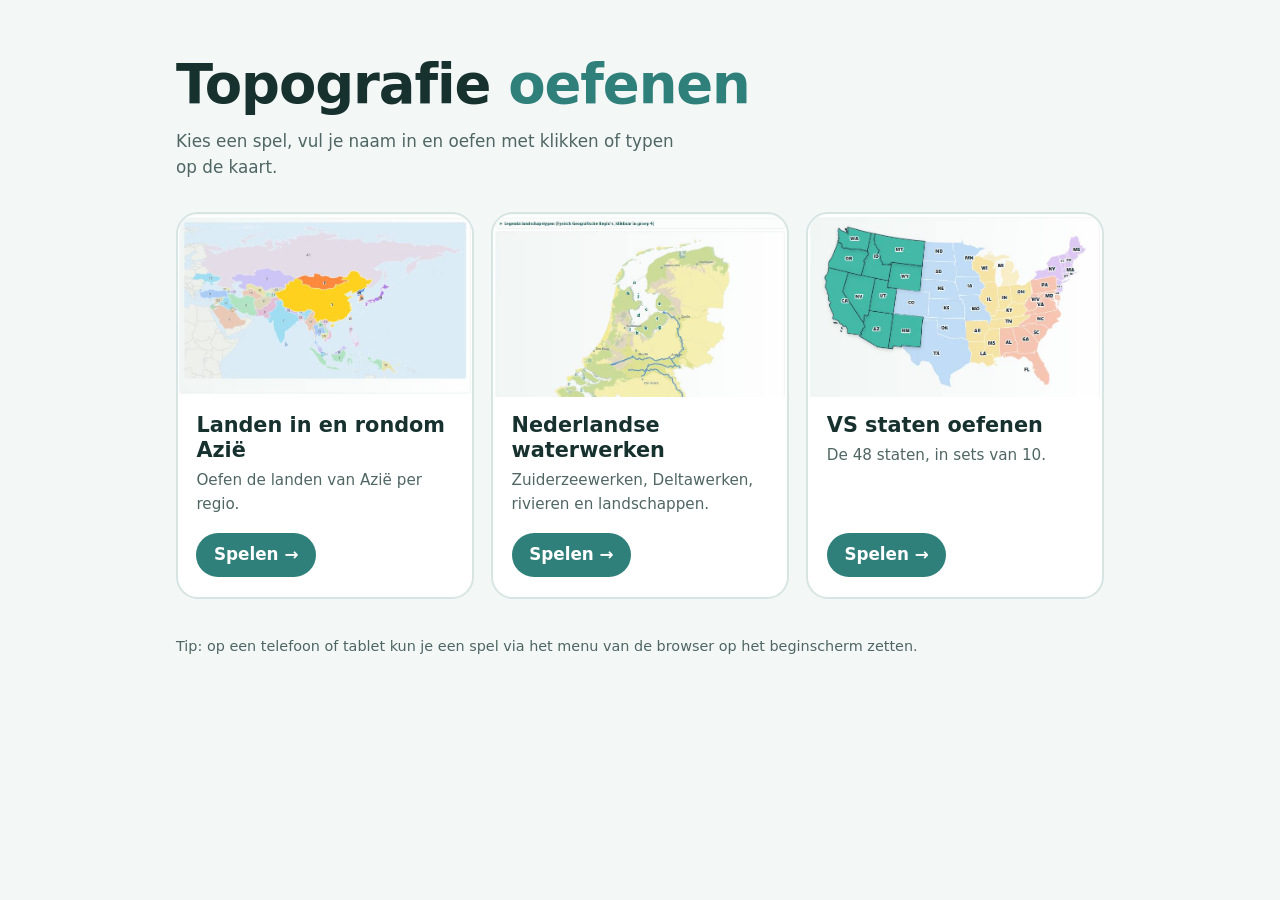
<file: index.html>
<!doctype html>
<html lang="nl">
<head>
<meta charset="utf-8">
<meta name="viewport" content="width=device-width, initial-scale=1">
<title>Topografie oefenen</title>
<meta name="robots" content="noindex, nofollow">
<meta name="description" content="Oefenspellen voor topografie: landen in Azië, Nederlandse waterwerken en de staten van de VS.">
<link rel="icon" href="data:,">
<meta name="theme-color" content="#2f7f7a">
<style>
:root{--bg:#F3F7F6;--ink:#17312E;--muted:#4F6662;--teal:#2F7F7A;--card:#fff;--line:#D7E5E2}
*{box-sizing:border-box}
body{margin:0;background:var(--bg);color:var(--ink);font:1.05rem/1.55 system-ui,-apple-system,"Segoe UI",Roboto,Arial,sans-serif}
.wrap{max-width:62rem;margin:0 auto;padding:2.5rem 1rem 3rem}
@media (min-width:48rem){.wrap{padding:3.5rem 2rem 4rem}}
h1{margin:0;font-size:clamp(2.2rem,7vw,3.4rem);line-height:1.05;letter-spacing:-.02em}
h1 span{color:var(--teal)}
.lead{margin:.9rem 0 2rem;color:var(--muted);max-width:32rem}
.games{list-style:none;margin:0;padding:0;display:grid;gap:1.1rem}
@media (min-width:44rem){.games{grid-template-columns:repeat(3,1fr)}}
.game{position:relative;display:flex;flex-direction:column;height:100%;background:var(--card);border:2px solid var(--line);border-radius:22px;overflow:hidden;transition:transform .25s ease,border-color .25s,box-shadow .25s}
.game:hover{transform:translateY(-4px) rotate(-.4deg);border-color:var(--teal);box-shadow:0 18px 30px -20px rgba(23,49,46,.5)}
.game:nth-child(2):hover{transform:translateY(-4px) rotate(.4deg)}
.thumb{aspect-ratio:16/10;overflow:hidden;background:#E3EEEC}
.thumb img{width:100%;height:100%;object-fit:cover;object-position:50% 20%;display:block}
.body{padding:1rem 1.15rem 1.25rem;display:flex;flex-direction:column;flex:1}
h2{margin:0;font-size:1.3rem;line-height:1.2}
h2 a{color:inherit;text-decoration:none}
h2 a::after{content:"";position:absolute;inset:0}
.game:has(a:focus-visible){outline:4px solid #F2B84B;outline-offset:3px}
h2 a:focus-visible{outline:none}
.body p{margin:.4rem 0 0;color:var(--muted);font-size:.95rem}
.go{margin-top:auto;padding-top:1rem}
.go span{display:inline-flex;align-items:center;gap:.4rem;min-height:44px;padding:.55rem 1.1rem;border-radius:999px;background:var(--teal);color:#fff;font-weight:700}
.tip{margin:2.25rem 0 0;font-size:.9rem;color:var(--muted)}
@media (prefers-reduced-motion:reduce){*{transition:none!important}}
</style>
</head>
<body>
<main class="wrap">
  <h1>Topografie <span>oefenen</span></h1>
  <p class="lead">Kies een spel, vul je naam in en oefen met klikken of typen op de kaart.</p>
  <ul class="games">
    <li class="game">
      <div class="thumb"><img src="img/azie.jpg" width="699" height="430" alt="Kaart van Azië met genummerde landen."></div>
      <div class="body">
        <h2><a href="azie-landen-spel/">Landen in en rondom Azië</a></h2>
        <p>Oefen de landen van Azië per regio.</p>
        <div class="go" aria-hidden="true"><span>Spelen →</span></div>
      </div>
    </li>
    <li class="game">
      <div class="thumb"><img src="img/water.jpg" width="699" height="433" alt="Kaart van Nederland met waterwerken en rivieren."></div>
      <div class="body">
        <h2><a href="nl-waterwerken-spel/">Nederlandse waterwerken</a></h2>
        <p>Zuiderzeewerken, Deltawerken, rivieren en landschappen.</p>
        <div class="go" aria-hidden="true"><span>Spelen →</span></div>
      </div>
    </li>
    <li class="game">
      <div class="thumb"><img src="img/vs.jpg" width="699" height="433" alt="Kaart van de Verenigde Staten met afkortingen van de staten."></div>
      <div class="body">
        <h2><a href="vs-staten-spel/">VS staten oefenen</a></h2>
        <p>De 48 staten, in sets van 10.</p>
        <div class="go" aria-hidden="true"><span>Spelen →</span></div>
      </div>
    </li>
  </ul>
  <p class="tip">Tip: op een telefoon of tablet kun je een spel via het menu van de browser op het beginscherm zetten.</p>
</main>
</body>
</html>
</file>
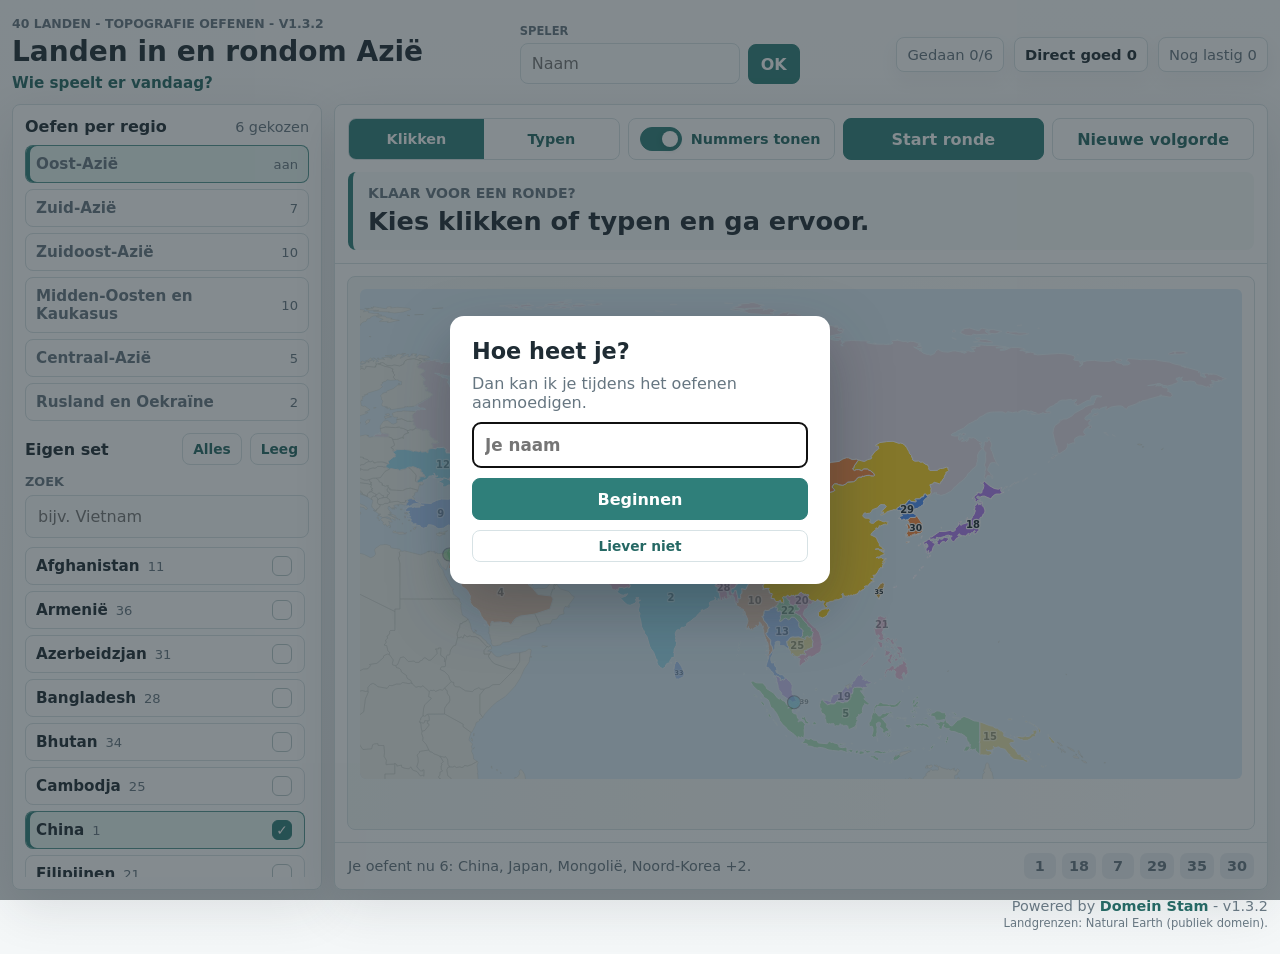
<file: azie-landen-spel/index.html>
<!doctype html>
<html lang="nl">
  <head>
    <meta charset="utf-8" />
    <meta name="robots" content="noindex, nofollow">
    <meta name="viewport" content="width=device-width, initial-scale=1" />
    <meta name="theme-color" content="#2f7f7a" />
    <meta name="mobile-web-app-capable" content="yes" />
    <meta name="apple-mobile-web-app-capable" content="yes" />
    <meta name="apple-mobile-web-app-title" content="Azie Landen" />
    <title>Landen in en rondom Azië</title>
    <link rel="manifest" href="manifest.webmanifest" />
    <link rel="icon" href="icon.svg" type="image/svg+xml" />
    <link rel="stylesheet" href="styles.css?v=1.3.2" />
  </head>
  <body>
    <div class="toast" id="toast" role="status" aria-live="polite"></div>
    <div class="name-gate" id="nameGate" role="dialog" aria-modal="true" aria-labelledby="nameGateTitle" hidden>
      <form class="name-gate-card" id="nameGateForm">
        <h2 id="nameGateTitle">Hoe heet je?</h2>
        <p>Dan kan ik je tijdens het oefenen aanmoedigen.</p>
        <input id="nameGateInput" type="text" autocomplete="given-name" maxlength="24" placeholder="Je naam" aria-label="Je naam" />
        <button type="submit" class="primary-btn">Beginnen</button>
        <button type="button" class="ghost-btn" id="nameGateSkip">Liever niet</button>
      </form>
    </div>
    <main class="app-shell">
      <header class="topbar">
        <div>
          <p class="eyebrow">40 landen - topografie oefenen - <span id="appVersionTop"></span></p>
          <h1>Landen in en rondom Azië</h1>
          <p class="player-greeting" id="playerGreeting">Wie speelt er vandaag?</p>
        </div>
        <form class="player-form" id="playerForm">
          <label>
            <span>Speler</span>
            <input id="playerNameInput" type="text" autocomplete="name" maxlength="24" placeholder="Naam" />
          </label>
          <button type="submit">OK</button>
        </form>
        <div class="score-panel" aria-live="polite">
          <span id="progressText">Gedaan 0/0</span>
          <strong id="scoreText">Direct goed 0</strong>
          <span id="streakText">Nog lastig 0</span>
        </div>
      </header>

      <section class="workspace">
        <aside class="side-panel" aria-label="Landen kiezen">
          <section class="panel-block">
            <div class="block-head">
              <h2>Oefen per regio</h2>
              <span id="selectedCount">0 gekozen</span>
            </div>
            <div class="batch-grid" id="batchGrid"></div>
          </section>

          <section class="panel-block state-picker">
            <div class="block-head">
              <h2>Eigen set</h2>
              <div class="small-actions">
                <button type="button" class="ghost-btn" id="selectAllBtn">Alles</button>
                <button type="button" class="ghost-btn" id="clearBtn">Leeg</button>
              </div>
            </div>
            <label class="search-box">
              <span>Zoek</span>
              <input id="searchInput" type="search" autocomplete="off" placeholder="bijv. Vietnam" />
            </label>
            <div class="state-list" id="stateList"></div>
          </section>
        </aside>

        <section class="play-panel" aria-label="Spel">
          <button type="button" class="exit-fullscreen-btn" id="exitFullscreenBtn" aria-label="Sluit volledig scherm">
            <span>✕ Sluiten</span>
            <span id="exitFullscreenProgress" class="exit-fullscreen-progress"></span>
          </button>
          <div class="quiz-bar">
            <div class="game-actions">
              <div class="mode-control" role="radiogroup" aria-label="Oefenmodus">
                <label>
                  <input type="radio" name="practiceMode" value="click" checked />
                  <span>Klikken</span>
                </label>
                <label>
                  <input type="radio" name="practiceMode" value="type" />
                  <span>Typen</span>
                </label>
              </div>
              <label class="toggle-control">
                <input id="labelToggle" type="checkbox" checked />
                <span>Nummers tonen</span>
              </label>
              <button type="button" class="primary-btn" id="startBtn">Start ronde</button>
              <button type="button" class="secondary-btn" id="shuffleBtn">Nieuwe volgorde</button>
              <button type="button" class="secondary-btn repeat-btn is-hidden" id="repeatBtn">
                Herhaal moeilijke landen
              </button>
            </div>
            <div class="question-area">
              <p class="round-label" id="roundLabel">Klaar voor een ronde?</p>
              <h2 id="promptText">Kies klikken of typen en ga ervoor.</h2>
              <form class="typing-form" id="typingForm">
                <input
                  id="typedAnswer"
                  type="text"
                  autocomplete="off"
                  aria-label="Naam van het land"
                  placeholder="Naam van het land"
                  disabled
                />
                <button type="submit" id="typingSubmit" disabled>Controleer</button>
                <span id="typingMessage" aria-live="polite"></span>
              </form>
            </div>
          </div>

          <div class="map-shell">
            <div class="map-scroll" aria-label="Klikbare kaart van Azië">
              <div class="real-map" id="mapGrid">
<svg xmlns="http://www.w3.org/2000/svg" id="azieMap" width="900" height="500" viewBox="0 0 900 500" preserveAspectRatio="xMidYMid meet">
<title>Kaart van landen in en rondom Azië</title>
<desc>Landgrenzen gebaseerd op Natural Earth (publiek domein, naturalearthdata.com), 1:50m admin-0 countries.</desc>
<g id="background"><path d="M68.3,508.4L63.7,508.7L60.8,510.1L60.0,512.9L55.8,514.8L51.1,520.2L49.9,520.6L45.2,520.2L39.5,517.9L32.6,518.6L26.3,513.3L25.7,511.5L25.4,494.9L35.5,494.8L35.5,484.0L37.6,485.4L37.6,486.8L42.3,485.8L42.6,487.9L46.1,489.2L50.1,489.6L51.8,487.6L53.9,491.0L58.2,492.4L61.3,496.8L64.1,496.2L65.2,497.1L65.3,490.6L63.8,491.0L63.7,491.9L61.6,491.6L58.1,487.6L59.4,482.4L59.2,478.0L58.2,475.6L60.6,473.4L60.7,471.9L70.2,470.4L71.6,472.4L73.7,472.7L74.9,474.0L78.7,475.3L81.2,476.6L81.6,477.7L82.6,477.7L85.0,482.4L83.0,484.1L83.6,485.5L82.8,486.8L82.9,490.4L84.2,491.6L81.7,493.0L81.5,496.0L80.0,497.9L81.6,500.1L82.7,500.1L67.5,505.1ZM184.1,343.6L180.2,345.4L179.7,348.7L176.5,350.3L165.1,353.9L161.6,356.9L158.1,356.9L152.0,359.9L146.2,360.5L143.1,363.2L137.8,364.2L135.1,363.8L133.8,360.9L134.1,358.7L133.1,357.1L132.3,352.4L130.9,350.9L131.6,350.4L131.6,345.0L133.5,343.4L133.6,340.0L134.4,339.4L137.3,340.2L143.6,339.7L151.7,340.5L153.8,342.1L155.3,341.3L159.0,335.9L164.2,333.6L178.5,331.7ZM187.6,364.1L191.4,364.5L187.3,365.7L185.3,364.6L186.4,363.7ZM764.0,504.2L764.3,505.9L765.7,504.8L766.3,507.4L765.8,508.1L764.1,508.3L763.4,507.2L763.1,503.3ZM721.0,393.8L720.1,393.1L720.9,393.1ZM651.7,360.9L651.3,360.1L652.4,359.1ZM799.6,161.4L798.0,161.2L799.9,160.7ZM818.4,163.9L817.6,163.8L819.7,162.7ZM795.0,158.1L798.1,158.9L795.6,159.4L793.3,158.5ZM200.5,297.7L201.0,301.1L199.3,302.4L199.0,301.3L197.9,301.7L197.8,304.9L198.9,305.8L196.3,306.4L194.5,313.1L181.4,311.6L176.4,305.5L176.6,304.4L178.1,306.2L181.9,305.3L188.2,305.7L190.8,304.7L192.6,302.0L198.7,297.0L199.4,295.6L199.7,297.5ZM86.2,433.7L70.5,433.6L68.2,434.1L66.0,436.1L65.4,435.4L64.2,435.7L64.9,428.1L66.0,424.4L72.7,418.1L72.3,417.0L70.0,416.0L70.6,410.8L71.7,409.6L74.2,409.8L75.5,409.2L77.2,410.6L81.6,408.8L84.1,409.4L86.6,407.0L87.6,409.1L89.0,409.9L89.0,412.4L91.4,415.9L91.7,419.8L90.8,422.2L89.2,423.3L86.4,427.7ZM551.4,477.1L550.8,475.6L551.8,474.7L550.6,474.2L551.9,472.7L561.1,471.0L562.7,471.6ZM546.1,476.2L548.2,475.5L547.4,476.7ZM114.8,460.1L114.7,461.5L113.2,460.1L113.8,457.8ZM116.7,453.6L116.1,456.3L115.7,453.7ZM81.2,476.6L76.2,474.8L73.2,472.5L71.3,472.2L67.4,464.5L64.0,460.8L64.3,457.8L62.9,453.6L63.3,451.3L66.1,450.5L70.5,444.9L70.3,443.8L68.5,443.0L69.0,441.0L70.6,440.5L70.8,439.5L70.5,436.5L69.0,434.0L86.6,433.7L105.3,444.1L105.1,446.4L113.4,452.5L111.2,459.5L111.6,460.9L115.0,464.4L113.7,466.9L114.5,469.4L113.8,471.7L115.5,475.5L115.9,479.6L119.7,482.0L113.9,485.3L109.7,486.8L106.7,486.2L105.7,487.7L103.9,488.3L101.9,487.6L98.5,488.3L96.5,487.0L94.7,487.8L91.6,487.6L89.8,485.1L89.6,480.8L88.4,478.2L86.7,477.0L86.2,477.9ZM115.9,469.3L115.3,469.1L116.9,467.6ZM10.6,133.5L9.3,134.2L9.7,135.7L5.8,138.2L6.6,137.3L5.6,136.4L5.8,134.9L7.8,133.5ZM-2.4,141.4L-3.1,141.3L-3.0,140.0L0.6,136.1ZM-28.6,127.4L-27.3,127.9L-26.5,126.1L-27.1,124.5L-23.0,121.9L-22.5,120.1L-24.0,117.3L-21.9,117.0L-21.0,115.5L-24.7,113.7L-24.0,110.8L-24.9,109.2L-24.4,107.1L-25.5,105.7L-24.6,104.1L-21.5,102.0L-15.5,102.0L-14.6,101.2L-14.9,99.7L-17.1,99.1L-12.9,95.4L-12.1,92.9L-12.5,91.2L-7.7,90.3L-8.0,89.3L-3.0,86.5L-4.1,84.2L1.7,81.1L4.7,81.8L6.0,80.6L5.9,78.9L15.2,79.8L16.5,79.2L15.1,78.9L17.1,77.3L15.9,76.4L19.9,76.6L25.5,79.0L29.9,79.8L33.9,81.9L33.2,82.3L32.9,84.4L34.4,84.6L33.9,86.1L35.7,87.7L34.2,89.4L34.2,90.5L36.5,92.8L31.1,93.2L27.6,92.5L26.8,93.9L23.3,94.9L23.5,95.6L22.5,95.3L23.3,96.3L21.1,97.9L23.1,99.7L19.2,102.7L8.2,106.2L6.7,107.2L7.7,107.2L7.5,107.7L4.5,107.8L5.3,109.2L1.9,109.9L3.2,111.1L1.9,112.9L2.4,113.9L1.0,113.7L0.7,114.4L1.3,118.9L3.4,119.7L4.9,119.4L10.2,123.3L4.9,125.7L8.3,125.9L6.6,127.0L-0.1,129.3L-4.0,129.4L-0.4,130.1L-1.8,130.4L-1.2,131.6L-2.3,133.6L-1.8,135.2L-2.7,136.4L-2.4,137.4L-5.1,141.7L-11.7,142.2L-11.5,142.7L-14.2,143.7L-13.6,145.3L-14.4,145.9L-21.0,145.9L-20.5,144.1L-23.1,141.4L-21.4,141.5L-22.2,140.6L-21.1,140.5L-21.0,139.7L-23.4,138.2L-26.9,134.1L-27.0,132.8L-28.3,132.0L-28.4,130.9L-29.3,130.8L-29.9,127.6ZM86.6,407.0L84.1,409.4L81.6,408.8L77.2,410.6L75.5,409.2L74.2,409.8L72.2,409.3L70.6,410.8L64.0,404.9L62.4,406.2L59.8,405.6L57.1,406.4L53.5,403.2L51.8,399.4L48.5,397.6L47.5,395.6L47.8,394.7L42.2,390.7L41.8,388.7L40.1,387.1L37.2,386.3L36.5,384.2L38.4,383.2L41.2,376.1L44.9,375.4L49.3,380.2L55.5,379.6L56.4,381.0L60.4,381.0L61.1,379.6L63.6,378.7L64.3,377.2L66.3,376.1L70.2,378.9L72.2,378.7L78.7,372.0L78.3,368.8L76.9,367.3L80.3,367.3L80.2,366.2L82.6,366.2L82.3,373.7L86.3,376.6L86.1,380.1L87.1,380.3L87.3,384.3L86.5,385.5L83.1,385.5L81.6,388.3L86.2,390.3L90.4,394.6L91.8,398.7L93.2,400.5ZM87.1,380.3L86.1,380.1L86.3,376.6L82.3,373.7L82.6,366.2L80.2,366.2L80.3,367.3L76.9,367.3L78.3,368.8L78.7,372.0L72.2,378.7L70.2,378.9L66.3,376.1L64.3,377.2L63.6,378.7L61.1,379.6L60.4,381.0L56.4,381.0L55.5,379.6L49.3,380.2L44.9,375.4L41.2,376.1L38.4,383.2L36.5,384.4L33.4,383.6L33.0,382.1L33.9,378.5L29.9,372.9L30.2,370.7L28.5,369.5L27.3,364.0L24.6,363.3L26.7,360.6L26.1,358.2L28.3,356.3L27.5,354.3L28.9,353.5L30.3,351.2L30.3,349.3L31.1,348.5L35.6,348.4L35.6,326.6L40.7,326.5L40.7,316.3L72.5,316.4L73.5,315.3L73.6,316.3L101.4,316.3L101.7,318.4L103.4,320.9L102.8,321.5L103.0,325.9L104.4,332.6L110.3,336.7L108.4,338.9L104.8,340.2L104.1,341.5L102.1,341.5L101.6,345.4L99.1,351.4L99.6,355.8L97.6,363.5L95.3,364.2L92.4,368.3L91.5,373.1L90.7,373.7L89.7,373.1L88.5,374.2ZM125.2,437.2L122.3,433.0L122.3,414.1L127.7,407.5L131.6,406.7L135.6,403.8L142.6,403.5L158.1,387.8L162.9,380.3L163.0,371.1L168.9,369.7L172.4,367.4L174.8,368.2L173.6,375.3L174.5,374.7L175.4,375.6L173.1,375.8L172.6,380.5L167.6,387.9L163.5,397.1L158.0,405.6L148.2,415.9L139.5,421.5L135.0,425.4L127.4,433.5ZM163.0,371.1L162.9,380.3L158.1,387.8L153.0,387.8L137.9,382.7L134.7,380.2L130.9,374.5L133.9,369.9L137.0,373.5L139.7,375.4L142.6,375.3L147.0,373.3L150.8,373.7L155.1,371.6ZM760.9,483.5L759.1,483.6L760.3,483.0ZM737.5,477.7L737.5,478.4L736.8,478.0L736.6,476.3ZM730.4,474.5L731.7,475.2L730.1,474.9ZM718.2,470.6L718.5,472.5L717.1,470.8L715.4,470.7L716.8,469.2ZM719.9,472.9L719.1,473.1L718.9,472.3L719.9,472.1ZM716.3,473.0L715.4,472.3L716.2,471.5ZM712.7,469.0L712.0,467.2L713.3,468.0ZM715.2,469.9L714.1,469.5L714.4,468.7L715.2,469.1ZM728.3,475.9L729.4,476.7L731.4,476.6L733.8,478.9L728.6,478.4L727.6,476.9ZM729.0,472.1L724.2,469.6L721.7,467.1L726.7,469.5L728.8,471.1ZM716.8,466.0L714.8,465.9L711.5,462.4L714.4,463.7ZM733.4,471.0L736.6,477.6L733.5,474.3L732.6,471.3ZM738.3,481.6L740.3,481.9L741.7,483.8L738.7,483.2L736.2,480.6ZM28.3,178.2L26.1,181.7L24.1,181.9L22.7,180.9L17.8,181.0L17.0,182.2L15.1,182.9L13.4,182.5L9.1,183.7L8.8,184.8L3.2,184.6L0.4,183.5L-0.7,181.7L0.7,179.4L3.9,179.1L8.1,176.1L11.0,176.5L12.5,175.5L14.2,176.7L14.3,177.6L17.2,176.6L22.2,176.4ZM-2.5,191.3L-7.0,192.9L-6.9,194.6L-8.8,195.2L-9.0,196.7L-11.3,196.5L-12.4,195.6L-13.4,196.5L-17.3,196.5L-15.9,195.8L-17.9,193.9L-17.2,193.0L-18.5,192.5L-16.8,191.2L-12.5,191.8L-10.7,190.8L-5.3,190.4L-4.6,189.5L-3.7,189.5ZM22.2,199.9L26.0,201.3L28.0,200.5L29.2,201.0L28.1,201.6L29.1,202.9L27.4,205.2L28.3,206.9L30.5,208.2L29.1,209.8L27.9,210.0L27.7,212.6L23.3,213.0L24.2,210.9L22.4,210.5L19.4,207.9L17.1,210.1L11.3,206.9L12.7,205.9L11.5,204.3L13.2,203.9L10.8,202.2L12.0,199.6L10.2,199.5L10.9,198.0L12.2,197.9L10.2,196.9L9.4,194.7L12.9,193.1L16.4,193.2L19.3,195.2L19.4,196.6L22.9,198.2L22.2,198.9L23.1,199.5ZM64.2,435.7L65.4,435.4L66.0,436.1L68.9,434.0L70.5,436.5L70.6,440.5L66.0,440.5L65.7,442.4L64.8,442.8L63.2,442.9L61.7,441.8L60.8,442.3L60.5,441.1L61.9,439.8L62.0,437.8ZM57.2,196.7L60.0,197.8L63.3,196.8L64.8,197.7L64.1,199.8L61.5,200.2L61.7,199.1L60.7,199.4L59.1,205.4L51.5,203.2L47.0,204.0L43.4,205.8L30.2,204.9L30.8,203.7L28.0,201.9L29.2,201.0L28.0,200.5L26.0,201.3L22.2,199.9L23.1,199.5L22.2,198.9L22.9,198.2L19.4,196.6L19.3,195.2L16.5,193.3L21.0,192.4L25.5,186.2L31.3,183.2L38.7,184.0L40.3,185.1L46.7,183.7L47.5,182.6L49.6,182.3L50.9,182.9L56.5,188.9L57.3,190.6L56.5,195.9ZM174.8,303.0L172.7,302.7L172.2,299.0L173.5,296.0L174.8,295.1L176.2,296.4L176.6,300.8ZM33.7,165.7L36.2,169.0L35.6,169.5L36.2,170.8L29.1,175.5L29.6,178.5L23.7,176.5L17.2,176.6L15.6,177.6L14.1,177.5L14.2,176.7L12.5,175.5L10.0,176.5L8.0,174.1L3.2,172.9L3.6,171.9L-0.6,171.3L-0.1,172.3L-1.8,172.9L-4.0,171.3L-3.0,170.5L-3.7,170.1L-5.1,170.3L-10.2,168.3L-11.2,169.1L-10.1,167.1L-12.2,164.1L-11.5,162.8L-12.5,161.4L-12.1,160.6L-14.6,158.8L-13.2,157.1L-14.0,154.4L-12.3,154.9L-12.5,154.0L-14.3,153.5L5.5,148.8L9.0,149.6L7.3,149.3L8.5,150.9L10.1,151.3L13.3,150.7L30.1,151.1L32.9,152.3L35.1,158.0L35.2,159.7L31.5,161.8L33.9,163.1ZM600.0,390.9L599.6,390.2L600.3,389.2ZM212.9,325.4L212.5,324.8L213.7,323.1L214.0,323.9ZM184.1,343.6L178.5,331.7L193.8,326.6L197.1,316.3L194.8,312.7L194.9,311.0L196.5,307.5L196.3,306.4L198.9,305.8L197.8,304.9L197.9,301.7L199.0,301.3L199.3,302.4L201.0,301.1L202.2,303.7L204.7,306.2L213.1,308.6L216.5,313.0L218.5,313.7L218.4,315.2L211.6,324.5L210.2,324.4L210.0,323.5L208.5,325.3L207.7,328.2L208.2,331.5L203.2,332.9L200.9,336.8L196.3,337.5L194.2,341.6L189.1,341.8ZM200.5,297.7L199.7,297.5L199.4,295.6L200.9,294.1ZM18.5,76.3L15.9,76.4L17.1,77.3L15.1,78.9L16.5,79.2L15.2,79.8L6.6,78.8L5.9,78.9L6.0,80.6L4.7,81.8L1.7,81.1L-1.1,82.2L-2.2,83.6L-4.5,84.6L-3.0,86.5L-8.0,89.3L-7.7,90.3L-12.5,91.2L-12.1,92.9L-12.9,95.4L-17.1,99.1L-14.9,99.7L-15.0,101.6L-21.5,102.0L-24.6,104.1L-25.5,105.7L-24.4,107.1L-24.9,109.2L-24.0,110.8L-24.7,113.7L-21.0,115.5L-21.9,117.0L-24.0,117.3L-22.5,120.1L-23.0,121.9L-27.1,124.5L-26.5,126.1L-27.3,127.9L-31.5,126.6L-32.7,123.7L-34.8,127.5L-36.5,127.8L-38.0,127.0L-37.5,127.7L-45.1,131.9L-51.0,132.5L-51.6,131.9L-53.1,132.2L-52.8,131.3L-55.8,130.7L-58.6,128.9L-58.1,127.5L-55.6,128.2L-54.3,127.5L-55.6,127.8L-56.7,127.1L-56.4,126.0L-54.1,124.7L-59.4,126.7L-60.6,126.4L-59.7,124.3L-55.0,123.4L-57.5,123.1L-55.4,121.3L-53.5,120.4L-53.4,121.7L-51.0,119.8L-55.3,120.7L-60.5,124.3L-60.2,122.0L-57.7,121.8L-59.8,121.4L-60.5,120.2L-57.9,118.9L-60.6,119.2L-61.2,117.2L-52.2,116.6L-50.8,117.6L-50.8,116.9L-47.9,116.3L-49.3,115.8L-48.8,115.1L-50.1,116.5L-53.1,115.9L-54.2,116.7L-60.7,116.4L-61.2,115.1L-59.5,114.9L-61.6,113.7L-61.6,112.9L-52.4,112.9L-59.9,112.6L-60.7,112.1L-60.5,111.4L-57.6,110.3L-52.6,109.9L-55.4,110.2L-54.3,109.1L-48.1,109.4L-47.5,109.3L-48.3,108.8L-45.4,108.5L-52.4,108.6L-51.3,107.5L-48.1,106.6L-45.4,106.7L-42.7,107.9L-45.1,106.3L-42.7,105.4L-44.1,104.6L-43.0,104.1L-40.1,104.1L-40.0,104.8L-37.3,104.0L-35.6,105.1L-31.8,104.8L-32.0,104.0L-28.7,103.0L-29.7,102.6L-28.3,102.0L-30.2,102.1L-31.0,102.4L-30.4,102.8L-30.9,103.2L-35.4,104.5L-37.9,103.5L-32.8,99.9L-27.4,97.9L-29.1,98.2L-28.1,97.1L-24.7,96.0L-22.9,96.4L-20.8,95.2L-23.4,96.0L-24.8,95.5L-22.0,92.3L-20.2,92.1L-21.5,91.3L-15.1,90.3L-19.8,90.7L-19.3,88.6L-15.5,87.8L-17.1,87.2L-14.8,86.1L-8.1,85.7L-13.1,85.4L-10.4,83.8L-7.2,85.0L-6.7,84.1L-8.9,83.7L-8.7,82.8L-11.3,83.3L-11.2,82.6L-9.5,81.8L-7.0,81.9L-8.7,81.4L-5.1,80.5L-3.5,82.2L-3.1,81.2L-4.1,80.0L2.8,79.5L-2.5,78.9L5.6,75.7L6.4,74.1L9.5,74.9L8.2,74.0L13.7,72.4L13.5,74.4L15.1,72.3L17.0,71.7L17.0,73.4L15.9,74.8L19.1,73.9L18.0,73.0L18.5,71.9L22.6,71.4L25.4,72.3L24.5,71.1L22.2,70.2L29.0,69.5L32.4,71.5L32.5,70.2L35.9,69.0L37.9,67.8L37.1,67.2L39.6,66.3L44.8,67.3L42.2,68.6L41.0,70.9L48.5,66.8L49.7,67.1L48.8,68.0L48.9,69.3L51.0,68.8L52.0,67.6L53.8,67.3L52.2,66.6L54.1,65.9L58.1,66.5L55.6,68.0L57.5,68.0L57.1,70.2L60.4,67.0L65.0,68.1L66.7,67.8L71.2,69.7L67.7,70.8L60.1,70.7L64.3,71.5L64.8,72.7L66.8,72.9L67.5,72.1L68.5,72.8L70.8,72.5L71.0,73.2L70.4,73.8L67.1,73.3L66.8,74.3L63.2,75.0L61.1,76.4L60.4,75.6L62.9,74.1L61.9,73.1L54.8,71.1L48.6,71.9L46.3,73.0L44.7,75.1L44.6,76.6L40.5,78.6L35.0,77.5L32.3,78.3L27.6,78.0L23.4,75.1L20.7,75.4L20.7,76.3ZM66.1,72.5L65.0,72.5L65.5,71.9L66.6,72.3ZM32.9,67.3L29.7,68.7L25.5,68.1ZM43.8,65.6L46.7,66.1L42.4,66.2ZM33.8,68.6L32.0,69.9L30.2,69.5ZM35.8,68.5L34.0,68.0L35.5,67.9ZM14.1,70.3L15.8,70.9L14.2,71.0L13.3,70.1ZM19.3,71.0L17.4,70.8L18.6,70.3L19.5,70.4ZM11.5,71.1L13.3,71.3L9.1,73.6L5.4,73.5L8.5,72.5L10.9,70.2ZM2.6,73.5L5.5,74.5L4.9,75.5L-1.0,76.2L0.0,74.7L1.8,74.6L1.2,74.1ZM-6.3,78.8L-3.7,77.2L-2.3,78.0L-5.2,79.6L-14.0,80.7L-8.1,78.5L-7.3,77.2L-7.7,76.3L-4.4,75.1L-6.1,76.4L-5.5,77.9ZM11.3,49.0L9.2,48.5L11.1,48.4ZM50.4,27.3L48.0,26.6L51.1,27.1ZM79.2,19.8L73.9,19.9L84.8,19.3ZM23.5,27.6L25.7,27.7L27.0,29.4L32.9,29.8L31.2,30.7L40.3,31.9L29.6,34.3L27.7,34.1L29.0,32.9L20.0,33.4L19.8,32.8L23.7,31.0L16.5,28.2ZM19.9,19.1L27.0,20.2L27.8,18.4L30.7,18.0L32.2,18.2L31.2,19.5L37.8,18.6L50.3,19.6L52.0,20.9L44.1,23.5L35.4,24.5L29.1,23.8L29.9,23.4L16.0,23.0L13.6,22.5L19.3,21.7L8.8,21.6L6.4,20.8L9.5,20.2L4.7,19.7L12.0,19.8L12.9,19.6L11.1,18.7L14.0,19.2L14.3,18.7L13.3,18.0L13.9,18.0ZM-1.1,20.9L4.3,21.4L4.9,21.9L3.4,23.5L7.1,22.4L9.3,23.3L8.6,24.2L14.8,25.2L18.4,25.0L19.2,25.2L17.9,25.6L22.4,26.8L13.7,27.5L11.0,28.7L10.2,30.2L7.3,30.5L6.3,33.0L3.2,33.7L0.8,35.5L1.3,35.9L-0.1,36.7L0.3,37.5L-1.5,37.9L-13.4,34.5L-15.3,33.1L0.2,31.6L-0.4,31.1L-14.8,31.8L-16.9,30.5L0.9,28.5L-2.8,28.0L-1.1,27.2L-8.1,28.2L-8.9,27.6L-8.2,26.7L-10.1,27.4L-11.8,26.9L-12.9,27.2L-13.1,28.1L-12.0,28.5L-19.6,29.4L-28.7,25.8L-23.5,25.7L-25.6,25.4L-26.1,24.7L-25.1,24.1L-25.6,24.0L-29.6,24.8L-32.0,22.9L-31.6,22.2L-32.2,21.6L-24.0,21.9L-24.4,21.4L-16.9,21.1L-15.7,21.6L-22.7,22.6L-18.7,22.6L-15.5,23.8L-15.1,22.5L-11.1,21.6L-3.3,25.6L-6.0,21.9L-3.8,20.2ZM61.5,26.0L64.8,26.0L55.6,26.3ZM72.9,542.9L78.7,537.2L79.0,534.0L81.6,530.5L80.5,527.5L80.9,526.0L80.1,525.2L81.6,522.2L81.4,513.8L76.2,512.4L72.6,510.3L68.4,510.1L67.5,505.1L82.7,500.1L84.9,502.9L88.6,502.2L89.6,505.8L88.0,509.6L88.9,511.5L92.2,514.5L92.2,515.7L93.2,515.9L92.7,513.1L93.7,511.0L95.7,510.5L96.4,504.5L93.1,499.5L89.6,496.7L88.6,490.6L89.9,487.9L94.7,487.8L96.5,487.0L98.5,488.3L101.9,487.6L103.9,488.3L105.7,487.7L106.7,486.2L109.7,486.8L113.9,485.3L119.7,482.0L120.5,483.0L119.4,486.4L120.3,493.0L119.6,494.8L120.2,494.8L120.6,502.7L121.3,502.1L121.7,503.7L120.2,507.5L116.3,511.7L116.6,512.4L112.7,515.2L104.7,518.2L101.7,520.4L99.0,524.3L98.3,524.1L98.1,524.8L96.2,525.5L91.6,529.7L90.0,529.1L90.3,533.0L91.7,534.7L93.2,539.0L93.4,542.8L94.2,541.4L94.5,542.1L94.8,545.7L93.7,550.0L94.6,550.1L94.3,551.4L91.8,554.3L83.4,557.5L80.6,559.4L79.5,561.2L80.9,562.6L81.4,561.7L81.1,565.6L77.1,565.5L76.1,560.1L76.5,553.4L74.2,548.4ZM11.2,206.5L17.1,209.9L15.6,210.4L15.7,211.4L15.0,211.7L13.5,211.1L11.6,213.4L12.0,215.0L7.3,211.6L7.9,211.0L7.4,209.2L9.4,207.4L10.3,207.7L10.0,206.5ZM49.1,182.3L53.8,181.2L61.9,183.9L61.9,186.3L64.0,187.4L64.1,189.0L65.7,189.6L65.9,191.1L67.0,191.7L61.0,191.5L61.0,193.6L58.6,195.6L58.7,196.3L57.2,196.7L56.5,195.9L57.3,190.6L56.5,188.9L50.9,182.9ZM82.7,500.1L81.6,500.1L80.0,497.9L81.5,496.0L81.7,493.0L84.2,491.6L82.9,490.4L82.8,486.8L83.6,485.5L83.0,484.1L85.0,482.4L81.5,476.5L86.2,477.9L86.7,477.0L89.4,479.7L89.8,485.1L91.6,487.6L89.9,487.9L88.6,490.6L89.6,496.7L93.1,499.5L96.4,504.5L95.7,510.5L93.7,511.0L92.7,513.1L93.2,515.9L92.2,515.7L92.2,514.5L88.9,511.5L88.0,509.6L89.5,506.6L89.3,503.1L88.4,502.1L84.9,502.9ZM166.0,492.0L168.0,495.3L169.6,503.7L170.6,505.9L170.4,508.3L169.3,510.0L167.8,507.4L166.7,507.8L167.5,512.7L165.6,516.5L165.1,522.1L154.0,555.0L151.7,556.9L148.8,557.3L145.4,559.0L143.4,558.9L137.9,556.1L136.1,552.6L136.3,548.6L134.0,542.8L135.2,537.5L136.7,536.6L139.8,530.2L140.0,527.7L138.0,521.9L137.6,517.3L139.9,513.8L140.2,511.3L148.8,508.9L150.0,509.8L149.7,508.7L150.4,507.7L152.8,506.2L153.6,507.3L153.5,505.9L154.9,503.9L155.4,503.6L155.5,505.1L157.0,503.2L158.0,503.4L157.0,501.9L158.1,499.8L157.9,498.3L159.5,498.6L162.2,496.3L162.9,494.1L162.2,492.2L164.3,490.2ZM23.3,213.0L26.7,212.5L29.6,214.2L30.6,215.6L30.3,217.6L28.6,218.7L25.5,218.7L23.3,220.1L19.1,219.9L17.8,218.0L18.1,215.0L19.0,214.9L19.3,213.9ZM29.4,151.2L29.0,150.2L29.7,148.6L28.4,147.7L21.6,146.6L20.6,142.5L25.9,140.8L36.3,141.5L40.0,140.8L41.2,141.8L44.2,142.3L48.9,144.6L48.3,146.2L49.9,146.6L45.2,148.4L43.6,151.4L44.6,151.7L44.3,152.3L43.2,151.6L40.2,152.3L39.6,153.2L33.5,153.5L32.5,152.0ZM-38.2,274.3L-36.2,273.5L-34.6,271.5L-35.1,268.0L-34.3,266.9L-28.0,263.2L-28.0,259.3L-24.1,260.9L-19.0,260.6L-9.3,263.3L-6.6,268.2L4.2,270.8L10.8,274.2L13.8,273.0L15.9,270.6L14.9,266.2L15.5,264.8L20.7,261.3L26.5,260.6L31.1,262.1L31.2,263.6L32.1,264.2L40.6,265.5L41.6,267.1L40.1,268.7L40.6,272.0L39.3,274.5L40.7,279.7L40.7,326.5L35.6,326.6L35.6,329.1L-5.2,309.0L-14.2,313.2L-18.0,310.3L-25.7,308.6L-28.0,304.5L-34.1,303.4L-35.7,299.3L-38.7,295.2L-36.4,293.1L-36.3,291.6L-37.0,289.1L-36.1,286.8L-36.6,280.0L-39.2,274.9ZM96.8,251.9L98.9,251.7L98.6,252.6L99.9,254.0L98.4,255.5L98.8,255.9L97.0,256.2L97.1,257.3L94.4,259.6L92.4,259.8L95.1,253.8ZM48.9,144.6L44.2,142.3L41.2,141.8L40.0,140.8L36.3,141.5L25.9,140.8L20.6,142.5L20.6,139.6L24.1,134.8L28.3,134.1L32.1,137.3L33.9,137.9L37.7,136.5L37.4,133.3L42.6,132.5L48.3,135.0L53.4,135.1L55.2,136.3L54.3,138.5L55.4,138.5L56.6,140.1L56.9,142.1L54.0,143.9L51.3,143.7ZM17.1,210.1L19.4,207.9L22.4,210.5L24.2,211.0L23.3,213.0L19.3,213.9L19.0,214.9L18.3,215.0L17.8,213.1L15.6,211.5L15.6,210.4ZM86.2,433.7L86.4,427.7L89.2,423.3L90.8,422.2L91.7,419.5L91.4,415.9L89.0,412.4L89.0,409.9L87.6,409.1L86.6,407.0L93.2,400.5L93.5,401.2L95.6,401.3L95.7,404.0L97.1,405.8L101.6,406.1L107.6,410.0L114.8,410.9L116.5,408.9L121.3,406.8L123.2,408.4L127.0,408.3L122.3,414.2L122.3,433.0L125.2,437.2L123.8,438.5L121.9,438.9L121.9,440.2L120.6,441.5L118.5,442.3L117.9,445.2L114.2,452.2L113.2,452.4L106.1,447.3L105.1,446.4L105.3,444.1ZM95.9,261.6L98.8,263.3L101.1,263.7L111.1,258.3L112.5,263.7L113.7,264.1L112.1,265.3L101.8,267.9L107.0,273.0L105.4,273.8L104.4,275.5L100.8,276.2L97.0,279.6L91.6,278.8L92.6,273.4L94.1,269.7L94.8,262.0ZM-50.9,194.3L-47.0,194.3L-43.8,191.6L-43.6,192.6L-40.7,194.7L-39.3,191.3L-38.1,192.3L-36.0,192.0L-35.3,192.7L-35.3,190.8L-33.5,191.1L-33.4,189.5L-30.6,189.9L-29.4,188.9L-24.6,188.4L-23.5,190.3L-16.8,191.2L-18.5,192.5L-17.2,193.0L-17.9,193.9L-15.9,195.8L-19.4,195.0L-24.1,196.7L-24.4,197.7L-22.8,199.1L-24.2,200.4L-23.5,202.9L-17.5,206.3L-15.3,210.8L-12.5,213.0L-9.3,214.6L-4.3,214.8L-5.6,216.8L4.9,221.1L7.5,223.4L7.1,225.0L5.5,224.8L4.4,223.1L-0.4,222.2L-2.4,225.8L0.6,227.6L0.9,229.6L-2.0,230.6L-2.3,232.6L-4.8,235.0L-6.5,235.0L-6.9,233.8L-4.0,229.9L-6.7,224.5L-10.5,223.3L-11.4,221.1L-13.6,221.4L-13.0,220.8L-15.1,220.3L-16.7,218.2L-20.0,218.1L-27.4,212.8L-30.1,212.2L-29.8,211.6L-33.1,209.3L-34.5,204.8L-35.5,204.0L-42.0,201.9L-45.9,204.7L-48.5,205.3L-47.8,203.2L-49.4,203.4L-51.5,202.4L-51.1,199.9L-52.9,198.6L-50.3,197.0L-52.1,195.2ZM89.2,267.4L88.0,269.3L87.7,268.8ZM94.7,263.3L94.1,268.0L91.2,268.5L92.9,266.6L91.6,266.1L92.2,263.0ZM26.2,181.6L30.0,183.9L25.5,186.2L20.6,192.6L13.3,193.0L7.3,195.1L4.9,195.0L1.6,193.9L-2.5,191.3L-3.7,189.5L-4.6,189.5L-2.8,188.7L-2.8,186.7L-1.7,186.0L-3.0,185.3L0.3,185.2L0.8,183.6L3.9,184.8L8.8,184.8L9.1,183.7L13.4,182.5L15.1,182.9L17.0,182.2L17.8,181.0ZM18.4,232.7L19.2,234.3L17.1,233.8L18.2,232.3ZM19.8,235.7L20.4,236.2L19.5,236.4L18.5,235.4ZM18.8,231.6L18.1,231.7L18.8,230.4ZM15.7,227.4L13.5,225.7L14.9,225.6L14.5,226.2ZM32.7,229.8L36.4,231.4L37.1,233.6L38.7,234.6L37.5,234.6L35.9,232.7L33.9,232.4L31.9,230.6L30.0,230.3ZM39.7,221.4L38.4,221.0L39.4,220.5ZM30.9,243.9L30.2,243.8L30.4,242.9ZM51.9,247.6L51.4,247.0L52.2,245.8ZM43.6,240.0L42.7,239.4L43.5,238.8ZM50.1,235.7L51.3,236.2L48.9,236.1ZM40.8,235.9L39.3,234.9L40.6,235.2ZM46.4,233.6L45.4,233.5L45.9,232.9L45.1,231.8L46.7,231.9ZM48.0,227.9L48.7,229.6L46.7,229.5L47.3,228.6L46.3,229.1L45.1,228.6ZM43.0,224.6L42.6,225.5L41.1,225.2L41.1,224.5ZM55.3,245.3L54.7,245.1L54.7,244.0L57.3,242.7L56.6,244.6ZM35.0,247.3L36.6,247.0L36.3,247.5L37.5,248.2L44.5,248.2L44.9,249.4L47.6,248.4L46.8,249.9L39.8,250.3L38.1,249.2L33.6,248.7L33.5,247.3L34.4,246.7ZM47.6,215.7L48.9,216.3L49.1,217.3L47.6,218.2L47.7,219.4L46.5,220.7L41.3,219.4L34.5,220.7L35.0,222.4L37.5,223.7L34.3,222.8L35.4,224.7L32.8,223.1L34.1,224.7L32.6,224.5L32.2,223.4L30.1,222.4L30.2,221.5L28.7,222.0L28.5,224.3L32.3,228.7L31.4,229.1L31.4,228.3L30.2,228.0L31.0,229.4L28.4,230.3L35.5,233.3L36.0,236.2L33.2,234.5L30.8,235.3L33.1,237.6L31.4,238.1L29.2,237.0L31.4,242.6L29.2,240.8L27.7,242.5L25.9,239.6L25.0,241.1L24.2,240.5L23.4,239.4L23.9,237.8L21.0,235.2L22.5,233.7L25.3,233.1L30.2,234.9L31.5,234.0L27.7,232.5L22.8,233.1L22.1,232.2L21.3,232.9L19.2,230.2L21.0,230.1L21.0,229.4L19.3,229.5L16.8,227.9L15.3,226.0L16.6,226.1L17.3,225.5L16.9,224.6L18.7,223.9L20.6,221.3L20.2,220.2L23.3,220.1L25.5,218.7L28.0,218.8L29.5,217.7L36.0,216.7L38.4,216.6L42.1,218.1L45.5,217.8L46.6,217.4L46.4,215.8ZM143.8,494.8L143.3,493.1L144.0,493.6ZM15.3,120.7L16.6,121.1L14.0,121.9L13.7,121.1ZM36.5,92.8L34.2,90.5L34.2,89.4L35.7,87.7L33.9,86.1L34.4,84.6L32.9,84.4L33.2,82.3L33.9,81.9L29.9,79.8L25.5,79.0L18.5,76.3L20.7,76.3L20.7,75.4L23.4,75.1L27.6,78.0L32.3,78.3L35.0,77.5L40.5,78.6L44.6,76.6L46.0,73.2L48.6,71.9L55.6,71.1L61.9,73.1L62.9,74.1L60.4,75.6L61.1,76.4L58.2,77.0L60.1,77.5L58.5,79.1L59.6,80.7L63.0,81.3L66.3,83.3L61.6,87.3L66.8,92.9L66.8,93.5L64.9,93.8L65.4,94.0L64.3,95.7L65.4,96.2L64.3,97.1L66.9,98.3L66.3,99.4L68.8,100.8L69.0,101.6L66.3,103.4L72.4,106.1L74.2,107.7L72.4,109.8L55.1,119.7L48.6,120.3L48.8,119.3L47.8,120.3L45.7,120.0L46.1,120.7L44.7,121.1L30.4,123.3L31.6,122.3L29.9,121.3L27.9,122.3L28.5,120.5L22.6,119.4L22.2,117.5L23.5,114.3L21.7,112.3L22.2,110.8L20.9,109.1L22.8,107.0L23.7,106.9L23.2,106.1L27.1,105.6L26.8,104.9L28.2,103.8L33.7,101.8L38.6,98.0L42.3,97.7L42.6,94.5L39.2,93.5L38.9,92.6ZM26.4,120.6L27.6,120.9L27.3,121.6L25.9,121.0ZM40.0,97.0L38.7,96.7L40.8,96.7ZM93.2,400.5L91.8,398.7L90.4,394.6L86.2,390.3L81.7,388.0L83.1,385.5L86.5,385.5L87.2,384.8L87.1,380.0L88.3,376.6L88.1,374.9L89.7,373.1L90.7,373.7L91.5,373.1L92.4,368.3L95.3,364.2L97.5,363.6L99.6,355.8L102.2,355.8L103.4,354.8L105.0,356.4L106.6,352.8L109.3,355.0L112.6,353.9L113.3,354.7L118.1,354.8L121.5,356.6L129.5,365.0L126.5,368.9L126.5,372.5L132.3,372.5L130.9,374.5L131.8,376.5L135.1,380.7L137.7,382.6L153.0,387.8L158.1,387.8L142.6,403.5L135.6,403.8L133.3,404.9L131.9,406.5L127.7,407.5L127.0,408.3L123.2,408.4L121.3,406.8L116.5,408.9L114.8,410.9L107.6,410.0L101.6,406.1L97.1,405.8L95.7,404.0L95.6,401.3L93.5,401.2ZM52.8,135.1L48.3,135.0L42.3,132.4L37.4,133.3L38.4,130.8L34.5,130.8L33.2,129.3L34.1,128.6L32.8,128.0L33.1,126.6L37.7,125.1L43.1,124.9L43.4,124.3L56.2,125.1L56.9,125.6L53.2,128.6L53.6,131.5L55.0,133.3ZM28.7,129.5L32.3,130.4L27.4,131.5L25.5,133.0L26.5,131.9L24.9,131.3L25.4,130.7L24.8,130.1ZM30.2,128.4L28.3,129.1L25.8,127.8L28.8,127.1L30.2,127.6ZM99.6,355.8L99.1,351.4L101.6,345.4L102.1,341.5L104.1,341.5L104.8,340.2L108.4,338.9L110.3,336.7L112.4,341.4L113.8,347.3L116.3,351.4L116.7,349.6L118.4,352.0L123.3,354.0L125.8,357.2L128.8,359.2L129.6,361.2L133.2,363.7L131.1,365.4L129.5,365.0L121.5,356.6L118.1,354.8L113.3,354.7L112.4,353.9L109.3,355.0L106.6,352.8L105.0,356.4L103.4,354.8L102.2,355.8ZM118.1,348.5L119.4,349.1L117.2,348.9L117.7,348.6L117.1,347.5ZM101.4,316.3L73.6,316.3L73.5,315.3L72.5,316.4L40.7,316.3L40.7,279.7L39.3,274.5L40.6,272.0L40.1,268.7L41.6,267.1L42.8,267.8L45.4,267.2L61.6,271.3L67.5,269.1L68.3,268.1L71.0,267.5L69.2,268.3L71.4,268.0L71.9,267.3L74.1,268.1L76.0,267.6L77.2,268.7L76.0,267.9L75.4,268.9L77.0,269.9L78.0,269.4L77.6,268.9L79.6,270.1L85.0,269.7L87.7,268.8L91.3,278.2L87.9,286.9L82.9,282.8L79.4,275.6L78.4,277.4L81.1,282.8L84.4,286.2L86.5,292.6L92.8,303.7L95.8,306.4L94.6,306.5L94.4,307.2L95.4,311.5ZM133.9,369.9L132.3,372.5L126.5,372.5L126.5,368.9L129.8,364.7L131.1,365.4L133.2,363.7L134.6,366.9L130.2,369.5ZM9.3,176.0L5.9,177.3L3.9,179.1L0.7,179.4L-0.2,180.6L-2.3,179.6L-4.8,179.8L-10.2,178.6L-11.8,180.6L-14.3,180.7L-22.0,176.5L-23.5,174.8L-22.9,174.0L-25.1,171.9L-24.1,172.5L-22.7,171.5L-13.4,168.9L-13.9,168.2L-11.6,169.3L-10.2,168.3L-5.1,170.3L-3.3,170.3L-4.0,171.3L-1.8,172.9L-0.1,172.3L-0.6,171.3L3.6,171.9L3.2,172.9L8.0,174.1ZM86.8,249.7L84.1,250.0L83.6,249.2L80.2,249.1L81.0,249.1L81.3,248.0L84.7,248.2L89.6,246.6L86.4,248.5ZM80.2,249.1L87.0,250.1L85.2,250.2L81.3,252.2L78.8,251.4L78.1,250.2L78.1,249.6ZM-17.5,196.3L-13.4,196.5L-12.4,195.6L-11.3,196.5L-8.5,196.6L-8.8,195.2L-6.9,194.6L-7.1,193.0L-3.9,192.0L-3.5,191.1L4.1,194.9L6.9,195.1L9.7,194.2L10.2,196.9L12.2,198.0L10.9,198.0L9.9,199.7L8.5,198.6L-0.4,197.6L-3.6,198.9L-6.2,198.1L-6.4,200.2L-4.6,201.4L-3.6,203.4L1.4,206.9L3.0,209.5L-0.5,207.2L-5.2,206.5L-9.3,203.2L-9.6,202.8L-7.8,202.7L-10.3,201.0L-10.9,198.6L-12.5,197.5L-13.7,197.3L-16.0,199.8L-17.2,198.4ZM-1.1,207.8L-2.9,207.6L-0.6,207.6ZM7.3,211.4L7.7,212.1L0.2,209.1L4.1,209.7ZM70.2,470.4L60.7,471.9L60.6,473.4L58.2,475.6L59.3,478.7L59.4,483.0L57.9,487.2L58.6,488.8L61.6,491.6L63.7,491.9L63.8,491.0L65.3,490.6L65.2,497.1L64.1,496.2L61.8,496.9L58.2,492.4L53.7,490.8L51.8,487.6L50.1,489.6L46.1,489.2L42.6,487.9L42.3,485.8L37.6,486.8L37.6,485.4L35.5,484.0L34.9,484.8L28.4,485.0L26.9,485.7L26.4,484.1L26.9,480.9L24.6,476.9L25.0,472.9L24.4,465.9L18.4,465.7L18.3,463.9L14.7,464.2L12.9,465.0L11.9,469.2L3.0,469.9L-0.1,465.6L-1.5,460.0L-2.9,458.7L-20.4,458.3L-22.9,459.2L-24.4,458.0L-22.9,457.6L-23.2,454.4L-21.3,452.7L-19.7,452.1L-18.3,453.3L-17.0,452.7L-16.7,451.3L-13.5,450.5L-13.2,453.2L-11.7,453.5L-5.2,447.8L-4.0,444.0L-4.0,439.7L-0.6,434.8L3.8,431.4L5.5,418.3L8.3,411.7L8.0,406.8L10.6,403.6L13.7,402.4L18.2,405.8L27.7,407.5L29.9,404.5L32.7,404.8L37.3,403.1L41.1,403.2L43.5,401.5L50.1,402.7L51.6,402.1L53.1,402.5L57.1,406.4L59.8,405.6L62.4,406.2L63.6,405.0L64.7,405.2L70.9,410.9L70.0,416.0L72.8,417.6L66.0,424.4L64.9,428.1L64.2,435.7L62.2,437.3L61.9,439.8L60.5,441.1L62.4,444.2L62.3,448.1L63.3,451.3L62.9,453.6L64.3,457.8L64.0,460.8L67.4,464.5ZM-29.9,448.6L-28.0,446.5L-26.1,447.3L-25.8,445.5L-27.9,443.0L-27.5,440.5L-23.2,440.5L-23.3,438.4L-22.5,437.9L-20.4,440.4L-18.0,440.8L-16.7,439.5L-15.3,441.3L-14.3,440.6L-13.3,438.2L-12.9,431.5L-16.0,429.6L-15.6,426.8L-13.7,425.4L-13.1,424.0L-14.4,421.6L-19.3,422.2L-18.9,417.5L-12.4,417.4L-10.7,418.3L-6.4,418.8L-4.8,420.0L-4.7,417.8L-2.7,414.1L-2.0,410.7L2.2,409.8L5.9,410.7L7.7,410.2L8.3,411.7L5.5,418.3L3.8,431.4L-0.6,434.8L-4.0,439.7L-4.4,446.2L-5.8,448.6L-7.5,449.4L-11.7,453.5L-13.2,453.2L-13.5,450.5L-16.7,451.3L-17.0,452.7L-18.3,453.3L-21.4,451.2L-25.4,454.1ZM140.2,490.2L140.3,491.6L138.9,490.7ZM135.0,489.3L133.8,488.5L134.2,486.6ZM495.0,313.7L496.3,313.6L496.6,314.3L494.6,314.5ZM35.6,329.1L35.6,348.4L31.1,348.5L30.3,349.3L30.3,351.2L28.9,353.5L27.5,354.3L28.3,356.3L26.1,358.2L26.7,360.6L24.6,363.3L27.3,364.0L28.5,369.5L30.2,370.7L29.9,372.9L28.0,372.5L24.3,374.3L23.9,376.1L17.1,382.0L10.0,383.0L9.6,383.5L10.8,384.4L8.0,387.5L3.3,387.8L-1.1,390.0L-2.3,388.4L-5.3,390.3L-7.8,390.2L-7.4,388.8L-9.6,384.9L-15.4,379.1L-14.1,377.7L-6.9,377.5L-9.5,374.2L-9.8,368.1L-11.0,364.8L-13.0,362.1L-15.0,361.8L-17.3,358.7L-18.1,355.2L-13.4,348.2L-7.8,342.3L-6.5,327.0L-5.3,324.8L-7.2,322.8L-7.1,321.7L-9.3,318.8L-10.3,311.2L-5.2,309.0ZM36.5,384.4L37.2,386.3L40.1,387.1L41.8,388.7L42.2,390.7L47.8,394.7L47.5,395.6L48.5,397.6L51.8,399.4L53.1,402.5L51.4,402.0L50.1,402.7L43.5,401.5L41.1,403.2L37.3,403.1L32.7,404.8L29.9,404.5L27.7,407.5L18.2,405.8L16.5,403.9L12.8,402.4L10.6,403.6L8.1,406.4L8.2,410.8L7.5,410.1L5.9,410.7L2.5,409.8L-2.0,410.7L-4.2,417.0L-4.8,413.7L-9.5,409.0L-9.9,406.7L-11.6,405.1L-12.4,401.6L-12.2,398.6L-13.1,397.5L-11.5,396.5L-7.8,390.2L-5.3,390.3L-2.3,388.4L-1.1,390.0L3.3,387.8L8.0,387.5L10.8,384.4L9.6,383.2L17.1,382.0L18.5,381.1L23.9,376.1L24.0,374.6L25.7,373.4L28.0,372.5L29.9,372.9L33.9,378.5L33.0,382.1L33.4,383.6ZM-43.1,404.3L-40.8,398.4L-36.8,394.1L-35.0,392.9L-33.3,393.4L-32.6,392.5L-29.4,395.7L-26.2,392.3L-26.7,391.5L-24.3,386.3L-23.5,384.7L-21.5,383.6L-20.8,380.5L-19.4,379.8L-19.0,377.4L-16.8,373.1L-15.4,371.4L-12.5,369.9L-12.1,366.6L-14.3,365.4L-15.0,361.8L-13.0,362.1L-11.0,364.8L-9.8,368.1L-9.5,374.2L-6.9,377.5L-14.1,377.7L-15.4,379.1L-9.6,384.9L-7.4,389.1L-11.4,396.3L-13.1,397.8L-12.2,398.6L-12.4,401.6L-11.7,404.8L-9.9,406.7L-9.9,408.4L-4.8,413.7L-4.4,419.8L-12.4,417.4L-27.8,416.8L-28.8,416.8L-28.9,417.5L-35.8,417.5L-36.7,416.8L-36.1,412.0L-38.0,409.2L-37.0,408.9L-37.3,407.9L-38.3,407.8L-38.6,408.6L-40.8,407.7L-41.2,405.3L-42.5,404.7L-43.0,405.5ZM69.2,440.8L68.5,443.2L70.3,443.8L70.4,445.3L66.1,450.5L63.3,451.3L61.5,441.8L63.2,442.9L64.8,442.8L65.7,442.4L66.0,440.5ZM56.2,214.4L53.7,214.7L52.3,213.8L49.1,214.5L47.6,215.7L46.5,215.7L46.6,217.4L45.5,217.8L42.1,218.1L38.2,216.6L30.2,217.7L30.6,215.6L27.3,212.7L28.2,212.0L27.9,210.0L29.1,209.8L30.5,208.2L28.1,206.5L27.5,204.2L29.1,202.9L30.8,203.7L30.2,204.9L43.4,205.8L47.0,204.0L51.5,203.2L59.1,205.4L58.5,207.2L56.8,207.2L55.8,208.2L55.6,210.5L53.5,211.9ZM500.7,403.6L501.5,406.4L500.5,406.2L500.3,405.2L500.1,403.6ZM500.1,403.6L498.7,404.5L499.2,406.2L498.2,408.0L495.2,405.1L500.0,402.9ZM12.0,199.6L10.8,202.2L13.2,203.9L11.5,204.3L12.7,206.1L10.0,206.5L10.3,207.7L9.4,207.4L7.4,209.3L7.9,211.0L7.3,211.4L3.0,209.5L1.4,206.9L-3.6,203.4L-4.6,201.4L-6.4,200.2L-6.0,197.9L-3.6,198.9L-0.4,197.6ZM75.3,162.7L71.8,162.9L70.2,163.8L69.0,165.3L69.1,167.0L67.1,165.9L63.0,166.4L61.7,165.2L59.9,166.2L57.1,165.3L54.6,165.9L51.7,164.5L44.8,163.7L37.6,163.9L33.7,165.7L33.9,163.1L31.5,161.8L35.3,159.3L33.1,153.4L37.3,153.6L43.2,151.6L43.4,152.2L44.6,152.3L43.6,151.4L45.2,148.4L49.9,146.6L48.3,146.2L48.9,144.6L51.3,143.7L54.0,143.9L56.7,142.1L63.1,143.2L63.7,144.5L67.5,143.6L71.0,145.1L70.5,146.4L71.3,147.7L70.4,149.1L72.2,149.9L71.8,150.6L73.5,152.1L75.6,152.9L75.3,154.0L78.8,154.6L80.1,156.0L77.3,157.7L73.6,157.2L72.7,158.1L74.3,159.4L74.4,161.7ZM171.5,296.5L170.7,296.1L170.8,294.8L171.4,294.7ZM-38.1,187.4L-37.6,186.4L-38.1,186.1L-37.0,185.8L-34.8,187.4L-33.5,186.0L-30.4,186.8L-24.4,185.1L-20.3,186.3L-21.4,182.9L-18.5,181.8L-17.9,180.7L-16.7,180.9L-16.3,179.8L-15.1,180.6L-11.8,180.6L-10.2,178.6L-0.6,180.1L-0.7,181.7L0.8,183.6L0.3,185.2L-3.0,185.3L-1.7,186.0L-2.8,186.7L-2.7,188.7L-5.3,190.4L-10.7,190.8L-12.5,191.8L-23.1,190.4L-24.7,189.1L-24.6,188.4L-29.4,188.9L-31.0,190.0L-33.9,188.9L-35.0,189.5L-37.9,188.5ZM643.8,489.6L643.4,491.3L644.9,493.1L646.7,501.8L647.8,502.4L650.4,501.2L654.5,504.8L655.2,512.3L657.7,514.9L658.8,518.5L658.3,521.8L659.9,523.2L660.1,525.4L664.0,527.5L665.4,527.4L667.1,529.4L672.2,532.1L672.9,533.1L671.9,533.6L675.8,538.7L677.1,543.1L678.4,543.6L678.7,541.7L681.3,543.7L681.7,542.7L682.9,548.3L687.9,551.6L693.4,558.3L693.5,559.6L694.7,561.0L694.5,567.3L696.8,572.7L697.0,574.9L694.0,584.5L693.6,589.0L691.2,594.1L687.8,596.4L685.2,599.9L685.1,601.7L683.0,604.6L682.7,607.2L679.6,611.4L678.2,620.0L675.9,621.3L667.7,622.1L662.5,625.8L659.3,626.2L659.9,627.0L660.5,626.7L660.2,628.3L659.0,626.9L657.8,627.0L657.1,625.9L655.1,625.2L655.8,624.5L655.5,623.7L652.9,625.0L651.6,624.2L652.6,624.2L653.7,622.9L652.5,621.9L650.0,623.1L651.4,623.5L645.6,626.6L640.1,624.4L636.4,623.8L634.8,624.3L629.5,621.9L626.5,618.6L626.8,615.6L626.2,614.1L622.3,610.1L623.9,610.3L623.9,609.1L620.0,610.4L618.3,610.3L620.0,607.3L617.8,602.9L615.8,607.9L611.7,608.4L612.3,606.7L614.2,606.7L614.8,602.9L617.0,599.9L616.6,598.0L617.3,597.4L616.2,594.8L616.3,596.0L613.5,600.2L609.3,602.2L606.6,605.4L607.0,607.1L605.3,606.8L602.7,605.0L604.3,605.0L603.2,601.8L600.6,598.2L598.5,597.8L597.5,595.7L598.1,594.6L595.2,592.9L592.9,592.8L590.6,591.6L587.8,591.9L582.4,589.3L571.2,590.3L562.9,593.2L555.7,593.4L547.2,597.0L543.4,601.6L536.5,602.0L532.7,601.2L524.8,601.9L522.7,603.9L519.9,604.5L514.6,607.4L507.7,607.1L500.0,603.3L500.0,599.6L501.8,600.2L503.5,597.9L503.6,590.3L500.4,584.5L499.3,577.3L495.7,571.8L495.0,568.1L490.7,562.2L491.4,562.5L491.6,561.6L492.8,564.1L494.1,563.8L492.1,559.2L493.4,560.4L493.5,561.9L494.2,561.3L494.9,562.9L496.0,562.7L496.0,560.5L491.9,553.2L492.3,550.4L493.7,548.1L493.3,544.1L495.0,540.2L495.5,539.9L495.6,543.3L498.5,539.9L508.7,533.9L512.3,534.3L519.1,531.9L520.9,530.6L523.4,530.8L530.6,528.6L532.3,527.1L534.9,522.8L537.5,521.0L536.5,518.1L537.0,516.0L540.7,512.4L543.7,518.0L543.8,515.5L545.1,515.9L545.3,514.9L543.3,512.7L543.9,511.3L545.2,512.2L546.1,511.6L549.9,512.3L548.0,511.7L549.2,509.5L548.5,510.1L547.9,509.0L548.2,507.6L549.5,506.5L551.3,507.4L550.2,505.9L551.2,505.1L552.8,505.7L551.9,503.6L554.0,502.5L554.2,501.3L554.4,502.7L555.2,502.4L555.6,503.2L556.2,502.5L556.4,499.9L557.4,500.8L558.2,500.1L559.0,500.8L560.7,498.7L563.6,500.2L567.3,503.8L566.7,506.8L567.6,506.6L567.2,505.3L569.3,504.0L571.7,504.5L572.5,505.9L572.8,504.4L574.7,505.8L574.7,504.3L575.8,504.2L573.4,502.0L575.7,497.8L577.9,496.4L577.4,494.7L579.7,493.1L579.7,492.0L581.0,492.6L581.0,491.7L583.1,490.1L583.9,491.2L588.0,490.7L588.8,491.3L590.4,490.4L590.2,488.0L585.8,486.2L586.5,485.6L587.5,486.3L588.4,485.8L590.2,487.3L591.6,486.8L592.8,488.3L599.1,490.1L600.7,489.7L602.2,490.8L606.7,488.9L605.6,490.9L607.2,490.8L607.6,492.0L608.5,492.0L608.5,490.5L609.9,489.6L612.0,491.6L609.9,493.8L609.5,496.0L608.6,495.6L606.8,496.5L606.9,499.7L604.1,503.9L604.4,504.7L608.6,508.0L610.7,508.6L611.1,509.7L615.8,511.4L618.6,513.9L622.5,514.8L623.7,517.0L627.7,518.9L630.2,518.5L631.8,517.4L634.8,510.6L635.8,505.4L635.1,499.0L635.8,494.6L637.4,493.6L636.2,491.6L637.1,489.7L637.6,490.1L638.6,484.4L640.1,483.2L641.7,485.3L642.2,488.9ZM610.8,499.0L611.7,498.9L610.9,500.4L612.0,500.9L611.7,501.5L608.9,501.1L609.3,499.3L610.5,498.3ZM578.9,488.2L579.6,488.9L576.8,488.7L578.0,486.4ZM579.7,486.6L583.0,485.7L584.4,486.9L581.4,489.4L579.1,487.8L578.5,485.7ZM35.5,484.0L35.5,494.8L25.4,494.9L25.7,511.5L26.3,513.3L32.6,518.6L19.1,520.5L10.0,519.4L7.1,517.3L-15.2,517.4L-19.9,515.1L-22.7,516.4L-26.8,516.6L-26.8,509.3L-25.4,507.7L-22.7,497.1L-20.5,493.8L-17.4,491.3L-16.1,485.0L-20.4,474.7L-18.6,472.9L-18.5,471.3L-21.3,464.1L-24.0,459.7L-19.5,458.5L-2.9,458.7L-1.5,460.0L-0.1,465.6L3.0,469.9L11.9,469.2L12.9,465.0L14.7,464.2L18.3,463.9L18.4,465.7L24.4,465.9L25.0,472.9L24.6,476.9L26.9,480.9L26.7,485.3L34.9,484.8ZM12.0,215.0L11.6,213.4L13.8,211.0L14.2,211.9L15.6,211.5L18.0,213.4L17.8,218.0L18.9,219.8L20.1,219.9L20.6,221.3L18.7,223.9L16.9,224.6L17.3,225.5L16.4,226.3L11.8,222.4L12.5,222.4L11.9,221.1L13.1,216.1L13.2,215.4ZM306.4,249.4L304.9,246.6L310.2,247.5Z"/></g>
<g id="countries">
<g class="cn-china"><path d="M464.1,318.8L463.1,318.1L461.0,318.3L459.0,316.7L457.5,316.4L456.9,313.8L458.1,312.4L456.8,311.7L455.5,312.0L454.8,311.4L453.3,311.6L451.8,310.9L450.4,309.5L448.3,310.5L447.4,312.1L445.8,312.7L444.6,312.2L443.6,313.6L441.9,312.3L441.3,313.3L440.3,312.4L438.7,314.0L436.1,312.5L434.3,314.4L433.8,314.1L432.9,314.3L432.2,313.8L431.2,315.0L432.3,317.2L432.3,319.8L432.7,320.2L432.3,320.6L431.3,320.2L429.8,320.4L429.0,317.6L426.6,319.0L424.2,319.0L424.0,318.1L423.2,317.6L423.0,316.2L419.3,315.5L420.3,312.1L421.0,311.4L420.5,310.9L417.7,310.2L417.5,308.0L416.7,306.6L417.5,305.5L414.3,305.6L411.0,306.6L411.8,305.0L410.9,302.9L411.9,301.7L411.8,300.8L412.3,299.7L413.3,299.5L414.0,298.1L415.0,298.0L415.6,297.0L416.6,296.6L416.1,295.5L416.8,295.0L417.0,292.4L416.6,287.9L415.6,287.5L414.8,288.0L413.8,285.0L411.5,283.2L410.9,283.1L409.8,284.6L408.5,283.8L407.0,283.8L406.1,283.4L405.0,283.8L404.5,283.6L406.0,281.8L405.3,280.4L403.8,281.0L403.7,280.2L404.9,279.3L404.3,279.4L403.2,278.3L400.6,279.6L399.9,280.4L396.8,279.7L396.0,279.0L391.6,282.0L389.0,282.5L388.4,283.7L386.0,285.2L386.0,286.0L382.5,287.1L380.8,286.9L380.8,286.1L378.9,285.3L377.7,285.9L374.2,285.3L374.2,284.5L371.9,284.2L369.8,285.4L366.8,289.2L366.1,288.2L366.6,286.4L366.3,285.7L365.4,285.2L363.0,286.0L362.8,286.4L360.3,286.7L357.9,286.5L355.2,285.2L354.1,286.1L352.7,285.1L352.0,286.2L350.4,284.3L347.6,284.1L347.8,282.7L345.9,282.9L343.0,281.1L342.4,279.5L341.5,279.2L339.7,279.7L337.5,277.5L336.0,277.1L332.8,275.2L331.9,273.8L328.7,273.8L327.8,275.0L327.1,275.3L326.5,274.3L324.9,273.4L322.4,272.6L322.2,271.5L318.3,270.1L316.9,268.4L315.1,268.9L315.3,267.3L314.8,266.6L315.0,265.5L313.8,264.2L313.2,262.7L314.8,262.3L315.9,263.5L317.4,262.7L317.0,259.3L315.3,257.7L314.9,255.0L316.2,253.6L314.6,252.5L312.7,251.8L311.3,248.7L311.4,247.6L306.6,247.2L304.2,246.3L303.8,245.5L301.9,245.9L301.4,245.0L300.6,244.6L300.9,242.9L300.2,241.6L298.1,241.1L297.7,240.2L293.6,239.7L292.7,239.1L294.5,238.3L295.4,238.6L296.5,237.8L295.4,236.7L295.6,235.9L294.8,233.7L295.1,232.6L294.6,232.1L292.2,231.3L291.5,231.3L290.9,231.9L289.8,231.6L289.3,230.3L289.8,229.8L288.8,228.4L288.9,227.3L290.3,226.6L290.0,225.5L290.8,224.3L295.1,222.8L295.1,222.0L296.5,222.2L298.8,221.3L299.4,222.9L302.3,222.3L302.6,222.7L303.5,222.2L305.7,219.3L309.1,219.4L311.9,219.0L313.1,217.5L315.0,216.5L320.2,214.8L320.6,214.3L322.6,214.1L322.3,210.9L322.7,210.2L324.2,209.8L323.4,209.0L325.4,208.4L323.2,203.6L323.2,201.3L323.9,200.4L320.8,199.6L321.7,198.9L330.1,197.2L331.4,198.2L333.0,197.9L334.3,198.3L334.8,196.8L333.3,196.3L333.2,195.9L336.9,187.8L341.9,188.9L345.2,188.9L345.8,189.6L349.4,188.5L350.3,187.5L349.6,184.1L350.5,182.1L351.2,181.6L354.8,181.0L355.7,180.1L355.9,178.5L356.6,178.1L361.3,177.7L361.6,178.6L360.9,179.2L362.6,180.1L362.1,180.8L364.9,181.7L365.2,182.6L367.6,183.7L369.8,183.5L371.3,184.6L372.6,184.3L373.0,185.0L374.0,185.3L375.0,187.3L376.1,188.8L376.9,189.0L377.7,191.0L377.1,192.5L377.6,193.7L376.1,195.3L375.8,196.3L376.9,198.0L390.4,199.3L396.5,202.3L399.7,202.7L399.6,203.9L400.6,204.3L402.3,207.8L404.6,209.5L405.0,210.6L409.2,210.3L420.8,211.4L423.4,210.8L431.1,211.5L434.5,213.5L439.1,214.3L442.4,215.6L446.4,214.9L446.4,216.0L448.9,216.3L450.0,215.6L458.0,212.8L465.2,212.0L471.1,212.0L476.5,210.3L479.6,207.4L482.4,206.7L484.4,205.6L483.9,204.4L481.6,202.2L482.8,199.9L484.2,198.7L486.8,198.7L488.3,199.6L492.8,200.3L495.3,199.1L497.8,197.0L503.5,196.6L506.1,195.2L506.2,194.5L508.0,192.4L509.5,191.9L511.9,192.0L512.4,190.9L514.0,191.2L515.7,190.5L519.6,190.0L522.1,190.7L524.8,190.4L525.0,189.5L524.0,188.0L520.8,185.4L519.2,184.9L517.8,183.8L514.1,183.7L512.0,185.4L509.0,184.3L506.3,184.4L504.6,185.3L503.1,184.3L502.7,183.0L504.0,182.4L504.2,180.7L508.6,174.4L514.7,176.0L517.6,174.3L521.7,173.1L522.2,172.0L521.2,171.4L525.9,165.3L528.1,164.0L529.3,162.8L528.9,160.4L526.4,160.2L525.7,159.6L530.5,156.7L537.4,155.7L543.9,155.4L550.1,157.5L551.4,157.1L554.3,157.9L554.7,158.7L556.4,159.5L556.2,160.2L557.9,161.4L558.7,163.6L560.2,165.8L560.8,167.9L562.8,169.9L562.9,171.7L564.2,172.4L563.7,173.6L564.0,174.5L566.3,175.7L569.9,175.5L571.8,176.7L574.0,176.6L577.5,179.1L579.4,179.3L579.7,179.7L579.3,180.6L580.6,181.9L580.3,183.6L581.6,185.2L589.2,185.1L590.3,183.9L592.6,183.1L594.2,183.2L598.4,181.8L600.3,182.4L599.8,183.6L600.8,185.1L599.7,186.3L597.8,187.2L598.0,188.1L596.3,191.3L596.2,192.6L594.5,194.5L594.1,195.9L592.8,196.5L592.4,198.3L591.5,198.8L586.0,197.3L583.9,199.1L581.5,199.8L582.9,203.7L582.5,205.6L582.9,207.3L582.0,209.7L578.7,210.6L579.5,211.1L579.2,211.6L577.8,210.5L577.8,209.7L576.0,209.2L575.0,212.0L573.0,212.2L572.4,213.2L571.0,214.1L566.6,214.3L566.5,214.8L567.8,216.3L567.1,217.4L562.1,216.7L561.0,215.5L559.8,215.7L559.2,216.1L558.6,217.6L556.1,219.9L554.7,220.1L550.5,222.1L547.9,224.0L547.3,224.9L546.5,225.3L544.1,225.1L543.8,225.6L540.0,226.5L537.4,227.7L535.6,229.3L534.1,229.6L533.9,230.3L531.4,231.0L531.2,230.0L534.1,229.0L533.8,228.5L534.8,227.6L532.0,227.6L532.0,226.8L533.3,226.3L533.3,225.3L534.7,224.7L537.1,221.9L536.4,221.0L535.0,220.2L534.9,219.5L534.3,220.2L531.5,219.9L529.4,221.5L528.0,223.3L523.4,225.0L522.4,225.8L521.6,227.5L520.3,228.7L516.8,229.2L515.5,228.4L514.2,228.9L513.0,231.2L513.6,232.5L515.4,233.8L519.4,234.0L520.1,234.5L520.9,236.2L520.4,236.5L520.2,238.1L521.9,239.1L524.3,239.0L524.9,238.5L524.9,238.0L527.1,236.6L526.8,236.3L529.3,235.5L533.9,237.4L535.5,237.5L536.0,237.1L537.4,237.7L539.1,237.7L538.6,238.2L538.7,238.9L538.0,239.4L538.4,240.1L537.5,240.7L536.5,240.0L535.4,240.0L530.9,241.8L529.6,241.7L530.1,242.6L529.1,242.8L528.8,244.2L527.5,244.6L527.2,243.7L526.4,243.9L526.0,244.3L527.0,245.0L522.6,248.5L521.3,250.8L521.4,251.3L522.2,251.3L526.9,253.7L528.1,256.9L530.0,260.1L529.9,261.9L532.4,263.1L532.9,264.5L534.9,265.8L535.0,266.8L534.5,266.8L532.4,266.0L530.5,266.0L529.5,265.1L528.2,264.8L525.7,265.6L529.2,265.4L529.5,266.2L534.0,268.8L534.9,270.1L535.1,270.8L532.7,271.5L530.6,272.7L530.1,273.5L527.8,273.5L526.5,274.3L528.0,274.0L528.7,274.8L531.9,274.0L534.1,275.6L536.1,276.2L533.2,278.1L535.1,277.4L535.6,278.1L535.3,279.9L534.3,279.3L533.3,279.4L532.9,279.9L534.1,280.9L533.4,281.0L534.0,281.4L533.0,282.4L533.7,284.2L532.0,284.6L531.7,283.9L531.4,284.0L530.4,285.5L529.3,285.7L529.8,286.3L528.5,287.9L528.6,288.7L526.9,290.3L525.7,292.7L524.9,292.8L524.6,291.6L524.0,292.2L523.4,291.9L524.9,294.2L522.8,295.6L521.1,295.3L522.1,296.2L523.6,295.9L523.2,298.0L523.6,299.0L521.3,298.7L521.9,299.8L520.3,300.0L519.9,301.4L518.6,301.9L519.0,302.3L518.7,303.0L515.8,302.9L515.3,303.7L514.5,303.7L515.4,304.2L515.6,304.9L513.4,307.0L512.6,306.9L512.1,308.2L511.7,307.6L510.6,308.3L509.7,307.9L509.5,308.9L508.3,309.4L508.7,309.8L507.8,310.3L507.5,311.5L506.4,311.3L504.3,312.2L503.3,312.0L502.5,312.7L501.0,312.2L499.3,313.2L498.2,312.5L497.7,313.6L496.6,313.3L495.0,313.7L493.0,311.9L493.0,310.6L492.4,310.7L492.1,311.5L491.5,311.7L492.6,313.3L492.6,315.2L490.6,315.9L490.2,315.3L489.6,316.8L488.8,316.6L487.7,317.5L486.5,316.4L486.7,317.3L486.2,317.6L484.4,317.1L484.0,317.8L482.7,318.6L479.7,318.8L479.6,319.2L478.4,319.5L477.4,320.3L476.8,320.3L476.6,319.7L476.4,320.5L475.3,321.7L475.4,322.2L476.4,322.3L476.1,323.1L477.1,323.9L476.2,325.0L475.1,325.2L473.9,324.7L474.3,324.2L472.8,321.9L472.9,320.8L474.1,319.0L472.9,318.8L472.3,317.9L472.2,318.7L470.1,319.3L469.8,319.2L469.9,318.4L468.2,318.2L467.3,316.8L466.7,316.8L466.8,318.2L465.9,317.9L465.5,318.6Z"/><path d="M479.0,326.6L479.7,328.3L478.7,328.8L477.8,330.1L476.8,332.9L474.7,334.2L474.8,334.5L472.0,335.6L467.9,334.0L467.7,330.1L470.8,327.7L470.3,327.7L470.7,327.1L475.4,326.3L477.5,326.7L477.8,325.8Z"/><path d="M535.0,267.9L533.3,267.6L531.7,266.3L533.0,266.5Z"/><path d="M537.2,275.7L535.8,275.4L535.6,274.8L537.2,275.2Z"/><path d="M524.6,298.7L524.0,298.8L524.1,297.8L524.7,298.0Z"/><path d="M476.5,321.0L477.2,321.0L477.1,321.6L475.9,321.4Z"/></g>
<g class="cn-india"><path d="M261.0,306.9L263.9,306.3L264.2,304.5L268.2,304.7L269.4,305.3L272.9,304.0L274.1,304.9L275.7,304.1L275.4,303.2L275.8,302.6L273.7,298.9L273.7,297.6L271.8,297.4L270.9,296.4L271.2,293.3L267.9,292.1L268.0,290.2L271.1,286.5L272.5,285.6L273.6,286.0L274.5,287.2L280.0,285.9L282.4,281.9L285.2,280.5L287.7,275.8L289.8,275.0L290.5,274.4L290.3,273.3L292.5,271.0L294.0,270.2L293.5,269.5L293.8,268.0L293.4,266.8L293.7,266.2L297.6,264.2L297.1,263.4L294.3,262.8L294.2,261.4L292.6,261.4L292.4,260.2L290.8,259.2L291.6,257.6L290.7,256.5L292.1,255.4L290.3,254.7L290.7,253.9L289.8,253.2L290.6,251.8L292.3,251.2L299.5,252.5L301.2,251.7L304.1,251.3L306.1,250.0L306.4,249.4L310.2,247.5L311.4,247.6L311.3,248.7L312.9,252.0L314.6,252.5L316.2,253.6L314.9,255.0L315.3,257.7L317.0,259.3L317.4,262.7L315.9,263.5L314.8,262.3L313.2,262.7L313.8,264.2L315.0,265.5L314.8,266.6L315.3,267.3L315.0,268.8L316.9,268.4L318.8,270.4L320.4,270.6L322.2,271.5L322.4,272.6L324.9,273.4L326.6,274.7L325.8,274.8L323.5,276.9L321.8,281.5L323.6,282.6L324.4,282.4L330.9,286.4L331.6,286.2L333.9,287.4L335.1,287.4L335.4,288.2L338.2,288.9L339.0,288.4L341.0,288.9L342.3,288.3L344.9,289.3L345.3,290.6L348.2,292.1L349.8,291.6L351.0,292.8L352.1,292.6L355.6,293.7L357.2,293.1L357.6,293.7L358.6,294.1L361.5,293.7L362.2,294.0L363.1,292.2L362.2,290.1L363.0,286.0L365.2,285.2L366.3,285.7L366.6,286.4L366.1,288.2L366.8,289.2L366.0,289.9L366.6,291.0L368.1,291.8L369.0,291.6L371.2,292.3L373.1,292.1L374.2,291.4L376.2,292.0L382.6,291.6L383.0,291.3L382.6,290.3L383.1,289.3L382.6,288.5L381.3,288.6L380.6,288.0L380.8,286.9L382.5,287.1L385.4,286.3L386.2,285.8L386.2,285.0L387.9,284.0L389.0,282.5L391.6,282.0L396.0,279.0L396.8,279.7L399.9,280.4L400.6,279.6L403.2,278.3L404.3,279.4L404.9,279.3L403.7,280.2L403.8,281.0L405.3,280.4L406.0,281.8L404.5,283.6L405.0,283.8L406.1,283.4L407.0,283.8L408.5,283.8L409.8,284.6L409.9,286.0L407.5,287.8L408.7,290.2L407.9,290.1L406.8,289.1L404.0,289.5L398.6,292.9L398.2,294.1L398.6,295.7L397.7,297.4L395.8,299.4L395.7,299.9L396.5,300.8L393.5,306.8L389.4,305.8L389.9,307.7L389.6,310.5L389.3,311.1L388.6,311.1L388.2,312.7L388.5,315.1L387.3,316.4L386.3,315.7L385.6,316.4L383.9,307.7L382.3,307.7L382.3,308.6L381.4,309.8L381.4,311.0L380.7,311.3L379.8,310.2L379.4,310.2L379.4,310.8L379.2,310.7L378.4,308.3L378.7,306.5L379.4,305.6L382.0,305.1L382.4,304.3L383.2,304.0L383.8,301.6L384.9,301.8L385.0,301.3L382.9,300.2L374.7,300.2L371.6,299.5L371.5,296.2L370.8,294.8L370.3,295.0L370.2,295.9L369.2,295.9L368.3,295.4L367.4,293.8L367.0,294.0L367.2,294.6L366.5,294.6L364.1,293.0L364.5,294.0L363.0,295.5L362.7,296.5L364.8,298.3L366.2,298.5L367.1,299.7L366.4,300.1L364.6,300.1L363.8,301.6L363.0,301.5L362.4,302.9L363.0,303.6L365.9,304.7L365.1,307.8L366.0,309.0L365.9,309.9L367.0,310.3L366.6,311.0L367.6,314.9L367.5,316.6L367.1,316.6L367.6,318.1L366.9,318.1L366.6,317.6L366.0,318.4L366.0,316.3L365.5,315.7L365.2,318.1L364.5,318.3L363.7,317.6L363.5,318.3L362.9,318.2L362.5,317.9L363.2,315.6L361.9,314.4L362.0,315.0L363.1,315.7L362.0,317.2L360.6,318.1L357.7,318.9L356.4,320.2L357.0,323.0L355.9,324.9L354.0,326.5L353.3,326.3L353.6,326.6L353.1,327.1L349.9,328.1L349.5,328.1L349.8,327.8L349.5,327.1L348.2,327.8L347.9,328.6L348.8,328.2L349.2,328.4L345.8,331.0L342.4,335.2L340.1,336.4L337.7,338.7L333.5,341.3L333.1,342.2L333.5,342.9L333.0,344.1L330.4,345.3L328.0,345.2L326.4,348.2L324.7,347.5L322.9,348.4L321.7,351.7L322.3,354.7L322.0,356.1L323.0,359.8L322.2,358.6L321.7,359.2L323.2,360.4L322.6,363.8L320.7,367.4L320.4,370.2L319.9,370.9L320.4,370.7L320.7,371.4L320.6,375.9L317.9,376.2L317.6,377.4L316.0,379.8L315.9,380.3L316.4,381.0L318.4,381.7L316.2,381.3L313.4,382.1L312.2,383.2L311.5,385.8L308.8,387.4L306.5,386.1L303.8,383.1L302.7,380.3L302.3,377.9L302.8,378.4L302.9,379.9L303.4,379.9L302.8,377.9L302.0,377.1L299.6,370.6L296.9,367.1L295.6,364.5L292.8,354.6L290.6,351.7L289.8,350.0L290.5,350.0L289.7,349.1L290.0,348.7L289.2,348.4L287.4,344.6L286.5,338.7L285.1,333.5L285.7,331.5L285.6,330.9L284.9,331.8L284.7,331.2L284.8,330.1L285.6,330.2L284.6,329.8L284.0,327.4L285.2,323.1L284.8,320.8L284.1,320.5L283.8,319.5L284.4,319.0L283.7,319.1L286.3,317.6L283.4,317.9L284.2,316.5L283.3,316.4L283.4,315.5L284.7,315.1L281.5,315.0L282.2,315.4L282.0,315.9L280.8,317.2L281.7,317.7L281.9,318.7L280.7,320.6L275.6,322.8L272.9,322.2L270.6,320.5L265.2,314.8L265.6,314.1L266.7,314.9L271.3,313.4L273.0,311.2L272.9,310.8L272.1,311.5L271.0,311.5L268.7,312.5L266.5,312.0L263.5,310.3L262.3,308.3L264.2,306.9L261.4,308.2Z"/><path d="M386.3,369.7L385.4,368.0L386.1,366.4L386.7,366.2L386.3,364.6L387.0,360.4L388.1,359.5L388.1,361.1L387.2,362.5L387.7,364.6L387.1,365.1Z"/><path d="M392.3,393.7L392.0,394.1L391.1,392.8L391.2,391.9L392.0,391.6L392.5,393.0Z"/><path d="M385.2,374.7L384.5,374.8L384.5,373.7L385.3,373.0L385.6,374.0Z"/></g>
<g class="cn-kazachstan"><path d="M275.2,213.0L273.4,214.1L272.5,213.9L270.9,215.2L266.1,217.2L263.2,220.0L263.1,221.3L262.3,221.3L260.4,220.4L260.8,219.2L259.9,218.4L253.6,218.5L252.5,214.3L250.0,214.3L250.5,209.2L249.0,209.8L247.4,207.6L244.4,205.5L242.1,206.4L235.8,206.0L229.5,206.7L225.3,203.2L224.5,202.1L212.0,196.1L198.9,199.0L198.9,217.7L196.1,217.9L193.1,214.5L189.4,212.6L184.0,213.5L181.1,215.4L180.9,213.8L181.7,212.1L181.6,210.4L178.1,209.8L176.6,208.4L175.0,208.3L175.0,206.7L172.6,203.1L170.1,202.4L169.7,201.7L170.5,200.9L172.8,200.9L174.4,201.5L176.2,201.4L175.1,200.9L173.5,199.4L175.6,197.2L180.7,196.9L184.7,197.3L182.5,196.1L184.4,192.9L184.0,191.5L184.5,190.5L184.0,189.5L183.2,189.0L181.0,188.8L179.3,189.6L174.4,188.2L170.5,189.4L167.8,190.8L165.0,191.2L165.1,191.8L164.7,191.6L164.5,192.2L161.3,191.0L160.8,190.1L162.7,190.3L163.1,189.9L159.0,185.2L155.5,184.7L154.6,185.0L153.5,183.9L153.4,182.5L151.3,181.6L151.1,180.7L151.5,179.6L153.2,177.8L152.1,176.7L152.2,176.0L153.0,174.2L154.3,173.5L154.7,172.1L155.6,171.4L156.7,171.5L159.9,174.2L162.0,173.8L162.5,173.4L161.4,170.3L162.3,170.4L164.9,169.1L165.8,167.9L169.9,166.7L172.4,164.6L174.3,165.1L175.2,165.9L176.6,165.9L179.7,164.7L181.5,165.9L185.4,165.9L189.5,168.2L191.6,170.7L192.1,170.1L191.6,168.6L192.0,168.3L197.4,170.5L199.2,169.8L201.5,168.3L204.1,168.0L206.3,168.9L207.4,168.7L208.4,167.9L211.0,168.0L213.7,169.9L216.6,170.3L217.0,171.0L218.4,170.5L219.7,169.1L221.6,170.0L224.2,169.9L226.5,169.1L227.5,167.2L227.3,166.7L226.3,166.1L221.8,165.0L221.4,164.4L219.5,163.6L224.5,161.5L223.3,159.8L224.7,158.3L229.5,158.5L230.0,158.1L229.7,157.6L227.9,157.0L225.5,156.7L225.7,155.9L227.2,155.5L224.4,155.0L225.7,153.0L229.2,153.3L242.1,151.1L245.3,151.3L247.3,149.9L261.0,148.1L261.4,147.7L261.3,147.1L265.2,146.0L267.8,146.1L271.3,147.1L274.2,146.4L276.5,150.0L276.0,152.0L280.6,152.0L281.6,151.4L282.9,153.4L283.6,153.1L283.8,152.4L285.3,152.5L286.9,153.3L289.3,152.8L289.2,153.4L287.3,154.6L287.2,155.1L287.8,155.9L290.1,155.0L292.6,155.7L293.1,154.9L297.0,153.6L298.1,152.6L305.3,150.8L304.4,152.3L303.2,152.3L303.5,152.9L310.5,156.8L318.7,165.9L321.4,169.5L323.6,168.6L323.7,167.4L325.2,166.9L327.2,167.4L326.9,168.5L328.5,168.6L328.9,169.7L334.2,169.8L335.5,168.9L338.6,168.4L341.6,169.5L343.5,172.2L346.9,173.2L346.9,174.0L348.1,175.4L353.0,176.0L355.5,174.6L355.8,175.0L355.2,175.7L358.3,177.5L358.8,178.1L356.2,178.3L355.7,180.1L354.8,181.0L350.8,181.7L349.6,184.1L350.3,187.5L349.4,188.5L345.8,189.6L345.2,188.9L341.9,188.9L336.9,187.8L333.2,195.9L333.3,196.3L334.8,196.8L334.3,198.3L333.0,197.9L331.4,198.2L330.1,197.2L321.7,198.9L320.8,199.6L323.9,200.4L323.2,201.3L323.2,203.6L325.4,208.4L323.4,209.0L324.2,209.8L322.5,210.5L322.5,213.3L321.0,212.2L318.5,211.8L317.0,210.3L306.1,209.3L300.2,209.5L299.2,210.1L297.8,210.0L291.9,208.0L288.6,209.2L287.9,211.3L288.2,212.2L282.0,210.4L279.4,210.1L276.8,210.5L275.0,212.6Z"/><path d="M169.3,199.7L168.9,199.8L168.3,199.3L168.5,198.8L168.9,198.6L168.6,199.2Z"/></g>
<g class="cn-saoedi-arabie"><path d="M178.5,331.7L163.5,333.8L159.0,335.9L156.0,339.5L155.3,341.3L153.8,342.1L152.9,342.1L151.7,340.5L145.6,340.3L143.6,339.7L137.3,340.2L134.8,339.2L133.6,340.0L133.9,340.5L133.2,342.1L133.5,343.4L131.6,345.0L131.1,343.2L129.5,341.2L129.1,339.6L126.3,337.3L123.6,333.3L123.0,331.2L121.2,327.8L117.8,325.2L116.0,324.5L113.7,321.6L112.7,319.8L113.0,318.8L112.2,316.9L112.6,313.3L109.5,307.6L106.7,305.2L104.8,304.6L103.0,301.9L103.4,301.2L102.8,299.5L92.8,285.5L90.4,285.0L89.9,285.4L91.6,278.8L97.3,279.6L99.4,278.1L100.8,276.2L104.4,275.5L105.4,273.8L107.0,273.0L101.8,267.9L112.1,265.3L113.0,264.7L119.2,265.6L127.9,270.0L141.3,279.6L155.3,280.7L156.5,283.0L160.4,282.9L162.3,286.2L162.2,287.1L164.5,288.3L164.2,288.6L165.3,289.9L169.1,292.5L168.4,292.5L168.5,293.2L169.5,294.3L169.2,295.4L168.5,295.4L168.8,296.1L172.7,302.7L173.3,303.2L175.6,303.2L175.1,304.4L176.4,304.7L176.5,305.7L181.4,311.6L194.4,313.2L194.8,312.7L197.1,316.3L193.8,326.6Z"/><path d="M127.5,343.3L127.9,343.3L127.9,342.8L128.4,343.3L128.4,344.0L126.5,343.0L126.8,341.8Z"/><path d="M101.5,299.1L99.6,298.0L99.7,297.5L101.8,298.9Z"/></g>
<g class="cn-indonesie"><path d="M472.6,418.2L472.1,418.9L472.7,420.3L477.1,424.2L480.1,423.2L483.7,423.4L485.1,422.7L485.6,421.2L487.1,420.6L489.5,420.6L489.8,421.3L493.0,422.3L494.4,421.3L497.5,421.2L499.1,418.5L498.9,417.1L500.9,415.7L500.4,415.1L500.6,413.8L501.3,413.1L502.3,413.1L502.9,411.0L502.9,408.5L503.5,407.2L504.4,406.4L505.2,406.7L506.3,406.3L510.7,406.4L513.1,407.3L512.6,407.8L514.2,409.7L513.4,410.0L512.8,409.5L512.5,410.1L510.5,410.1L512.0,411.1L512.0,412.3L513.3,412.9L513.5,413.5L513.1,413.6L513.8,413.8L513.5,414.2L514.2,414.6L515.6,416.7L514.2,418.2L520.3,423.6L519.9,424.0L518.0,424.4L516.3,424.1L514.9,423.0L515.1,424.0L514.0,424.8L512.9,427.4L512.6,430.2L513.1,432.5L511.4,433.3L509.8,434.8L509.2,434.6L508.9,433.9L508.9,435.3L506.5,437.7L507.3,437.7L507.4,438.4L506.7,439.5L507.8,439.8L508.0,440.3L507.8,441.4L506.7,441.6L507.0,441.7L506.8,443.4L506.0,443.5L506.4,444.5L504.9,446.9L498.4,449.8L497.6,445.8L497.2,446.3L496.7,446.1L496.7,445.1L496.1,445.7L495.3,445.3L493.4,446.2L493.0,446.0L492.9,444.9L491.5,445.1L490.0,443.5L489.7,444.8L488.6,445.5L487.8,445.9L486.1,445.5L484.0,446.7L483.8,444.2L483.1,443.3L482.8,443.8L481.5,443.5L479.2,444.2L478.7,443.9L479.1,443.4L478.1,444.0L477.4,443.3L475.8,443.7L475.0,438.8L474.3,438.1L474.7,436.4L474.4,435.1L473.4,433.7L470.7,432.7L471.3,431.8L470.0,430.6L470.7,428.4L469.1,426.8L469.0,423.9L469.2,422.8L470.1,422.2L469.4,422.2L469.8,420.9L471.3,418.8Z"/><path d="M405.6,401.9L411.0,402.0L414.5,406.0L414.8,407.7L422.1,412.3L426.1,417.4L428.0,418.6L427.7,417.1L428.8,417.1L431.0,419.9L432.6,420.3L433.8,421.2L435.7,424.3L438.0,424.9L438.9,425.6L438.8,426.5L436.5,427.5L438.2,427.1L440.5,426.0L442.2,427.1L442.8,428.3L441.0,429.5L440.8,430.4L441.4,430.9L441.0,431.5L442.5,433.1L445.7,433.9L446.5,437.9L448.2,439.2L448.1,440.0L447.2,441.0L447.2,441.8L448.8,440.7L451.0,440.7L451.9,441.3L454.3,444.4L453.3,447.0L453.7,448.1L453.2,449.8L453.5,454.1L452.8,458.3L452.1,458.2L450.8,456.9L449.4,457.9L447.1,456.7L447.4,458.6L446.9,458.7L443.0,454.5L436.4,449.8L434.3,446.9L431.5,444.7L428.0,440.0L427.8,438.4L425.0,432.8L422.8,430.2L421.8,428.3L419.2,426.8L417.3,420.9L416.3,419.1L411.7,416.5L411.2,414.0L410.2,413.4L408.0,410.3L405.3,409.1L400.9,404.8L399.0,401.6L399.1,400.2L401.2,400.0L403.7,401.6Z"/><path d="M632.5,441.9L632.5,460.9L632.0,463.0L632.5,463.8L632.5,475.1L627.6,470.4L628.1,469.0L627.2,469.9L624.4,470.4L623.7,469.3L621.9,470.6L621.7,470.1L622.9,467.3L621.2,465.6L623.4,465.3L621.7,465.0L620.4,464.0L621.8,463.6L619.6,460.9L618.9,458.9L619.3,458.4L618.4,458.2L619.1,457.5L617.8,457.7L617.7,456.5L613.7,453.8L613.2,454.0L610.3,453.2L607.0,451.7L603.0,451.3L600.4,449.4L600.5,448.7L601.5,448.7L598.3,448.7L597.7,447.9L596.8,448.1L595.3,446.3L595.4,445.1L596.1,444.2L595.4,444.3L595.2,445.7L594.5,446.0L593.9,448.5L593.1,449.3L591.4,449.3L590.6,447.5L591.2,446.7L590.6,445.4L588.5,443.8L587.0,443.4L586.6,442.8L587.9,442.2L590.4,442.8L592.0,441.3L592.8,441.0L595.4,442.0L595.7,441.1L596.5,440.8L596.4,440.3L595.9,440.3L596.5,439.3L591.6,440.2L588.3,440.0L586.9,438.7L586.4,436.5L583.1,435.7L581.6,435.8L582.6,434.5L582.9,432.9L585.7,432.2L588.7,430.4L591.1,430.7L594.2,432.3L596.8,432.4L597.5,432.9L597.3,433.7L598.3,435.5L597.5,437.4L597.9,440.4L599.3,443.0L599.4,441.8L600.1,441.5L600.5,443.5L601.2,443.4L601.5,444.9L603.3,445.8L604.5,445.6L606.4,443.9L607.2,442.5L608.4,441.8L609.1,440.2L612.6,439.3L613.1,438.9L612.9,438.0L616.4,436.1L620.7,437.7L626.5,440.6L630.7,441.1L631.4,441.9Z"/><path d="M550.5,423.5L548.1,426.2L544.7,427.0L542.2,426.9L540.8,426.1L530.7,426.3L528.5,425.9L527.3,426.3L526.5,427.2L525.6,429.6L525.8,431.4L526.7,433.0L528.2,433.9L528.9,435.6L530.8,435.7L531.4,435.4L533.5,432.8L535.6,433.3L537.1,432.4L540.2,432.4L539.9,431.9L541.7,431.5L542.8,431.9L543.0,432.5L542.7,433.7L541.1,433.0L540.3,433.2L537.0,436.5L535.0,437.2L533.9,438.2L532.4,438.2L533.5,439.5L534.5,440.0L536.1,442.6L537.2,443.4L537.8,444.9L537.0,447.0L538.7,448.4L539.2,449.4L540.0,449.3L540.2,451.0L539.4,450.7L539.4,451.1L536.3,451.7L535.9,453.2L533.6,452.9L533.1,451.9L533.8,449.5L530.1,446.5L530.9,444.7L530.9,442.6L530.0,442.1L528.8,442.2L526.8,443.6L527.7,447.5L527.4,449.4L527.7,452.1L526.9,454.8L527.7,457.1L525.3,457.0L524.1,457.6L523.3,457.2L522.2,455.7L523.4,451.6L523.6,449.2L522.8,446.5L522.3,446.2L520.4,446.6L519.7,445.9L519.3,442.5L520.9,441.2L521.3,439.5L522.1,438.4L522.0,435.8L523.0,433.2L524.0,432.0L524.7,433.0L524.1,429.0L524.8,428.4L524.5,427.4L525.1,426.3L526.9,423.6L527.6,424.2L528.6,424.2L529.9,422.2L531.0,421.8L532.7,422.2L533.6,423.1L537.9,423.4L540.0,424.3L541.2,423.8L545.6,424.2L548.6,422.3L549.0,421.5L549.9,421.1L550.8,420.0L551.6,420.0L552.2,420.9Z"/><path d="M461.1,459.2L462.6,460.3L466.0,460.6L467.7,463.2L476.7,464.0L478.7,461.3L479.5,461.4L480.5,462.7L482.3,462.5L485.1,463.7L487.4,463.9L488.0,465.4L488.7,465.8L488.7,467.1L489.9,467.6L492.3,468.0L495.3,467.5L497.0,468.3L496.9,471.5L497.9,473.3L491.1,470.9L488.2,471.5L482.2,470.9L477.6,470.2L474.7,468.8L470.8,467.9L468.1,467.7L466.6,468.4L463.9,468.0L460.6,466.7L456.4,466.2L456.2,465.5L456.7,464.6L455.1,463.9L450.3,463.4L450.9,462.6L451.4,463.2L452.3,461.6L453.0,461.5L453.4,459.8L454.5,458.7L458.3,459.7L459.2,459.2L459.4,458.7Z"/><path d="M565.0,424.2L565.7,424.3L566.2,423.3L567.1,422.7L567.5,421.4L569.8,420.5L569.9,422.9L567.9,424.1L567.7,424.8L569.4,425.8L569.9,426.7L570.9,427.5L566.2,426.2L565.8,427.0L566.2,429.8L568.5,433.1L566.6,432.2L564.8,429.8L564.8,427.1L564.0,425.5L564.3,424.2L563.4,422.8L564.4,419.2L566.5,417.4L565.7,419.2L566.4,419.9L566.4,421.8L564.6,423.4Z"/><path d="M575.3,443.2L576.5,443.8L578.5,443.8L579.4,444.5L580.0,445.9L580.9,446.8L580.6,448.3L575.7,445.5L574.0,445.6L573.8,446.2L570.7,445.1L569.0,446.2L567.0,444.7L565.8,446.4L565.7,445.0L567.3,443.2L571.4,443.0L572.3,443.5L573.9,442.8Z"/><path d="M539.7,472.5L533.9,474.0L532.7,473.5L532.3,474.1L530.8,474.2L528.3,473.5L526.1,473.4L525.0,473.8L524.5,472.9L524.9,471.5L528.6,470.6L532.9,472.3L535.5,471.7L537.4,472.6L540.1,470.9L540.4,470.5L539.6,470.3L540.4,469.9L540.8,471.1L539.9,471.8Z"/><path d="M516.5,471.0L518.4,470.8L518.9,471.5L519.1,471.1L520.0,470.9L521.1,472.8L520.4,473.2L519.1,473.1L519.6,473.6L517.7,473.8L517.2,472.8L516.3,473.7L510.5,475.0L509.1,474.5L509.4,472.1L511.0,471.3L513.1,471.6L514.3,473.0L515.2,473.1L516.5,472.4L514.4,471.1L514.1,470.2L515.9,470.0Z"/><path d="M550.6,474.2L550.7,474.8L551.8,474.7L551.5,475.5L550.8,475.6L551.4,477.1L550.8,477.9L548.1,480.4L545.2,481.3L544.1,481.2L543.9,480.7L544.5,480.0L543.8,479.4L544.4,477.6L546.1,476.2L546.5,476.6L547.5,476.6L548.2,475.5Z"/><path d="M454.3,437.1L455.9,441.1L458.3,441.7L457.2,443.3L457.5,444.2L454.1,443.0L453.0,439.7L449.7,439.0L450.9,437.8L451.3,436.6L452.0,436.4L452.6,437.4L452.7,436.4L453.6,436.2Z"/><path d="M620.1,470.8L618.9,471.5L615.6,471.4L617.8,467.2L618.9,466.5L621.3,466.3L622.4,467.8L621.4,469.7Z"/><path d="M525.6,476.4L527.0,477.8L528.3,478.2L529.5,479.4L529.6,480.1L527.8,481.1L526.8,480.8L523.5,478.4L520.8,478.1L520.2,477.1L521.9,476.4L524.5,476.4L525.2,476.0Z"/><path d="M560.5,444.3L562.4,445.9L562.4,447.1L559.6,448.1L557.2,447.0L556.4,446.0L556.3,444.7L556.6,444.4Z"/><path d="M502.3,470.2L503.6,471.5L501.7,472.5L500.7,473.7L500.3,472.3L498.0,471.3L497.3,470.2L499.7,470.3L500.8,469.7Z"/><path d="M508.4,472.5L507.7,473.6L508.1,473.9L506.3,474.0L504.4,473.4L505.5,473.2L505.4,471.6L507.2,470.4L508.8,471.1Z"/><path d="M465.3,443.9L464.6,445.0L463.6,444.3L462.3,444.9L462.1,443.5L462.6,441.7L463.5,441.5L465.4,442.3L465.8,443.0Z"/><path d="M600.7,457.7L600.6,460.7L600.2,461.0L599.2,460.9L597.7,459.5L598.5,459.2L598.7,458.3L598.0,457.7L598.7,457.7L599.9,456.3Z"/><path d="M494.1,464.8L490.4,465.4L488.4,464.7L489.1,463.8L490.1,463.7L494.8,463.6L495.3,464.1Z"/><path d="M541.7,451.8L541.8,453.2L541.1,452.8L540.7,454.8L541.6,455.2L541.8,455.8L540.7,456.2L539.9,457.5L539.0,457.5L538.7,456.6L539.6,455.2L540.1,452.1L541.2,451.0Z"/><path d="M410.6,421.1L412.9,423.6L412.3,425.7L411.7,425.5L411.2,424.3L410.2,423.7L408.6,421.3L409.4,421.3L410.0,420.7Z"/><path d="M419.2,437.6L417.5,436.8L416.3,434.7L416.7,433.5L418.0,433.4L419.7,436.9L419.8,437.4Z"/><path d="M583.3,469.4L582.2,469.4L582.3,467.8L584.9,464.9L585.4,465.3L584.9,465.6L585.2,466.5L584.8,467.5Z"/><path d="M580.7,428.6L583.0,429.3L583.4,430.1L582.7,430.5L581.7,430.4L579.7,429.0L580.4,430.1L581.1,430.3L581.1,430.7L580.4,430.8L580.0,430.1L579.3,430.4L579.1,429.9L577.7,429.6L578.4,428.9Z"/><path d="M550.9,437.3L552.0,437.3L552.6,438.1L548.0,438.8L547.6,438.1L548.0,437.0Z"/><path d="M539.0,455.5L538.6,456.1L537.2,455.7L537.7,454.4L537.6,452.9L539.3,452.1L539.6,453.7L538.8,454.8Z"/><path d="M604.0,431.9L606.6,432.3L609.1,434.2L608.0,434.8L606.7,434.6L605.9,432.8L605.3,433.1L604.2,432.5Z"/><path d="M560.2,467.7L560.3,468.1L559.1,468.4L558.5,469.1L556.3,468.8L555.1,469.3L556.0,467.7L557.2,467.9L559.2,467.2Z"/><path d="M599.7,461.4L598.6,463.5L598.0,463.8L597.4,463.4L597.5,461.6L597.9,461.5L597.6,461.4L597.5,460.2Z"/><path d="M567.1,437.0L564.1,437.4L563.2,436.7L564.5,435.4Z"/><path d="M604.5,436.7L611.7,437.8L608.3,438.2L604.5,437.1Z"/><path d="M541.9,434.5L542.0,435.7L543.0,434.9L543.6,435.4L543.4,436.0L542.7,436.3L542.2,435.9L541.7,436.8L541.6,435.2L540.3,436.7L539.9,435.9L540.3,434.6Z"/><path d="M568.6,418.1L567.8,418.2L567.4,416.8L568.0,416.0L569.4,415.3L569.8,416.0L569.5,417.2Z"/><path d="M548.9,470.1L549.0,470.4L551.3,470.3L551.7,471.1L547.9,471.5L548.1,470.3Z"/><path d="M578.3,437.2L578.7,438.6L577.8,439.0L576.0,438.7L575.2,438.1Z"/><path d="M506.6,448.3L505.6,449.3L505.4,449.0L505.4,446.2L506.5,445.2Z"/><path d="M564.1,430.2L564.7,431.0L564.3,431.7L565.7,432.7L565.1,433.1L564.4,432.5L563.6,432.7L563.6,431.9L562.8,431.1L562.9,430.3L563.5,430.6Z"/><path d="M405.4,416.5L402.1,415.0L401.6,414.2L402.1,413.7L402.5,413.8L405.2,415.7Z"/><path d="M465.9,409.7L464.8,409.7L465.5,409.1L464.7,408.9L464.3,408.3L465.6,407.1L466.3,408.2Z"/><path d="M581.6,435.3L580.5,435.0L580.0,433.5L581.8,433.3Z"/><path d="M438.9,424.8L436.2,424.2L436.3,423.0L436.5,422.8L438.8,424.2Z"/><path d="M432.2,418.0L432.5,418.7L432.2,419.4L431.1,419.7L430.7,418.3L431.8,417.7Z"/><path d="M545.5,470.8L544.8,470.9L543.6,472.3L542.0,472.1L543.2,471.0L542.8,470.8L543.9,470.9L544.8,470.4Z"/><path d="M540.6,484.2L539.9,484.2L540.0,483.5L542.7,482.0L542.9,482.9Z"/><path d="M556.2,437.7L557.8,437.9L553.5,438.5L553.0,438.0Z"/><path d="M446.9,422.4L447.3,423.2L446.8,424.3L446.1,423.7L446.1,423.2L445.2,423.4L445.7,422.5Z"/><path d="M473.0,434.6L471.8,435.1L471.8,433.6L473.2,433.9Z"/><path d="M425.6,444.8L425.8,445.6L424.5,443.8L424.5,442.8L425.8,443.9Z"/><path d="M447.9,429.5L448.2,429.3L449.0,430.0L448.5,430.2L446.2,429.5L446.6,428.5Z"/><path d="M535.9,456.3L535.6,456.5L534.7,455.4L535.3,454.5L535.9,454.9Z"/><path d="M415.6,431.3L414.8,431.3L415.4,429.7L414.9,428.6L415.4,428.7L416.0,429.9Z"/><path d="M435.9,423.5L435.1,423.1L435.0,421.4L435.9,422.3Z"/><path d="M560.3,408.0L559.7,407.8L560.3,406.8L559.8,406.4L560.0,405.4L560.8,406.7Z"/><path d="M547.4,471.1L546.7,472.1L545.5,471.7L547.1,470.4Z"/><path d="M436.2,421.1L436.2,421.8L434.1,420.9L433.8,420.4Z"/><path d="M446.3,430.3L446.9,431.0L445.7,431.9L445.2,430.9Z"/><path d="M439.6,424.1L437.3,423.2L437.4,422.7L438.8,423.1Z"/><path d="M542.1,449.6L541.2,450.1L540.7,449.1L541.9,449.0Z"/><path d="M567.7,447.3L566.2,447.8L565.9,447.4L568.0,446.5Z"/><path d="M621.9,471.4L620.2,471.0L621.4,470.3Z"/><path d="M528.2,460.7L528.0,461.6L527.9,458.0Z"/><path d="M424.5,442.6L423.5,443.0L423.4,441.5Z"/><path d="M575.7,469.2L575.1,469.6L574.4,469.0L574.5,468.4L575.6,468.5Z"/><path d="M422.7,440.5L421.5,440.1L421.3,438.9L421.9,439.1Z"/><path d="M556.4,441.1L555.4,439.2L555.7,438.6L556.1,438.8Z"/><path d="M591.5,458.7L591.0,459.1L592.5,455.7L592.4,457.0Z"/><path d="M542.4,471.2L540.9,471.4L541.9,470.6L542.5,470.8Z"/><path d="M562.5,431.1L561.8,431.2L561.9,430.0L562.7,430.0Z"/><path d="M513.5,407.3L514.7,407.2L514.9,407.9L514.0,408.1Z"/><path d="M590.9,458.4L590.5,458.9L590.2,458.7L589.9,457.2L590.5,457.5Z"/><path d="M435.5,456.5L434.2,455.7L435.6,456.0Z"/><path d="M501.9,464.1L501.1,464.0L501.2,463.6L502.1,463.5L502.8,464.0Z"/><path d="M581.1,432.5L580.8,433.0L578.6,433.3L579.0,432.8Z"/><path d="M442.5,430.3L441.1,430.4L441.6,429.7Z"/><path d="M522.8,473.2L522.4,473.1L522.7,471.6L523.3,472.0Z"/><path d="M565.4,469.9L566.9,470.3L566.4,470.7L565.4,470.4Z"/><path d="M535.1,482.6L534.2,482.4L535.7,481.9Z"/><path d="M513.0,471.3L512.7,471.2L512.7,470.3L513.6,470.1Z"/><path d="M554.4,411.0L553.6,410.9L553.4,409.5Z"/><path d="M580.9,471.0L580.5,471.2L581.7,469.9L582.5,470.1Z"/><path d="M444.0,422.5L444.6,422.6L444.2,423.5L443.5,423.1Z"/><path d="M601.9,434.3L601.3,434.3L601.2,433.6L601.5,433.4L602.0,433.8Z"/><path d="M440.2,425.8L439.5,425.8L439.7,425.0Z"/><path d="M543.9,437.3L543.3,437.2L543.5,436.2Z"/><path d="M441.1,425.2L440.5,424.6L440.7,424.1L441.3,424.9Z"/><path d="M513.6,411.8L513.0,411.1L513.7,411.2Z"/><path d="M562.8,432.6L562.0,432.5L562.3,431.7Z"/><path d="M452.9,414.0L452.5,412.9L453.2,413.4Z"/><path d="M535.0,430.6L535.1,431.1L534.0,431.3L534.4,430.6Z"/><path d="M540.7,472.2L540.2,472.4L540.9,471.7L541.6,471.8Z"/><path d="M579.7,431.3L578.9,431.1L579.7,430.7L580.0,431.0Z"/><path d="M409.9,418.0L408.7,417.3L409.7,417.3Z"/><path d="M542.9,481.1L542.5,481.3L542.5,480.9L543.2,480.3Z"/><path d="M458.6,443.9L457.9,443.5L458.7,443.5Z"/><path d="M586.6,465.3L585.5,464.9L586.3,464.8Z"/></g>
<g class="cn-iran"><path d="M188.3,238.0L189.8,238.1L192.3,237.4L193.4,235.8L195.8,234.4L200.4,234.3L201.2,233.4L205.1,233.6L205.9,234.8L209.1,235.6L210.5,236.4L213.3,236.3L215.8,237.2L216.6,238.5L219.7,240.0L221.1,241.6L225.1,241.6L225.4,242.0L225.6,244.4L225.3,245.0L225.8,245.6L225.9,247.4L225.0,248.6L225.3,249.5L224.9,250.7L224.2,251.8L223.1,252.5L223.9,253.5L222.7,253.5L221.9,254.6L221.9,256.6L222.3,257.2L224.1,257.6L222.2,259.5L223.6,264.0L223.6,267.9L227.9,268.5L228.3,269.0L228.6,270.9L223.7,276.2L226.1,278.7L227.7,281.7L229.0,282.9L231.4,283.6L232.5,284.5L233.5,284.5L233.7,288.3L233.4,289.5L235.5,289.5L236.3,290.2L235.5,292.6L231.8,293.1L230.8,294.1L228.8,294.8L227.9,297.2L227.5,300.0L226.6,300.5L222.8,299.6L222.0,298.8L221.4,299.4L216.6,298.6L214.5,298.9L213.3,298.2L208.1,297.7L205.8,297.0L204.0,291.3L203.1,290.4L200.8,289.8L197.2,290.9L196.0,292.0L195.4,291.9L192.6,293.3L190.0,292.4L187.3,292.2L186.0,291.1L182.1,289.2L181.0,287.7L178.7,286.6L176.5,286.4L174.9,285.0L173.8,282.0L172.8,281.3L172.8,280.3L171.8,279.9L171.7,278.5L169.2,275.9L168.7,274.5L166.1,275.4L163.3,273.6L164.2,273.6L164.4,273.1L163.3,272.9L163.5,273.2L162.7,273.8L162.6,275.2L161.0,275.7L160.4,275.3L159.9,274.1L158.2,273.1L158.2,270.5L156.5,270.4L156.5,268.4L157.3,266.4L155.0,263.1L153.7,262.9L149.9,260.6L148.5,260.4L148.7,259.0L148.1,258.1L144.9,255.3L145.6,254.0L145.1,253.0L145.4,252.1L146.1,252.2L146.3,251.0L148.6,249.3L148.5,248.4L147.8,247.6L147.9,246.9L149.4,246.1L146.8,245.8L144.7,244.8L144.1,243.1L143.1,242.5L143.0,241.3L142.2,240.8L141.7,239.1L141.8,238.3L140.7,237.6L140.8,236.2L138.8,235.2L140.1,233.0L139.3,232.7L139.1,230.4L137.9,227.7L139.7,227.4L140.1,226.2L140.8,225.7L141.9,226.3L143.6,228.3L145.3,229.6L148.8,230.3L150.8,230.1L154.8,227.4L158.1,226.1L159.8,227.6L158.7,228.4L159.7,229.5L158.1,230.3L161.2,232.6L162.6,232.5L162.9,234.6L163.7,236.4L165.2,237.1L169.0,237.7L171.1,239.7L174.1,241.1L177.4,241.8L179.5,241.7L187.6,240.2L188.3,240.2L187.1,240.5L188.6,240.7L188.9,240.3Z"/><path d="M199.9,291.2L198.7,292.3L196.0,292.9L195.4,292.7L197.8,291.8L197.7,291.1L200.4,291.1Z"/></g>
<g class="cn-mongolie"><path d="M361.3,177.7L362.8,177.3L363.2,176.3L367.9,176.0L368.6,175.4L370.7,174.9L370.6,174.0L372.3,173.5L372.7,173.0L379.7,171.1L381.7,169.9L383.6,169.9L384.5,169.1L385.9,170.0L387.5,169.5L388.3,170.4L394.1,170.6L394.7,172.3L396.0,173.3L397.6,173.2L398.5,173.8L400.6,173.9L402.0,173.4L403.4,173.5L404.7,174.0L408.1,174.1L409.2,174.8L410.0,174.8L411.2,173.9L413.3,173.4L414.5,171.9L414.7,170.7L413.4,170.2L412.4,168.1L413.5,166.1L414.4,165.8L415.1,164.7L416.5,164.3L417.8,162.7L423.1,164.5L425.9,164.7L430.5,166.1L434.2,166.6L434.8,169.2L435.3,169.8L435.1,170.5L440.3,172.4L444.3,172.7L446.3,171.9L450.9,171.1L455.2,171.9L457.7,171.9L460.4,173.5L463.9,173.7L464.1,175.2L467.4,176.9L470.6,176.9L478.1,177.8L481.3,176.8L488.8,175.9L492.7,173.4L496.4,172.1L498.7,172.3L502.2,174.0L506.9,173.6L508.6,174.4L504.2,180.7L504.0,182.4L502.7,183.0L503.1,184.3L504.6,185.3L506.3,184.4L509.0,184.3L512.0,185.4L514.1,183.7L517.8,183.8L519.2,184.9L520.8,185.4L524.0,188.0L525.0,190.1L524.0,190.8L521.2,190.6L519.6,190.0L515.7,190.5L514.0,191.2L512.4,190.9L511.9,192.0L509.5,191.9L508.0,192.4L506.2,194.5L506.1,195.2L503.5,196.6L497.8,197.0L495.3,199.1L492.8,200.3L488.3,199.6L486.8,198.7L484.2,198.7L482.8,199.9L481.6,202.2L483.9,204.4L484.4,205.6L482.4,206.7L479.6,207.4L476.5,210.3L471.1,212.0L465.2,212.0L458.0,212.8L450.0,215.6L448.9,216.3L446.4,216.0L446.4,214.9L442.4,215.6L439.1,214.3L434.5,213.5L431.1,211.5L423.4,210.8L420.8,211.4L409.2,210.3L405.0,210.6L404.6,209.5L402.3,207.8L400.6,204.3L399.6,203.9L399.7,202.7L396.5,202.3L390.4,199.3L376.9,198.0L375.8,196.3L376.1,195.3L377.6,193.7L377.1,192.5L377.7,191.0L376.9,189.0L376.1,188.8L375.0,187.3L374.1,185.4L373.0,185.0L372.6,184.3L371.3,184.6L369.8,183.5L367.6,183.7L365.2,182.6L364.9,181.7L362.1,180.8L362.6,180.1L360.9,179.2L361.6,178.6Z"/></g>
<g class="cn-pakistan"><path d="M304.9,246.6L306.4,249.4L306.1,250.0L304.1,251.3L301.2,251.7L299.5,252.5L292.3,251.2L290.6,251.8L289.8,253.2L290.7,253.9L290.3,254.7L292.1,255.4L290.7,256.5L291.6,257.6L290.8,259.2L292.4,260.2L292.6,261.4L294.2,261.4L294.3,262.8L295.9,262.9L297.6,263.9L297.2,264.6L293.7,266.2L293.4,266.8L293.8,268.0L293.5,269.5L294.0,270.2L292.5,271.0L290.3,273.3L290.5,274.4L289.8,275.0L287.7,275.8L285.2,280.5L282.4,281.9L280.0,285.9L274.5,287.2L273.6,286.0L272.5,285.6L271.1,286.5L268.0,290.2L267.9,292.1L271.2,293.3L270.9,296.4L271.8,297.4L273.7,297.6L273.7,298.9L275.8,302.6L275.4,303.2L275.7,304.1L274.1,304.9L272.9,304.0L269.4,305.3L268.2,304.7L264.2,304.5L263.9,306.3L261.6,306.5L260.8,307.4L259.5,306.6L258.5,307.1L258.4,306.5L257.7,306.4L256.7,305.2L256.0,302.3L253.6,301.7L253.6,299.9L252.7,298.5L251.7,297.9L250.7,298.5L252.4,298.7L243.8,299.5L243.2,300.1L240.1,299.0L237.5,299.2L237.2,299.9L233.0,299.7L231.2,300.3L230.6,299.9L229.1,300.4L227.4,300.1L228.8,294.8L230.8,294.1L231.8,293.1L235.5,292.6L236.2,290.0L235.5,289.5L233.5,289.5L233.5,284.5L232.5,284.5L231.4,283.6L229.0,282.9L227.7,281.7L226.1,278.7L223.7,276.2L232.0,278.5L237.6,278.1L240.3,278.6L241.8,277.8L245.4,277.8L251.2,276.2L251.6,275.7L251.2,275.0L251.8,271.4L254.2,269.1L257.4,269.2L258.9,268.7L258.1,267.8L261.0,266.3L263.3,266.3L264.6,267.2L266.7,265.6L266.5,263.1L267.9,260.1L271.7,258.7L271.1,257.0L269.7,255.6L269.8,255.1L273.7,255.3L275.8,254.8L276.0,253.2L275.3,252.4L278.7,249.1L278.3,248.5L278.4,247.2L277.7,245.7L276.5,244.7L278.7,242.7L279.5,242.7L281.4,241.3L286.3,240.5L291.0,240.7L293.9,239.6L296.7,239.9L297.7,240.2L298.1,241.1L299.3,241.1L300.4,241.8L300.9,242.9L300.6,244.6L301.4,245.0L301.8,245.8L303.8,245.5L303.9,246.1Z"/></g>
<g class="cn-turkije"><path d="M125.1,216.7L126.7,217.2L127.2,216.9L129.9,217.1L130.6,216.4L131.6,216.5L133.7,218.4L134.9,218.6L135.9,219.7L136.3,220.8L135.6,222.0L136.1,223.8L139.8,224.5L141.9,226.3L140.8,225.7L140.1,226.2L139.7,227.4L137.9,227.7L139.1,230.4L139.3,232.7L140.1,233.0L138.8,235.2L140.8,236.2L140.7,237.6L141.8,238.3L141.7,239.1L140.8,238.9L139.2,239.9L138.3,238.3L136.1,238.6L131.5,237.9L129.4,239.2L128.6,238.3L125.1,239.3L120.9,239.3L117.4,240.7L114.1,241.4L111.1,241.4L108.1,240.3L104.3,241.6L102.4,241.6L101.7,241.0L100.3,240.8L99.7,242.6L100.2,243.7L98.9,244.0L98.7,244.9L97.6,245.8L96.4,245.3L96.7,244.9L96.0,243.3L97.9,241.5L97.9,240.8L97.2,240.3L93.8,242.0L90.3,240.7L85.2,244.0L80.6,244.7L78.5,244.0L76.6,242.2L73.2,240.8L69.6,240.5L68.6,243.5L67.5,243.3L64.7,244.1L62.4,243.2L61.1,241.2L60.3,241.5L57.7,240.8L56.2,241.7L56.6,241.1L53.3,241.3L56.1,240.7L57.4,239.6L52.4,239.9L52.6,239.1L53.8,239.0L53.7,238.5L52.1,237.8L51.4,236.4L52.2,236.1L52.2,234.8L47.4,233.3L48.0,232.8L47.8,231.5L48.2,231.4L48.9,231.9L49.4,233.0L49.6,232.6L50.3,232.8L51.8,232.4L50.5,232.2L49.8,231.1L51.1,230.2L50.1,229.8L50.3,229.0L49.4,228.1L50.5,226.8L46.5,227.2L46.8,224.5L49.7,222.4L52.5,222.2L53.4,222.9L54.7,222.8L55.3,222.5L54.8,222.0L55.5,221.9L56.1,222.0L55.9,222.6L61.3,222.5L61.5,222.3L60.1,221.8L61.5,221.2L65.5,220.7L63.1,220.4L61.8,219.7L61.5,219.3L62.0,218.3L72.7,218.8L73.8,217.8L78.1,215.7L83.1,214.3L90.6,214.5L91.9,214.0L92.6,214.1L92.5,214.8L93.4,215.7L94.7,216.2L97.2,215.9L97.9,217.2L99.0,218.0L100.9,217.5L102.4,218.4L109.1,219.8L114.4,218.8L116.4,219.5L118.7,219.6L122.9,218.1Z"/><path d="M56.2,214.4L56.1,215.0L57.1,216.6L61.5,218.2L61.0,219.3L57.0,219.0L53.6,219.5L52.3,221.0L49.9,221.9L47.0,224.1L47.2,222.9L50.0,221.3L46.5,221.4L46.1,220.8L47.6,219.6L47.6,218.2L49.1,217.3L48.9,216.3L47.6,215.4L48.5,215.2L49.1,214.5L52.3,213.8L53.7,214.7Z"/><path d="M45.8,223.8L44.2,223.8L45.5,223.3Z"/></g>
<g class="cn-myanmar"><path d="M424.1,324.9L422.9,324.4L422.0,324.9L420.7,324.7L420.8,325.8L418.7,326.0L417.9,327.7L415.2,328.1L413.3,327.8L412.3,329.3L412.3,331.0L411.8,332.0L412.0,333.7L410.1,334.1L410.5,334.9L411.4,335.3L411.8,337.8L415.5,342.0L416.6,345.3L417.5,344.8L417.8,345.1L417.4,346.0L416.3,346.7L416.1,350.2L414.2,351.0L414.3,352.2L416.2,355.3L418.0,356.9L419.1,358.6L419.0,362.1L419.5,363.6L420.4,364.6L421.5,368.5L419.3,371.9L417.1,374.2L416.8,376.6L416.1,377.4L415.6,374.1L416.7,372.5L417.0,369.4L417.7,368.8L416.5,368.7L416.8,366.2L416.3,366.1L416.7,365.6L416.2,361.4L414.5,358.5L414.3,357.2L414.0,358.9L413.8,358.6L413.8,356.3L412.8,353.8L413.4,353.8L412.3,352.8L411.8,347.6L411.1,346.8L411.4,344.6L411.9,344.0L410.1,344.3L409.2,341.3L407.4,339.8L407.7,341.7L407.0,343.3L405.3,344.4L404.0,343.0L404.7,344.7L401.9,346.1L401.4,347.1L399.9,348.4L399.5,348.2L399.7,346.4L398.9,347.8L397.7,347.9L397.4,346.0L396.9,347.1L396.2,347.4L396.4,344.3L396.3,345.2L395.1,346.5L394.0,346.9L394.2,344.3L395.9,338.9L395.1,335.7L393.7,333.0L394.1,333.0L393.2,332.2L393.1,330.2L392.6,330.9L392.5,332.1L391.4,331.5L390.3,329.7L390.7,329.6L392.0,330.4L392.8,329.4L390.9,327.7L391.4,327.0L389.0,326.2L388.6,326.3L388.8,327.0L388.4,327.3L387.8,326.1L388.2,325.6L387.8,325.6L388.1,324.6L387.2,325.8L386.7,325.5L387.2,324.8L387.0,324.4L386.3,323.7L386.3,325.0L384.6,322.9L383.6,319.9L384.3,319.2L385.7,320.1L385.6,316.4L386.2,315.7L387.6,316.3L388.5,315.1L388.2,312.7L388.6,311.1L389.5,310.8L389.8,309.5L389.4,305.8L393.5,306.8L396.5,300.8L395.7,299.9L395.8,299.4L397.7,297.4L398.6,295.7L398.2,294.1L398.6,292.9L404.0,289.5L406.8,289.1L407.9,290.1L408.7,290.2L407.5,287.8L409.9,286.0L409.8,284.6L410.9,283.1L412.7,283.9L413.8,285.0L414.8,288.0L415.6,287.5L416.6,287.9L417.0,292.4L416.8,295.0L416.1,295.5L416.6,296.6L415.6,297.0L415.0,298.0L414.0,298.1L413.3,299.5L412.3,299.7L411.8,300.8L411.9,301.7L411.1,302.2L410.9,303.6L411.8,305.0L411.0,306.6L414.3,305.6L417.5,305.5L416.7,306.6L417.5,308.0L417.7,310.2L420.5,310.9L421.0,311.4L420.3,312.1L419.4,315.7L423.0,316.2L423.2,317.6L424.6,319.1L426.6,319.0L427.7,318.1L429.2,317.7L429.0,319.0L427.3,319.8L426.2,321.5L426.6,322.1L424.7,322.8Z"/><path d="M391.4,328.8L392.6,329.4L392.4,329.9L391.6,330.0L391.0,329.1Z"/><path d="M415.4,364.3L415.6,364.9L414.9,365.6L414.9,363.9Z"/><path d="M391.3,333.2L390.2,332.3L391.6,332.3Z"/><path d="M416.1,368.6L416.0,369.7L415.5,369.6L415.2,368.4Z"/><path d="M395.3,347.2L395.0,347.7L394.8,347.0L395.9,345.9Z"/><path d="M411.1,345.6L410.6,345.4L410.6,344.6L410.9,344.4Z"/><path d="M414.4,370.0L414.4,370.1L414.3,370.1L414.2,370.0L414.3,369.6L414.5,369.2L414.7,368.6L414.8,368.5L414.8,368.8L414.7,369.4L414.6,369.8Z"/><path d="M414.3,372.7L414.7,373.8L413.7,373.0Z"/></g>
<g class="cn-afghanistan"><path d="M252.7,238.0L255.5,238.1L256.7,238.7L258.7,238.6L260.5,240.1L264.9,238.1L266.9,239.2L267.4,238.7L267.3,237.8L267.8,237.0L271.4,236.8L271.7,236.4L271.5,235.1L273.6,233.0L274.9,232.4L276.8,233.1L277.2,233.8L276.9,235.1L278.5,235.2L277.7,239.1L278.9,241.3L284.0,239.6L285.2,238.4L287.7,237.4L289.4,237.7L289.0,238.6L292.6,237.7L294.2,237.8L295.4,238.6L294.5,238.3L292.7,239.0L293.6,239.7L291.0,240.7L286.3,240.5L281.9,241.1L279.5,242.7L278.7,242.7L276.7,244.3L276.5,244.7L277.5,245.5L278.4,247.2L278.3,248.5L278.7,249.1L275.3,252.4L276.0,253.2L275.8,254.8L273.7,255.3L269.8,255.1L269.7,255.6L271.1,257.0L271.7,258.7L267.9,260.1L266.5,263.1L266.7,265.6L264.6,267.2L263.3,266.3L261.0,266.3L258.1,267.8L258.9,268.7L257.4,269.2L254.2,269.1L251.8,271.4L251.2,275.0L251.6,275.7L250.9,276.3L245.4,277.8L241.8,277.8L240.3,278.6L237.6,278.1L232.0,278.5L223.7,276.2L228.6,270.9L228.3,269.0L227.9,268.5L223.6,267.9L223.6,264.0L222.3,259.9L224.1,257.6L222.0,256.9L221.9,254.6L222.7,253.5L223.9,253.5L223.1,252.5L224.2,251.8L224.9,250.7L225.3,249.5L225.0,248.6L225.5,248.4L225.8,246.8L227.7,247.8L229.5,247.7L231.2,249.1L233.1,248.7L235.0,247.7L235.6,246.5L235.4,245.7L239.8,244.8L242.4,243.2L244.0,239.1L245.4,238.6L247.7,238.5L248.8,236.9Z"/></g>
<g class="cn-oekraine"><path d="M108.2,188.3L104.8,188.4L101.0,190.2L99.8,190.0L96.1,190.7L91.9,193.3L93.3,192.5L93.0,191.6L91.1,192.9L91.1,193.9L91.8,195.2L91.6,195.3L90.8,194.9L90.2,194.0L89.0,194.1L88.5,193.6L85.7,192.8L85.0,192.8L84.7,193.4L83.8,193.6L82.7,193.0L79.0,193.5L75.7,192.4L75.4,192.2L76.6,191.7L74.3,191.0L78.4,191.5L79.5,190.7L78.3,191.0L76.8,190.6L76.2,188.9L75.3,187.7L76.1,189.2L75.9,190.6L74.1,190.5L74.3,189.9L73.5,190.7L70.4,191.1L69.7,192.5L67.4,194.6L64.4,195.3L64.8,197.7L63.3,196.8L60.1,197.4L60.0,197.8L58.4,197.5L57.2,196.7L58.7,196.3L58.6,195.6L61.0,193.6L61.3,193.0L61.0,191.5L62.2,191.2L62.3,191.9L62.8,191.5L64.8,191.6L65.5,192.1L67.0,191.7L65.9,191.1L65.7,189.6L64.1,189.0L64.0,187.4L61.9,186.3L62.3,184.8L61.9,183.9L60.8,183.9L60.1,183.1L58.5,183.2L57.6,182.5L53.8,181.2L52.2,181.8L50.2,181.7L47.5,182.6L46.7,183.7L43.2,184.1L40.3,185.1L38.2,183.9L36.6,184.2L31.3,183.2L30.0,183.9L29.4,183.1L28.5,183.0L26.8,181.6L26.2,181.6L26.2,180.8L28.3,178.2L29.8,178.4L29.1,177.7L28.8,175.8L29.1,175.5L34.2,171.5L35.6,171.4L36.2,170.8L35.6,169.5L36.2,169.0L34.0,166.8L33.7,165.3L35.6,165.4L37.6,163.9L45.5,163.7L51.7,164.5L52.5,165.3L54.5,165.4L54.6,165.9L55.4,165.3L57.1,165.3L59.2,165.6L59.9,166.2L61.7,165.2L63.0,166.4L67.1,165.9L69.1,167.0L69.6,166.6L69.0,165.3L69.3,164.9L71.3,163.0L74.4,162.7L77.2,163.0L78.8,161.7L80.6,162.0L85.4,161.5L88.8,164.4L87.4,164.9L88.1,166.6L87.8,167.1L92.2,167.3L92.6,168.1L93.4,168.1L94.1,169.8L93.9,170.7L94.9,171.6L97.5,171.4L100.1,172.4L104.2,171.4L105.6,172.9L107.4,173.9L108.5,173.2L111.8,174.4L113.1,174.2L116.2,175.7L117.8,175.6L117.9,177.3L115.7,178.5L117.4,179.5L116.3,179.6L115.5,180.7L116.5,180.9L116.6,182.1L117.1,182.3L116.2,184.2L111.7,184.4L110.4,185.4L109.0,185.7L108.2,187.1L108.6,187.4Z"/><path d="M84.7,193.4L85.0,192.8L85.7,192.8L88.5,193.6L89.0,194.1L90.2,194.0L90.8,194.9L91.8,195.2L94.2,197.4L97.8,196.7L99.9,197.0L98.9,198.6L96.3,199.0L94.2,198.5L92.3,200.0L90.4,200.0L87.1,201.9L85.5,202.0L83.9,201.3L84.8,199.4L84.5,198.5L81.2,197.2L79.6,197.3L79.1,196.9L85.0,194.1Z"/><path d="M76.6,192.8L77.3,193.1L74.3,192.6L74.0,192.0Z"/></g>
<g class="cn-thailand"><path d="M424.1,324.9L424.2,325.3L425.1,324.6L426.1,325.6L425.5,327.8L426.1,328.8L427.3,329.0L428.4,328.5L429.7,328.8L430.0,331.7L428.8,334.5L429.3,336.0L428.1,338.9L428.3,339.1L429.4,339.3L432.5,336.6L434.2,335.7L436.5,336.9L437.0,337.7L439.0,336.6L440.2,334.7L443.6,335.1L448.0,340.3L447.7,342.4L448.1,344.6L449.2,346.1L451.1,347.0L451.0,347.8L452.3,348.7L451.5,350.7L451.8,352.4L451.4,354.4L449.4,356.0L448.8,355.3L447.9,355.0L443.8,355.3L441.8,355.0L439.8,355.4L438.3,356.4L436.5,359.3L435.3,359.5L436.2,363.9L437.5,365.2L437.4,366.9L438.4,368.8L436.7,366.3L436.4,366.8L435.0,365.3L434.8,365.7L432.8,364.1L428.0,364.0L428.4,360.0L426.5,359.3L423.6,360.4L423.9,362.0L423.3,363.8L423.4,366.5L421.6,370.1L420.9,373.0L419.2,375.9L419.2,378.9L419.8,380.5L419.7,381.3L420.4,381.6L422.6,381.2L423.4,384.7L424.1,385.6L424.3,385.2L424.9,386.4L426.3,391.7L425.7,391.4L425.4,390.1L424.9,390.0L424.8,388.9L424.3,389.1L424.3,389.8L425.6,391.9L426.5,392.0L428.7,393.6L431.1,393.5L432.6,395.5L434.2,396.7L433.0,398.9L432.0,399.1L431.4,398.4L429.9,399.0L429.2,399.8L428.5,399.1L429.0,398.2L428.8,396.7L427.9,396.7L427.3,395.6L425.2,395.2L424.8,394.5L424.4,394.5L424.1,395.7L421.9,393.5L422.0,392.3L421.2,391.7L421.4,391.0L420.2,391.0L419.7,389.7L418.8,389.2L418.6,388.3L417.3,387.4L416.9,386.4L416.2,386.0L415.1,386.8L414.5,385.6L414.5,383.8L417.1,375.8L417.1,374.2L419.3,371.9L421.5,368.5L420.4,364.6L419.5,363.6L419.0,362.1L419.1,358.6L418.0,356.9L416.2,355.3L414.3,352.2L414.2,351.0L416.1,350.2L416.3,346.7L417.4,346.0L417.8,345.1L417.5,344.8L416.6,345.3L415.5,342.0L411.8,337.8L411.4,335.3L410.5,334.9L410.1,334.1L412.0,333.7L411.8,332.0L412.3,331.0L412.3,329.3L413.3,327.8L415.2,328.1L417.9,327.7L418.7,326.0L420.8,325.8L420.7,324.7L422.0,324.9L422.9,324.4Z"/><path d="M415.4,388.3L414.8,388.9L414.9,386.9L415.5,387.3Z"/><path d="M423.8,379.7L423.3,380.5L423.2,379.8Z"/><path d="M435.9,367.4L435.2,367.4L435.1,366.6Z"/></g>
<g class="cn-turkmenistan"><path d="M198.9,217.7L204.2,218.0L204.7,217.6L204.2,217.1L203.9,215.0L205.6,213.7L208.2,213.3L209.3,211.8L211.6,212.8L210.0,211.1L211.6,210.9L212.2,210.3L213.7,211.4L215.1,211.7L216.1,212.6L218.7,212.8L219.3,213.2L219.1,214.4L220.4,215.3L219.8,215.5L220.1,216.4L219.8,217.3L221.7,218.3L225.7,218.4L227.0,218.0L229.1,218.9L231.5,222.8L232.1,224.6L238.6,228.8L240.6,229.8L241.4,229.7L248.0,233.5L249.9,233.4L252.9,234.6L253.2,235.0L252.7,235.8L252.7,238.0L248.8,236.9L247.7,238.5L245.4,238.6L244.0,239.1L242.4,243.2L239.8,244.8L235.4,245.7L235.6,246.5L235.0,247.7L231.2,249.1L229.5,247.7L227.7,247.8L225.8,246.8L225.8,245.6L225.3,245.0L225.6,243.9L225.1,241.6L221.1,241.6L219.7,240.0L216.6,238.5L215.8,237.2L213.3,236.3L210.5,236.4L209.1,235.6L205.9,234.8L205.1,233.6L201.2,233.4L200.4,234.3L195.8,234.4L193.4,235.8L192.3,237.4L189.8,238.1L188.3,238.0L187.9,235.1L188.1,229.9L187.3,228.5L185.4,227.9L184.5,228.2L184.3,227.4L184.9,226.5L186.8,226.8L186.1,226.2L186.2,225.0L183.6,224.6L183.9,225.6L182.7,224.2L182.3,222.5L183.4,219.2L184.4,220.3L186.8,220.3L188.1,221.2L190.7,221.0L190.4,220.2L192.3,220.0L192.4,219.0L189.3,216.7L187.8,213.7L184.5,213.8L183.5,214.4L182.7,215.8L183.1,216.1L182.9,218.4L181.1,215.4L184.0,213.5L189.4,212.6L193.1,214.5L196.1,217.9Z"/></g>
<g class="cn-papoea-nieuw-guinea"><path d="M632.5,475.1L632.5,463.8L632.0,463.0L632.5,460.9L632.5,441.9L633.6,442.0L642.4,445.5L645.5,446.1L648.3,448.0L650.4,448.1L653.5,450.8L654.8,450.9L657.0,453.2L656.9,456.1L666.2,459.5L667.4,460.8L667.6,462.6L663.9,462.9L663.0,463.4L664.2,466.2L667.0,468.8L669.0,469.9L669.6,472.2L670.7,472.9L671.3,474.8L674.5,474.6L674.8,477.0L678.6,478.0L677.4,478.6L677.9,479.7L680.4,480.6L682.9,480.8L681.8,481.3L680.8,481.2L681.9,482.2L680.2,482.9L678.7,482.5L677.3,481.4L667.2,479.9L663.4,476.5L662.9,475.8L663.1,474.8L662.5,474.9L661.4,474.2L658.3,469.8L652.9,468.4L652.4,467.5L650.6,467.2L650.2,467.8L648.7,468.1L647.4,467.7L646.2,466.6L647.7,469.1L647.1,469.1L647.1,469.5L645.5,469.4L646.0,470.4L640.4,471.0L639.5,470.2L638.8,470.4L639.4,470.4L640.2,471.3L641.8,471.1L643.4,471.8L644.8,473.3L644.7,474.3L641.1,476.2L638.9,475.4L635.8,475.6L634.7,475.3L633.3,475.6Z"/><path d="M688.3,450.5L689.4,450.1L690.8,450.7L690.6,453.2L690.1,453.9L688.7,454.5L689.5,455.9L689.2,456.4L688.1,457.0L686.3,456.9L684.8,458.8L681.0,460.5L676.8,460.7L675.4,459.6L674.0,459.8L670.1,457.5L670.6,456.5L673.5,456.6L675.3,457.1L677.7,456.8L678.4,456.4L679.0,454.1L679.4,454.4L678.9,455.7L679.5,456.8L683.2,456.4L685.3,453.9L687.1,453.5L686.5,450.5L686.7,450.0Z"/><path d="M709.0,462.7L708.7,463.2L707.8,463.6L705.8,462.9L705.1,461.9L705.1,460.8L702.9,458.8L702.7,456.3L704.6,457.2L706.5,459.9L708.3,461.1Z"/><path d="M693.7,452.8L693.3,453.2L692.6,452.2L692.2,449.7L690.2,446.8L688.2,445.9L684.0,443.0L682.4,442.5L682.8,442.4L682.8,441.7L684.8,443.2L688.9,445.2L694.0,449.5L694.6,450.8Z"/><path d="M663.6,438.6L665.4,438.7L665.5,439.1L664.3,439.7L661.0,439.8L661.5,438.6Z"/><path d="M681.3,476.3L682.6,476.6L683.1,477.9L680.8,477.7L681.2,477.2L680.8,476.3Z"/><path d="M680.8,442.2L679.4,442.1L678.4,441.2L679.7,440.7L680.8,441.2Z"/><path d="M684.1,479.7L685.2,479.4L684.9,480.6L683.5,480.1L682.5,478.1Z"/><path d="M692.0,474.3L693.6,474.8L693.7,475.6L692.4,475.3L691.4,474.5Z"/><path d="M696.6,487.1L697.8,487.7L696.7,487.9L695.3,487.3L694.9,486.3Z"/><path d="M668.5,458.3L667.3,457.3L667.3,456.6L668.6,457.2Z"/><path d="M680.3,477.0L679.1,476.3L679.6,475.5L680.2,475.8Z"/><path d="M702.3,456.3L701.7,454.6L702.2,454.2L702.7,455.2Z"/><path d="M664.2,456.3L663.3,455.6L663.9,455.1L664.3,455.4Z"/><path d="M677.4,436.5L676.3,436.1L676.4,435.5Z"/><path d="M658.3,452.7L657.6,452.4L658.1,451.7Z"/><path d="M684.2,473.1L684.3,473.5L683.7,472.1L684.3,471.5Z"/><path d="M645.9,472.6L646.0,472.8L645.2,472.5L644.5,472.0L644.2,471.9L643.9,471.5L644.4,471.8L645.1,472.0Z"/><path d="M645.9,471.8L644.5,471.3L645.8,471.4Z"/><path d="M700.4,486.5L699.6,486.9L699.1,486.5Z"/></g>
<g class="cn-oezbekistan"><path d="M275.2,213.0L275.7,212.8L276.7,213.5L274.8,214.1L274.5,214.7L271.3,216.5L271.4,216.8L272.8,217.3L273.9,217.1L274.8,218.2L277.5,218.8L277.7,217.6L278.5,217.7L278.9,216.6L280.0,218.4L281.5,218.5L281.6,219.3L282.5,219.2L284.0,220.1L286.4,220.4L283.7,221.8L282.7,221.5L282.4,222.4L281.3,222.3L279.0,223.7L277.1,223.0L273.5,223.4L272.3,222.2L274.2,220.7L272.5,219.2L271.9,219.9L268.9,221.1L267.4,220.4L266.4,221.6L266.7,223.5L263.4,223.6L265.2,224.0L264.3,224.2L264.6,225.0L263.5,225.3L262.8,226.7L258.8,226.4L257.3,227.2L256.9,228.5L258.4,228.9L258.6,229.6L260.9,230.0L260.4,231.3L260.6,232.3L262.0,233.6L261.7,234.5L259.3,237.3L259.0,238.9L257.7,238.4L256.1,238.6L254.2,237.9L252.7,238.0L252.7,235.8L253.2,235.0L252.9,234.6L249.9,233.4L248.0,233.5L241.4,229.7L240.6,229.8L238.6,228.8L232.1,224.6L231.5,222.8L229.1,218.9L227.0,218.0L225.7,218.4L221.7,218.3L219.8,217.3L220.1,216.4L219.8,215.5L220.4,215.3L219.1,214.4L219.3,213.2L218.7,212.8L216.1,212.6L215.1,211.7L213.7,211.4L212.2,210.3L211.6,210.9L210.0,211.1L211.6,212.8L209.3,211.8L208.2,213.3L205.6,213.7L203.9,215.0L204.2,217.1L204.7,217.6L204.2,218.0L198.9,217.7L198.9,199.0L212.0,196.1L224.5,202.1L225.3,203.2L229.5,206.7L235.8,206.0L242.1,206.4L244.4,205.5L247.4,207.6L249.0,209.8L250.5,209.2L250.0,214.3L252.5,214.3L253.6,218.5L259.9,218.4L260.8,219.2L260.4,220.4L262.3,221.3L263.1,221.3L263.2,220.0L266.1,217.2L270.9,215.2L272.5,213.9L273.4,214.1Z"/><path d="M276.6,225.0L275.6,225.0L275.4,223.8L276.7,224.2Z"/></g>
<g class="cn-irak"><path d="M129.4,239.2L131.5,237.9L136.1,238.6L138.3,238.3L139.2,239.9L140.8,238.9L141.5,239.0L142.2,240.8L143.0,241.3L143.1,242.5L144.1,243.1L144.7,244.8L146.8,245.8L149.4,246.1L147.9,246.9L147.8,247.6L148.5,248.4L148.6,249.3L146.3,251.0L146.1,252.2L145.4,252.1L145.1,253.0L145.6,254.0L144.9,255.3L148.1,258.1L148.7,259.0L148.5,260.4L149.9,260.6L153.7,262.9L155.0,263.1L157.3,266.4L156.5,268.4L156.5,270.4L158.2,270.5L158.2,273.1L159.9,274.1L161.0,275.7L158.9,275.3L158.1,275.6L156.5,275.0L154.2,275.3L150.7,280.1L141.4,279.6L127.9,270.0L119.2,265.6L113.0,264.7L113.7,264.1L113.5,263.5L112.5,263.7L112.2,262.9L112.5,262.8L111.1,258.3L122.4,252.9L123.4,251.2L123.6,248.5L124.3,246.7L123.7,244.5L124.0,242.9L124.6,242.3L126.5,241.9Z"/></g>
<g class="cn-japan"><path d="M633.8,217.5L635.0,217.3L634.8,220.8L636.7,223.0L637.7,225.5L637.6,227.4L637.2,229.0L636.0,229.7L635.4,230.8L635.0,232.6L633.2,233.0L632.5,233.9L632.7,239.2L631.3,241.2L630.5,243.7L632.0,246.3L629.9,247.4L629.4,249.1L626.8,250.4L626.7,248.5L628.0,247.0L626.7,246.6L625.8,247.9L626.2,248.7L625.9,249.2L624.9,248.5L623.7,248.6L623.1,249.2L622.9,250.8L621.6,251.9L621.2,251.5L621.4,250.1L622.0,249.9L621.0,249.4L620.3,249.6L618.3,252.1L615.0,251.7L612.6,252.1L613.7,251.5L613.6,251.2L612.1,250.8L612.0,251.4L611.6,251.4L611.7,249.8L611.2,249.7L609.9,251.6L611.6,252.9L611.5,253.4L608.8,254.2L606.7,257.3L605.6,257.7L604.4,257.4L602.7,255.1L602.6,253.6L603.6,253.0L604.2,252.0L602.3,251.9L600.7,251.2L598.2,251.5L596.8,252.4L592.6,253.6L590.1,253.8L588.3,253.4L587.5,255.9L585.4,254.8L582.8,255.4L582.0,255.0L581.2,255.2L581.1,253.8L581.7,253.1L583.4,253.0L591.4,247.4L596.8,247.4L602.9,246.2L603.4,246.3L603.2,247.0L603.7,247.3L605.5,247.4L606.6,246.9L607.6,246.1L607.2,244.9L607.5,244.3L610.7,241.1L610.8,238.8L611.4,237.8L613.9,237.1L614.0,237.6L611.7,239.2L612.3,240.6L613.5,241.1L614.9,240.0L619.0,238.7L620.6,237.4L621.9,235.5L624.3,234.2L625.1,232.1L626.5,230.2L627.9,226.4L627.5,225.2L626.2,224.9L627.1,224.4L627.6,223.2L627.2,221.8L627.4,221.1L629.0,220.2L629.5,218.2L630.8,218.4L631.4,220.3L632.3,219.7L633.3,220.0L633.8,219.4L633.9,218.3L631.6,218.7L631.6,218.1L632.3,216.8Z"/><path d="M647.1,203.5L651.6,204.4L654.9,202.4L653.7,204.7L653.8,205.8L654.8,207.6L657.3,207.2L655.6,208.3L652.7,209.2L649.0,209.3L647.8,209.8L645.0,212.1L644.1,214.3L637.0,211.3L634.7,211.5L632.6,212.5L631.2,211.5L630.0,211.4L629.2,212.8L630.2,213.6L631.3,213.7L633.4,215.3L632.7,215.6L630.9,215.2L628.9,217.1L627.7,217.0L627.5,216.4L628.1,214.7L626.7,212.9L626.8,211.3L629.8,209.4L630.0,208.9L629.6,207.6L633.4,208.3L634.6,207.8L634.7,205.9L635.9,204.0L636.5,201.6L636.6,200.4L635.6,198.2L636.1,196.9L637.4,196.4L642.3,200.7Z"/><path d="M582.5,257.1L585.2,257.1L585.3,257.6L584.4,258.8L586.2,258.9L586.0,259.6L586.7,260.8L585.0,262.9L583.4,268.3L582.0,268.2L582.1,269.1L580.0,270.3L580.6,269.0L580.1,267.5L580.6,267.2L580.5,266.8L579.9,266.7L579.4,267.5L579.3,268.4L579.8,269.0L579.5,269.5L577.6,268.9L577.3,268.3L578.0,268.1L578.2,267.3L577.5,266.5L577.5,264.8L578.5,264.2L579.8,262.1L579.1,262.0L579.3,261.1L577.7,259.3L577.2,259.7L577.4,261.0L578.2,261.0L578.3,261.7L576.8,261.4L575.3,262.4L575.6,261.6L574.9,260.8L574.9,259.9L575.7,260.8L576.5,261.0L576.0,260.1L574.4,259.0L574.5,258.5L575.7,258.6L575.6,258.0L578.4,257.0L579.0,255.9L580.2,255.5L581.4,255.8Z"/><path d="M598.8,253.8L600.2,253.9L600.4,255.9L600.7,256.0L598.9,257.1L597.9,258.9L596.7,257.9L595.1,257.6L593.3,258.4L591.7,261.0L590.8,261.5L590.0,261.4L590.4,260.7L589.3,260.6L588.9,259.9L589.3,258.7L588.8,258.5L588.8,258.0L586.9,258.5L590.0,256.7L590.7,255.1L591.5,254.6L592.8,255.4L594.8,255.0L594.9,253.9L596.7,253.3Z"/><path d="M567.6,292.6L565.6,293.7L565.8,294.2L565.3,294.6L565.3,295.1L564.6,295.4L564.9,293.7L566.0,292.9L565.9,292.4L566.8,292.5L567.6,291.4L568.0,291.8Z"/><path d="M619.1,235.6L618.5,235.6L619.0,234.8L618.6,234.3L619.9,233.1L619.7,234.3L620.3,234.4Z"/><path d="M573.7,284.6L573.3,285.1L572.3,284.4L574.9,283.1L575.1,283.5Z"/><path d="M577.0,264.1L576.3,264.1L576.6,262.6L577.4,262.5L577.5,263.6Z"/><path d="M601.7,253.6L601.1,254.1L600.3,253.6L602.1,252.3L601.6,253.1Z"/><path d="M579.7,274.2L578.8,274.2L578.5,273.5L579.1,273.1L579.8,273.5Z"/><path d="M573.4,253.3L572.8,253.2L573.1,252.0L573.7,251.6Z"/><path d="M581.4,273.5L581.0,273.2L581.9,271.3Z"/><path d="M569.7,261.3L570.6,261.4L570.9,262.0L569.9,262.2Z"/><path d="M572.9,254.5L572.4,254.4L572.5,253.5L573.1,253.6Z"/><path d="M545.4,304.7L544.3,304.5L544.8,304.0L545.6,304.3Z"/><path d="M593.7,243.9L593.1,244.0L592.9,243.4L593.3,243.2Z"/><path d="M571.8,261.0L571.4,260.4L572.0,259.5L572.4,260.2Z"/><path d="M547.4,303.5L547.1,304.3L546.6,304.3L546.4,303.9L547.5,303.1Z"/><path d="M571.4,287.1L570.9,287.1L571.0,286.2Z"/><path d="M634.2,198.4L633.3,197.9L633.9,197.8Z"/><path d="M578.5,263.1L577.8,262.9L578.9,262.7Z"/><path d="M624.9,213.9L624.6,213.3L625.3,213.1Z"/><path d="M588.1,255.4L589.0,255.5L587.8,255.8Z"/></g>
<g class="cn-maleisie"><path d="M513.1,407.3L510.7,406.4L507.7,406.3L505.2,406.7L504.4,406.4L503.5,407.2L502.9,408.5L502.9,411.0L502.3,413.1L501.3,413.1L500.6,413.8L500.4,415.1L500.9,415.7L498.9,417.1L499.1,418.5L497.5,421.2L494.4,421.3L493.0,422.3L489.8,421.3L489.5,420.6L487.1,420.6L485.6,421.2L485.1,422.7L483.7,423.4L480.1,423.2L477.1,424.2L473.1,420.8L472.2,419.1L472.6,418.2L473.8,419.6L476.3,419.8L480.7,421.4L479.7,420.6L480.9,418.0L480.8,416.1L481.9,416.4L481.9,415.1L482.8,414.2L490.0,412.2L494.5,406.9L495.0,405.2L495.8,405.5L496.5,406.8L498.2,408.0L499.2,406.2L498.7,404.5L500.1,403.6L500.5,406.2L501.6,406.3L500.7,403.6L501.9,403.4L502.8,402.6L503.0,402.1L502.4,401.8L502.1,401.0L503.1,400.0L503.8,400.3L504.5,399.9L505.8,397.3L509.1,392.9L509.4,393.7L509.1,394.9L510.9,393.0L511.5,393.3L511.7,394.5L513.5,395.5L513.5,397.9L512.8,398.5L515.3,397.7L515.9,398.7L515.0,399.0L515.2,399.5L517.1,398.9L518.3,400.0L521.7,401.2L521.7,402.0L521.1,402.5L518.7,403.2L516.6,403.1L516.3,403.9L518.2,405.6L518.1,406.2L515.3,406.9L513.8,406.4Z"/><path d="M424.1,395.7L424.4,394.5L424.8,394.5L425.2,395.2L427.3,395.6L427.9,396.7L428.8,396.7L429.0,398.2L428.5,399.1L429.2,399.8L429.9,399.0L431.4,398.4L432.6,399.1L434.2,396.7L435.1,396.9L436.4,398.7L439.3,401.0L441.1,404.7L440.6,409.3L441.1,410.6L441.0,413.6L442.9,415.4L445.0,419.8L445.2,421.5L444.5,421.4L443.8,420.3L443.8,421.1L442.3,421.2L441.2,421.8L440.6,420.7L437.4,419.1L430.1,413.9L430.4,413.2L430.1,412.0L427.1,408.3L427.5,408.0L426.6,406.3L426.6,404.8L425.3,400.1L425.2,398.0Z"/><path d="M510.9,392.0L510.6,392.3L510.5,391.5L511.6,391.1L511.6,391.7Z"/><path d="M422.7,395.6L423.1,396.1L422.2,396.6L421.7,395.8Z"/><path d="M481.6,416.2L481.2,416.1L481.3,414.4Z"/><path d="M424.9,401.6L424.4,401.6L424.7,400.7L425.2,401.0Z"/><path d="M514.7,407.2L513.5,407.3L513.8,406.8Z"/></g>
<g class="cn-vietnam"><path d="M464.1,318.8L461.3,320.0L461.0,321.1L460.0,321.7L457.6,321.4L457.9,322.8L456.9,323.8L456.7,325.1L454.9,326.6L454.0,326.8L452.2,331.8L453.5,334.2L456.6,337.0L456.5,338.2L456.0,338.0L463.4,345.3L464.4,345.2L467.2,349.1L468.5,350.1L470.9,357.9L470.9,358.3L470.6,357.9L470.8,360.8L471.6,362.5L471.7,364.3L471.1,363.5L470.5,364.1L470.9,365.4L470.4,365.2L470.7,367.6L470.4,367.4L470.4,368.8L469.6,369.4L469.3,370.7L464.8,373.0L464.3,373.9L460.5,375.5L459.6,375.0L459.2,374.2L458.9,375.5L457.8,374.8L457.2,375.2L457.9,375.3L457.9,376.0L456.4,376.0L458.1,377.0L457.1,378.3L454.8,376.4L456.7,378.5L457.0,379.4L456.0,379.8L453.2,377.5L454.9,379.6L454.9,380.6L451.5,382.2L449.6,384.5L447.8,384.7L448.5,383.9L448.1,383.7L448.2,379.6L448.5,378.5L449.5,377.8L448.0,376.5L447.3,376.7L446.1,375.5L446.8,374.9L448.2,374.8L449.2,374.0L449.2,372.9L450.6,373.2L451.0,372.7L452.8,372.5L453.3,373.1L454.9,373.5L454.9,372.3L453.3,370.9L453.3,369.2L454.1,368.6L456.1,368.9L456.2,367.6L457.7,367.5L460.3,365.8L461.2,366.0L461.8,365.5L462.0,364.6L461.6,362.1L462.3,360.0L460.9,356.5L461.0,355.3L461.9,353.8L461.6,352.1L462.5,350.7L460.0,347.9L461.2,347.2L461.2,346.7L458.8,345.1L458.4,344.3L457.4,344.4L456.6,342.1L452.5,338.1L451.3,335.9L449.6,334.7L449.7,333.4L447.5,332.6L443.3,330.1L444.2,329.2L444.0,328.2L446.9,328.5L448.6,326.4L448.2,325.5L447.4,325.5L447.0,324.6L445.8,324.3L446.9,323.2L444.4,321.7L442.0,323.0L439.3,322.0L438.0,320.1L438.5,318.0L437.8,317.3L437.1,318.0L436.6,316.8L434.3,314.4L436.1,312.5L438.7,314.0L440.4,312.4L441.3,313.3L441.9,312.3L443.6,313.6L444.6,312.2L445.8,312.7L447.4,312.1L448.3,310.5L450.4,309.5L451.8,310.9L453.3,311.6L454.8,311.4L455.5,312.0L456.8,311.7L458.1,312.4L456.9,313.8L457.5,316.4L459.0,316.7L461.0,318.3L463.1,318.1Z"/><path d="M444.2,375.6L444.0,377.4L443.1,375.7Z"/><path d="M462.3,320.3L461.2,321.0L461.6,320.1Z"/></g>
<g class="cn-filipijnen"><path d="M531.1,333.6L534.9,335.2L535.9,335.1L536.5,334.3L537.1,334.4L537.3,335.1L536.6,336.4L536.5,338.4L537.8,340.9L538.4,341.2L536.4,346.0L533.6,347.3L533.7,348.6L532.6,350.4L534.2,353.4L533.8,354.2L534.5,356.3L535.3,357.0L536.8,357.5L537.2,357.2L536.7,356.4L538.9,355.5L540.5,356.2L541.3,358.4L542.0,358.4L542.3,358.0L542.5,356.8L545.0,358.0L544.9,358.6L543.6,359.0L545.0,360.9L544.8,361.7L546.6,362.1L546.2,364.5L545.3,363.8L545.7,362.7L544.0,362.7L542.4,362.0L541.6,360.0L538.8,357.6L538.1,357.7L539.1,360.2L538.8,361.3L537.6,359.6L534.6,357.5L533.2,357.9L532.4,358.9L531.1,358.8L529.8,357.7L529.2,357.7L528.8,358.1L528.7,356.2L530.2,354.6L530.3,353.9L528.5,352.6L528.5,354.7L527.7,354.8L526.8,353.1L525.9,352.8L525.0,347.8L524.3,346.9L524.3,345.6L524.6,345.3L526.3,346.7L527.4,346.4L527.1,343.6L527.7,339.9L527.3,338.6L528.6,334.1Z"/><path d="M556.2,381.0L557.1,381.2L557.7,382.9L557.8,383.4L556.8,384.7L558.0,385.3L558.5,386.7L558.3,388.6L559.0,389.4L559.1,391.6L558.4,392.8L557.1,393.6L557.1,396.4L555.2,391.2L554.5,391.5L553.0,394.4L554.0,395.6L554.4,398.1L552.8,400.0L552.3,399.2L552.2,397.6L551.2,398.6L550.6,398.6L547.0,396.8L546.3,395.9L545.8,392.9L547.0,390.8L545.8,389.5L544.2,388.7L543.3,388.7L542.8,390.8L541.7,390.2L541.3,389.3L540.8,390.1L540.0,390.2L539.8,389.2L538.9,389.0L538.1,389.6L536.4,393.1L535.5,393.0L535.3,391.8L537.0,388.0L540.4,387.0L541.1,385.5L542.6,384.8L543.0,384.2L544.3,384.6L545.1,385.5L545.3,386.8L544.9,387.5L546.9,386.6L548.0,384.7L549.6,384.9L550.4,382.8L551.7,383.3L552.1,382.5L553.6,382.6L553.1,379.2L553.4,378.8L555.5,380.0Z"/><path d="M541.5,382.3L540.8,382.4L540.1,381.0L538.6,380.2L537.8,378.5L538.1,377.7L540.1,377.1L539.9,375.0L540.7,373.0L542.1,372.5L543.4,372.8L543.7,373.6L541.6,378.2L541.6,379.6L542.5,381.3Z"/><path d="M552.2,364.7L552.7,365.7L553.8,366.4L553.3,367.6L553.5,369.4L553.9,371.2L554.8,372.2L554.2,371.8L552.2,371.7L551.2,370.7L550.6,369.6L551.0,368.5L550.4,368.5L548.2,366.6L547.4,364.4Z"/><path d="M538.2,369.3L540.0,369.4L540.5,369.7L540.3,370.2L541.6,369.7L541.4,371.0L539.8,372.5L539.6,373.3L536.7,374.4L535.5,375.3L536.2,369.2L535.2,368.4L535.3,368.1L535.9,367.9Z"/><path d="M511.8,385.5L511.3,385.9L512.0,384.1L514.7,381.4L515.9,380.9L520.5,375.7L521.6,375.1L522.0,372.6L523.0,370.7L523.2,370.8L523.1,372.7L523.9,375.0L522.3,375.9L521.4,377.2L519.3,378.0L519.3,378.7L517.5,381.3Z"/><path d="M529.1,359.8L530.5,359.8L531.2,360.3L531.6,360.0L533.3,361.6L533.0,362.6L533.4,364.1L532.6,365.8L531.8,366.2L531.2,366.1L530.2,364.7L528.8,361.4L527.8,360.2L527.2,360.1L527.6,359.6Z"/><path d="M548.9,370.7L550.7,370.5L551.2,371.4L551.1,373.5L551.9,374.3L552.4,376.0L551.8,376.2L551.7,376.6L551.0,375.7L551.2,377.4L549.9,376.7L549.9,373.6L549.3,372.6L548.2,372.8L547.6,369.7Z"/><path d="M542.7,380.4L542.4,380.2L542.8,377.7L544.4,375.1L546.1,371.1L545.9,375.5L544.4,376.9Z"/><path d="M548.9,378.6L547.8,379.4L546.5,379.6L545.6,379.5L545.0,378.5L546.8,376.9L547.6,376.7L548.9,377.4Z"/><path d="M544.5,365.9L546.1,367.5L546.2,368.6L543.2,366.2L541.6,367.7L542.0,364.4Z"/><path d="M547.7,359.0L546.8,359.5L546.1,358.9L547.1,356.7L548.0,357.8Z"/><path d="M536.2,395.8L535.5,395.8L534.9,394.6L536.0,394.2L537.4,394.9Z"/><path d="M526.0,366.5L526.7,366.2L527.1,367.3L525.6,367.3L524.8,366.3L524.9,365.8Z"/><path d="M535.3,359.5L536.3,359.9L535.7,361.2L534.8,360.6L535.0,359.4Z"/><path d="M531.4,397.6L532.7,398.3L532.1,398.6L531.7,398.3L530.0,398.2L530.8,397.5Z"/><path d="M554.5,378.0L553.5,376.9L553.7,376.0L554.4,375.3Z"/><path d="M536.2,365.5L535.8,366.8L535.3,365.7L535.7,364.3L536.5,364.0Z"/><path d="M526.8,401.8L526.5,402.2L526.1,402.0L524.6,402.7L526.4,401.4Z"/><path d="M535.9,352.0L535.6,352.6L535.8,353.3L535.4,353.8L534.9,351.8Z"/><path d="M539.0,375.1L538.5,375.4L538.5,374.5L539.3,373.8Z"/><path d="M525.7,368.9L525.2,368.9L524.8,367.6L525.7,367.8Z"/><path d="M549.0,369.9L548.4,370.0L547.8,369.1L548.5,368.9Z"/><path d="M539.1,365.8L537.9,365.0L538.8,364.8Z"/><path d="M556.4,378.7L556.1,378.4L556.5,377.2L557.0,378.6Z"/><path d="M542.3,363.0L542.7,363.8L540.6,361.7L541.0,361.7Z"/><path d="M525.1,375.1L524.5,375.2L524.3,374.7L524.8,374.3L525.6,374.6Z"/><path d="M544.4,381.4L544.4,382.0L544.0,382.1L543.3,381.7Z"/><path d="M544.8,365.0L544.8,365.5L544.0,363.9Z"/><path d="M510.6,388.4L510.3,388.7L510.0,388.3L510.2,387.5L510.6,387.4Z"/><path d="M550.0,381.9L549.9,382.2L549.3,382.0L549.3,381.5L549.7,381.4Z"/><path d="M555.0,393.0L554.9,393.3L554.5,392.5L554.7,391.9Z"/><path d="M526.9,358.4L526.9,358.8L526.0,357.9Z"/><path d="M552.5,377.6L552.5,377.9L551.8,377.2L551.7,376.8L551.9,376.8L552.2,377.0Z"/></g>
<g class="cn-laos"><path d="M434.3,314.4L436.6,316.8L437.1,318.0L437.8,317.3L438.5,318.0L438.0,320.1L439.3,322.0L442.0,323.0L444.4,321.7L446.9,323.2L445.8,324.3L447.0,324.6L447.4,325.5L448.2,325.5L448.6,326.4L446.9,328.5L444.0,328.2L444.2,329.2L443.3,330.1L447.5,332.6L449.7,333.4L449.6,334.7L451.3,335.9L452.5,338.1L456.6,342.1L457.4,344.4L458.4,344.3L458.8,345.1L461.2,346.7L461.2,347.2L460.0,347.9L462.5,350.7L461.6,352.1L461.8,353.5L461.3,354.3L460.7,354.1L459.7,355.0L458.3,355.5L456.6,354.2L455.9,354.8L455.2,354.7L454.9,355.2L454.0,355.4L454.7,356.9L454.4,357.5L450.2,356.1L449.9,355.4L451.5,354.1L451.5,350.7L452.3,348.7L451.0,347.8L451.1,347.0L449.2,346.1L448.1,344.6L447.7,342.4L448.0,340.3L443.6,335.1L440.2,334.7L439.0,336.6L437.0,337.7L436.5,336.9L434.2,335.7L432.5,336.6L429.4,339.3L428.1,338.9L429.3,336.0L428.8,334.5L430.0,331.7L429.7,328.8L428.4,328.5L426.7,329.1L425.6,328.3L426.2,325.9L425.1,324.6L424.1,325.2L424.4,323.5L425.1,322.5L426.6,322.1L426.2,321.5L427.1,320.1L429.3,318.5L429.8,320.4L431.3,320.2L432.2,320.7L432.7,320.3L432.3,319.8L432.3,317.2L431.2,315.0L432.3,313.8L432.9,314.3L433.8,314.1Z"/></g>
<g class="cn-kirgizie"><path d="M275.3,223.3L277.1,223.0L279.0,223.7L281.3,222.3L282.4,222.4L282.7,221.5L283.7,221.8L286.4,220.4L284.0,220.1L282.5,219.2L281.6,219.3L281.5,218.5L280.0,218.4L278.9,216.6L278.5,217.7L277.7,217.6L277.5,218.8L274.8,218.2L273.9,217.1L272.8,217.3L271.3,216.6L274.5,214.7L274.8,214.1L276.7,213.5L275.7,212.8L275.2,213.0L275.0,212.6L276.4,210.9L277.7,210.3L282.0,210.4L288.2,212.2L287.9,211.3L288.6,209.2L291.9,208.0L297.8,210.0L299.2,210.1L300.2,209.5L306.1,209.3L317.0,210.3L318.5,211.8L321.0,212.2L322.5,213.3L322.7,214.0L320.6,214.3L320.2,214.8L315.0,216.5L313.1,217.5L311.9,219.0L309.1,219.4L305.7,219.3L303.5,222.2L302.6,222.7L302.3,222.3L299.4,222.9L298.8,221.3L296.5,222.2L295.1,222.0L295.1,222.8L290.8,224.3L290.0,225.5L290.3,226.6L289.4,227.2L286.3,227.7L283.5,227.7L282.4,227.9L281.8,228.5L280.8,227.8L279.5,228.2L279.2,227.4L278.1,227.1L277.9,226.5L274.5,227.6L273.0,226.6L266.8,226.9L266.5,225.7L266.7,224.9L267.7,224.9L268.0,224.0L270.2,223.5L272.7,224.2L273.0,224.7Z"/></g>
<g class="cn-syrie"><path d="M96.4,245.3L97.7,245.7L98.7,244.9L98.9,244.0L100.2,243.7L99.7,242.6L100.3,240.8L101.7,241.0L102.4,241.6L104.3,241.6L108.1,240.3L111.1,241.4L114.1,241.4L117.4,240.7L120.9,239.3L125.1,239.3L128.6,238.3L129.4,239.2L126.5,241.9L124.6,242.3L124.0,242.9L123.7,244.5L124.3,246.7L123.6,248.5L123.4,251.2L122.4,252.9L111.1,258.3L101.1,263.7L98.8,263.3L95.9,261.6L96.4,260.5L95.9,258.5L97.1,257.2L96.8,256.5L97.4,256.0L98.8,255.9L98.4,255.5L99.9,254.0L99.5,252.9L98.6,252.6L99.1,252.0L98.9,251.7L96.8,251.9L96.4,250.3L96.4,247.9L95.7,247.1Z"/></g>
<g class="cn-cambodja"><path d="M461.8,353.5L460.9,356.5L462.3,360.0L461.6,362.1L461.9,365.1L461.2,366.0L460.3,365.8L458.8,367.0L456.2,367.6L456.1,368.9L454.1,368.6L453.3,369.2L453.3,370.9L454.9,372.3L454.9,373.5L453.3,373.1L452.8,372.5L451.0,372.7L450.6,373.2L449.2,372.9L449.2,374.0L448.2,374.8L446.8,374.9L446.1,375.5L443.2,374.2L442.2,375.0L441.8,374.7L441.5,374.1L442.5,373.0L441.5,371.7L440.6,372.8L439.6,372.9L439.4,370.1L437.4,366.9L437.5,365.2L436.2,363.9L435.3,359.5L436.5,359.3L438.9,355.9L441.6,355.0L443.8,355.3L447.9,355.0L448.8,355.3L449.2,356.0L449.9,355.4L450.8,356.6L451.7,356.3L453.6,357.5L454.4,357.5L454.7,356.9L454.0,355.4L454.9,355.2L455.2,354.7L455.9,354.8L456.6,354.2L458.1,355.4L458.9,355.5L460.7,354.1L461.3,354.3Z"/></g>
<g class="cn-nepal"><path d="M362.8,286.4L363.0,287.0L362.2,290.1L363.0,291.8L362.5,293.7L358.6,294.1L357.6,293.7L357.2,293.1L355.6,293.7L352.1,292.6L351.0,292.8L350.2,291.7L347.9,292.0L345.3,290.6L344.9,289.3L342.3,288.3L341.0,288.9L339.0,288.4L338.2,288.9L335.4,288.2L335.1,287.4L333.9,287.4L331.6,286.2L330.9,286.4L327.4,284.0L324.4,282.4L323.6,282.6L321.7,281.3L322.6,279.6L323.0,277.7L324.6,275.7L326.1,274.6L327.4,275.3L328.7,273.8L330.9,273.7L331.9,273.8L332.8,275.2L336.0,277.1L337.5,277.5L339.7,279.7L341.5,279.2L342.4,279.5L343.0,281.1L345.9,282.9L347.8,282.7L347.6,284.1L350.4,284.3L352.0,286.2L352.7,285.1L354.1,286.1L355.2,285.2L357.9,286.5Z"/></g>
<g class="cn-tadzjikistan"><path d="M259.0,238.9L259.3,237.3L261.7,234.5L262.0,233.6L260.6,232.3L260.4,231.3L260.9,230.0L258.6,229.6L258.4,228.9L256.9,228.5L257.3,227.2L258.8,226.4L262.6,226.9L263.2,226.4L263.5,225.3L264.6,225.0L264.3,224.2L265.2,224.0L263.4,223.6L266.7,223.5L266.4,221.6L267.1,220.6L268.9,221.1L271.9,219.9L272.5,219.2L274.2,220.8L272.3,222.5L273.5,223.4L275.2,223.5L273.0,224.7L272.7,224.2L270.2,223.5L268.0,224.0L267.7,224.9L266.7,224.9L266.5,225.7L266.8,226.9L273.0,226.6L274.5,227.6L277.9,226.5L278.1,227.1L279.2,227.4L279.5,228.2L280.8,227.8L281.8,228.5L282.4,227.9L283.5,227.7L288.9,227.3L288.8,228.4L289.8,229.8L289.3,230.3L289.8,231.6L290.9,231.9L291.5,231.3L292.2,231.3L295.0,232.3L294.8,233.7L295.6,235.9L295.4,236.7L296.5,237.8L295.4,238.6L294.2,237.8L292.6,237.7L289.5,238.6L288.9,238.5L289.4,237.7L287.7,237.4L285.2,238.4L284.0,239.6L278.9,241.3L277.7,239.1L278.5,235.2L276.9,235.1L277.2,233.8L276.8,233.1L274.9,232.4L273.6,233.0L271.5,235.1L271.7,236.4L271.4,236.8L267.8,237.0L267.3,237.8L267.4,238.7L266.9,239.2L264.9,238.1L260.5,240.1Z"/></g>
<g class="cn-bangladesh"><path d="M367.6,315.9L366.6,311.0L367.0,310.3L365.9,309.9L366.0,309.0L365.1,307.8L365.9,304.7L363.0,303.6L362.4,302.9L363.0,301.5L363.8,301.6L364.6,300.1L366.4,300.1L367.1,299.7L366.2,298.5L364.8,298.3L362.7,296.5L363.0,295.5L364.5,294.0L364.0,293.3L364.4,293.0L365.7,294.4L366.5,294.6L367.2,294.6L367.0,294.0L367.4,293.8L368.3,295.4L369.2,295.9L370.2,295.9L370.3,295.0L370.8,294.8L371.5,296.2L371.6,299.5L374.7,300.2L382.9,300.2L385.1,301.5L383.8,301.6L383.2,304.0L382.4,304.3L382.0,305.1L379.4,305.6L378.4,307.9L379.2,310.7L379.4,310.8L379.4,310.2L379.8,310.2L380.7,311.3L381.4,311.0L381.4,309.8L382.3,308.6L382.3,307.7L383.9,307.7L384.5,311.6L385.2,312.8L385.9,319.9L385.6,320.1L384.3,319.2L383.7,319.6L384.3,322.5L382.9,320.5L382.7,317.9L381.8,315.2L382.0,314.5L381.6,314.8L380.0,311.8L378.7,313.0L377.3,313.3L375.8,311.1L375.5,308.2L375.3,309.1L373.8,308.9L375.5,309.9L375.5,310.5L374.8,310.9L375.3,311.7L374.8,311.8L374.7,312.5L375.6,314.5L373.6,317.2L372.8,316.9L373.5,315.5L372.2,316.2L372.0,315.7L371.9,314.8L372.4,313.9L371.8,314.3L371.5,316.4L370.2,317.5L369.8,314.9L369.9,316.8L369.2,317.7L368.5,317.7L367.8,317.0Z"/><path d="M376.4,315.9L375.1,316.0L375.9,314.7L375.0,312.1L375.5,311.9L376.9,313.9Z"/><path d="M378.3,315.4L377.8,315.8L378.0,313.7Z"/><path d="M380.4,314.4L379.6,313.9L379.9,313.2Z"/><path d="M382.4,318.8L381.9,318.7L381.9,317.8L382.3,317.7Z"/></g>
<g class="cn-noord-korea"><path d="M568.2,231.5L566.5,233.1L561.7,233.2L559.5,235.1L559.4,235.8L558.0,235.3L556.7,236.0L556.4,235.4L554.9,234.8L552.8,236.1L552.6,235.5L551.0,235.0L552.1,234.3L549.4,234.0L550.4,233.5L551.4,231.9L553.8,231.2L551.9,230.6L553.1,228.1L552.9,226.9L549.9,225.7L549.2,226.5L548.8,225.6L547.7,225.0L547.9,224.0L550.5,222.1L554.7,220.1L556.1,219.9L558.6,217.6L559.2,216.1L560.7,215.4L562.1,216.7L567.1,217.4L567.8,216.3L566.5,214.8L566.6,214.3L571.0,214.1L572.4,213.2L573.0,212.2L575.0,212.0L575.8,209.4L577.0,209.3L577.8,209.7L577.8,210.5L579.1,211.4L580.0,212.7L578.9,212.7L577.7,213.4L575.3,215.8L574.9,216.4L575.3,217.8L575.0,220.1L573.2,220.8L572.0,222.0L569.9,222.9L568.9,223.8L566.2,224.5L563.9,226.0L564.0,227.2L563.4,227.7L563.2,228.5L565.2,229.2Z"/></g>
<g class="cn-zuid-korea"><path d="M559.4,235.8L559.5,235.1L561.7,233.2L566.5,233.1L568.2,231.5L573.6,239.5L573.8,241.1L573.5,244.6L574.4,244.6L574.3,245.2L573.6,247.5L572.5,249.1L568.9,249.5L568.5,249.9L568.6,250.7L566.8,250.3L566.5,249.9L564.9,250.2L564.5,250.6L564.9,251.4L564.5,251.6L563.9,250.8L563.3,250.9L563.7,251.9L562.9,252.7L562.1,252.3L562.5,251.2L560.7,252.9L560.0,252.5L558.8,253.5L558.6,252.6L557.5,251.7L558.8,251.5L558.5,251.2L559.1,250.9L558.3,250.9L557.6,249.2L559.3,247.1L558.6,246.7L559.8,246.1L560.0,245.6L559.4,245.3L559.7,244.8L558.9,244.1L558.6,241.4L557.0,241.4L556.9,241.0L558.6,239.8L560.1,240.1L560.6,240.7L561.1,240.1L560.6,239.9L559.9,238.8L560.2,238.3L559.0,236.1Z"/><path d="M557.8,259.1L557.0,258.6L557.8,257.9L560.7,257.6L560.6,258.5Z"/><path d="M570.1,251.0L569.6,251.3L568.8,250.7L570.0,249.9Z"/><path d="M566.7,251.0L566.6,251.5L565.7,251.4L565.5,250.6L565.9,250.4Z"/><path d="M557.3,253.2L556.7,252.8L557.4,252.2L557.9,252.3L557.8,252.9Z"/><path d="M558.8,236.0L558.5,236.7L558.0,235.9L558.2,235.6Z"/><path d="M557.0,251.4L556.2,250.7L556.5,250.4Z"/></g>
<g class="cn-azerbeidzjan"><path d="M162.6,232.5L161.2,232.6L158.1,230.3L159.7,229.5L158.7,228.4L159.8,227.6L158.1,226.1L155.5,227.0L150.5,230.1L150.0,228.6L150.9,228.5L149.8,227.5L150.4,226.8L149.0,226.6L145.8,224.6L147.4,224.4L147.8,223.3L145.2,221.8L144.8,221.1L145.9,220.2L145.0,219.5L143.2,219.0L143.8,218.6L142.9,217.9L144.3,217.1L146.5,217.7L146.6,218.1L147.6,218.4L150.7,218.9L151.4,217.9L148.9,216.0L150.2,214.8L151.8,215.2L154.7,217.9L157.1,218.4L158.4,217.0L160.2,216.3L161.1,215.1L161.6,215.4L165.6,220.4L167.2,221.5L169.3,221.9L170.2,223.1L168.0,222.9L166.1,223.5L164.9,226.5L165.1,227.8L164.1,229.4L163.3,228.9L162.5,230.4Z"/><path d="M141.9,226.3L141.7,226.0L143.0,225.7L143.7,226.7L145.2,227.1L146.9,226.8L146.8,227.7L147.8,228.3L148.5,230.2L145.3,229.6L143.6,228.3Z"/></g>
<g class="cn-georgie"><path d="M134.9,218.8L133.7,218.4L131.4,216.4L130.6,216.4L129.9,217.1L127.2,216.9L126.7,217.2L125.1,216.7L126.0,215.8L126.3,214.4L124.9,210.9L121.6,208.9L119.7,208.4L117.2,207.0L118.1,206.3L120.7,206.5L125.4,208.1L131.4,208.3L136.6,210.5L136.4,211.1L136.9,211.4L140.3,210.5L141.7,211.1L142.2,210.4L144.6,211.6L146.2,211.6L146.6,211.9L146.1,213.2L150.2,214.8L149.0,215.6L148.9,216.2L151.4,217.9L151.2,218.6L150.3,219.0L148.8,218.4L146.9,218.2L146.5,217.7L144.3,217.1L141.9,218.1L142.0,218.3Z"/></g>
<g class="cn-sri-lanka"><path d="M321.3,378.5L322.7,378.6L325.1,380.8L327.5,384.4L327.7,385.2L328.4,385.6L328.7,387.0L331.0,391.4L330.9,393.4L329.8,395.8L325.1,398.1L322.8,397.9L321.9,397.2L320.7,393.7L320.0,386.8L320.2,386.3L320.3,387.7L321.1,383.2L321.9,381.6L321.9,379.7L323.6,380.2L321.7,379.3Z"/></g>
<g class="cn-bhutan"><path d="M380.8,286.9L380.6,288.0L381.3,288.6L382.6,288.5L383.1,289.3L382.6,290.3L382.9,291.5L376.2,292.0L374.2,291.4L373.1,292.1L371.2,292.3L367.6,291.5L366.6,291.0L366.0,289.9L369.8,285.4L372.4,284.1L374.2,284.5L374.2,285.3L377.7,285.9L378.9,285.3L380.8,286.1Z"/></g>
<g class="cn-taiwan"><path d="M530.7,313.2L529.8,316.7L529.3,316.6L528.5,314.5L527.1,313.5L525.9,310.7L526.2,307.9L530.8,300.9L533.6,299.6L535.4,301.2L534.8,301.9L534.8,303.4L533.7,305.9L532.6,310.3Z"/></g>
<g class="cn-armenie"><path d="M141.7,226.0L139.2,224.3L137.8,224.4L136.1,223.8L135.6,222.0L136.3,220.8L134.9,218.8L142.0,218.3L141.9,218.1L142.9,217.9L143.8,218.6L143.2,219.0L145.0,219.5L145.9,220.2L144.8,221.1L145.2,221.8L147.8,223.3L147.4,224.4L145.8,224.6L149.0,226.6L150.4,226.8L149.8,227.5L150.9,228.5L150.0,228.6L150.5,230.1L148.5,230.2L147.8,228.3L146.8,227.7L146.7,226.7L145.2,227.1L143.6,226.6L143.0,225.7Z"/></g>
<g class="cn-israel"><path d="M96.1,258.1L95.8,258.7L96.4,260.5L95.9,261.6L94.8,262.0L94.7,263.3L92.8,262.6L92.2,263.0L91.6,264.5L91.6,266.2L92.9,266.6L91.6,267.3L91.2,268.5L94.1,268.0L94.1,269.7L92.6,273.4L92.6,274.8L91.3,278.2L88.0,269.3L89.4,267.7L89.2,267.4L90.2,265.8L92.4,259.8L93.9,259.8L94.6,258.9Z"/></g>
<g class="cn-koeweit"><path d="M160.4,282.9L156.5,283.0L155.3,280.7L150.7,280.1L152.6,277.9L153.8,275.5L154.8,275.1L156.9,275.1L158.1,275.6L158.9,277.7L158.0,277.5L156.7,278.6L158.4,278.8Z"/><path d="M159.6,277.4L159.1,277.5L158.6,276.5L159.1,275.6L159.9,276.6Z"/></g>
<g class="cn-singapore"><path d="M443.7,421.8L443.0,422.1L442.1,421.8L442.9,421.2Z"/></g>
<g class="cn-rusland"><path d="M830.8,96.8L828.8,97.8L824.1,99.0L820.1,98.4L815.7,96.5L813.0,96.7L816.5,96.9L817.5,97.6L816.7,98.0L811.5,97.1L810.1,97.7L803.8,98.6L809.6,98.0L811.5,97.4L812.5,97.7L813.0,98.4L811.9,99.1L813.8,98.6L815.5,98.8L818.3,98.1L818.7,98.3L818.5,99.8L819.8,100.5L821.7,100.9L822.6,100.2L823.9,101.4L823.7,102.0L824.7,102.2L825.0,102.8L825.2,103.7L823.8,104.2L824.8,104.3L825.2,105.1L825.5,104.4L826.1,105.4L828.2,106.2L828.6,106.7L827.9,107.1L829.4,108.3L829.0,109.1L827.4,109.9L827.1,110.6L821.5,109.5L817.8,109.2L818.1,108.3L816.4,108.3L816.1,108.9L817.1,109.4L814.8,109.7L804.7,112.5L803.6,113.1L800.1,113.9L799.1,113.7L796.6,115.3L795.2,115.0L794.9,115.1L795.4,115.8L792.8,116.5L792.8,117.0L783.7,120.2L782.4,122.6L780.5,122.1L778.7,120.2L776.7,119.4L772.8,119.4L766.5,120.4L761.6,123.2L761.2,123.2L760.9,122.6L762.0,120.0L755.5,121.9L755.5,122.7L754.9,123.2L752.2,122.1L750.6,123.0L750.7,122.5L748.9,122.2L747.4,123.0L746.5,124.0L746.3,126.0L745.3,126.9L744.6,127.0L744.7,127.6L740.5,130.4L739.6,132.3L740.0,133.1L741.9,133.8L741.8,134.1L743.1,132.9L746.0,133.7L745.9,134.5L743.8,135.9L743.7,136.5L743.9,138.7L746.2,139.3L746.6,141.7L745.1,142.6L744.1,142.5L743.0,141.7L745.1,140.2L743.2,140.4L742.3,140.8L742.5,141.5L740.2,142.4L738.4,145.4L738.7,146.9L740.2,148.5L740.3,149.2L737.9,150.4L735.4,150.0L733.5,150.3L730.0,152.1L728.8,154.2L729.4,155.3L729.1,156.2L729.7,157.5L727.5,157.0L723.2,158.6L721.8,158.0L721.6,158.4L722.5,158.8L721.8,160.1L721.9,161.3L719.9,164.2L713.0,168.5L712.6,167.2L711.8,166.4L711.0,160.7L709.7,158.8L707.0,146.9L707.7,142.5L709.1,139.3L713.5,136.3L714.2,135.4L713.4,133.8L716.6,133.7L717.7,132.6L720.8,132.6L725.6,130.0L727.5,128.6L728.8,126.9L738.5,121.7L740.1,120.1L744.8,118.5L748.5,117.8L747.7,117.2L750.0,115.6L749.0,115.0L749.4,114.1L750.1,113.7L751.1,110.8L753.1,109.8L756.2,110.3L756.2,110.0L757.1,109.7L752.1,108.6L746.6,109.4L745.0,112.8L744.9,113.3L746.2,113.8L745.3,114.4L744.9,114.6L744.2,113.7L741.8,114.0L733.5,118.6L730.5,119.2L731.5,117.2L728.5,117.6L729.3,116.7L729.0,115.9L730.9,114.0L731.2,112.8L727.3,113.7L725.5,112.6L719.7,113.5L716.7,113.3L714.7,113.9L712.7,114.9L712.4,116.0L709.5,117.4L707.7,119.0L703.9,120.5L700.5,123.3L699.7,124.9L703.9,125.3L704.9,125.7L704.9,126.6L702.6,126.8L701.3,126.4L699.0,127.2L697.4,126.4L695.7,126.5L695.3,127.1L694.3,127.1L692.9,127.9L690.4,127.4L689.2,128.0L685.3,128.2L684.3,127.1L690.1,126.4L687.7,125.9L685.5,124.7L683.8,124.6L682.8,125.2L681.0,125.0L682.0,124.7L676.7,123.6L673.8,124.3L674.5,125.1L672.4,124.8L672.0,125.3L672.2,125.6L673.3,125.7L673.0,126.1L672.1,126.2L670.9,126.2L669.7,125.4L665.9,126.2L660.9,125.2L659.6,126.4L658.4,126.7L655.9,125.4L647.3,125.5L643.8,125.7L639.4,126.8L635.7,129.3L631.6,131.1L629.8,133.6L627.6,134.2L626.5,135.1L620.7,137.9L615.8,142.1L609.5,145.0L608.0,146.2L604.8,147.4L603.1,148.8L603.4,149.3L606.4,150.1L611.2,149.9L610.6,153.4L611.2,154.2L613.0,154.0L613.6,152.9L612.7,152.4L613.0,152.1L615.6,151.6L614.0,152.5L616.5,153.3L613.5,155.4L617.1,155.1L620.0,153.3L620.3,154.0L618.6,155.5L619.6,155.4L620.9,153.7L620.7,151.5L624.1,152.1L626.1,151.6L628.5,152.8L629.3,154.0L631.1,155.1L634.6,156.7L634.7,157.2L633.6,158.1L631.8,157.7L634.0,159.0L633.9,160.5L633.3,161.0L635.1,162.4L634.5,163.7L632.3,165.2L630.2,169.4L630.3,172.8L630.7,173.0L629.9,173.9L630.2,175.5L629.1,178.3L629.5,178.8L628.1,181.5L624.4,184.2L622.5,186.8L620.3,188.5L619.1,191.1L615.7,194.8L611.2,198.1L607.9,201.6L606.5,202.2L604.5,204.9L602.7,206.5L597.0,209.5L592.7,210.7L590.4,209.8L588.3,209.8L588.3,207.6L586.1,208.7L586.8,207.8L586.4,207.6L585.3,208.1L582.4,211.1L580.1,210.9L580.8,211.6L580.0,212.7L579.2,211.6L579.5,211.1L578.7,210.6L582.0,209.7L582.9,207.3L582.5,205.6L582.9,203.7L581.5,199.8L583.9,199.1L586.0,197.3L591.5,198.8L592.4,198.3L592.8,196.5L594.1,195.9L594.5,194.5L596.2,192.6L596.3,191.3L598.0,188.1L597.8,187.2L599.7,186.3L600.8,185.1L599.8,183.6L600.3,182.4L598.4,181.8L594.2,183.2L592.6,183.1L590.3,183.9L589.2,185.1L581.4,185.2L580.3,183.6L580.6,181.9L579.3,180.6L579.7,179.7L579.4,179.3L577.5,179.1L574.0,176.6L571.8,176.7L569.9,175.5L566.3,175.7L564.0,174.5L563.7,173.6L564.2,172.4L562.9,171.7L562.8,169.9L560.8,167.9L560.2,165.8L558.7,163.6L557.9,161.4L556.2,160.2L556.4,159.5L554.7,158.7L554.3,157.9L551.4,157.1L550.1,157.5L543.9,155.4L537.4,155.7L530.5,156.7L526.0,159.2L525.9,160.0L528.9,160.4L529.3,162.8L529.0,163.4L525.9,165.3L521.2,171.4L522.2,172.0L521.7,173.1L517.6,174.3L514.7,176.0L511.5,175.4L506.2,173.4L503.7,174.1L502.2,174.0L498.7,172.3L496.4,172.1L492.7,173.4L488.8,175.9L481.3,176.8L478.1,177.8L470.6,176.9L467.4,176.9L464.1,175.2L463.9,173.7L460.4,173.5L457.7,171.9L455.2,171.9L450.9,171.1L446.3,171.9L444.3,172.7L440.3,172.4L435.1,170.5L435.3,169.8L434.8,169.2L434.2,166.6L430.5,166.1L425.9,164.7L423.1,164.5L417.8,162.7L416.5,164.3L415.1,164.7L414.4,165.8L413.5,166.1L412.4,168.1L413.4,170.2L414.7,170.7L414.5,171.9L413.3,173.4L411.2,173.9L410.0,174.8L409.2,174.8L408.1,174.1L404.7,174.0L403.4,173.5L402.0,173.4L400.6,173.9L398.5,173.8L397.6,173.2L396.0,173.3L394.7,172.3L394.1,170.6L388.3,170.4L387.5,169.5L385.9,170.0L384.5,169.1L383.6,169.9L381.7,169.9L379.7,171.1L372.7,173.0L372.3,173.5L370.6,174.0L370.7,174.9L368.6,175.4L367.9,176.0L363.2,176.3L362.8,177.3L362.2,177.6L359.3,178.2L355.2,175.7L355.8,175.0L355.5,174.6L353.0,176.0L348.1,175.4L346.9,174.0L346.9,173.2L343.5,172.2L341.6,169.5L338.6,168.4L335.5,168.9L334.2,169.8L328.9,169.7L328.5,168.6L326.9,168.5L327.2,167.4L325.2,166.9L323.7,167.4L323.6,168.6L321.4,169.5L318.7,165.9L310.5,156.8L303.5,152.9L303.2,152.3L304.4,152.3L305.3,150.8L298.1,152.6L297.0,153.6L293.1,154.9L292.6,155.7L290.1,155.0L287.8,155.9L287.2,155.1L287.3,154.6L289.2,153.4L289.3,152.8L286.9,153.3L285.3,152.5L283.8,152.4L283.6,153.1L282.9,153.4L281.6,151.4L280.6,152.0L276.0,152.0L276.5,150.0L274.2,146.4L271.3,147.1L267.8,146.1L265.2,146.0L261.3,147.1L261.4,147.7L261.0,148.1L247.3,149.9L245.3,151.3L242.1,151.1L229.2,153.3L225.7,153.0L224.4,155.0L227.2,155.5L225.7,155.9L225.5,156.7L227.9,157.0L229.7,157.6L230.0,158.1L229.5,158.5L224.7,158.3L223.3,159.8L224.5,161.5L219.5,163.6L221.4,164.4L221.8,165.0L226.3,166.1L227.3,166.7L227.5,167.2L226.5,169.1L224.2,169.9L221.6,170.0L219.7,169.1L218.4,170.5L217.0,171.0L216.6,170.3L213.7,169.9L211.0,168.0L208.4,167.9L207.4,168.7L206.3,168.9L204.1,168.0L201.5,168.3L199.2,169.8L197.4,170.5L192.0,168.3L191.6,168.6L192.1,170.1L191.6,170.7L189.5,168.2L185.4,165.9L181.5,165.9L179.7,164.7L176.6,165.9L175.2,165.9L174.3,165.1L172.4,164.6L169.9,166.7L165.8,167.9L164.9,169.1L162.3,170.4L161.4,170.3L162.5,173.4L162.0,173.8L159.9,174.2L156.7,171.5L155.3,171.6L154.6,172.4L154.3,173.5L152.5,175.0L152.1,176.7L153.2,177.8L151.5,179.6L151.1,180.7L151.3,181.6L153.4,182.5L153.5,183.9L154.6,185.0L155.5,184.7L159.0,185.2L163.1,189.9L162.7,190.3L161.0,190.0L160.9,190.8L164.5,192.4L161.7,193.4L161.9,194.4L160.6,194.2L159.0,195.2L156.6,195.5L156.3,196.0L155.4,195.5L155.7,196.5L153.5,199.9L153.1,199.6L151.6,201.2L151.8,201.9L153.2,202.3L154.6,203.6L155.4,206.4L156.4,204.7L155.7,206.6L155.4,209.0L160.1,214.5L161.1,215.1L160.2,216.3L158.4,217.0L157.5,218.3L156.1,218.3L154.4,217.8L154.1,217.1L151.8,215.2L150.9,215.3L146.1,213.2L146.6,211.9L146.2,211.6L144.6,211.6L142.2,210.4L141.7,211.1L140.3,210.5L136.9,211.4L136.4,211.1L136.6,210.5L131.4,208.3L125.4,208.1L120.7,206.5L118.1,206.3L117.2,207.0L110.8,202.6L108.1,201.9L106.4,200.5L104.6,200.5L103.1,199.1L100.3,198.3L100.1,198.0L101.7,197.5L100.6,197.1L101.0,196.9L103.1,197.6L105.3,197.1L105.2,196.1L106.8,193.9L107.2,193.6L107.5,194.2L108.1,193.4L109.7,193.4L107.5,191.9L106.7,191.8L106.0,190.6L109.7,190.5L109.4,189.7L113.6,188.6L113.2,187.4L110.6,188.0L110.0,188.0L111.0,187.4L110.1,187.6L108.2,188.3L108.6,187.4L108.2,187.1L108.6,185.9L110.4,185.4L111.3,184.5L116.2,184.2L117.1,182.3L116.6,182.1L116.5,180.9L115.5,180.7L116.3,179.6L117.4,179.5L115.7,178.5L117.9,177.3L117.8,175.6L116.2,175.7L113.1,174.2L111.8,174.4L108.5,173.2L107.4,173.9L105.6,172.9L104.2,171.4L100.1,172.4L97.5,171.4L94.9,171.6L93.9,170.7L94.1,169.8L93.4,168.1L92.6,168.1L92.2,167.3L87.8,167.1L88.1,166.6L87.4,164.9L88.8,164.4L85.4,161.5L80.6,162.0L78.8,161.7L77.2,163.0L75.3,162.7L74.4,161.7L74.3,159.4L72.7,158.1L73.6,157.2L77.3,157.7L80.1,156.4L80.0,155.9L78.9,155.4L78.8,154.6L75.3,154.0L75.6,152.9L73.5,152.1L71.8,150.6L72.2,149.9L70.4,149.1L71.3,147.7L70.5,146.5L70.9,145.9L70.8,144.9L67.5,143.6L66.0,143.6L63.7,144.5L63.0,144.0L63.1,143.2L61.4,142.7L60.2,143.2L59.0,142.4L57.6,142.6L56.9,142.1L57.2,141.5L56.6,140.1L55.4,138.5L54.3,138.5L55.2,136.3L52.8,135.1L53.8,133.7L55.0,133.4L53.6,131.5L53.2,128.6L55.6,126.1L56.9,125.6L56.2,125.1L56.4,123.6L57.8,124.0L58.8,123.2L61.0,123.3L62.0,122.5L67.0,123.1L67.2,122.7L64.9,121.5L61.6,121.5L59.4,120.5L58.6,119.7L59.3,119.9L59.4,119.3L58.7,119.0L55.1,119.7L62.5,115.9L72.4,109.8L74.2,107.7L72.4,106.1L66.3,103.4L67.4,103.0L69.0,101.6L68.8,100.8L66.9,100.2L66.3,99.4L66.9,98.3L65.2,97.9L64.3,97.1L65.4,96.2L64.3,95.7L65.4,94.0L64.9,93.8L66.8,93.5L66.8,92.9L65.8,91.4L61.6,87.3L62.5,86.2L66.0,83.9L66.3,83.3L63.0,81.3L59.6,80.7L58.5,79.1L60.1,77.5L58.2,77.0L61.8,76.3L63.2,75.0L66.3,74.5L67.2,74.0L67.2,73.3L70.7,73.8L71.0,73.4L70.8,72.5L74.2,73.0L75.5,72.4L76.5,72.4L76.5,71.7L81.7,72.8L81.2,73.5L77.0,73.3L78.5,74.1L81.6,74.1L81.5,74.7L84.0,74.3L83.3,75.8L82.4,76.2L83.9,75.9L85.1,74.9L96.2,75.6L105.8,78.1L109.3,79.8L111.4,80.0L115.1,81.3L116.4,81.3L116.1,80.8L116.4,80.9L119.3,82.5L122.3,83.1L123.1,85.4L124.3,85.7L123.4,87.6L117.9,90.3L110.5,91.5L94.5,89.8L90.9,88.7L89.2,89.0L88.8,88.7L89.0,88.5L82.4,87.5L80.9,86.6L81.3,86.3L76.0,85.9L79.1,86.7L78.9,87.2L80.9,88.2L82.6,88.4L82.7,89.1L85.0,89.6L83.5,90.2L87.3,90.7L90.3,92.1L90.7,93.0L89.9,94.3L88.8,94.9L90.8,97.0L91.0,98.0L91.6,98.2L91.1,98.4L91.2,99.2L92.0,99.8L95.1,100.1L97.7,101.1L98.8,102.0L104.3,103.0L107.0,102.3L107.5,101.6L106.9,100.4L103.0,100.0L99.9,98.0L99.7,97.3L100.9,97.0L101.4,96.1L102.8,95.9L107.2,97.6L116.1,99.1L117.6,98.1L119.6,98.1L118.8,96.9L116.3,95.2L116.1,94.7L116.4,93.9L119.0,93.1L120.9,92.0L124.9,91.2L128.6,89.2L130.6,89.7L133.8,89.7L136.0,90.6L135.4,91.2L137.0,91.1L138.3,91.8L138.3,90.6L140.2,88.4L139.9,87.1L139.2,86.2L136.6,85.4L138.9,81.7L138.8,80.3L134.4,78.2L138.0,78.8L143.3,78.7L147.4,79.2L151.4,81.8L151.5,82.4L145.6,82.9L142.4,84.6L145.7,85.8L147.4,87.3L150.5,87.8L156.4,86.9L157.7,84.4L157.5,83.8L162.4,83.3L162.6,83.0L161.7,82.3L162.0,82.2L164.1,82.3L171.9,80.0L178.5,78.9L180.0,79.3L179.5,79.7L180.6,79.8L182.3,79.2L180.3,78.5L187.8,76.6L191.3,76.6L187.7,77.0L188.6,77.3L187.5,78.4L188.4,78.9L188.4,79.4L185.0,80.3L188.6,80.5L191.2,80.1L193.2,80.6L193.5,79.7L196.0,78.7L199.2,78.3L204.7,78.8L210.1,77.1L210.4,77.4L211.0,77.0L214.6,76.5L216.2,77.9L214.9,78.5L214.8,79.4L218.0,79.8L219.0,79.2L218.9,78.0L221.9,77.9L224.2,76.6L223.8,75.8L222.8,76.0L220.3,73.5L224.0,72.2L236.5,73.1L240.8,73.8L244.5,74.9L244.4,75.3L255.1,77.2L258.8,79.0L262.1,80.0L262.8,79.9L264.4,78.7L266.0,76.8L263.0,76.7L260.8,75.3L260.2,74.1L258.3,73.5L255.4,73.0L254.6,73.7L254.1,72.8L254.7,71.4L256.3,70.9L255.8,70.3L256.6,67.7L255.8,67.2L253.6,67.3L253.4,66.8L254.3,66.0L253.3,65.9L254.7,64.9L261.6,62.8L263.3,61.2L265.5,57.8L267.3,56.3L268.8,56.2L268.6,56.6L269.1,56.7L278.1,56.6L284.8,57.7L284.5,59.5L283.5,61.2L282.0,62.8L280.2,63.5L279.9,64.0L281.0,64.8L283.6,65.6L284.2,66.5L284.2,69.1L283.0,70.0L283.7,72.5L283.6,76.7L288.5,78.7L288.7,79.2L286.4,80.7L286.6,81.8L286.1,82.8L283.6,83.7L279.8,86.7L277.4,86.9L278.3,88.4L274.1,89.2L272.4,88.8L273.9,88.0L271.9,88.3L269.8,87.5L265.4,87.8L266.3,88.9L270.3,89.8L277.3,90.0L281.0,90.5L282.3,90.1L282.7,89.0L289.8,86.8L291.2,84.6L294.7,82.8L294.6,81.3L292.8,79.5L293.8,77.8L296.6,77.2L303.4,76.6L307.3,79.2L307.4,81.9L307.0,82.8L310.1,83.8L315.9,83.7L309.1,82.9L308.9,81.6L309.5,80.7L311.2,80.3L309.4,77.0L301.0,75.3L298.1,75.3L295.0,76.1L290.7,75.9L289.7,75.5L290.3,74.4L288.6,72.9L288.7,72.4L289.9,70.5L292.6,68.5L288.7,65.2L286.2,64.1L289.1,62.0L295.9,60.5L296.4,59.9L296.2,58.4L294.8,57.1L297.8,57.2L299.0,58.3L298.9,58.9L299.7,59.7L297.3,61.4L297.2,62.2L298.5,63.0L298.3,63.6L297.3,64.1L297.6,64.6L299.7,65.0L305.8,65.7L309.1,65.5L312.9,66.7L316.4,66.6L316.8,66.3L313.7,66.2L312.3,65.0L308.6,64.7L303.2,63.5L301.2,61.7L305.5,61.1L308.9,62.0L312.2,61.7L312.4,61.5L311.3,60.8L308.2,60.7L308.5,60.2L311.1,59.5L313.7,59.2L318.5,59.3L325.3,60.8L325.8,61.4L329.9,62.7L337.3,62.7L337.9,62.9L336.6,64.0L333.3,65.0L332.9,66.3L333.3,67.3L332.5,68.4L332.8,69.4L333.0,68.7L334.7,66.9L336.1,66.6L336.8,66.9L336.9,68.5L335.1,70.3L336.0,70.9L337.1,71.0L337.1,70.0L339.3,69.7L340.5,68.6L337.5,65.8L339.5,63.6L339.5,62.8L337.8,61.9L334.9,61.6L332.1,59.9L325.6,58.7L324.8,57.6L325.7,56.4L324.0,55.7L323.6,54.9L323.5,54.3L324.5,53.7L324.4,53.2L345.6,52.2L348.0,52.4L350.1,51.9L356.6,51.6L357.3,51.9L351.0,53.9L351.1,54.5L355.5,55.6L351.6,54.1L352.5,53.5L357.8,53.0L360.1,52.0L358.2,51.6L355.0,49.8L352.0,49.4L354.1,48.7L356.6,49.4L358.3,49.2L354.2,48.0L351.0,47.7L353.1,46.9L355.4,47.5L356.4,47.4L359.5,45.9L356.8,45.6L357.2,45.1L360.6,45.3L373.4,42.9L380.0,42.6L393.7,41.0L387.7,41.3L387.0,40.9L387.6,40.4L388.3,40.7L389.1,40.3L400.9,40.1L403.4,40.4L401.3,41.4L406.1,40.9L405.6,41.4L410.0,40.6L410.7,40.9L411.6,40.4L416.6,39.6L422.3,40.7L420.6,41.8L421.1,41.8L422.7,41.2L422.6,40.1L417.4,38.4L427.8,38.1L431.6,38.6L432.1,38.3L428.2,38.0L429.1,37.2L428.1,36.2L431.2,34.7L436.8,33.1L444.0,32.0L452.6,33.0L454.4,33.7L444.9,35.2L452.3,35.2L453.2,35.7L458.9,35.5L461.4,36.1L457.3,37.9L456.0,37.8L456.2,38.2L462.9,38.2L465.2,37.1L480.2,37.1L485.2,38.4L484.4,38.9L487.9,38.9L488.8,40.2L488.0,40.5L490.6,39.9L489.7,39.6L491.2,39.5L492.7,41.4L494.2,41.2L492.7,43.0L491.8,42.5L487.1,41.6L489.6,43.0L491.0,42.8L493.5,43.6L492.9,44.4L489.4,45.8L473.7,49.4L474.0,49.7L473.5,50.2L469.8,50.9L465.3,52.6L460.6,53.0L457.5,54.4L455.0,54.6L452.4,56.3L449.7,57.3L452.6,57.0L456.5,55.4L463.0,55.2L469.8,54.2L471.1,53.6L473.8,53.7L478.9,52.4L473.2,52.4L472.8,52.0L475.8,50.9L479.9,51.3L480.3,50.8L482.4,50.9L480.8,51.2L481.6,51.9L485.4,52.5L488.8,52.3L489.5,51.9L489.0,51.2L490.0,51.5L491.9,52.8L490.6,53.8L492.3,54.4L492.2,55.9L490.4,57.0L491.4,57.9L493.2,58.0L490.9,57.1L492.6,55.8L492.6,54.9L494.3,54.4L492.4,53.5L495.2,53.1L501.7,52.5L517.6,53.1L520.1,53.7L517.6,53.8L517.2,54.2L517.5,54.9L524.2,56.2L534.4,56.3L538.5,56.7L539.6,56.6L538.4,56.0L541.6,56.4L544.0,55.1L542.5,53.9L542.4,53.4L542.9,52.9L548.7,52.3L554.2,53.5L554.1,53.8L557.4,53.3L557.9,53.5L557.6,54.1L558.9,54.4L561.4,53.3L565.0,53.7L567.8,54.4L567.6,54.8L571.9,55.5L569.4,56.7L571.5,56.8L572.7,57.6L568.5,58.5L572.9,59.0L573.5,59.6L573.5,60.4L572.9,60.8L571.1,60.8L564.9,59.1L571.0,62.5L572.0,62.1L572.0,61.5L572.5,61.6L573.8,62.6L570.6,62.9L572.1,63.3L575.3,65.7L579.3,66.9L580.4,66.5L581.1,67.3L582.4,67.6L584.5,66.8L586.9,65.1L586.8,64.5L587.9,63.0L590.1,61.6L592.5,63.2L595.4,64.1L600.5,64.4L604.9,63.2L607.6,63.2L612.8,64.2L617.0,65.6L616.6,65.2L618.9,64.7L616.9,64.4L618.5,63.3L621.3,63.1L623.5,64.1L627.5,63.8L626.0,62.8L626.1,61.8L624.3,61.5L628.5,60.2L623.3,60.4L623.2,59.5L625.5,58.7L629.8,58.7L633.1,58.2L632.5,57.6L630.9,56.9L631.2,56.7L638.1,57.5L649.5,57.9L659.5,59.0L659.4,59.4L652.5,59.2L648.8,59.9L649.5,60.2L662.4,59.7L658.7,61.5L658.2,61.5L659.3,60.5L656.9,60.1L656.4,60.9L656.9,61.5L653.4,61.6L653.0,62.5L653.4,62.7L658.5,62.2L664.6,59.6L670.4,59.6L676.0,60.4L678.4,61.3L678.7,61.8L673.7,62.3L673.3,62.8L676.0,62.9L678.9,63.7L681.6,63.7L682.0,64.0L679.1,65.2L684.4,64.4L686.6,64.9L689.2,66.2L687.6,66.4L691.4,67.2L712.7,65.8L719.6,66.1L726.3,67.4L728.6,68.3L729.4,69.3L729.5,70.3L728.2,72.1L728.7,72.5L734.2,73.4L734.9,76.0L736.4,77.0L735.4,78.3L734.0,78.9L735.2,78.8L737.6,77.0L737.1,75.5L737.4,74.6L741.7,73.2L749.7,72.8L752.6,73.4L764.7,74.0L768.5,72.8L769.7,72.8L771.2,73.6L772.0,75.1L777.1,76.1L778.6,77.6L783.4,77.4L785.7,76.3L785.7,75.8L783.6,73.6L781.4,73.3L783.2,72.2L783.1,70.9L793.7,71.6L797.3,72.3L798.2,71.7L805.0,72.2L810.8,72.0L815.9,73.2L825.8,74.6L831.0,76.5L837.4,77.8L839.1,78.6L838.0,78.3L838.3,78.8L841.3,79.5L841.6,80.3L842.9,79.9L839.9,78.7L844.2,80.1L843.9,80.5L845.4,80.5L855.4,83.3L856.0,84.5L855.2,84.9L857.1,84.5L857.9,85.0L857.5,86.3L858.3,87.8L857.5,88.7L859.7,89.1L860.2,90.1L861.8,89.4L862.2,89.9L861.9,90.7L863.4,89.6L861.1,88.6L862.2,87.9L861.8,87.0L859.4,86.3L863.9,86.0L866.5,86.4L865.7,87.0L865.6,87.5L866.0,87.6L866.5,87.4L866.4,86.8L869.8,87.0L867.3,86.4L873.5,87.1L880.2,90.2L879.6,90.6L881.1,90.3L881.7,90.8L881.4,91.0L883.8,91.1L884.0,91.5L879.9,92.5L879.8,93.6L879.3,93.8L875.2,92.9L877.3,94.1L876.7,94.4L872.9,94.4L870.2,93.5L868.5,93.5L870.6,94.4L870.3,94.6L871.3,94.6L870.9,95.5L869.1,95.7L871.0,95.9L871.4,96.7L867.0,97.7L868.4,98.0L867.7,98.4L867.9,98.8L870.0,99.3L870.5,99.8L868.7,99.9L867.8,99.4L867.8,100.2L866.5,100.6L865.4,100.2L865.7,99.3L863.6,100.2L859.3,98.4L854.9,97.9L852.8,96.9L852.8,95.8L851.6,94.5L846.7,93.8L844.4,94.4L839.7,94.4L839.2,93.9L839.3,93.2L837.8,92.5L837.0,91.7L838.0,91.8L839.2,89.8L837.4,90.9L836.2,90.7L836.0,89.9L835.0,90.4L835.1,91.0L833.2,90.9L832.7,92.3L834.9,93.7L834.9,94.3L833.1,96.0Z"/><path d="M259.0,39.6L226.3,44.3L223.1,45.6L220.8,45.9L221.9,46.4L219.8,47.2L218.1,47.2L218.2,47.6L217.7,47.9L215.5,47.5L214.5,48.5L211.9,48.5L212.6,49.5L212.3,49.9L208.0,50.9L208.5,51.8L207.9,52.2L205.7,51.8L206.8,52.8L203.9,54.3L202.2,54.6L193.9,53.8L190.3,54.3L189.4,53.7L189.8,53.4L187.6,52.2L192.1,51.2L195.6,48.9L199.7,48.5L196.8,47.8L201.5,46.1L199.0,45.9L198.0,45.3L199.2,44.9L201.9,45.4L203.5,44.7L203.3,44.1L207.2,44.2L208.1,43.3L209.7,42.9L209.5,42.5L213.7,41.6L219.6,40.9L220.8,40.3L224.2,40.5L224.8,40.2L224.7,39.6L225.5,39.4L234.5,39.6L242.2,38.9L248.8,37.9L251.8,36.6L257.8,35.7L262.7,36.1L265.0,37.2L264.8,37.9L261.0,39.4Z"/><path d="M641.6,151.1L642.7,152.3L642.4,154.1L644.0,156.7L644.5,158.4L644.5,160.1L643.7,161.5L643.8,163.5L644.5,165.4L645.2,166.0L647.0,172.0L649.7,177.7L651.5,179.2L651.6,180.4L650.7,179.1L648.2,177.3L646.6,177.0L643.4,177.6L640.7,183.3L640.6,185.0L641.6,186.5L642.6,187.1L644.0,189.8L645.3,190.0L645.8,192.0L645.1,193.7L644.3,191.0L640.7,190.3L639.8,191.0L638.1,194.3L637.6,193.8L636.9,191.6L638.0,188.1L637.6,185.8L638.7,183.6L638.4,182.2L637.1,179.8L638.5,175.7L638.5,172.4L638.1,170.3L638.8,167.2L637.8,165.7L636.3,164.6L636.8,164.3L636.1,163.6L636.0,161.9L637.0,159.2L636.9,156.4L638.5,155.6L639.4,156.1L640.4,155.9L640.7,155.4L640.4,155.2L641.2,154.7L641.4,153.6L639.5,151.6L640.6,151.6Z"/><path d="M195.5,54.5L201.2,55.1L199.9,56.0L199.6,57.1L197.6,57.3L197.0,58.2L195.9,58.4L195.7,59.1L196.5,60.1L195.4,61.6L201.3,65.8L207.3,67.7L204.8,68.4L200.3,67.8L201.8,68.4L201.2,68.6L199.7,68.1L197.9,68.3L197.4,67.9L194.1,68.0L192.1,67.6L191.8,68.0L187.4,67.3L185.6,67.0L186.8,66.8L186.7,66.1L187.1,65.9L189.6,65.7L185.8,64.6L185.3,64.3L185.8,63.6L178.3,63.9L176.5,63.4L175.7,62.4L175.7,61.6L176.4,60.9L178.0,60.4L179.9,60.6L181.7,59.7L183.2,57.8L181.4,57.3L183.2,56.6L185.6,56.5L184.9,56.3L184.6,55.6L185.0,55.2L192.9,54.1Z"/><path d="M627.8,41.7L631.7,42.7L632.4,42.3L632.6,41.0L635.1,40.1L641.2,41.5L646.4,41.5L654.9,43.2L651.7,44.1L652.5,44.5L648.1,45.7L643.7,45.3L641.9,44.6L641.3,43.6L641.5,43.1L642.8,42.7L642.6,42.3L639.3,42.4L638.2,42.5L638.8,43.9L640.9,45.2L643.5,46.1L640.2,46.8L637.7,46.0L628.9,46.7L625.9,46.1L624.1,47.5L623.0,47.7L617.8,47.0L613.4,45.3L612.0,44.3L613.7,44.1L613.3,43.1L613.6,42.1L615.8,42.0L614.8,41.3L615.1,41.0L618.4,40.2L622.0,39.8Z"/><path d="M411.6,19.6L413.4,20.3L411.4,21.2L411.5,21.6L413.6,20.9L415.1,21.0L416.3,20.1L419.9,20.3L423.2,21.2L423.8,21.5L422.4,22.3L421.8,23.9L418.6,24.0L422.5,25.0L423.1,25.7L420.6,26.4L411.0,26.4L407.2,25.6L396.9,25.1L394.0,23.5L388.1,23.0L397.9,19.9L399.4,20.3L400.5,19.9Z"/><path d="M405.7,14.9L406.9,15.5L412.4,16.3L412.5,16.8L408.7,17.3L408.3,17.7L410.3,18.8L409.1,19.2L395.7,19.8L392.2,20.4L383.7,19.5L380.8,19.0L380.2,18.6L386.9,17.3L389.1,16.4L385.8,16.3L389.6,15.1L397.1,14.6L398.8,13.9L402.0,13.9Z"/><path d="M438.2,24.2L435.8,26.3L438.5,25.2L442.9,24.7L446.2,25.7L446.2,26.1L447.1,26.4L449.7,26.4L450.7,27.6L450.6,28.1L447.7,28.9L437.7,29.7L429.6,29.6L422.7,30.8L419.8,30.4L423.6,28.9L425.6,26.8L428.3,26.6L427.8,26.0L428.8,24.9L431.3,24.2L431.6,23.7L435.0,24.2L434.6,23.6L435.7,23.3L439.3,24.0Z"/><path d="M662.2,44.0L670.6,43.8L671.0,43.9L670.8,44.5L671.4,44.7L679.1,44.8L681.3,45.4L682.8,45.1L681.5,46.3L673.7,47.1L668.8,46.8L658.9,44.9L660.4,43.1L662.0,43.3Z"/><path d="M20.2,146.5L18.3,148.0L21.4,148.3L21.6,146.6L22.4,146.6L25.9,147.6L28.4,147.7L29.7,148.6L29.0,150.2L29.4,151.2L13.3,150.7L14.6,149.8L15.2,148.4L18.0,148.0Z"/><path d="M169.8,15.7L172.5,15.7L177.1,16.9L173.3,17.7L167.6,17.9L166.3,18.5L162.7,18.5L161.6,18.9L163.1,19.1L163.2,19.6L161.1,19.4L160.1,19.9L156.8,20.0L156.3,19.8L158.0,19.3L153.0,19.5L151.2,18.9L157.6,17.7L163.7,17.8L164.2,17.6L164.0,16.8L164.5,16.2Z"/><path d="M638.7,51.6L644.6,53.2L645.2,53.8L645.4,54.9L639.5,54.8L630.9,53.8L627.2,54.3L625.9,54.0L629.5,53.7L633.1,51.7Z"/><path d="M837.4,63.4L840.0,63.6L844.4,65.2L842.7,66.0L835.9,66.6L831.6,66.4L831.6,63.6Z"/><path d="M169.7,75.6L169.5,76.3L168.8,75.9L166.5,77.2L162.8,77.8L160.4,77.5L159.6,76.3L159.8,75.2L160.3,74.8L163.0,73.9L164.4,73.9Z"/><path d="M192.4,14.7L201.4,15.3L207.6,16.4L198.4,17.2L189.1,16.3L189.0,16.0L190.6,15.8Z"/><path d="M230.4,16.1L230.8,16.4L230.0,17.3L224.8,18.3L220.8,17.9L217.6,18.2L215.8,17.5L216.3,16.8L217.9,16.1L221.8,16.3L227.5,15.9Z"/><path d="M236.6,16.8L232.2,16.2L235.3,15.5L240.3,15.3L241.4,14.4L242.7,14.3L245.8,14.6L246.8,15.0L247.1,15.7L242.6,16.6Z"/><path d="M221.7,71.8L221.6,72.8L218.0,72.9L217.2,72.8L216.9,72.1L214.0,72.0L211.6,70.1L213.2,69.2L214.5,69.1Z"/><path d="M386.1,22.0L383.4,22.0L379.5,21.2L377.9,20.5L383.5,20.2L391.9,20.9Z"/><path d="M208.2,12.5L212.1,13.2L208.5,13.4L209.3,14.0L206.4,14.6L203.2,14.1L197.5,14.3L196.3,13.7L199.8,13.8L204.5,12.5Z"/><path d="M825.8,67.2L824.7,66.3L824.9,65.8L829.3,64.0L831.6,63.6L831.6,66.4Z"/><path d="M155.3,16.1L160.4,16.3L161.7,16.7L161.7,17.2L156.7,16.5L154.6,17.3L148.7,18.1L147.8,17.5L142.4,17.3Z"/><path d="M273.8,55.6L270.0,55.7L270.5,55.0L270.4,54.3L272.2,53.7L275.6,53.6L278.7,55.0Z"/><path d="M491.8,49.0L491.1,49.6L488.7,50.5L485.2,50.2L482.2,49.2L484.1,49.2L485.1,48.2Z"/><path d="M776.5,73.6L772.2,73.1L769.3,72.3L772.2,71.3L777.7,72.2Z"/><path d="M209.0,19.8L205.8,19.6L205.0,18.4L204.1,18.0L211.6,18.0L215.6,18.7L211.2,18.8Z"/><path d="M212.4,15.1L213.9,16.2L208.9,16.4L205.2,15.2L209.4,14.7Z"/><path d="M671.4,197.4L667.9,199.0L666.6,199.1L664.3,201.3L662.7,202.0L664.5,199.7L667.8,197.8L668.0,197.0L668.7,197.6L670.0,197.5L671.5,196.5L672.5,196.4L672.6,197.1Z"/><path d="M204.5,18.6L204.7,19.4L204.0,20.0L197.6,19.9L199.0,19.4L199.1,18.7Z"/><path d="M309.3,59.7L305.5,59.6L309.1,58.0L313.1,58.8Z"/><path d="M748.1,129.6L747.1,129.9L748.6,128.6L748.8,127.5L752.9,126.4L753.4,127.7L753.1,128.1Z"/><path d="M632.7,51.0L629.6,51.4L628.5,51.0L628.1,50.1L632.4,49.7L633.2,50.2Z"/><path d="M617.0,147.5L618.4,147.8L615.9,149.7L614.6,148.6L613.4,149.0L615.2,147.0Z"/><path d="M708.8,171.9L706.1,173.3L705.3,173.0L705.1,172.1L707.6,171.4L708.6,170.0L709.7,169.5L709.7,170.6Z"/><path d="M186.3,19.5L181.8,19.5L179.7,19.1L184.6,18.3L188.0,19.0Z"/><path d="M318.9,57.5L315.7,57.4L314.5,56.9L317.2,55.6L319.1,56.5Z"/><path d="M606.9,43.8L604.3,43.9L605.6,41.6L608.0,42.8L607.1,43.3L607.2,43.7Z"/><path d="M659.2,201.5L661.1,201.8L657.7,203.6L656.1,204.9L655.9,205.8L655.3,205.4L655.4,204.7L656.9,203.7L658.7,201.5Z"/><path d="M380.4,14.6L378.7,15.0L371.9,14.4Z"/><path d="M183.2,64.5L184.7,65.2L183.9,66.2L184.3,66.4L179.8,64.7Z"/><path d="M225.2,15.6L219.7,15.4L222.4,14.9L227.4,15.0Z"/><path d="M321.6,16.1L316.2,16.1L317.4,15.5L323.6,15.7Z"/><path d="M763.5,148.8L763.5,149.5L758.9,146.5L761.6,146.4L761.5,147.1Z"/><path d="M737.1,77.0L737.0,76.6L735.4,76.0L735.5,74.8L735.1,74.5L737.3,73.3L737.8,73.5L737.8,74.0L736.5,74.6L736.7,76.0L737.3,76.7Z"/><path d="M677.0,195.7L675.8,196.0L678.4,193.8L680.4,192.8L681.4,192.8Z"/><path d="M210.7,11.7L208.7,11.6L209.9,11.1L216.4,11.1L216.1,11.4Z"/><path d="M175.6,20.7L168.8,20.5L173.1,19.9Z"/><path d="M238.0,12.2L230.1,11.8L238.7,12.0Z"/><path d="M217.8,20.6L213.9,20.5L217.1,19.8L218.9,20.4Z"/><path d="M405.8,39.4L406.2,39.5L404.9,39.7L404.6,40.2L399.5,39.7L399.9,39.3Z"/><path d="M302.3,22.2L309.1,22.9L304.3,23.0L301.3,22.2Z"/><path d="M404.5,35.6L399.3,35.6L405.9,34.9Z"/><path d="M294.2,56.8L291.3,56.0L292.9,55.5L295.7,55.8L294.6,56.0L294.1,56.3Z"/><path d="M270.5,89.3L269.6,89.3L267.7,88.2L270.8,88.3L271.0,88.9Z"/><path d="M608.2,51.5L607.8,51.6L604.0,49.7L607.3,50.6L608.5,51.1Z"/><path d="M332.5,43.8L332.8,44.1L331.9,44.2L331.5,44.7L329.1,44.0L330.2,43.6L331.3,43.8L331.2,43.4L331.7,43.3L332.5,43.3Z"/><path d="M617.1,63.7L615.9,64.2L612.6,63.6L616.4,63.3Z"/><path d="M355.4,46.0L357.8,46.2L356.8,46.8L353.4,46.5Z"/><path d="M462.7,29.9L461.6,30.3L456.2,29.9L461.8,29.6Z"/><path d="M168.6,20.0L166.1,19.6L167.8,19.2L170.0,19.5Z"/><path d="M674.2,37.4L670.4,37.5L672.0,37.0L675.5,36.8Z"/><path d="M190.9,18.0L187.8,18.0L188.3,17.8L188.1,17.3L190.9,17.7Z"/><path d="M487.1,37.6L488.1,38.2L487.4,38.5L484.5,37.6Z"/><path d="M215.9,13.7L212.3,13.6L214.7,13.3L216.2,13.6Z"/><path d="M703.1,177.0L702.1,177.1L703.2,175.3L703.6,175.4Z"/><path d="M526.8,55.7L524.4,55.9L523.7,55.5L525.3,55.3Z"/><path d="M298.5,53.8L297.7,53.9L298.8,53.4L301.3,53.3Z"/><path d="M370.0,34.8L368.1,34.6L368.8,34.2L370.8,34.3Z"/><path d="M172.2,15.1L170.2,14.7L172.0,14.4L173.2,14.8Z"/><path d="M339.5,50.7L335.8,50.6L337.5,50.2L339.9,50.6Z"/><path d="M711.3,170.1L710.0,169.7L711.5,169.1Z"/><path d="M455.5,29.6L454.2,29.5L456.4,28.9L457.8,29.1Z"/><path d="M613.2,147.4L612.5,148.3L610.8,148.2Z"/><path d="M96.0,96.0L96.2,96.5L95.8,97.1L94.5,96.2Z"/><path d="M770.6,150.2L770.8,150.4L767.6,148.7Z"/><path d="M688.8,189.3L687.8,189.9L687.3,189.5L690.2,188.1Z"/><path d="M407.4,39.8L406.8,39.8L407.3,39.1L408.4,39.3Z"/><path d="M304.9,53.8L304.4,53.9L302.2,53.7L301.4,53.5L301.7,53.3L302.3,53.3Z"/><path d="M461.3,34.5L460.6,34.2L461.7,33.9L462.7,34.3Z"/><path d="M196.3,19.0L193.8,19.1L195.1,18.7Z"/><path d="M345.7,48.7L345.5,49.0L343.8,48.7L346.3,48.4Z"/><path d="M256.9,73.8L256.4,74.3L255.2,74.1L256.2,73.6Z"/><path d="M335.3,50.6L334.8,50.7L334.1,50.6L333.6,50.5L333.3,50.4L333.6,50.3L334.3,50.2L334.8,50.3L335.1,50.5Z"/><path d="M733.3,67.2L732.2,67.2L731.8,66.7Z"/><path d="M424.2,22.4L423.0,22.4L423.2,22.0L425.0,22.1Z"/><path d="M661.8,205.4L661.3,205.4L661.3,205.0L662.8,205.1Z"/><path d="M693.3,40.2L691.6,40.1L692.9,39.8Z"/><path d="M548.7,51.8L547.6,51.4L549.2,51.6Z"/><path d="M252.9,68.7L252.1,68.3L252.2,67.5Z"/><path d="M681.6,127.5L681.0,127.3L682.2,126.9Z"/><path d="M411.2,37.8L410.4,37.8L409.7,37.3Z"/><path d="M707.4,169.3L706.5,168.8L707.3,168.8Z"/><path d="M131.2,88.3L129.9,87.9L130.8,87.8Z"/></g>
</g>
<g id="tiny"><circle class="cn-israel" cx="91.1" cy="270.9" r="5.2"/><circle class="cn-koeweit" cx="154.7" cy="278.4" r="5.2"/><circle class="cn-singapore" cx="442.9" cy="421.7" r="5.2"/></g>
</svg>
              </div>
            </div>
          </div>

          <footer class="selection-strip">
            <span id="selectionText">Nog geen landen in deze set.</span>
            <div class="selected-tags" id="selectedTags"></div>
          </footer>
        </section>
      </section>
      <footer class="powered-by">Powered by <strong>Domein Stam</strong> - <span id="appVersion"></span></footer>
      <p class="map-credit">Landgrenzen: Natural Earth (publiek domein).</p>
    </main>

    <script src="app.js?v=1.3.2"></script>
  </body>
</html>
</file>
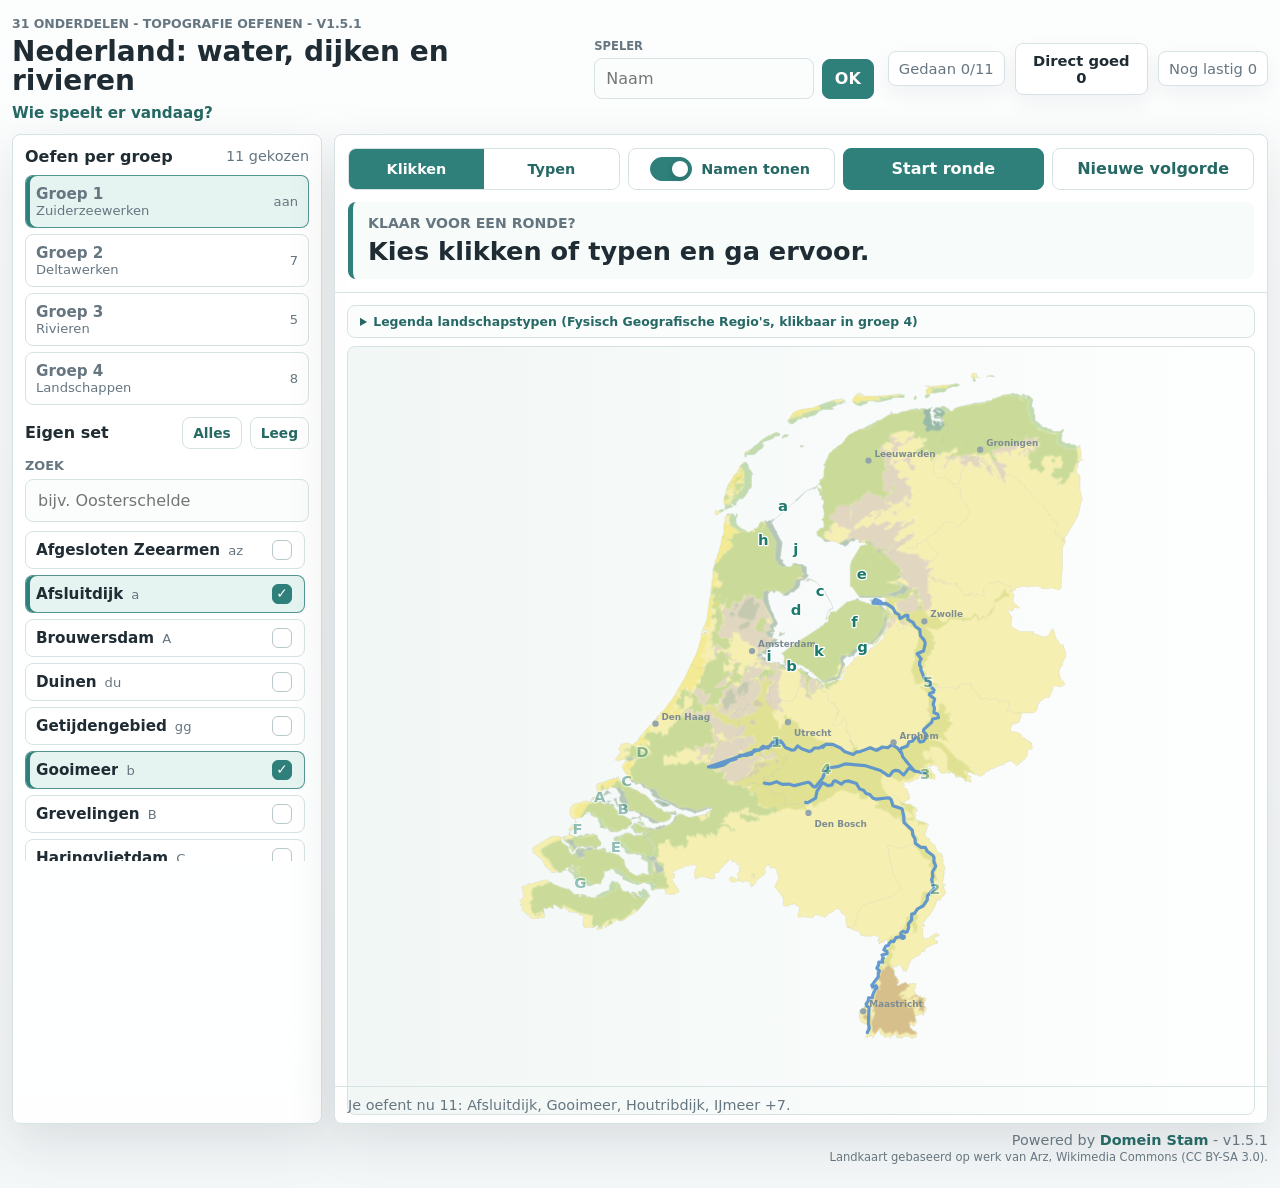
<file: nl-waterwerken-spel/index.html>
<!doctype html>
<html lang="nl">
  <head>
    <meta charset="utf-8" />
    <meta name="robots" content="noindex, nofollow">
    <meta name="viewport" content="width=device-width, initial-scale=1" />
    <meta name="theme-color" content="#2f7f7a" />
    <meta name="mobile-web-app-capable" content="yes" />
    <meta name="apple-mobile-web-app-capable" content="yes" />
    <meta name="apple-mobile-web-app-title" content="NL Waterwerken" />
    <title>Nederland: Zuiderzeewerken, Deltawerken en Rivieren</title>
    <link rel="manifest" href="manifest.webmanifest" />
    <link rel="icon" href="icon.svg" type="image/svg+xml" />
    <link rel="stylesheet" href="styles.css?v=1.5.1" />
  </head>
  <body>
    <main class="app-shell">
      <header class="topbar">
        <div>
          <p class="eyebrow">31 onderdelen - topografie oefenen - <span id="appVersionTop"></span></p>
          <h1>Nederland: water, dijken en rivieren</h1>
          <p class="player-greeting" id="playerGreeting">Wie speelt er vandaag?</p>
        </div>
        <form class="player-form" id="playerForm">
          <label>
            <span>Speler</span>
            <input id="playerNameInput" type="text" autocomplete="name" maxlength="24" placeholder="Naam" />
          </label>
          <button type="submit">OK</button>
        </form>
        <div class="score-panel" aria-live="polite">
          <span id="progressText">Gedaan 0/0</span>
          <strong id="scoreText">Direct goed 0</strong>
          <span id="streakText">Nog lastig 0</span>
        </div>
      </header>

      <section class="workspace">
        <aside class="side-panel" aria-label="Onderdelen kiezen">
          <section class="panel-block">
            <div class="block-head">
              <h2>Oefen per groep</h2>
              <span id="selectedCount">10 gekozen</span>
            </div>
            <div class="batch-grid" id="batchGrid"></div>
          </section>

          <section class="panel-block state-picker">
            <div class="block-head">
              <h2>Eigen set</h2>
              <div class="small-actions">
                <button type="button" class="ghost-btn" id="selectAllBtn">Alles</button>
                <button type="button" class="ghost-btn" id="clearBtn">Leeg</button>
              </div>
            </div>
            <label class="search-box">
              <span>Zoek</span>
              <input id="searchInput" type="search" autocomplete="off" placeholder="bijv. Oosterschelde" />
            </label>
            <div class="state-list" id="stateList"></div>
          </section>
        </aside>

        <section class="play-panel" aria-label="Spel">
          <button type="button" class="exit-fullscreen-btn" id="exitFullscreenBtn" aria-label="Sluit volledig scherm">
            <span>✕ Sluiten</span>
            <span id="exitFullscreenProgress" class="exit-fullscreen-progress"></span>
          </button>
          <div class="quiz-bar">
            <div class="game-actions">
              <div class="mode-control" role="radiogroup" aria-label="Oefenmodus">
                <label>
                  <input type="radio" name="practiceMode" value="click" checked />
                  <span>Klikken</span>
                </label>
                <label>
                  <input type="radio" name="practiceMode" value="type" />
                  <span>Typen</span>
                </label>
              </div>
              <label class="toggle-control">
                <input id="labelToggle" type="checkbox" checked />
                <span>Namen tonen</span>
              </label>
              <button type="button" class="primary-btn" id="startBtn">Start ronde</button>
              <button type="button" class="secondary-btn" id="shuffleBtn">Nieuwe volgorde</button>
              <button type="button" class="secondary-btn repeat-btn is-hidden" id="repeatBtn">
                Herhaal moeilijke onderdelen
              </button>
            </div>
            <div class="question-area">
              <p class="round-label" id="roundLabel">Klaar voor een ronde?</p>
              <h2 id="promptText">Kies klikken of typen en ga ervoor.</h2>
              <form class="typing-form" id="typingForm">
                <input
                  id="typedAnswer"
                  type="text"
                  autocomplete="off"
                  aria-label="Naam van het onderdeel"
                  placeholder="Naam van het onderdeel"
                  disabled
                />
                <button type="submit" id="typingSubmit" disabled>Controleer</button>
                <span id="typingMessage" aria-live="polite"></span>
              </form>
            </div>
          </div>

          <div class="map-shell">
            <details class="landscape-legend">
              <summary>Legenda landschapstypen (Fysisch Geografische Regio's, klikbaar in groep 4)</summary>
              <div class="legend-items">
                <span class="legend-item"><i class="swatch" data-lz="zeeklei"></i>Zeekleigebied</span>
                <span class="legend-item"><i class="swatch" data-lz="rivierklei"></i>Rivierengebied</span>
                <span class="legend-item"><i class="swatch" data-lz="laagveen"></i>Laagveengebied</span>
                <span class="legend-item"><i class="swatch" data-lz="duin"></i>Duinen</span>
                <span class="legend-item"><i class="swatch" data-lz="zand"></i>Hogere Zandgronden</span>
                <span class="legend-item"><i class="swatch" data-lz="heuvelland"></i>Heuvelland</span>
                <span class="legend-item"><i class="swatch" data-lz="zeearm"></i>Afgesloten Zeearmen</span>
                <span class="legend-item"><i class="swatch" data-lz="getijde"></i>Getijdengebied</span>
              </div>
            </details>
            <div class="map-scroll" aria-label="Klikbare kaart van Nederland">
              <div class="real-map" id="mapGrid">
<svg xmlns="http://www.w3.org/2000/svg" id="nlMap" width="595.275" height="710.387" viewBox="-0.862 -0.555 595.275 710.387" preserveAspectRatio="xMidYMid meet">
<title>Kaart van Nederland: Zuiderzeewerken, Deltawerken en rivieren</title>
<desc>Landkaart gebaseerd op "Provinces of the Netherlands - blank.svg" door Arz, Wikimedia Commons, CC BY-SA 3.0.</desc>
<defs>
<clipPath id="landClip">
<path d="M185.389,308.713l-6.674,14.468l-2.226,3.339l-1.112,2.226l-3.336,5.565l-1.113,1.112v1.112l-2.225,3.339l-1.112,2.226
				l-3.338,4.452l-6.674,8.903l-3.338,2.227v1.112l-2.225,2.226h-1.114v1.113v1.112h1.114l-1.114,1.114v-1.114h-1.111l-1.112,1.114
				l-1.112,2.226l-1.112,1.112l-3.336,3.34l-2.227,2.227l-3.337,4.45l-1.113,1.112l-2.224,2.227l-1.112,1.112v1.112l-2.226,3.34
				l-2.224,1.111l-2.227,2.229h-1.112l-1.111-1.113l-5.562-1.115l-1.111,1.115h-1.114h-1.112l-1.112,1.113v1.111l-1.111,1.115
				l-1.113,2.226l1.113,1.112l1.111,1.113v1.112l-2.225,2.226l-1.113,2.227l-2.224,3.339h1.112h1.111l1.113,1.112l1.113-1.112
				l4.45-1.114h1.111l1.113,2.227h-1.113v1.113l-2.226,2.227v1.111l-1.112,1.115v1.113l1.112,1.112l4.45,6.678v1.112v1.113
				l-1.112,1.113l2.225-1.113l1.112,1.113l1.112,1.111l1.111,1.113v1.111h1.112h1.114h1.111h1.112l-1.112,1.113l1.112,1.111h1.112
				v-1.111h1.114h1.111h1.112l1.112,1.111l2.226,3.34h1.113h1.111h1.112v1.111h2.227l1.111,2.229l1.113,1.111h1.112h1.112
				l-1.112,1.113h-1.112l1.112,2.227l1.112,1.111l3.336,1.113v1.113h2.227l2.224,1.113h2.227v1.111l4.449,1.111l2.225,2.229h1.112
				l2.226,1.111l3.337,2.225h1.113l1.111,1.115h2.225v1.111h4.45h1.111l2.227,1.113h1.111h1.112l1.112,1.111h1.114l1.111,1.115
				h1.112l2.226-1.115h1.112l3.336-1.111h1.114l1.112-1.113h2.224l1.114-2.227l1.111,1.113h1.112l2.224-1.113v1.113l4.45-1.113
				l1.113-1.113l1.112-1.111l2.224-1.111l3.338-2.227l1.112-2.227l1.111-1.113l1.114-3.338l1.112-1.111l1.112-1.115v-1.113
				l1.111-1.111h1.114l2.224-1.111H231h2.226h2.226h1.111l2.227-1.115h1.111l2.227-3.336h1.113l2.224-1.115l1.113-1.111h2.225h1.112
				h1.111l2.227,1.111h2.225h1.113l1.112,1.115h2.224h1.112h2.226v-1.115l1.112-4.449h-2.225h-1.113h-1.112l-1.112-1.111h1.112
				l-1.112-1.115v-1.111v-1.113l1.112,1.113l2.226-1.113l1.112,1.113l3.338-1.113l1.112,1.113h1.113v-1.113l-1.113-1.111v-1.115
				v-1.111h1.113h1.111h1.112l1.113-1.114v-2.226h1.111h2.226h1.113v-1.112l1.111-1.114l1.112-3.34v-1.111h1.112l1.111-2.227
				l1.114-1.114h-1.114l1.114-1.11h-1.114h-1.111h-1.112l-4.45-2.227l-2.225-1.113l-4.45-1.113l1.113-2.226l-1.113-3.34h-1.112
				h-1.114v1.114l-1.111,1.111h-1.112l-2.226-2.226h-1.112h-1.112l-1.111,1.114l-1.112,1.111v1.115l-1.113,1.111h-1.113
				l-1.111-1.111h-1.112h-1.114l-1.111,1.111l-1.112,2.227h-1.112v1.113h-1.111l-1.113,1.112h-1.112h-2.225h-1.113v-1.112v-2.227
				l-1.112-1.113v-1.111l-1.111-1.115l-1.112-1.111l-1.113-1.114l-1.111-2.226l-1.112-2.227l-1.112-1.113l4.45-1.113h1.112
				l-1.112-3.34h-1.113h-1.111h-1.112h-1.112l-1.111,1.115h-1.114l-1.112-2.227l1.112-1.113v-1.111h1.114l1.111-1.115l1.112-3.338
				l3.338-2.226h1.112l1.111-1.114l1.112-1.111h-4.45h-2.225l1.112-1.114h-1.112v-1.112l-1.112-3.339v-3.338h1.112l-1.112-1.114
				l-4.45-2.225v-1.112h1.113h1.112v-1.112l1.114-1.115h-1.114l1.114-1.111l1.111-1.114h2.226v1.114h1.111h2.227h1.111h1.112v-4.451
				l3.338-1.114l-4.45-3.338l-1.111-1.114h-2.227l-1.111-1.112l-1.112-1.114v-1.112h-1.112l-1.111-1.114v-1.112h-1.114v-1.114
				v-2.226l-1.112-1.112v-1.113h-1.113h-1.111h-1.112v1.113l-1.114,1.112h-2.224h-1.112l-1.113,2.226l-1.112-1.114l-1.112-1.112
				l1.112-3.339l-3.338-1.112l-1.112,1.112l-1.112,1.114h-1.111h-1.112l-1.113-1.114v1.114h-1.111l-2.226,1.113l-1.113,1.112h-1.111
				h-1.112h-3.338l-2.224-1.112l-1.112,1.112h-1.114l-1.111-1.112h-1.112v-1.113v-1.114v-1.112h1.112v-1.113l1.111-1.113v-2.226
				v-1.114v-1.112v-1.114l1.114-1.112l1.112-1.114l1.111-1.112v-1.114v-1.112h1.112v-2.226l1.114-1.113l1.111-2.226l-2.226-1.112
				h-1.112h-1.111l-1.112,1.112l-1.114-1.112v2.226l-3.336-1.113L185.389,308.713z M119.754,424.455l-1.113,1.111h1.113V424.455z"/>
<path d="M111.967,422.229l-2.226,1.111h2.226V422.229z M111.967,423.34
				l-3.337,1.113h-1.112h-1.113l2.227-1.113l-3.338,1.113l-6.674,2.227l-2.227,1.111h-1.111l-3.337,1.113h-1.113l-1.112,2.227v1.111
				v1.113l1.112,3.34v1.111h1.113v1.113h1.112l2.226-1.113v-1.111H94.17v-1.113h1.112h1.111h1.114l1.112-1.113h1.112h1.112h1.112
				l1.112-1.113l1.112-1.113l2.226,1.113h2.226l2.224,1.113v1.113l1.113,1.113l1.113,2.225h1.111v2.229v1.111h-1.111v1.111h1.111
				l-1.111,1.113v1.113l1.111,2.225h1.112v1.113l1.112,1.113v1.111l1.114,2.227v2.227h1.111h1.113l1.112,1.113l1.112-1.113v1.113
				h2.225h2.225h1.114h1.112l1.111,1.111l3.338,1.113l1.112,2.227l1.112,1.111h2.226h1.113v1.113h2.224l1.113,1.113h1.112v1.111
				v1.111l2.225,1.113l1.112,1.115h3.337h1.112h1.113l2.225-1.115h2.224h1.114l3.336-1.113l2.226-1.111l1.112-1.111l1.112-2.229
				v-1.111h-1.112v-1.113h1.112h1.111h1.113h1.112l2.225-1.111h-1.113v-1.113v-1.111h-1.111l-1.112,1.111h-2.226h-2.226h-2.226
				h-1.112h-2.225l-2.227-3.338h-2.224l-1.112-1.113h-1.114l-1.111-1.113v-1.113l-2.225-1.109v-1.115v-1.111h-1.112l-3.336-3.338
				l-3.339-3.338h-1.111v-1.113h-2.227l-1.111-1.113h-1.112l-2.225-2.227l-2.227-1.113h-1.112l-4.449-2.227l-1.112-1.113
				l-3.337-1.109v-1.115l-1.113-1.111h-1.111v1.111l-1.114-1.111h1.114v-1.113v-1.111h-1.114v1.111h-1.112v-1.111l-2.224-1.113
				v-1.111L111.967,423.34z M90.829,438.92l-1.112,2.229l-1.112,1.111l-2.226,1.111h1.114l2.224,1.113l1.112,1.113h1.113v-1.113
				l-1.113-1.113l-1.112-1.111L90.829,438.92z"/>
<path d="M155.352,446.711l2.227,1.111l3.336,1.113l2.226,1.113l0,0l1.112,1.111
				h-1.112l0,0l-2.226,1.113h-3.336h-1.114l-1.112-1.113l-1.111-1.111l0,0h-1.112l-2.227-2.227h-1.111l-1.112-1.113l0,0l0,0
				l1.112-1.111l0,0h2.226L155.352,446.711z"/>
<path d="M104.179,438.92l1.112,1.113l0,0L104.179,438.92h-2.226l-2.225,1.113
			l-2.225,1.113H96.39v-1.113l0,0l2.227-1.113v-1.113l1.112-1.111l1.112-1.113v1.113h1.112L104.179,438.92L104.179,438.92z"/>
<path d="M107.517,444.487h1.112l1.112-1.115l0,0v1.115v1.113l1.111,3.336
			l2.227,2.227l0,0l0,0l-1.113,1.113h-1.113v-1.113l-1.111-1.111v-1.113l-1.112-2.227l-1.112-1.111l0,0V444.487z"/>
<path d="M430.13,48.301l-5.562,2.226h-1.111l-2.225-1.114h-3.34v1.114h-1.11h-1.113
			l-1.112-1.114l-4.449,1.114h-2.225h-1.113l-1.112,1.112l-4.448,1.114h-1.113h-1.111l-4.45,2.226h-2.226h-1.112h-1.112h-1.112
			v-1.114l-1.11-1.112v2.226l-2.227,1.112l-2.225,1.114l-1.112,1.112l-2.227,1.113l-1.111,1.114l-2.225,1.112h-2.227l-3.338,2.226
			l-4.449,2.226l-2.226,1.114l-5.562,3.337h-3.337l-1.113,1.114l-2.225,1.112h-1.113l-1.111,1.113l-2.225,1.112l-2.226,1.114
			l-1.112,1.112l-2.225,2.226l-1.114,2.226l-1.111,1.113v1.112h-1.111v1.113l-2.226,1.112l-1.112,1.113h-1.111l-2.226,2.226
			l-1.112,1.112h-1.112l-1.113,1.113l-1.11,2.226h-1.112l-1.113,1.114l-1.111,2.226l-1.112,3.338l-1.112,1.113v1.112h1.112
			l-1.112,1.113l-1.112,1.113l-1.112,1.113v1.112h1.112v2.226l-1.112,2.226v3.339v2.226v1.112l-1.111,1.113v1.113l-2.226,1.113
			h-1.113l1.113,1.113l-1.113,1.112v1.113l-1.112,1.112h1.112l1.113,1.113l1.112,2.226v1.113v1.113v1.112l1.112,2.226h-1.112
			l1.112,1.113h-1.112v-1.113h-2.227v1.113v1.113h1.113h1.112v2.226v1.113l1.112-1.113v1.113h-1.112v1.112h1.112l1.111,1.113v1.113
			v1.112v1.113l-1.111,1.113v2.226l1.111,3.339v2.226l1.111,1.112v0.383l2.227-1.495l-2.227,2.226v-0.73l-1.111,0.73v1.112v2.226
			h-1.111l-1.112,1.113l1.112,1.113l1.111,2.226v1.113v2.226v1.113l-1.111,1.113h-1.112h-1.112l-2.227,2.226l-1.111,1.113
			l-1.111,1.112l1.111,1.113v1.112v1.114h2.225v1.112h1.113l2.226,2.226l2.225,2.226h1.112h1.112h1.112h2.226v-1.112l3.337,1.112
			h2.227l1.111,1.113l4.449,2.226h2.225v1.112h2.227l1.112-1.112h1.111v-1.113l1.112-1.113v-1.113l2.226-1.112l2.225,1.112
			l1.112-1.112l2.226-1.113h1.112l1.112,1.113v2.226h1.113h1.112h2.224h1.112h1.113v1.113h1.111l1.111-1.113v1.113l2.226,1.113
			l-1.112-2.226l3.339,1.113h1.111l4.449,5.564l1.112,2.226v1.114l1.113-1.114l2.225-2.226h1.111v1.112h1.113h1.112v1.113h1.112
			h1.111l1.112,1.114h1.113h1.112h1.11l1.112-1.114h1.112v-1.113h1.112l1.112-1.112v-1.113l1.112-1.112v-1.113l1.111-1.112h2.227
			v-1.113l2.225,1.113v-1.113l2.227-1.113v2.226l1.11,2.226l1.112,1.112h1.112v1.113l1.112-1.113l3.338-1.112v2.226l2.226-1.113
			l1.112-1.112h1.111v-1.113l-1.111-2.226h1.111h3.337l1.112-1.113l1.113-1.113l3.338-2.226l3.337-2.226l2.225-2.226l4.45-2.226
			l1.112-1.112l1.112-1.113l3.338-4.452l2.226-1.112v-1.113v-1.113l2.225-1.112l3.339,1.112h3.336l4.449,4.452l4.449-3.338
			l3.339-3.339l1.111-1.113l1.112-1.113v-1.112l3.338-5.564l-1.112-1.113l-1.112-2.226l-1.112-2.226l-4.449-6.678l-2.226-3.338
			v-1.113v-3.338l1.111-3.339l-2.225-1.113h-3.337l-3.338-2.226l1.112-2.226l-3.338-1.113v-1.112l-1.11-1.113l-2.228-1.113
			l-1.111-1.113h-1.112h-2.227h-2.224h-2.226h-1.112l-1.112-2.226l-1.112-1.112l-1.111-1.114v-4.452v-1.113v-2.226v-2.226
			l1.111-1.113l1.112-2.226v-1.113l1.112-1.112h1.112l1.112-1.113l1.112-2.226v-1.112v-1.114v-2.226h-1.112h-1.112V90.59
			l1.112-1.112l1.112-1.112l1.112-1.114v-1.113v-1.112l1.11-1.113V82.8h1.114l1.111-1.113h-1.111v-1.113V79.46v-1.112l1.111-1.113
			h1.111l1.112-1.112v-1.114l1.112-1.112h1.114v-1.113h-1.114v-1.112v-6.677h-1.112V63.88h-2.225h-1.111l-1.114,1.114h-1.11h-1.112
			l1.112,1.112v1.114h-1.112v-1.114l-1.112-1.112V63.88h-1.112l1.112-1.113h-1.112l-1.112-1.112v1.112l-1.112,2.227V63.88v-1.113
			l-2.225-1.112l-1.113,1.112v1.113l2.226,2.226v1.114h-1.111v-1.114l-1.113,1.114v-1.114l-1.112-1.112V63.88v-1.113v-2.224
			l-1.111-1.114v-1.113l1.111-1.112h-1.111V56.09v-1.112l-1.112-1.114l1.112-2.226v-1.112v-1.114L430.13,48.301z M436.806,62.767
			v1.113l1.112,1.114L436.806,62.767z M314.434,126.202l-3.338,3.339h-1.11h-1.112l1.112,1.113h1.11l1.114-1.113L314.434,126.202z
			 M322.222,103.944v-1.113l-1.112,1.113H322.222z M430.13,69.446h1.113v1.112L430.13,69.446z M427.905,70.558h1.111l-1.111,1.114
			V70.558z M318.885,137.331h1.111l-1.111,1.113V137.331z"/>
<path d="M413.443,38.284v1.114l-1.112,1.112h-1.113l0,0v-1.112v-1.114l0,0
			l1.113-1.112l0,0h1.112V38.284z"/>
<path d="M366.72,37.172h3.338h3.338l14.463-1.114l6.674-1.113h3.338l2.225,1.113
			h1.113v1.114l0,0v1.112h-1.113h-3.337h-2.226h-3.338l-2.226,1.114l0,0l-2.224,1.112h-1.113l0,0l0,0l-4.449,1.114l-4.449,1.112
			h-2.227h-1.112h-1.11l-3.338-1.112h-1.113h-2.226h-1.112v1.112l-1.111,1.114l-1.111,1.112h-2.227l-1.112,1.114h-1.11h-1.112h1.112
			l-1.112,1.112l-1.113-1.112h-2.226l-1.112-1.114l-2.226-1.112l-1.111-2.226V40.51l1.111-1.112l1.111-2.226l1.113-1.114
			l2.226-2.226h1.112h1.113l1.112,1.112h1.11l1.112,1.113h-1.112l0,0l-1.11-1.113l0,0h-1.112h-2.227l-1.112,1.113h2.226h1.113l0,0
			l4.448,1.114L366.72,37.172L366.72,37.172z"/>
<path d="M454.605,24.93v2.226h-1.111h-1.112h-1.112h-1.112l-2.226,1.112l0,0
			l-3.338,1.114l-1.111,1.112v1.114l-2.225,1.114h-1.114h-2.224l0,0h-1.112l0,0l-3.338,1.112h-1.111l0,0h-3.339h-1.111l-1.112,2.226
			v1.114h-1.113v1.112l0,0h-1.111l0,0h-1.111V39.4l0,0l-1.112-2.226l0,0V36.06h1.112l1.111-1.113l-1.111-1.112v-1.112v-2.228
			l1.111-1.112l2.226-1.114v-1.112l0,0h-1.113h-1.111h-1.111l0,0h-1.112h1.112l0,0l1.111-1.114l2.226,1.114h3.337l11.126-1.114
			h3.336l6.677-1.112l2.225-1.114L454.605,24.93z"/>
<path d="M296.636,88.365L296.636,88.365L296.636,88.365l-1.114-1.114h1.114l0,0
			h2.224h1.112l0,0h-1.112v1.114h-1.111l0,0H296.636v-1.114l0,0l0,0l0,0V88.365z"/>
<path d="M323.334,50.527h-4.449l-2.226,1.112h-1.113l-1.112,1.114l0,0l-2.224,2.226
			l-1.114,1.112l0,0h-1.11h-1.112v1.114h-1.112l-1.11-1.114v1.114h-1.114l-1.111,1.112l0,0l0,0h-1.113v1.113l0,0l-1.111-1.113
			h-1.113l0,0h-1.112h-1.111l0,0l-1.112,1.113l-1.112,1.114l-1.114-1.114l-1.111,1.114H293.3l-1.112,1.112v1.112l0,0l0,0h-1.114
			l-2.224,1.113h1.112l-1.112,1.114h-1.112h-2.226l-1.112-2.227h-1.111l0,0v-1.112l1.111-1.112l2.227-3.339l2.225-3.339l0,0
			l2.225-1.112l2.226-1.114l4.45-1.112l6.675-1.114h2.227l6.673-2.226l5.562-2.226l12.236-4.452h3.338l3.337-1.112l1.112,1.112
			h1.112l1.11,1.114l0,0v2.226v1.112l0,0V43.85v-1.114l-1.11-1.112l0,0v1.112l-1.112,1.114l0,0l-1.112,1.112h-2.226h-1.111
			l-2.225,1.114l0,0l0,0l-1.113-1.114l0,0l0,0l0,0v1.114h1.113l-1.113,1.112h-1.112l0,0h-1.112v-1.112h-1.111l0,0l1.111,1.112v1.114
			h-1.111h-1.112l0,0l-1.113-1.114l0,0l0,0l1.113,1.114l1.112,1.112h1.111h1.112l0,0l-1.112,1.114h-2.225h-2.226L323.334,50.527
			L323.334,50.527z"/>
<path d="M284.397,76.123L284.397,76.123l-1.111,1.112l-1.112,1.113h-1.114h-1.112
			h-1.111l0,0v1.112l0,0h-1.112l0,0v-1.112l0,0h1.112h-1.112l1.112-1.113l1.111-1.112h2.227H284.397L284.397,76.123z"/>
<path d="M269.936,77.235v1.113l-1.111,1.112l-2.226,1.113l-6.676,2.226
			l-2.224,1.112v1.113v2.226h1.111v-1.113l0,0l0,0l0,0h1.112l-1.112,1.113l-1.111,2.226l0,0l0,0l-3.339,2.226l-1.111,1.114h-1.112
			v1.112l-1.114,1.114l-2.224,1.112l0,0l0,0h-1.112h-2.226h-3.337l-1.113,1.114l0,0v1.112h1.113h-1.113h-1.112l0,0v-2.226v-1.112
			v-1.114l6.677-3.339l3.337-3.338l2.226-1.113l2.224-2.226l1.113-1.112l4.45-3.339l2.226-1.112l1.112-1.113l0,0l3.338-1.112
			l2.226-1.114l2.224-1.112h1.113l3.337,1.112v1.114l-1.112,1.112l0,0l0,0h-1.112h-1.111L269.936,77.235L269.936,77.235z"/>
<path d="M472.404,98.38l-2.228,1.113l-1.11,1.112v1.113l-2.226,1.112l-2.226,1.113
		l-1.112,1.113v1.113l-1.111,1.112l-1.111,2.226l-1.113,1.113v1.112l-2.226,5.565v1.112v3.339h-1.112l-1.113,4.451h-1.112
		l-3.336-1.112l-1.112,2.226l3.338,2.226h3.337l2.225,1.113l-1.111,3.339v3.338v1.113l2.226,3.338l4.449,6.678l1.112,2.226
		l1.112,2.226l1.112,1.113l-3.338,5.564v1.112l-1.112,1.113l-1.111,1.113l-3.339,3.339l-4.449,3.338l-4.449-4.452h-3.336
		l-3.339-1.112l-2.225,1.112v1.113v1.113l-2.226,1.112l-3.338,4.452l-1.112,1.113l-1.112,1.112l-4.45,2.226l-2.225,2.226
		l-3.337,2.226l1.111,2.226v1.113l3.338,3.338l1.111,1.113l2.227,2.226l1.112,1.112l1.111,1.113l1.112,2.226h1.112l-1.112,2.226
		l-1.112,1.113l-2.225,2.226v1.112h-1.113l-1.112,1.113l-3.338,1.112l-1.111,1.113h-1.111v1.112l1.111,2.226l1.111,2.226
		l1.113,2.226v1.113v1.112l2.225,3.339v1.112l2.227,1.113v1.113l-1.113,1.112l3.338,1.112l-1.111-1.112l1.111-1.112v1.112
		l1.112,1.112v-1.112l1.112-1.112h1.112h1.112h1.112v1.112h1.11h1.114h1.111v1.112l1.111,1.114h1.112v1.113h1.112h1.114v-1.113h1.11
		v1.113h1.112h1.112h1.112l1.112-1.113h1.112h1.11v1.113h-1.11v1.112h1.11v1.113l1.112,1.112h1.113l1.111,1.113h1.112v1.112v1.114
		h1.113v1.112l1.113,1.113v2.226l1.111,1.112h1.111v-1.112h1.112h1.111v-1.113h1.113v1.113h1.112v-1.113l1.111-1.112h1.111v1.112
		v1.113h1.113l1.113,1.112l1.111-1.112l1.112-1.113v-1.112l1.111,1.112l1.113,1.113h2.225h1.111l1.113,1.112h1.112v-1.112
		l-1.112-6.677l2.225-2.226l2.226-2.226l1.113-1.113h4.449l3.336-1.114h1.112v-1.112l2.228,1.112l2.224,1.114l2.226,1.113
		l4.45,2.226h2.225l1.111,1.112l-1.111,1.113v1.112v1.114v1.112h1.111l1.114-1.112h1.112l1.111-1.114l1.111-2.226h2.227h1.111
		l1.112-1.112h1.112h1.112h1.112h1.112h1.111l1.112,1.112l1.113-1.112h1.111h2.225h2.226l1.112-1.113l1.112,1.113h2.226h1.112
		l2.225,1.112v1.113h1.113h2.225h1.111h1.112h2.226l1.112-1.113h1.112l1.113,1.113l1.112-1.113v1.113h1.11l3.339,1.112h1.111
		l2.225-2.226V229.7v-2.226v-4.452l1.112-11.129v-14.468v-6.677l3.338-6.677H561.4v-2.226l-1.113-1.112l-2.224-3.339h-1.112v-1.112
		h-3.338v-1.113l2.226-6.677l1.112-1.112v-2.227h-2.227l-1.111-1.112l-1.111-1.113l-1.112-2.226l-2.227-3.338h-1.112v-1.113h-1.111
		l-1.113-2.226l-1.112-2.226l-1.111-1.112l-1.111-1.113v-1.112l-1.112-1.113l-2.226-2.226l-2.226-2.226l-1.111-1.113l-5.563-5.563
		l-3.336-3.339l-3.338-3.338v-1.113l-4.45-3.338l-1.112-2.226l-4.448-3.339v-1.113h-1.112l-1.112-1.112h-1.113h-1.112h-3.338
		l-2.225,1.112h-1.111l-5.562,2.227v-1.113l-1.113-1.113l1.113-1.112h-1.113v-1.112l-1.111-1.114l-1.112-1.113l-1.111-1.113v-1.113
		h-2.226v-1.112l-1.112-1.113v-1.112v-1.113l-2.225,1.113l-1.113-1.113v-1.112l-1.113-3.339l-1.11,1.113l-1.112-1.113l-1.112-3.338
		h-2.226l-1.112-1.113l-1.11,1.113l-1.114-1.113h-1.111h-2.231V98.38z M561.4,181.846h1.111v-1.112L561.4,181.846z"/>
<path d="M423.456,181.846l-3.338,2.226l-1.113,1.113l-1.112,1.113h-3.337h-1.111
		l1.111,2.226v1.113h-1.111l-1.112,1.112l-2.226,1.113v-2.226l-3.338,1.112l-1.112,1.113v-1.113h-1.112l-1.112-1.112l-1.11-2.226
		v-2.226l-2.227,1.113v1.113l-2.225-1.113v1.113h-2.227l-1.111,1.112v1.113l-1.112,1.112v1.113l-1.112,1.112h-1.112v1.113h-1.112
		l-1.112,1.114h-1.11h-1.112h-1.113l-1.112-1.114h-1.111h-1.112v-1.113h-1.112h-1.113v-1.112h-1.111l-2.225,2.226l1.111,2.226
		l1.112,1.112l1.111,1.113v1.113h2.227h2.225l1.112,1.112l3.337,1.114l1.112,2.226l1.112,1.112h1.112l2.226,2.226l1.111,3.339
		l2.227,4.451v1.112h1.112l1.111,1.114v1.112l1.113,1.113v1.112v1.113l-2.226,1.113l-1.112,1.112l-1.112,1.112v1.114v1.113h1.112
		v-1.113l2.225,1.113h1.113l2.224,1.112l1.112,1.113l1.112,1.112h2.227l1.112,2.226l-1.112,1.114l-3.339,2.226h-1.112l-3.337,1.112
		v1.113l-2.225,1.112h-1.112l-2.226,1.113l-1.112-1.113l-1.112-1.112l-8.898,2.226l-1.112,1.112v2.226v1.113v1.112l1.112,1.113
		v1.112l-4.45-1.112l1.111,1.112h1.113h1.112v1.114l1.112,1.113v1.112v1.112l1.111,1.114l1.112,1.113v1.112v1.113l1.113,1.113v2.226
		v2.226l2.224-1.112l1.112,1.112l2.226,3.339l1.112,2.226l2.225,3.338v2.226l2.227-1.112l1.112-1.113l1.111-1.112v1.112l1.113,1.113
		l1.112-1.113l2.224-2.226l2.226-2.226l1.113-1.112h1.112h1.111l1.111-1.113l1.113,1.113h1.112l1.111,1.112l1.112,1.113v1.112v1.113
		l1.113,1.112l3.337,1.113l1.113,1.112v1.114l1.111,3.339v2.224l1.112,1.114l1.111,1.113v2.226l-1.111,1.112v1.113v2.226
		l1.111,1.113h1.111v1.113v1.112v2.225h-1.111v1.114h-1.111l-2.226,1.112h-2.227v1.114h-1.112v1.112l1.112,1.114h1.113l1.113,1.113
		h-1.113l-1.113,1.112h-1.112v2.226v2.226v2.226h-1.11v1.113h1.11h1.112v1.112v3.339h1.113h1.113h1.111v1.112v1.113h1.112v3.337
		l1.111,1.114l1.111,1.112v1.114v1.112v1.114l1.113,1.112h1.112h1.111h1.112v1.114h-1.112l-1.111,1.113v1.113l1.111,2.226h1.112
		h1.113v-1.114l2.225-1.112h1.112v1.112h2.226h1.112l1.112,1.114v-1.114h1.11h1.114h1.111h2.225h1.112l1.114,1.114l1.11-1.114h1.112
		h1.112h1.112v1.114h3.336v-1.114h2.227v-2.225h1.111l1.112-1.113h2.228h1.111l1.111-1.114v1.114h1.112h1.111h2.227h1.111v1.113
		v1.113l1.111,2.226l3.339,2.226v2.226h1.112v1.114h2.226v2.226l1.111,1.112v1.114h1.112l1.111,1.112l2.227-1.112h1.111l5.562,1.112
		l4.449-1.112h1.111l2.227,1.112l-1.113,1.114l1.113,1.112l1.113,1.114v-1.114l1.11-1.112l1.112-1.114l1.113,1.114v1.112
		l1.111-2.226h1.112l3.338,2.226v1.114v1.112v3.339l-2.226,3.338h2.226h1.111l2.225,1.114l2.228,1.112h1.111h6.675h8.899h3.337
		l1.112-1.112l1.112-1.114l1.112-1.112v-1.114l1.112-5.563h1.112v-1.114l3.338-2.226v-1.112l3.336-1.114h3.338l1.112-2.226v-1.112
		l1.112-1.114v-1.114l1.113-1.112v-1.112v-1.113v-1.114l1.112-1.112l2.224-1.113l1.113,1.113h1.111h1.112h2.225l3.339-2.226v-1.114
		l-3.339-4.451l-1.112-1.112v-2.226h-1.111v-1.114v-1.112v-1.113v-1.112l1.111-3.339v-1.112h1.112v-1.113h1.112v-1.114v-1.112
		l1.112-2.226v-1.114l2.226-3.337v-5.565l-2.226-4.451v-1.113v-1.113H561.4h-1.113h-1.112l-1.11-2.226l-1.112-2.226l-2.227-2.226
		v-1.114l-1.111-2.224v-2.227l-1.111-2.226v-1.112h-1.112h-1.112l-1.113,2.226l-1.112,3.339l-2.226,1.112v1.112h-1.112l-5.562-1.112
		l-2.226-1.112l-3.338-1.113h-2.225l1.112-2.226h-2.227h-3.336h-6.676h-2.226l-1.111-1.114l-4.449-2.226l-1.112-1.112l-2.227-1.113
		l1.111-8.903l-2.225-3.338l-2.226-4.453h1.113l2.225,1.114h2.227l1.112-3.338h2.224l2.227,1.112l1.111-1.112l-6.674-5.565v-2.226
		l1.112-4.452v-1.113l-1.112-1.112l-1.114-1.113h-1.111v-1.112v-1.114v-1.112l1.111-1.113l-1.111-1.112h-2.225l-4.449-2.226
		l-2.227-1.113l-2.224-1.114l-2.228-1.112v1.112h-1.111l-3.336,1.114h-4.45l-1.113,1.113l-2.225,2.226l-2.226,2.226l1.112,6.677
		v1.112h-1.112l-1.112-1.112h-1.112h-2.225l-1.113-1.113l-1.111-1.112v1.112l-1.112,1.113l-1.111,1.112l-1.113-1.112h-1.113v-1.113
		v-1.112h-1.11l-1.112,1.112v1.113h-1.112v-1.113h-1.112v1.113h-1.112h-1.112v1.112h-1.11l-1.112-1.112v-2.226l-1.113-1.113v-1.112
		h-1.113v-1.114v-1.112h-1.111l-1.112-1.113h-1.113l-1.111-1.112v-1.113h-1.111v-1.112h1.111v-1.113h-1.111h-1.112l-1.111,1.113
		h-1.113h-1.112h-1.112v-1.113h-1.11v1.113h-1.114h-1.112v-1.113h-1.111l-1.112-1.114v-1.112h-1.111h-1.113h-1.111v-1.112h-1.112
		h-1.111h-1.113l-1.112,1.112v1.112l-1.112-1.112v-1.112l-1.111,1.112l1.111,1.112l-3.338-1.112l1.113-1.112v-1.113l-2.226-1.113
		v-1.112l-2.226-3.339v-1.112v-1.113l-1.113-2.226l-1.111-2.226l-1.111-2.226v-1.112h1.111l1.111-1.113l3.339-1.112l1.111-1.113
		h1.113v-1.112l2.225-2.226l1.112-1.113l1.112-2.226h-1.112l-1.112-2.226l-1.111-1.113l-1.112-1.112l-2.226-2.226l-1.112-1.113
		l-3.338-3.338v-1.113L423.456,181.846z M431.243,333.198v1.113v1.112l1.112-1.112L431.243,333.198z"/>
<path d="M388.969,261.974l-2.224,1.112v1.113l-1.113,3.338l-1.112,2.226v1.113v1.112
		l-1.111,2.226v1.114v1.112l-1.112-1.112v2.226h-1.112v-1.114v-1.112l-1.113,2.226v1.113h1.113v1.112h-1.113l1.113,1.112
		l-1.113,1.114l-1.111,1.113l-3.338,3.338l-2.226,2.226l-2.226,1.113v1.113h-1.111l-1.111,1.113h-1.113l-1.112,1.112v1.113h-1.112
		v1.112h-1.112h-1.111l-2.226,1.114l-1.112,1.112h-1.112l-1.11,1.114l-2.227,1.112h-1.112l-1.112,1.114l-1.112,1.113v1.112h-1.112
		h-1.112v1.112v1.114h-1.111v1.113h-1.112v1.113h-1.111v1.112l-2.227,1.114l-1.111,1.113l-1.112,1.112v1.113l-1.114,2.226v2.226
		l-1.11,2.226v1.112l-1.112,2.226l-1.112,1.114h-4.449h-1.111l-2.227,2.226l-1.112-1.114l-1.111,1.114l-3.338,1.112h-2.226
		l-1.112,1.114h-2.225l-1.111,5.565v1.112l2.224,1.112v-1.112l4.45,3.339v1.112v1.114v1.112v1.114v3.338l1.111,1.114h5.562v1.112
		h-1.112l1.112,1.114v1.112v1.114h1.113h1.111v2.226h2.225v1.112v1.114h-2.225v1.113v1.112h1.112v1.111h-1.112h-1.111v1.113
		l-1.113,1.113v2.227v1.112l-1.112,1.114l-1.112,1.111h-1.111v1.114l1.111,1.112l2.226,1.113h1.113h1.111l1.112-1.113l1.111-1.112
		h1.112l1.112-1.114v-1.111h1.112v-1.114v-1.112l-1.112-1.113l3.336-1.113l1.114,2.227v1.112v1.114v1.111l1.112,1.114l-1.112,1.112
		v1.113v5.563h2.225v1.114h-1.111l3.338,2.226v3.337v1.114v1.114v1.111l1.112,1.112l1.111,1.114h1.111v1.113l1.112,2.227v1.111
		l1.112,1.115l-1.112,1.111l1.112,1.114v1.112v1.113l-1.112,1.112l-2.225,1.114l-2.225-1.114l-3.338-1.112l-2.228-1.113l-1.11-2.227
		h-1.112h-1.112l-1.112-1.111h-1.112l-2.225-1.115l-1.111-1.111h-1.113h-1.112h-3.337l-1.113-1.113h-1.111l-1.112,1.113
		l-1.112,1.111h-1.112l-2.225,1.115h-1.111l-1.113,1.111h-1.113l-2.225-1.111l-1.111,1.111h-1.114l-1.11,1.114v1.112h-1.112
		l-1.112,1.113h-1.11l-1.114-1.113l-1.111-1.112h-3.339h-1.112l-2.224-2.226l-2.227-1.115h-1.111h-1.113v2.227l-1.112,1.114
		l-1.113,1.112h-1.112h-1.112l-1.111-1.112l-1.112-1.114l-1.113,2.227l-1.112,3.338l-2.224,2.227l-1.114,1.111h1.114l-1.114,1.113
		l-1.111,2.227h-1.112v1.111l-1.112,3.341l-1.111,1.114v1.111h-1.113h-2.226h-1.111v2.227l-1.113,1.113h-1.112h-1.111h-1.113v1.112
		v1.114l1.113,1.111v1.113h-1.113l-1.112-1.113l-3.338,1.113l-1.112-1.113l-2.226,1.113l-1.112-1.113v1.113v1.113l1.112,1.113
		h-1.112l1.112,1.111h1.112h1.113h2.225l-1.112,4.451v1.113h-2.226v1.111v1.113h1.113l1.112,1.111l2.224,1.113l1.114,1.113h1.112
		v1.111l1.113,1.113v1.113h1.111v1.113h1.112l1.113-1.113l1.111-1.113h1.112l1.112,1.113l1.113,1.113l3.336,1.111v1.111v1.115v1.113
		l1.111,1.109l-1.111,1.113l-1.112,1.113h-1.112v1.113l1.112,1.111l2.225-1.111h2.227h2.224h1.113h2.225h1.112h1.112l1.113-1.113
		l1.112,1.113l2.225,1.111l1.114,1.113l1.112-1.113l1.112-1.111h2.225l2.227,1.111h1.112v-1.111l2.227-1.113l5.562-2.227V445.6
		h1.111v-2.229v-2.223l1.112-2.229v-1.113l2.226-3.338l1.113-1.113l1.112-1.113v-1.111l1.11-1.113h1.112v1.113l1.113,1.111
		l1.111,1.113h1.112h2.226h2.225l1.112-1.113l1.112-2.225v-1.113h1.113h1.112h1.111l1.111,1.113v1.113h1.113h1.111l1.112,1.111
		h1.112l1.11-1.111v-1.113l1.114-1.113h1.112h2.225h1.113h1.112l2.224,1.113l1.112,1.113h1.112h2.226l1.112,1.111v2.227l1.113,1.113
		l1.112,1.113l1.111,1.111h1.111h1.112l1.113,1.111h1.111v2.229h1.111l1.112,1.111h1.112h1.112l1.113,1.111l1.112,1.115v1.113
		l1.11,1.109h1.114h1.111h2.225h1.113l3.336-1.109h1.113h3.338h2.226h1.112h1.11v-1.113v-1.115l-1.11-1.111l1.11-1.111h2.226h1.113
		l1.111,1.111l1.112,1.111v1.115l1.112,1.113v1.109l1.112,1.113h1.112v1.113l1.112,1.113h1.111l1.113-1.113v-1.113l1.112-1.113
		l2.224-1.109h1.112l1.113-2.229v-1.113h-1.113v-2.225h1.113l-1.113-1.113h-1.112v-1.113v-1.111v-1.113l-2.224-2.227h-1.112h-1.113
		v-1.113l1.113-1.111h1.112l-2.227-1.113l2.227-3.336h1.11v1.109h2.226h1.113l2.226-1.109h1.111l1.111-1.113l1.113-1.113
		l1.112,1.113l1.111-1.113l1.112-1.113h1.113l-1.113-1.111l1.113-1.113l1.11-1.112l1.112,1.112l2.228,2.225h1.111h1.112l4.449,1.113
		h3.338l1.112,1.113v-2.229v-1.111v-1.113v-1.111l-2.227-1.114h-1.112v-1.112v-1.113l-1.111-2.227l-1.112-1.111h-2.226h-1.111
		l1.111-1.114v-1.114h1.111l1.113,1.114l4.45-2.226l1.112,1.111h1.111l1.112,1.114l2.226,1.114v1.111h-2.226l1.112,1.112
		l1.112,1.114l1.112,1.113l2.224,1.112h2.227v-1.112h2.225l1.112,1.112h1.114v-1.112h1.11v-1.113l1.112,1.113l3.338,1.112v1.114
		l1.112,2.225v1.111l2.224-1.111h2.227h1.111l1.113,1.111h1.113l1.111,1.115v1.111v1.113h1.111h1.112h1.111l2.227,1.111h1.112
		l-1.112-2.225l1.112,1.113l-1.112-2.227v-1.115l1.112-1.111h-1.112v-1.113h-1.112L465.722,420v-1.114v-2.226l2.227,1.113h1.112
		l1.11,1.112h1.113V420h1.113h1.111l1.112-1.114l1.111,2.228h1.114l1.11,1.113l1.112-1.113l3.338-1.112v-1.114v-1.111h1.112
		l1.11-1.115h1.113h1.113l1.111-1.113v-1.112h1.112l1.112-1.112v1.112h1.113l1.111-1.112l2.225-1.113l5.562-2.227h1.113h1.112
		v-1.113l2.225-1.112l2.226-1.114h1.111l1.112-1.111v1.111h1.111h1.114v1.114l1.112,1.112l2.224,2.226l2.227-1.112v-1.113h1.111
		l1.112-1.112h1.112v-1.114l1.112-1.111h1.112l2.225-3.34l1.112-1.111v-1.114v-1.112v-3.339l2.227-1.112h2.224l1.113-2.226
		l-1.113-1.114v-2.227v-1.113l-3.336-1.111h1.112l-6.676-4.453l-1.112-1.113l-1.112-2.225l-5.562-2.227h-4.45v-1.112v-2.226v-1.114
		l1.111-1.112v-1.113v-1.112h3.339l2.225-1.114l2.226-1.111v-1.115v-1.111v-1.114h1.112v-1.112l1.112-4.451h-6.675h-1.111
		l-2.228-1.112l-2.225-1.114h-1.111h-2.226l2.226-3.338v-3.339v-1.112v-1.114l-3.338-2.226h-1.112l-1.111,2.226v-1.112l-1.113-1.114
		l-1.112,1.114l-1.11,1.112v1.114l-1.113-1.114l-1.113-1.112l1.113-1.114l-2.226-1.112h-1.112l-4.449,1.112l-5.562-1.112h-1.112
		l-2.227,1.112l-1.111-1.112h-1.112V342.1l-1.111-1.112v-2.226h-2.226v-1.114h-1.112v-2.226l-3.339-2.226l-1.11-2.226v-1.113v-1.113
		h-1.112h-2.227h-1.111h-1.112v-1.114l-1.111,1.114h-1.111h-2.228l-1.111,1.113h-1.112v2.225h-2.227v1.114h-3.336v-1.114h-1.112
		h-1.112h-1.112l-1.11,1.114l-1.114-1.114h-1.112h-2.225h-1.111h-1.114h-1.11v1.114l-1.112-1.114h-1.112h-2.226v-1.112h-1.112
		l-2.225,1.112v1.114l1.112,1.113l-1.112,1.112v-1.112v-1.113h-1.113h-1.112l-1.111-2.226v-1.113l1.111-1.113h1.112v-1.114h-1.112
		h-1.111h-1.112l-1.113-1.112v-1.114v-1.112v-1.114l-1.111-1.112l-1.111-1.114v-3.337h-1.112v-1.113v-1.112h-1.111h-1.113h-1.113
		v-3.339v-1.112h-1.111h-1.111v-1.113h1.111V307.6v-2.226v-2.226h1.111l1.113-1.112h1.113l-1.113-1.113h-1.113l-1.111-1.114v-1.112
		h1.111v-1.114h2.228l2.225-1.112h1.111v-1.114h1.111v-2.225v-1.112v-1.113h-1.111l-1.111-1.113v-2.226v-1.113l1.111-1.112v-2.226
		l-1.111-1.113l-1.112-1.114v-2.224l-1.111-3.339v-1.114l-1.113-1.112l-3.337-1.113l-1.113-1.112v-1.113v-1.112l-1.112-1.113
		l-1.111-1.112h-1.112l-1.113-1.113l-1.111,1.113h-1.111h-1.112l-1.112,1.112l-2.227,2.226l-2.224,2.226l-1.112,1.113l-1.113-1.113
		v-1.112l-1.111,1.112l-1.112,1.113l-2.226,1.112v-2.226l-2.226-3.338l-1.112-2.226l-2.226-3.339L388.969,261.974z M352.258,302.038
		l-2.226-1.113l1.111,1.113H352.258z"/>
<path d="M261.035,315.392v1.112h-1.112v1.113v1.112l-2.224-1.112v1.112l-2.227,1.114
		v1.112h-1.113h-1.111h-1.112l-2.226-1.112l-1.112,1.112v1.114l1.112,1.112l-1.112,1.114l-1.112,1.112v1.114h-1.111h-1.113v1.112
		l-1.112-1.112h-1.112h-1.112l-1.113,1.112l-2.224,1.114v1.113h-1.112l-1.113,1.113h-1.111v1.112h-1.112l-1.112,1.114h-1.112H231
		h-1.112v1.113l1.112,1.112v2.226v1.114h1.113v1.112l1.112,1.114h1.112v1.112l1.112,1.114l1.111,1.112h2.227l1.111,1.114l4.45,3.338
		l-3.338,1.114v4.451h-1.112h-1.111h-2.227h-1.111v-1.114h-2.226l-1.112,1.114l-1.113,1.112h1.113l-1.113,1.114v1.112h-1.112h-1.113
		v1.113l4.45,2.225l1.112,1.113h-1.112v3.338l1.112,3.34v1.111h1.111l-1.111,1.114h2.225h4.45l-1.112,1.112l-1.111,1.113h-1.112
		l-3.338,2.227l-1.112,3.338l-1.112,1.114h-1.113v1.112l-1.112,1.113l1.112,2.225h1.113l1.112-1.113h1.112h1.112h1.111h1.113
		l1.112,3.34h-1.112l-4.45,1.112l1.112,1.114l1.111,2.226l1.112,2.226l1.113,1.114l1.112,1.112l1.111,1.113v1.113l1.112,1.113v2.227
		v1.111h1.113h2.225h1.112l1.112-1.111h1.112v-1.114h1.112l1.112-2.226l1.111-1.113h1.114h1.112l1.111,1.113h1.113l1.113-1.113
		v-1.113l1.111-1.112l1.112-1.114h1.112h1.112l2.226,2.227h1.112l1.111-1.112v-1.114h1.114h1.112l1.113,3.34l-1.113,2.227
		l4.45,1.111l2.225,1.115l4.45,2.226h1.112h1.111h1.114l2.224-2.226l1.112-3.34l1.113-2.226l1.111,1.114l1.112,1.111h1.112h1.111
		l1.114-1.111l1.112-1.114v-2.226h1.113h1.111l2.227,1.113l2.224,2.227h1.112h3.339l1.111,1.111l1.114,1.114h1.11l1.112-1.114h1.112
		v-1.111l1.11-1.114h1.114l1.111-1.112l2.225,1.112h1.113l1.113-1.112h1.111l2.225-1.113h1.112l1.112-1.112l1.112-1.114h1.111
		l1.113,1.114h3.337h1.112h1.113l1.111,1.112l2.225,1.113h1.112l1.112,1.112h1.112h1.111l1.111,2.226l2.228,1.114l3.338,1.112
		l2.225,1.113l2.224-1.113l1.113-1.112v-1.114v-1.111l-1.113-1.114l1.113-1.112l-1.113-1.113v-1.112l-1.111-2.226v-1.115h-1.111
		l-1.112-1.113l-1.111-1.112v-1.112v-1.113v-1.114v-3.337l-3.338-2.227h1.111v-1.113h-2.225v-5.563v-1.114l1.112-1.111l-1.112-1.114
		v-1.112v-1.113v-1.112l-1.114-2.226l-3.336,1.111l1.112,1.114v1.112v1.113h-1.112v1.112l-1.112,1.114h-1.112l-1.111,1.111
		l-1.112,1.114h-1.111h-1.113l-2.227-1.114l-1.11-1.111V367.7h1.11l1.113-1.112l1.112-1.113v-1.112v-2.226l1.113-1.115v-1.112h1.111
		h1.112v-1.112h-1.112v-1.111v-1.113h2.225v-1.114v-1.112h-2.225v-2.226h-1.111h-1.113v-1.114v-1.112l-1.112-1.114h1.112v-1.112
		h-5.562l-1.111-1.114v-3.338V342.1v-1.112v-1.114v-1.112l-4.45-3.339v1.112l-2.225-1.112v-1.112l1.112-5.565l-1.112-1.114
		l-1.112-1.112l-1.113-1.114h-1.112v-1.112l-1.111-1.114h-1.111h-1.114h-1.11l-1.112-1.112h-2.224l-1.114-1.114h-4.45l-2.226-1.112
		l-3.337,6.677v1.112v1.114l-1.111,2.226l-1.113,3.339l-1.112,2.224v2.228l-1.114,1.112v1.114l-2.224,4.451h-2.225h-1.113h-1.112
		l-6.674-1.114h-1.112l-5.562,2.226l-4.449,1.114v-4.452h-1.114v-2.226v-1.114h-1.111l-1.112-1.112h2.224v-1.114v-1.114v-2.224
		v-2.227h1.114l2.225-1.112l-2.225-1.113v-2.227v-1.112h-1.114v1.112l-1.111-1.112l-1.112-3.339v-1.112h1.112h1.111v-1.114h1.114
		h1.112v-1.112h1.112h1.112l-1.112-1.114h-1.112l-1.112,1.114h-1.114l-1.111-1.114l-1.112,1.114v-4.451h-1.112h-1.11V315.392z"/>
<path d="M314.434,132.879v-1.112l-1.111-2.226l0,0h1.111v1.113h1.112h1.113v1.113
		v1.112h1.113v1.113l0,0v1.112h-1.113l-1.113-1.112L314.434,132.879z"/>
<path d="M222.101,156.25l-2.226,3.339v1.112v1.113v2.226l-1.112,3.339v3.338v4.451
			l-2.226,6.677l-1.112,6.677l-2.224,6.678v2.225h-1.112v2.227l-2.227,4.452v2.226l-2.225,6.677v1.112v1.113v1.112v1.114v3.338
			l-1.113,4.451v2.227v2.226l-1.111,4.452v2.226v1.112v2.226l-1.112,1.113v1.112l-1.112,7.791l-1.111,10.016l-1.114,5.564
			l-1.112,2.226l-1.112,2.226l-1.111,2.226l-1.114,3.339l2.226-1.114h1.112l2.227-1.112l1.111,1.112h-1.111v1.114h-2.227
			l-1.112,1.112h2.225v1.114l-2.225-1.114h-1.111v1.114l-2.227-1.114v2.227l1.112,2.224l-1.112,1.114v2.226l-1.111,2.226
			l-1.112,4.452l-1.112,3.339l-2.226,5.563l-4.45,8.903l7.788,3.339l3.336,1.113v-2.226l1.114,1.112l1.111-1.112h1.112h1.112
			l2.226,1.112l-1.111,2.226l-1.114,1.113v2.226h-1.112v1.112v1.114l-1.112,1.112l-1.111,1.114l-1.114,1.112v1.114v1.112v1.114
			v2.226l-1.112,1.113v1.113h-1.111v1.112v1.114v1.113h1.111l1.112,1.112h1.114l1.111-1.112l2.225,1.112h3.338h1.112h1.111
			l1.113-1.112l2.225-1.113h1.112v-1.114l1.113,1.114h1.112h1.111l1.112-1.114l1.112-1.112l3.338,1.112l-1.112,3.339l1.112,1.112
			l1.111,1.114l1.114-2.226h1.112h2.224l1.114-1.112V333.2h1.112h1.111h1.113h1.112h1.113h1.112l1.112-1.114h1.112v-1.112h1.111
			l1.113-1.113h1.112v-1.113l2.224-1.114l1.113-1.112h1.112h1.112l1.112,1.112v-1.112h1.113h1.111v-1.114l1.112-1.112l1.112-1.114
			l-1.112-1.112v-1.114l1.112-1.112l2.226,1.112h1.112h1.111h1.113v-1.112l2.227-1.114v-1.112l2.224,1.112v-1.112v-1.113h1.112
			v-1.112h1.113h1.112v4.451l1.112-1.114l1.111,1.114h1.114l1.112-1.114h1.113l1.111,1.114h-1.111h-1.113v1.112h-1.112h-1.114v1.114
			h-1.111h-1.112v1.112l1.112,3.339l1.111,1.112v-1.112h1.114v1.112v2.227l2.226,1.113l-2.226,1.112h-1.114v2.227v2.224v1.114v1.114
			h-2.224l1.112,1.112h1.111v1.114v2.226h1.114v4.452l4.449-1.114l5.562-2.226h1.112l6.674,1.114h1.112h1.113h2.225l3.338-6.677
			v-2.228l1.112-2.224l1.113-3.339l1.111-2.226v-1.114v-1.112l3.337-6.677l2.226,1.112h4.45l-2.226-2.226v-1.112l1.113-1.113h-1.113
			h-1.111l-1.113-1.112h-1.112l-1.112-1.113h-1.111v-1.113l-1.112-1.113l-1.114,1.113h-1.111h-1.113h-4.45l-1.112,1.113h-1.111
			l-1.113,1.113h-1.112v-1.113h-1.111l-1.112-1.113l-1.114-1.113l-1.111-2.226h-1.112v-1.114h-2.225h-1.112l-1.112-2.225h-3.338
			h-1.112h-1.111l-2.226,1.113l-1.114-1.113v1.113h-1.111v-1.113h1.111v-1.113l-1.111-1.114h-1.112l-1.112,1.114h-1.113h-1.112
			v-1.114h1.112v-1.112v-1.112l-2.225-1.113h-1.111v1.113h-1.112l-1.113-1.113h-1.113v-1.114h1.113h1.113l1.112-1.112l-3.339-2.226
			v-1.114l2.227,1.114l1.112,1.112h1.111l1.112-1.112v1.112l1.112,1.114l1.113-1.114v-1.112v-1.114h1.112l1.112-1.112v-2.226
			l1.111-1.113l1.114-1.113l1.112-1.113h1.113h1.111v-1.112l1.112-1.113v-1.112l2.226-2.226h-1.111h-1.113l-1.112-1.113v1.113
			l-2.225-1.113v-1.114v-1.112v-1.112l1.113-1.113v-1.114h-1.113l-1.112,1.114l-1.114-1.114l2.227-1.112h2.225v-1.114l-1.111-1.112
			v-1.113v-1.112l1.111-1.113l1.112,1.113v-1.113l1.113-1.112l1.111-2.226h-1.111v-2.226h-1.113v-1.113l-1.112-1.112v-1.113
			l-1.111-2.226v-1.113l-2.226-3.339v-1.114l-1.114-1.112v-2.226l-1.111-2.226v-1.113l-1.112-1.112l1.112-1.113l-1.112-1.112v-1.114
			v-1.112v-1.113v-2.226v-1.112h1.112v-1.113h1.111l1.114-1.112h1.112h1.113v1.112l1.111,1.113v-1.113l1.112-1.112h1.113h1.111
			h1.112l1.112,1.112l1.112,1.113h1.112l1.112,1.112v1.113h2.225h1.114h1.112l1.111-1.113l2.227-2.226h1.112h2.225v-1.112
			l1.112-1.114h1.113v-1.112l2.226-1.113V229.7l1.111-1.113v-2.226v-1.114l1.114-2.225h1.112h1.112h1.111l1.112-1.113h1.113
			l-1.113-1.113h1.113l1.112-1.112l1.112-1.113l-1.112-1.112l-1.112-1.114v-1.112v-1.113v-1.112v-1.113v-1.112v-1.114h-1.113
			l-1.112-1.112l-2.224-1.113h-3.337H293.3l-1.112-1.112h-2.226h-1.112l-1.111,2.226l-1.112,1.112v1.114l-1.113-1.114H284.4h-1.111
			h-1.112l-2.226-2.226l-1.112-1.112l-1.112-1.113l1.112-2.226h-1.112l-1.111-1.112h-1.113l2.226-16.694l-2.226-3.339l-3.337-6.677
			v-1.112l-1.113-1.113l-3.337-6.677h-1.112v-2.226l-1.113-1.113h-1.112l-1.112,1.113h-1.112l-1.113-1.113h-1.112l-1.112,1.113
			h-2.224l-2.226,2.226v1.113l-2.225,3.338h-1.114l-2.224,1.113l-1.112,1.112l-4.449,2.226l-1.113-1.112l-3.337-2.226h-1.112
			l-3.338-2.227l-1.112-1.113l-1.111-1.112l-1.114-2.227v-2.226v-2.226l1.114-2.226v-1.112h-1.114v1.112h-1.112h-1.113v-1.112
			v-1.113h-2.224h-2.226h-1.112L222.101,156.25L222.101,156.25z M232.112,157.363v-1.113h-1.113L232.112,157.363z M266.599,164.04
			l1.112,1.112v-2.226h-1.112V164.04z M256.587,299.811v1.114h1.112L256.587,299.811z M275.498,275.328v1.112v1.114l-1.112,2.226
			h1.112l1.112-1.112h1.112l1.112-1.113h1.111v-1.114l-2.224,1.114l-1.112-1.114L275.498,275.328z M305.534,314.279v1.113h1.114
			L305.534,314.279z"/>
<path d="M216.537,154.024l-2.226,1.113l0,0l0,0l0,0l-1.111,1.112h-1.112v1.113l0,0
			h-1.113l0,0l-1.112-1.113l0,0v-1.112v-1.113v-1.113h1.112l0,0l0,0l0,0h1.113h1.112l3.336-1.113l0,0h2.226v1.113l0,0
			L216.537,154.024z"/>
<path d="M241.011,137.331l-2.224,2.226l-1.112,1.113h-1.113h-1.111h-1.112
			L231,145.121v1.113l0,0v1.113h-1.112h-1.113l-1.111-1.113l-2.227-1.113h-1.111l1.111,1.113l1.114,1.113l0,0l1.112,1.113h1.111
			h-2.224l0,0v1.112l0,0l0,0h-2.226h-1.112h1.112l-1.112,1.113h-1.112l-1.114,1.112h-1.111v-1.112v-2.226l-1.112-4.452v-2.227
			v-1.112l1.112-3.339v-1.113l0,0l1.111-3.339l1.114-3.338l1.112-3.339l1.112-1.112l2.226-3.339l2.224-4.452l3.338-3.339l0,0l0,0
			v1.113v1.114l1.112-1.114l0,0l0,0l1.112-1.113l0,0l1.112-1.113h1.111v1.113v-1.113l0,0h-1.111v-1.113l-1.112,1.113l0,0
			l-2.225,1.113l0,0l3.337-6.677l1.111-1.112l2.227-1.113v-1.113h1.111h1.112l0,0l1.113,1.113l1.112,1.113v1.112v1.113h1.112h-1.112
			l0,0v1.112l1.112,1.113l0,0l1.112,1.112l2.226,3.339v1.114l0,0l0,0l0,0l-1.111,1.112v6.677v3.339v1.112l-1.113,2.226h-1.112
			l-1.112,1.113l0,0l0,0v2.226l-2.226,2.226L241.011,137.331L241.011,137.331z"/>
<path d="M285.51,148.46L285.51,148.46l-15.574,13.354l-1.111,1.113h-1.113v-1.113
		h2.225L285.51,148.46z"/>
<path d="M285.51,148.46l4.45-4.452l1.112-1.113l12.237-11.128h1.113l3.337-1.113
		h1.112l0,0l0,0v-1.113v1.113l1.112,1.113l-1.112-1.113h-1.112l0,0l-2.226,1.113h-2.226l-10.012,10.015l-1.112,1.113l0,0h-1.114
		l-1.111,1.113L285.51,148.46L285.51,148.46z"/>
<path d="M246.575,428.904l-1.113,1.113l-2.225,1.113h-1.112l-2.227,3.338h-1.111
		l-2.227,1.113h-1.111h-2.226h-2.226h-2.226l-2.224,1.113h-1.114l-1.112,1.111v1.113l-1.111,1.113l-1.112,1.113l-1.114,3.338
		l-1.111,1.113l-1.112,2.225l-3.338,2.227l-2.224,1.111l-1.112,1.113l-1.113,1.111l-4.45,1.115v1.111l-2.224,1.113l-1.112,1.111
		h-1.111l-1.114,1.113l-1.112,1.111l-8.899,2.227h-1.112h-1.112l-3.337,1.113h-2.225l-3.338-1.113l-1.112-1.111h-1.112l-1.114-1.113
		h-1.111h-2.225l-1.111,1.113l-2.227,1.111l-1.111,1.113v1.113l-1.112,2.225l-1.113,1.113l-1.111,1.113l-1.112,1.111l-2.225,1.113
		h-1.113l-1.112,1.113h-1.112v-1.113h-1.111l-1.114,1.113h-2.224h-1.112l-1.112,1.113h-1.114h-1.111l-1.112,2.225h-1.112v-1.113
		h-1.112h-1.112l-3.337,1.113l-1.113,1.113l-1.112,1.113l-1.111,2.225v1.113v2.225v1.113l1.111,1.111l4.45,5.566v2.225l1.113,1.113
		v1.113l-1.113,2.225l-1.111,3.34l-1.112,2.227v1.113l2.224,4.449l4.45,12.242l2.224,3.34l-2.224,1.111v1.113l1.112,3.338
		l-1.112,3.34v1.113h1.112l1.111,1.111h7.788v1.113l1.112,1.113v3.338l1.112-1.113l3.338,1.113h1.112h1.111h1.113h1.112l1.111-1.113
		l2.227-1.113h1.111v-1.111v-1.113l-5.562-7.789l-1.113-3.34l1.113-1.111h1.112V523.5v-1.113v-1.111v-1.111h-1.112l-1.113-1.113
		l1.113-1.113l7.786-3.34h2.226l1.112-1.113l1.112-1.111h1.111h1.113l7.787-1.113l1.112,2.227l-2.226,5.564l1.112,6.678l5.562-2.227
		h1.112h2.226l4.45,1.113l2.225,1.111h1.111v-1.111l1.113,1.111l2.225-1.111l-1.111-4.451l3.338-1.113h1.112l1.111-3.34l2.226-1.111
		l1.113-1.113l1.112-2.227l2.224-1.111l1.114-1.113l-1.114-1.111h1.114h1.112v-1.113l2.224-1.111l1.114,1.111v1.113h1.112h1.111
		l2.226,1.111h1.113v1.113v1.111l1.112,1.113l1.112-1.113l1.112,1.113l-1.112,2.227v2.225h1.112v1.113h-1.112l-1.112,1.113
		l-1.112,1.113l1.112,4.451v1.111h1.112h1.112v1.113h-1.112L231,525.727l-1.112-1.111h-2.225V523.5h-1.112l-2.226,1.113v1.111v1.113
		l1.111,1.111l2.227,1.113h1.111l3.338-1.113h2.225h2.225l1.113,1.113h1.112v-1.113h1.111h1.112h1.113h1.112l2.225,2.227v1.113
		h1.113l1.111,1.111h1.112l4.45-6.676l6.674-4.451v-2.227h1.112v-1.113l-1.112-1.113v-1.111l1.112-1.113v-1.113l1.113-1.111
		l2.225-1.113h1.111l-1.111,1.113l1.111,1.111v1.113h1.114h4.449l3.338,10.018l-1.112,2.227l-3.338,6.676l6.676,7.791v1.113
		l1.112,1.111l1.112,1.113v7.791l4.45,1.111l1.111-1.111l3.338-1.113h1.112v-1.113l6.674,4.451l-2.225,8.902l1.113,1.113
		l4.448-1.113l4.45,1.113h3.34h2.224l1.112-1.113l1.11-2.225l3.338,1.111l4.451,1.113l2.225,1.111l3.338-3.338l1.111-1.113
		l3.338-1.111l1.112-1.113l1.112-1.111v-1.113h1.113l4.448,1.113v1.111l1.112,2.227l3.336,2.225l1.114,1.113v1.113v1.111v1.113
		v1.113v2.227l1.112,4.451h1.111l3.338-1.113h1.112l3.337-1.111v-4.451l1.112-5.566l2.226-4.451l1.113-2.225l3.336-3.338
		l4.449-2.229h1.112l5.562-1.111l2.227-1.111h1.111l1.112-1.115l8.9-2.225l3.338-1.113h1.11l1.112-1.111h1.112l2.226-2.227
		l3.338-3.34l2.226-1.111l-2.226-3.34l-2.226-4.451l-4.45-7.789v-1.113l-2.224-10.018l-1.112-2.225v-2.227l-1.113-3.338
		l-1.111-10.018l4.448,1.115l3.338,1.109l2.226,1.113h2.226h2.226l2.226-1.113l3.336-1.109l2.227-1.115l2.226-1.113v1.113h1.111
		l1.111,1.115l2.227,2.223v-1.111h1.111h1.112l-1.112-1.111v-1.113v-1.113V489v-1.113l-1.111-2.227l-1.112-1.111v-1.113v-3.338
		l-1.113-1.113v-1.111l-1.111-1.113l-1.111-1.113l-1.112-1.113l-3.339-1.109v-1.115l-1.111-1.113v-3.338v-1.113v-1.111v-2.227
		h-1.111v-1.113v-2.227l-1.112-3.338h-1.113l-1.111-1.113h-2.226l-2.226-1.111h-2.225l-1.113-1.113v-2.227l-1.112-2.227v-1.111
		v-1.113h-1.112l-1.11-1.111h-1.112h-2.226h-3.337h-1.114l-3.336,1.111h-1.113h-2.225h-1.111h-1.114l-1.11-1.111v-1.113
		l-1.112-1.113l-1.113-1.111h-1.111h-1.113l-1.112-1.111h-1.111v-2.229h-1.111l-1.113-1.113h-1.112h-1.111l-1.111-1.111
		l-1.112-1.113l-1.112-1.113v-2.227l-1.113-1.109h-2.226h-1.112l-1.112-1.115l-2.224-1.111h-1.112h-1.113h-2.225h-1.112
		l-1.114,1.111v1.115l-1.11,1.109h-1.112l-1.112-1.109h-1.111h-1.113v-1.115l-1.111-1.111h-1.111h-1.112h-1.113v1.111l-1.111,2.227
		l-1.113,1.113h-2.225h-2.226h-1.112l-1.111-1.113l-1.113-1.111v-1.113h-1.112l-1.11,1.113v1.111l-1.112,1.113l-1.113,1.111
		l-2.226,3.34v1.113l-1.112,2.227v2.225v2.229h-1.111v1.109l-5.562,2.227l-2.227,1.115v1.109h-1.112l-2.227-1.109h-2.225
		l-1.112,1.109l-1.112,1.113l-1.113-1.113l-2.226-1.109l-1.112-1.115l-1.113,1.115h-1.112h-1.112h-2.225h-1.113h-2.224h-2.227
		l-2.225,1.109l-1.112-1.109v-1.115h1.112l1.112-1.111l1.111-1.113l-1.111-1.111v-1.113v-1.113v-1.111l-3.336-1.111l-1.113-1.113
		l-1.112-1.113h-1.111l-1.112,1.113l-1.113,1.113h-1.112v-1.113h-1.111v-1.113l-1.113-1.113v-1.111h-1.112l-1.113-1.113
		l-2.225-1.113l-1.111-1.113h-1.114v-1.113v-1.109h-1.112h-2.224l-1.112-1.115h-1.113h-2.225l-2.227-1.111h-1.111h-1.112h-2.231
		V428.904z M247.687,532.403h-1.111h-1.113l1.113,1.113L247.687,532.403z M246.575,520.162h1.111v1.111l1.112,1.113h1.112v1.111
		v1.115h-1.112l-1.112-1.115h-1.111l1.111-1.111l-1.111-1.113V520.162z M248.799,520.162l1.112,1.111h-1.112V520.162z"/>
<path d="M388.969,441.149l-1.11,1.111l1.11,1.111v1.113v1.113h-1.11l1.11,1.111
		h1.112v1.113v1.111l1.112,2.227v2.227l1.112,1.113h2.226l2.226,1.111h2.226l1.111,1.113h1.113l1.112,3.338v2.227v1.113h1.11v2.227
		v1.111v1.113v3.338l1.112,1.113v1.115l3.339,1.109l1.112,1.113l1.111,1.113l1.111,1.113v1.111l1.113,1.113v3.338v1.113l1.112,1.111
		l1.111,2.227V489v1.111v1.113v1.115l1.112,1.109h-1.112h-1.111v1.113l-2.227-2.225l-1.112-1.113h-1.11v-1.113l-2.227,1.113
		l-2.226,1.113l-3.336,1.111l-2.227,1.111h-2.225h-2.226l-2.226-1.111l-3.338-1.111l-4.449-1.113l1.112,10.016l1.113,3.338v2.227
		l1.111,2.227l2.225,10.018v1.113l4.45,7.787l2.226,4.451l2.225,3.34l-2.225,1.113l-3.338,3.338l-2.227,2.227h-1.111l-1.112,1.111
		h-1.111l-3.338,1.113l-8.899,2.227l-1.112,1.113h-1.112l-2.226,1.111l-5.562,1.113h-1.111l-4.449,2.227l-3.336,3.338l-1.113,2.227
		l-2.226,4.451l-1.112,5.564v4.451l-3.337,1.111h-1.112l-3.338,1.113l2.227,1.113l8.898,3.338l1.113,1.113v1.111l1.111,2.229
		l1.111-1.113l1.112,1.113h1.112h1.112h2.225h1.111h1.113h2.226l1.112-1.113h1.111l1.114,1.113h2.224l1.112,1.111v1.113h1.112
		l-1.112,1.113h-1.112v1.111h1.112v1.113v1.111v1.113h1.112v-1.113h1.112h1.112v-1.111h1.11h1.114v-1.113l2.226-1.111v1.111h1.111
		v2.227l3.338,2.225l-1.111,1.113l-1.113,1.113v1.111l-2.225,1.113h-1.112v1.113l-1.112,1.113l-1.114,1.111l1.114,1.113h2.226
		l1.111,1.113v1.111l-1.111,1.113v1.111h-1.112l-1.112-1.111h-1.114h-1.11v1.111v1.113l1.11,1.113v1.111h-1.11v1.113l1.11,2.227
		h-1.11v1.111h-1.112l-2.226-1.111l-1.112,3.338v2.227l-1.112,1.113v1.111h1.112l1.112,1.113v1.111l-1.112,2.227v1.113v1.113v1.111
		l-1.112,1.111l-1.11,1.113l-1.114,2.227h-1.111l-1.111,2.227l-1.113,2.227v1.113h1.113h1.111l1.111-1.113h1.114l1.11,1.113v1.111
		l-2.226,1.113v1.111v1.113l-2.225,2.227v1.111l-1.112,1.113l1.112,1.113l-1.112,1.113h-1.112h-1.113h-1.111l-1.111,1.111v1.113
		v1.111l-2.226,2.227v1.113h-1.112l-1.112,1.111h-1.11v1.113h-1.112h-1.113l1.113,1.113l-1.113,1.111v1.113v1.111v1.115v1.111v1.113
		v1.111h1.113v1.113v1.111h1.112v1.113l1.11,1.113h1.112h1.112v1.113h2.226l1.111,1.111v1.113l-1.111,1.111l1.111,3.34v2.227
		l-2.225,3.338v1.113h1.112h1.111l1.111-1.113h1.113l1.112-1.111v1.111l1.112,1.113h1.112l1.111-1.113v-1.111l1.114-1.113
		l2.224-3.338h2.226v2.225l1.112,2.227l1.112-1.111l2.226,3.338h1.112l1.112-1.113l1.111,1.113l1.112-1.113l1.113-1.111v1.111v2.227
		l1.111-1.113l1.111-1.111v-1.113h1.112h1.111l2.227-1.111v1.111v2.227l2.225,1.113v-1.113h1.113h1.112v1.113l2.225-1.113
		l1.113-1.113h1.111h1.111h1.112h1.111l1.113,1.113l2.227,1.113h1.11v-1.113h2.227h1.111v-2.227l1.112-2.227l-3.338-2.225h-1.112
		l-1.11-1.115v-1.111h-1.112l-1.113-1.113v-1.111v-1.113l1.113-1.111l1.112,1.111l2.224,1.113l1.113-2.227l1.111-1.113v-1.1h1.112
		l-1.112-1.113v-1.111l-1.111-1.113v-1.113v-1.111l1.111-1.113h2.226l1.113-1.113h1.11V661.5h1.112v1.111l2.227,1.113v-2.227v-1.113
		h1.112v-1.111l1.112-1.113v-2.227l-1.112-1.111v1.111l-1.112-2.225v-1.113v-1.113l1.112-1.111v-1.113l1.112-1.113v-1.113
		l-1.112-1.111h-1.112h-1.112h-2.227v-1.113v-1.113l-1.111,1.113l-1.112-1.113l-3.337-1.111v-2.227v-1.111l-2.227-1.113l1.112-1.113
		h1.113v-1.111l1.111-4.451h-1.111h-4.449h-1.113l-1.113,1.111h-1.111l-1.112-1.111v-1.113h-1.111l-2.226,1.113h-1.112l-1.111,1.111
		h-1.112l-1.113,1.113h-1.112l-1.111-1.113l2.225-2.227v-3.338h-1.112l-1.111-1.113v-1.113h-1.112v-1.111h-1.113v-1.113v-1.111
		v-1.113V618.1l-1.111-1.111l-1.112-2.227h1.112h2.226h1.112v-1.113l2.225-1.111l1.113-1.113v1.113l2.225,3.338l1.112,2.227v1.113
		l1.113-1.113h1.111v1.113h1.111v-1.113l1.112-1.111v-1.113l1.112-1.113v-1.113v-1.111l1.112-1.113v-1.111l1.113-1.113v-1.113
		l1.112-1.113l2.224-1.111l1.113-1.113l2.225-1.111h1.112l1.113-1.113l1.11-1.113v-1.111l1.112-1.111h1.113h1.112l1.112-1.115
		v-1.113v-1.111l1.112-1.113h1.11h1.112l1.113-1.111h1.111v-1.113h2.226l1.113-1.111h1.111h2.226l-1.112-1.113h1.112l1.111-1.113
		l-4.448-3.338h-1.113l6.676-3.34l-2.226-2.225l-6.676,3.338l-1.111,1.113l-1.113,1.111h-1.112h-1.11h-2.226v-1.111l-1.112-1.113
		v-7.789l-1.113-1.113l1.113-1.113h2.226l-2.226-4.451l2.226-1.111l1.112-2.227l4.448-4.451v-1.113l1.112-1.113l2.227-3.338
		l1.111-2.227v-1.111l1.112-1.113v-1.113v-1.113L434.57,548v-1.113h1.111h1.113h1.112v-1.113l5.562-5.562l-1.111-3.34l-1.111-2.225
		v-1.113l1.111-1.113l1.111-1.111h-3.338v-1.113l1.114-6.678v-3.336h1.111l-1.111-2.229l1.111-1.113v-3.338l-1.111-2.227
		l-1.114-2.227l1.114-2.227l-1.114-1.109v-2.229v-1.113l-1.111-2.227l-2.225-1.113l-2.226-1.111l-2.226-6.678l-2.226-1.111
		L429.018,489l-1.111-1.113l-1.112-2.227v-1.111h-1.113l-3.336-2.227v-2.227v-2.225h1.112v-1.113l1.111-3.338v-1.113l1.111-1.113
		v-1.113l-2.224-1.111h-1.112h-1.111v-1.113h-1.113h-1.113l-5.562-2.227l-1.112-1.111v-1.113v-1.113l1.112-1.111l-1.112-1.113
		v-1.111v-2.227h1.112h1.111v-1.113h-1.111v-1.113v-1.113h-1.112l-3.337-2.227l-1.112-1.109h-2.227h-1.112h-3.336v-1.115
		l-1.113,1.115h-1.111l-1.112-1.115v-1.111h-1.112l-1.113-1.113v-1.111l-1.111-1.113v-1.113l-1.112-1.111l-1.112-1.111h-1.112
		h-2.229V441.149z"/>
<path d="M353.37,241.941l-1.112,1.114l-7.787,2.226h-1.111l-1.112,1.112
				l-8.899,7.791v1.113h-1.111h-4.45h-1.112v1.112l-1.113,3.339v-1.113l-1.111,2.226v1.113v1.112v1.113v1.113l-2.226,1.113h-1.112
				l-1.112,1.112l-1.111,2.226h-1.111h-1.113v1.113l-18.912,12.242l-3.337,2.226v1.112h-1.113v1.113h-1.112h-0.661l-7.127,4.452
				l-1.111,1.112l-4.45,3.339h-1.112v1.112l2.225,2.226v2.227v3.338l-1.112,1.113h1.112l1.111,2.225h-1.111l1.111,1.114l1.114-1.114
				h1.112l4.449-1.112h1.112h1.112l1.112,1.112h1.113h1.112h2.225l3.338,1.114l2.225,2.226l3.339,1.113l2.227,2.226l10.011,8.903
				l1.113,2.226h1.111l2.225,1.112l2.226-1.112l5.562-2.226h1.112h2.227l1.112-1.114l3.337-1.112h1.111l1.112-4.451l1.112-1.113
				v-3.338h1.11v-2.226v-1.113v-1.114v-1.112h-1.11v-1.113l-1.112-2.227l1.112-1.112l3.338-3.339l2.225,1.114l3.338-1.114h1.111
				l1.112-1.112h-1.112l1.112-1.114l1.112-1.112l1.112-1.114l3.339-3.337l8.897-4.452h1.112h1.112l1.113,1.112h1.112l4.448-3.338
				l1.112-2.226l2.226-2.228l1.112-2.224l1.111-1.113l1.114-2.226l3.337-6.677l1.111-2.226v-1.113v-2.226v-5.564l-1.111-2.226
				l-5.562-5.564v-1.114h-1.112h-5.562h-1.114l-4.449-1.112l-10.011-3.339h-1.113l-1.112-2.226L353.37,241.941L353.37,241.941z
				 M291.524,287.57l1.772-1.113l-2.227,1.113H291.524z"/>
<path d="M365.607,185.185l1.112,2.226l-2.226-1.113v1.113h-1.111l-5.562,1.112
				h-1.112v1.113l-3.339,5.565l-5.562,8.903v1.112l-1.111,3.339v11.129v5.563v2.227v1.112v1.113h1.111l1.112,1.112l1.111,1.113
				l2.226,3.338l3.338,4.451l1.113,1.113h1.112h11.124h1.111h3.337h8.9h1.112l8.898-2.226l1.112,1.112l1.112,1.113l2.226-1.113
				h1.112l2.225-1.112v-1.113l3.337-1.112h1.112l3.339-2.226l1.112-1.114l-1.112-2.226h-2.227l-1.112-1.112l-1.112-1.113
				l-2.224-1.112h-1.113l-2.225-1.113v1.113h-1.112v-1.113v-1.114l1.112-1.112l1.111-1.112l2.227-1.113v-1.113v-1.112l-1.113-1.113
				v-1.112l-1.112-1.114h-1.111v-1.112l-2.227-4.451l-1.111-3.339l-2.226-2.226h-1.112l-1.112-1.112l-1.112-2.226l-3.337-1.114
				l-1.112-1.112h-2.225h-2.227v-1.113l-1.111-1.113l-1.112-1.112l-1.112-2.226l-1.112,1.114v-1.114l-1.112-2.226l-4.449-5.564
				h-1.111L365.607,185.185z"/>
<path d="M367.832,243.055h1.113h1.111l0,0l1.111,1.112l-1.111,1.113l0,0h-1.111
				l0,0l0,0v1.112l0,0l0,0l-1.113-1.112l0,0v-1.113h-1.112v-1.112H367.832L367.832,243.055z"/>
<path d="M302.197,221.91L302.197,221.91h2.226l7.787,3.338l1.111,1.114l5.562,5.564
			l2.225,3.338v1.113l5.562,8.903l2.224,5.565v1.112h-1.11l-1.112,1.112l-2.226,1.114l-1.112,4.452l-1.112,2.226h1.112l0,0
			l-1.112,2.226v-2.226l0,0l1.112-2.226l1.112-4.452l1.111-1.114l2.227-1.112h1.11v-1.112l-2.224-5.565l-7.787-13.354l-5.562-5.564
			l-1.111-1.114l-6.676-3.338l-1.111,2.226l0,0h-1.113h-1.111h-1.113h1.113l1.111-1.112l1.113-1.113h-1.113l0,0L302.197,221.91
			L302.197,221.91z"/>
<path d="M454.605,24.93h2.226l0,0v1.112l0,0l-2.226,1.114V24.93z"/>
<path d="M511.341,33.833l-2.227,1.112l-8.899,1.113l-1.112,1.114l-3.338,1.112
			h-1.111l-1.112,1.114h-2.224l-2.227,2.226h-1.111h-1.112h-1.113l-2.225,1.112l-2.226,1.114l-1.112-1.114l-1.112,1.114h-5.562
			l-3.339,1.112l-4.449,1.114h-2.225l-2.224,1.112h-2.228l-3.338,1.114l-3.336,1.112l-1.112,1.114v1.112l-2.226,1.114l-1.112-1.114
			l-1.11-1.112l-5.562-3.34h-1.114l-4.448,2.226v-1.112h-1.112v1.112h-1.112v-1.112l-1.112,1.112l1.112,1.114h1.112l1.112,1.112
			h1.112l1.112,1.114h1.112v1.112h-1.112h-1.112h-1.112v-1.112l-2.226-1.114v-1.112h-2.225l-1.113,2.226h1.113l1.111,1.112h1.112
			v1.114l-1.112,1.112l-1.111-1.112v1.112l1.111,1.114h1.112h1.112h1.111h1.113h1.112v1.112h-2.227h-1.111v1.113h1.111h1.113h1.112
			l1.112-1.113v1.113v1.114h-1.112l1.112,1.112l1.11-1.112h1.114v1.112l-1.114,1.112h-2.224v1.113l1.112,1.114l1.11-1.114h1.114
			h1.111h1.111l1.112,1.114h1.112v6.677v1.112h1.113v1.113h-1.113l-1.112,1.112v1.114l-1.112,1.112h-1.111l-1.111,1.113v1.112v1.113
			v1.113h1.111l-1.111,1.113h-1.114v1.112l-1.11,1.113v1.112v1.113l-1.112,1.114l-1.112,1.112l-1.113,1.112v1.113h1.113h1.112v2.226
			v1.114v1.112l-1.112,2.226l-1.113,1.113h-1.111l-1.112,1.112v1.113l-1.112,2.226l-1.111,1.113v2.226v2.226v1.113v4.452
			l1.111,1.114l1.112,1.112l1.112,2.226h1.111h2.227h2.224h2.227h1.111l1.112,1.113l2.227,1.113l1.111,1.113v1.112l3.338,1.113
			l3.336,1.112h1.112l1.113-4.451h1.111v-3.339v-1.112l2.227-5.565v-1.112l1.113-1.113l1.111-2.226l1.111-1.112v-1.113l1.112-1.113
			l2.226-1.113l2.225-1.112v-1.113l1.111-1.112l2.228-1.113h2.225h1.111l1.113,1.113l1.111-1.113l1.112,1.113h2.226l1.112,3.338
			l1.112,1.113l1.11-1.113l1.113,3.339v1.112l1.113,1.113l2.225-1.113v1.113v1.112l1.112,1.113v1.112h2.226v1.113l1.111,1.113
			l1.112,1.113l1.111,1.114v1.112h1.113l-1.113,1.112l1.113,1.113v1.113l5.562-2.228h1.112l2.224-1.112h3.339h1.111h1.114
			l1.112,1.112h1.111v1.113l4.449,3.339l1.112,2.226l4.45,3.338v1.113l3.338,3.338l3.336,3.339l5.562,5.564l1.112,1.113l2.225,2.226
			l2.227,2.226l1.112,1.113v1.112l1.111,1.113l1.111,1.112l1.112,2.226l1.112,2.226h1.112v1.113h1.112l2.227,3.338l1.112,2.226
			l1.11,1.113l1.112,1.112h2.227v2.227l-1.112,1.112l-2.227,6.677v1.113h3.339v1.112h1.111l2.225,3.339l1.112,1.112l1.112-1.112
			v1.112H561.4v2.226h3.338l-1.112-2.226v-1.112l2.227-3.339l6.674-11.128l4.449-7.791l2.226-8.903l1.112-5.564l1.112-1.113v-1.113
			l-2.226-10.015v-5.565v-1.112v-7.791l-3.336-2.226v-2.226v-1.113v-1.112l1.11-1.113v-2.226v-1.112l1.112-3.339h1.112l1.112-1.112
			h2.226l-2.226-1.113l-1.112-1.112l1.112-1.113v-1.112v-4.451l-1.112-3.339v-1.112h-1.112l-3.339-1.114h-1.111v-1.113h-1.111
			h-1.112H570.3h-1.111v-1.112h-1.112h-1.111h-2.226l-1.112-1.113h-1.113L561.4,82.8l-1.113-1.113v-1.113v-2.226l1.113-1.113
			l-1.113-2.226v-1.112h1.113l1.111-2.226v-1.114l-2.226,1.114l-1.112,1.112h-3.336h-1.113h-1.111h-1.111l-2.226-1.112v-1.114
			h-1.113h-1.112l-2.226-1.112l-2.225-1.114v1.114l-2.225-1.114l-2.226-1.112h-1.112v-1.114h1.112l-1.112-1.112l-2.225-2.227H534.7
			l-1.112-1.112v-1.112v-2.227V56.09l-1.112-1.112v-1.114v-1.112v-2.226l-1.111-2.226h-1.113v-3.339l1.113-3.338V40.51l-3.337-3.337
			l-2.227-1.114l-1.111,2.226l1.111,1.114h-1.111h-1.112h-1.112v-1.114l1.112,1.114v-1.114l1.112-2.226h-1.112l-2.225-1.113
			l-2.227,2.227l-1.112-1.114l-2.226-1.113h-3.336L511.341,33.833z M539.151,66.106l1.111,1.114v-1.114H539.151z M579.2,88.365
			v-2.227l-1.112,1.113L579.2,88.365z"/>
<path d="M474.629,14.914v1.114l0,0l1.111,1.112l1.114,1.114l1.11,1.112l-1.11-1.112
			h-1.114h-2.225h-1.111l0,0v1.112v1.114h1.111l0,0l-1.111,2.226l-1.113-1.114l-1.113-3.337l-1.11-1.114v-1.112l1.11-2.226h1.113
			h1.113h1.111L474.629,14.914L474.629,14.914L474.629,14.914z"/>
<path d="M485.753,16.027h2.227h2.225l2.226,1.112v1.114v-1.114h-2.226h-2.225
			h-1.112l0,0h-1.113l-1.113,1.114l0,0v-1.114L485.753,16.027L485.753,16.027z"/>
<path d="M431.243,57.204l1.112,1.112v-1.112l0,0l2.225,1.112l0,0v1.113l0,0h-1.112
		h-1.111l-1.112-1.113L431.243,57.204L431.243,57.204z"/>
<path d="M170.927,458.953l-1.113,1.111l0,0h1.113l0,0h-1.113v1.113l-1.111-1.113l0,0
		l0,0L170.927,458.953z"/>
<path d="M247.687,520.162v1.111l1.112,1.113l0,0v-1.113v-1.111l1.112,1.111l0,0
		h-1.112l0,0v1.113l0,0h1.112v1.111l0,0v1.115l0,0h-1.112l-1.112-1.115h-1.111l1.111-1.111l-1.111-1.113v-1.111H247.687
		L247.687,520.162z"/>
<path d="M127.542,468.969v1.111l-2.227,2.227h-1.111l1.111,2.227h1.112l1.114,2.227
			l1.111,2.225h2.225h2.226h1.112h1.112v-1.109h1.111v1.109v1.113l-1.111,1.113h-1.112h-1.112h-1.111h-1.114h-1.112l-1.112,1.113
			h-1.111l-2.227-2.227l-4.449-1.113h-1.112l-2.226,1.113l-1.113,1.111h-1.112l-2.224,1.113l-1.113,1.111l-1.113-1.111l-2.224,1.111
			l-1.112,1.113v2.227h1.112v1.113h1.112h1.111l1.113,1.113l1.113,1.111h1.111v1.113v1.113l1.112,1.111h1.112l1.113,1.111
			l1.112,1.113v2.227l1.113,1.111h1.112v1.113h1.112h1.112h4.45h1.111h1.112l1.112,1.113h1.114v-1.113l2.225,1.113l2.224,1.113
			l-1.111,1.113v1.111v1.113h1.111l4.45,2.227l1.113,1.111v6.678v1.111l1.112,4.453h-1.112h-1.113h-1.112l-1.111-1.111h-1.113
			h-1.113h-1.111l-1.112,1.111h-1.112l-1.111,1.111h-1.114h-1.112h-1.112v-1.111h-1.111l-3.338-2.227h-1.112l-1.112-3.34h-1.112
			l-2.226-3.338v-1.113l-1.112-1.111l1.112-1.113l-1.112-1.111v-1.113v-1.111h-1.113l-1.112-1.115l-2.224-2.225l-1.113-1.113h-1.113
			h-1.111l-1.112-1.113h-1.112l-2.226-1.113h-1.112l-1.112-1.111l-1.112,1.111h-1.112v1.113l-2.225-3.338h1.112l-1.112-1.113v-1.113
			h-1.112h-1.114H95.28l-1.112,1.113h-1.112h-1.112h-2.226h-1.112h-1.111H86.38v-1.113l-1.112-1.111h-2.224l-2.227,1.111h-1.112
			l-1.112,1.113l-3.338-1.113h-1.112l-1.112-1.111l-1.113,1.111l-2.225,1.113v1.113l-1.111,1.111v1.113l-1.112,1.113h-1.114
			l-1.111,1.113h1.111h1.114l-2.226,1.111v-1.111l-2.225-2.229l-1.112-1.111v-1.111l-1.112-3.34v-1.111h-1.112l-1.112-1.113
			l-2.226-1.113L55.231,489l-1.112-1.113v-1.111v-2.227l1.112-1.113h-1.112h-1.112l-1.114-1.111h-3.336h-1.113H46.33h-2.225v1.111
			h-1.111h-1.113l-1.113,1.113l-2.224,1.111l-1.112,1.113l-2.226,1.113h-1.112L32.982,489l-1.112,1.111l-2.225,1.113l-1.111,1.115
			H27.42l-1.114,1.109l-1.112,1.113v1.113v1.113v1.111l1.112,2.227h1.114l1.112,1.113l1.111,1.111l2.225,1.113v1.111h1.112
			l1.112,1.115l1.112,1.111v1.113l1.111,1.111v1.113l1.113,1.111v1.113l1.112,1.111l1.111,1.113l2.226,1.111v1.113h1.113
			l1.111,1.113v1.113h1.112h2.226h1.113v-1.113v-2.227h1.112v2.227l1.111,1.113h1.112h2.227l1.112-1.113v-1.113h1.112h2.226h1.112
			l-2.224-1.113l1.111-1.111l2.226-1.113h1.111v1.113l3.338-2.227v-1.111v-1.113l1.111,1.113v1.111h1.114l-1.114,1.113v2.225h1.114
			l-1.114,1.113l1.114,1.113v1.113l-1.114-1.113l-1.111,1.113H64.13l1.112,1.113l1.111,1.111v1.113h1.114v2.227v1.111h1.112
			l1.111,1.113h1.112v-1.113h1.112l2.226,1.113h1.112v1.111l2.226,1.113v1.111h1.112l2.225,2.227h1.113h2.224l2.226-1.111h1.114
			l1.111-1.113h2.225h1.113l1.112,1.113l1.112-1.113l1.111-4.451h1.112v-1.111V523.5h1.114v-2.227v-1.111v-1.113v-1.113v-1.113
			l2.225,1.113l2.225-1.113h1.112l2.225-2.225l1.112,1.111l1.113,1.113l1.112,1.113v1.113h1.111v1.113h1.112h1.113l1.113,1.111
			l1.111,1.111h2.225v1.113v2.227l2.226,1.111h1.113l1.111,1.113h1.113l2.225,1.113l2.225,1.111h2.226l1.112,1.113h2.227
			l3.336-1.113l2.226-1.111h1.113h1.111v1.111h1.112h1.113l2.224,1.113l1.113,3.338v2.227h3.337l2.224-1.111l-1.111-1.113h-1.112
			v-1.113l1.112-3.338l-1.112-3.34v-1.111l2.224-1.111l-2.224-3.34l-4.45-12.242l-2.224-4.451v-1.111l1.112-2.227l1.111-3.34
			l1.113-2.227v-1.113l-1.113-1.111v-2.227l-4.45-5.564l-1.111-1.113v-1.111v-2.227v-1.111l1.111-2.227l1.112-1.113l1.113-1.111
			l3.337-1.113h-1.113l-2.224-1.111h-2.227h-1.111h-1.113l-2.226-1.113l-3.337-2.227h-1.113L127.542,468.969z M64.131,519.049
			l1.112-2.229l-1.112,1.113V519.049z"/>
<path d="M134.216,537.967v1.111h1.112v1.113h-1.112v1.113h1.112h-1.112h-1.112
			l-1.111-1.113v-1.113v-1.111l0,0l0,0h1.111H134.216z"/>
<path d="M99.729,537.967h1.112l1.112-1.113v1.113l0,0l0,0H99.729z"/>
<path d="M130.877,541.305L130.877,541.305v1.113l0,0v1.111l0,0h-1.112l0,0h-1.112
			v-1.111h-1.111l0,0h1.111h1.112l-1.112-1.113h1.112l0,0h-1.112l-1.111,1.113v-1.113l0,0h1.111l0,0h-1.111l1.111-1.111l0,0h-1.111
			l0,0h-1.114l0,0v-1.113v1.113h-1.112v-1.113h2.227h1.111l0,0l1.112,1.113l0,0L130.877,541.305z"/>
<path d="M34.094,526.838v1.111h-1.112h-1.112l-2.225,1.113h-1.111H27.42
			l-1.114,1.113h-1.112h-1.111H22.97h-1.114h-1.111v1.111h-1.112l-1.112,1.113h-1.111h-1.113l-1.112,1.113h-1.113v1.111l1.112,1.113
			v2.227v1.111v1.113l1.112,1.113v2.225l-3.337,3.34l-1.113,1.113l1.113,1.111l2.225,2.227h-1.112h-1.111v1.113l1.111,1.111
			l1.112,1.113v1.113l-1.112,1.111l1.112,1.113h1.112l1.113,2.227h1.111l1.112,2.225l1.112-1.111l1.111,1.111v1.113v1.111h1.114
			l1.112,1.113h1.111h3.338l8.9-1.113l-1.113-7.789l-1.111-1.111l2.226-1.113l1.112,1.113h1.111v-1.113h1.112h1.113v-1.113h1.113
			l1.111,1.113l1.112,1.113l1.112-1.113l-1.112-2.225l2.226-1.113l1.113,1.113l2.224,1.111l1.112,1.113l2.227,1.111h1.112v-1.111
			h2.227l2.224,2.225h1.112l1.111,1.113v1.113h3.338l1.111,1.111v-1.111l4.45,1.111h1.112l1.112,2.227h1.113v-1.113l1.112,1.113
			l1.112,1.113h1.112v1.111l-1.112,1.113v2.227v3.338v2.227l1.112,1.113h1.112v-1.113l1.112,1.113h1.112h1.113h1.112h1.111h1.112
			h1.112h1.114l2.224-2.227h1.112h1.113v2.227h-1.113l-1.112,1.111l1.112,1.113h1.113h1.112l2.225-1.113h1.112l-1.112-2.227
			l2.227-1.111l1.112,2.227h1.112v-1.113h1.112h1.112l1.112-1.113v-1.111h2.225l1.112-2.227h1.113l1.112-1.111l2.224-1.113h1.113
			v1.113h1.113l1.111-1.113v1.113h2.225l1.113-1.113h1.112l1.113-1.113l2.225-2.227l2.225-1.113l2.225-1.111l5.562-4.451
			l1.112-1.113l11.124-13.354h-1.112v-1.113h-1.111v-1.111v-1.113l-1.113,1.113v-1.113v-1.111l-1.112-1.113h-1.111h-1.113
			l1.113-1.113h-1.113h-1.113v1.113l-1.111,1.113v1.111l1.111,1.113h1.113v1.111v1.113l-1.113-1.113l-1.111,1.113h1.111
			l-1.111,1.111h1.111v1.113l-1.111-1.113h-2.225l1.112,1.113v1.111l-1.112-2.225l-1.112-1.113h-1.113l1.113,1.113l1.112,1.113
			h-1.112v-1.113h-1.113h-1.112h-1.112v1.113h1.112v1.111h-1.112l-2.226-4.451h-1.112l-3.336-2.227v-1.111h-1.113v1.111
			l-4.449-1.111l-1.112-1.113v-1.111l-1.112-1.113v-1.113l-1.111-1.113l1.111-1.111h-1.111l-1.113-1.113v-1.111h-2.226h-1.112
			l-1.112-1.113h-2.226l-1.112,2.227v1.111h-1.112v2.227v1.113v1.113v1.111l-1.112,1.113h-2.225l-3.338,1.111l-2.224,1.113
			l-1.112,1.113h-1.112v1.111h-2.226v1.113l-1.112,1.113h-1.111h-2.227h-1.112l-1.111-1.113h-1.112v1.113l-1.113-1.113v1.113v1.111
			l-1.112-2.227v-1.111h-1.112H77.48v-1.113h-3.337v3.34l-2.226-1.113v-1.113l1.112-1.111h-1.112h-2.225h-1.111h-1.112h-1.114
			v-1.113l-1.111-1.113l-1.112-1.111h-1.112v-1.113l-1.112-1.111h-3.338l-2.226-1.113h-1.112l-3.338-1.113h-1.111v-1.113h-1.112
			l-2.226-1.111h-1.112l-1.112-1.113l-1.112-1.111h-1.111l-1.113-1.113h-1.113v-1.111h-3.336h-1.113h-2.226V526.838z
			 M135.328,542.418l-1.112-1.113l-1.112,1.113H135.328z M134.216,541.305h1.112h1.111h1.113l-1.113-1.111h-1.111h-1.112V541.305z
			 M136.44,537.967l1.113,1.111h-1.113V537.967z M138.666,537.967h1.111l-1.111,1.111V537.967z M130.877,545.756h1.114v1.113h-1.114
			V545.756z"/>
<path d="M63.019,494.565L63.019,494.565l-1.113-1.113v-1.109l0,0h1.113l1.112,1.109
			v1.113l-1.112,1.113l0,0V494.565z"/>
<path d="M68.581,468.969L68.581,468.969L68.581,468.969l-1.112,1.111v2.227v1.115
			l0,0l1.112,1.109l1.111-1.109l-1.111-1.115l0,0l1.111,1.115l-1.111,1.109l0,0l-2.227-1.109v1.109v1.113l0,0l0,0l-1.111-1.113l0,0
			l0,0l-1.112,1.113l0,0h1.112v1.113h-1.112v-1.113l-1.112,1.113l0,0v1.113v2.225h-1.112l0,0l1.112-2.225v-1.113l-1.112-1.113l0,0
			h-1.112l0,0l0,0l0,0h1.112l1.112-2.225l2.225-1.113v-1.113l0,0v-1.113l0,0l0,0v1.113l0,0l0,0h1.111l0,0l0,0l0,0h1.114v-1.113
			L68.581,468.969L68.581,468.969z"/>
<path d="M65.243,520.162l-3.338-2.227l-1.111-1.113l0,0l1.111-2.227l1.113,1.111
			l2.225,1.113l-1.112,1.113v1.113L65.243,520.162z"/>
<path d="M66.354,515.707h-1.111l-2.225-1.111l0,0l2.225-1.113h1.111l0,0V515.707z"/>
<path d="M97.505,448.936L97.505,448.936L97.505,448.936v-1.111h1.112l2.225,1.111
			H99.73H97.505L97.505,448.936z"/>
<path d="M138.666,473.422v-1.115l-1.113-1.113l-1.113-1.111v1.111h-1.111
			l-2.225-2.225l1.112-1.113l0,0h-1.112v1.113h-2.226v-1.113h2.226l0,0h3.336h1.113l0,0h-1.113l0,0h-1.111l0,0v1.113l0,0h2.226
			v1.111l1.113,1.113v1.113L138.666,473.422L138.666,473.422L138.666,473.422z"/>
<path d="M104.179,446.711l-1.112,1.111h-1.112h-1.112v-1.111h1.112h1.112h2.225
			H104.179z"/>
<path d="M100.841,473.422l-1.112,1.109h-1.112l0,0h-1.112l0,0l-2.227-1.109h-1.111
			l0,0l2.224-1.115v-1.113v1.113l-2.224,1.115h-1.112l1.112-2.229l-1.112-1.113v-2.227h-1.112v-1.113v-1.111l-1.113-2.225
			l-2.225-1.115l-1.111,1.115v-1.115l-3.339-1.111l0,0l0,0v-1.113l0,0v-1.111l-1.111-1.113h-2.227h-1.112l-1.112,1.113v1.111h1.112
			l1.112-1.111l1.113,1.111l-1.113-1.111l-1.112,1.111H77.48l-1.112,2.227l-2.225,1.113l0,0l0,0l0,0h-1.113h-1.112l-2.225,1.113
			l-1.111,1.111v2.227l0,0h1.111v1.113h-1.111l0,0l0,0l-1.112-1.113l0,0l0,0h1.112l0,0v-2.227l0,0l-1.112-1.111h-1.114h-1.111
			v-1.113l-1.112-1.113l-1.112-2.227v-2.225v-2.227V454.5l1.112-2.227l2.224-2.225l2.227-1.113h1.111h1.112l4.45-1.113l1.112-1.113
			h2.226h2.225l3.337,1.113v-1.113l0,0V445.6l1.112-1.113v-1.115h1.112h1.114l-1.114,1.115h1.114l-1.114,1.113l0,0l0,0l0,0v-1.113
			l0,0h-1.112v1.113l-1.112,2.225h1.112h1.112h1.114h1.111l0,0l0,0h3.338l2.225-1.113l0,0l1.111,1.113l0,0l1.112,1.111v1.115h1.114
			l0,0h1.112h1.112l2.225-1.115l1.112,1.115h3.337l0,0v1.109l0,0v-1.109l1.113,1.109v2.227l0,0l1.112,1.113l2.224,2.227l1.113,2.227
			v2.227h1.113h2.224h1.112l2.226,1.111l0,0l3.338,2.229h1.112l0,0v1.111h1.112l2.225-2.227h1.114h1.111l0,0h3.339l0,0l1.111-1.113
			h1.112v2.229v1.111h1.112l0,0l-1.112,1.111l0,0h-1.112l1.112-1.111l0,0l-1.112-1.111v-1.113h-1.111v1.113l-1.114-1.113
			l-3.336,1.113h-1.114l-1.112,1.111h-1.111v1.111l1.111,1.113l0,0v1.113l0,0l0,0l0,0l-1.111,1.111h1.111v-1.111l-1.111,1.111v1.113
			h-1.112l-1.112,1.113l-1.112,2.225h-1.112l-1.113,1.113l-1.112-1.113l-2.226,1.113l-1.112,1.113h-2.225v1.113h-3.337h-1.112
			h-2.226h-1.112l0,0l-2.226-2.227l0,0l0,0L100.841,473.422L100.841,473.422z"/>
<path d="M89.717,495.678v-1.113h-1.112h1.112l0,0V495.678L89.717,495.678
			L89.717,495.678z"/>
<path d="M86.379,480.098L86.379,480.098h1.114l0,0v1.111h1.111h1.112l1.112,1.113
			v1.111l1.113,2.227l1.112,1.113v1.113l0,0h1.112V489v1.111l0,0v1.113l0,0l-1.112,1.115h-2.226l0,0l0,0l-1.112,2.223l0,0h-2.224
			l-1.114-1.111l-1.112-1.111l0,0h-2.224h-1.112v1.111h-1.113l0,0h-1.112H77.48l-1.112-1.111h-2.225l-4.45,1.111l-1.111,1.111
			l-1.112,2.229h-1.114l-1.111,2.225l0,0v-1.113l-1.112-1.109l1.112-1.115v-1.113v-1.111l-2.225-2.227h1.112v-1.113L65.243,489l0,0
			l-1.112,1.111l0,0l-1.112,1.113l0,0l-1.113-1.113L60.793,489h-1.112l-1.112-1.113h-1.111v-2.227h-1.114v-1.111v-1.113h1.114l0,0
			h-1.114h-1.112l0,0l0,0l3.337-1.111l3.337-1.113v-1.113l0,0h1.113l0,0v1.113h1.112h1.112l1.111,1.113h1.114l1.112,1.111l0,0h1.111
			l1.112-1.111h1.112l2.226-1.113l0,0l2.225,1.113l1.112-1.113l0,0l2.225-1.113l0,0h2.226l1.112,1.113l2.224-1.113H86.379
			L86.379,480.098z"/>
</clipPath>
</defs>
<g id="landmass">
	<g>
		<g>
			
				<path id="path449" sodipodi:nodetypes="[base64]" fill="#E7F2D4" stroke="#B1B4B6" d="
				M185.389,308.713l-6.674,14.468l-2.226,3.339l-1.112,2.226l-3.336,5.565l-1.113,1.112v1.112l-2.225,3.339l-1.112,2.226
				l-3.338,4.452l-6.674,8.903l-3.338,2.227v1.112l-2.225,2.226h-1.114v1.113v1.112h1.114l-1.114,1.114v-1.114h-1.111l-1.112,1.114
				l-1.112,2.226l-1.112,1.112l-3.336,3.34l-2.227,2.227l-3.337,4.45l-1.113,1.112l-2.224,2.227l-1.112,1.112v1.112l-2.226,3.34
				l-2.224,1.111l-2.227,2.229h-1.112l-1.111-1.113l-5.562-1.115l-1.111,1.115h-1.114h-1.112l-1.112,1.113v1.111l-1.111,1.115
				l-1.113,2.226l1.113,1.112l1.111,1.113v1.112l-2.225,2.226l-1.113,2.227l-2.224,3.339h1.112h1.111l1.113,1.112l1.113-1.112
				l4.45-1.114h1.111l1.113,2.227h-1.113v1.113l-2.226,2.227v1.111l-1.112,1.115v1.113l1.112,1.112l4.45,6.678v1.112v1.113
				l-1.112,1.113l2.225-1.113l1.112,1.113l1.112,1.111l1.111,1.113v1.111h1.112h1.114h1.111h1.112l-1.112,1.113l1.112,1.111h1.112
				v-1.111h1.114h1.111h1.112l1.112,1.111l2.226,3.34h1.113h1.111h1.112v1.111h2.227l1.111,2.229l1.113,1.111h1.112h1.112
				l-1.112,1.113h-1.112l1.112,2.227l1.112,1.111l3.336,1.113v1.113h2.227l2.224,1.113h2.227v1.111l4.449,1.111l2.225,2.229h1.112
				l2.226,1.111l3.337,2.225h1.113l1.111,1.115h2.225v1.111h4.45h1.111l2.227,1.113h1.111h1.112l1.112,1.111h1.114l1.111,1.115
				h1.112l2.226-1.115h1.112l3.336-1.111h1.114l1.112-1.113h2.224l1.114-2.227l1.111,1.113h1.112l2.224-1.113v1.113l4.45-1.113
				l1.113-1.113l1.112-1.111l2.224-1.111l3.338-2.227l1.112-2.227l1.111-1.113l1.114-3.338l1.112-1.111l1.112-1.115v-1.113
				l1.111-1.111h1.114l2.224-1.111H231h2.226h2.226h1.111l2.227-1.115h1.111l2.227-3.336h1.113l2.224-1.115l1.113-1.111h2.225h1.112
				h1.111l2.227,1.111h2.225h1.113l1.112,1.115h2.224h1.112h2.226v-1.115l1.112-4.449h-2.225h-1.113h-1.112l-1.112-1.111h1.112
				l-1.112-1.115v-1.111v-1.113l1.112,1.113l2.226-1.113l1.112,1.113l3.338-1.113l1.112,1.113h1.113v-1.113l-1.113-1.111v-1.115
				v-1.111h1.113h1.111h1.112l1.113-1.114v-2.226h1.111h2.226h1.113v-1.112l1.111-1.114l1.112-3.34v-1.111h1.112l1.111-2.227
				l1.114-1.114h-1.114l1.114-1.11h-1.114h-1.111h-1.112l-4.45-2.227l-2.225-1.113l-4.45-1.113l1.113-2.226l-1.113-3.34h-1.112
				h-1.114v1.114l-1.111,1.111h-1.112l-2.226-2.226h-1.112h-1.112l-1.111,1.114l-1.112,1.111v1.115l-1.113,1.111h-1.113
				l-1.111-1.111h-1.112h-1.114l-1.111,1.111l-1.112,2.227h-1.112v1.113h-1.111l-1.113,1.112h-1.112h-2.225h-1.113v-1.112v-2.227
				l-1.112-1.113v-1.111l-1.111-1.115l-1.112-1.111l-1.113-1.114l-1.111-2.226l-1.112-2.227l-1.112-1.113l4.45-1.113h1.112
				l-1.112-3.34h-1.113h-1.111h-1.112h-1.112l-1.111,1.115h-1.114l-1.112-2.227l1.112-1.113v-1.111h1.114l1.111-1.115l1.112-3.338
				l3.338-2.226h1.112l1.111-1.114l1.112-1.111h-4.45h-2.225l1.112-1.114h-1.112v-1.112l-1.112-3.339v-3.338h1.112l-1.112-1.114
				l-4.45-2.225v-1.112h1.113h1.112v-1.112l1.114-1.115h-1.114l1.114-1.111l1.111-1.114h2.226v1.114h1.111h2.227h1.111h1.112v-4.451
				l3.338-1.114l-4.45-3.338l-1.111-1.114h-2.227l-1.111-1.112l-1.112-1.114v-1.112h-1.112l-1.111-1.114v-1.112h-1.114v-1.114
				v-2.226l-1.112-1.112v-1.113h-1.113h-1.111h-1.112v1.113l-1.114,1.112h-2.224h-1.112l-1.113,2.226l-1.112-1.114l-1.112-1.112
				l1.112-3.339l-3.338-1.112l-1.112,1.112l-1.112,1.114h-1.111h-1.112l-1.113-1.114v1.114h-1.111l-2.226,1.113l-1.113,1.112h-1.111
				h-1.112h-3.338l-2.224-1.112l-1.112,1.112h-1.114l-1.111-1.112h-1.112v-1.113v-1.114v-1.112h1.112v-1.113l1.111-1.113v-2.226
				v-1.114v-1.112v-1.114l1.114-1.112l1.112-1.114l1.111-1.112v-1.114v-1.112h1.112v-2.226l1.114-1.113l1.111-2.226l-2.226-1.112
				h-1.112h-1.111l-1.112,1.112l-1.114-1.112v2.226l-3.336-1.113L185.389,308.713z M119.754,424.455l-1.113,1.111h1.113V424.455z"/>
			<path id="path479" fill="#E7F2D4" stroke="#B1B4B6" d="M111.967,422.229l-2.226,1.111h2.226V422.229z M111.967,423.34
				l-3.337,1.113h-1.112h-1.113l2.227-1.113l-3.338,1.113l-6.674,2.227l-2.227,1.111h-1.111l-3.337,1.113h-1.113l-1.112,2.227v1.111
				v1.113l1.112,3.34v1.111h1.113v1.113h1.112l2.226-1.113v-1.111H94.17v-1.113h1.112h1.111h1.114l1.112-1.113h1.112h1.112h1.112
				l1.112-1.113l1.112-1.113l2.226,1.113h2.226l2.224,1.113v1.113l1.113,1.113l1.113,2.225h1.111v2.229v1.111h-1.111v1.111h1.111
				l-1.111,1.113v1.113l1.111,2.225h1.112v1.113l1.112,1.113v1.111l1.114,2.227v2.227h1.111h1.113l1.112,1.113l1.112-1.113v1.113
				h2.225h2.225h1.114h1.112l1.111,1.111l3.338,1.113l1.112,2.227l1.112,1.111h2.226h1.113v1.113h2.224l1.113,1.113h1.112v1.111
				v1.111l2.225,1.113l1.112,1.115h3.337h1.112h1.113l2.225-1.115h2.224h1.114l3.336-1.113l2.226-1.111l1.112-1.111l1.112-2.229
				v-1.111h-1.112v-1.113h1.112h1.111h1.113h1.112l2.225-1.111h-1.113v-1.113v-1.111h-1.111l-1.112,1.111h-2.226h-2.226h-2.226
				h-1.112h-2.225l-2.227-3.338h-2.224l-1.112-1.113h-1.114l-1.111-1.113v-1.113l-2.225-1.109v-1.115v-1.111h-1.112l-3.336-3.338
				l-3.339-3.338h-1.111v-1.113h-2.227l-1.111-1.113h-1.112l-2.225-2.227l-2.227-1.113h-1.112l-4.449-2.227l-1.112-1.113
				l-3.337-1.109v-1.115l-1.113-1.111h-1.111v1.111l-1.114-1.111h1.114v-1.113v-1.111h-1.114v1.111h-1.112v-1.111l-2.224-1.113
				v-1.111L111.967,423.34z M90.829,438.92l-1.112,2.229l-1.112,1.111l-2.226,1.111h1.114l2.224,1.113l1.112,1.113h1.113v-1.113
				l-1.113-1.113l-1.112-1.111L90.829,438.92z"/>
			<path id="path547" fill="#E7F2D4" stroke="#B1B4B6" d="M155.352,446.711l2.227,1.111l3.336,1.113l2.226,1.113l0,0l1.112,1.111
				h-1.112l0,0l-2.226,1.113h-3.336h-1.114l-1.112-1.113l-1.111-1.111l0,0h-1.112l-2.227-2.227h-1.111l-1.112-1.113l0,0l0,0
				l1.112-1.111l0,0h2.226L155.352,446.711z"/>
		</g>
		<path id="path483" fill="#E7F2D4" stroke="#B1B4B6" d="M104.179,438.92l1.112,1.113l0,0L104.179,438.92h-2.226l-2.225,1.113
			l-2.225,1.113H96.39v-1.113l0,0l2.227-1.113v-1.113l1.112-1.111l1.112-1.113v1.113h1.112L104.179,438.92L104.179,438.92z"/>
		<path id="path911" fill="#E7F2D4" stroke="#B1B4B6" d="M107.517,444.487h1.112l1.112-1.115l0,0v1.115v1.113l1.111,3.336
			l2.227,2.227l0,0l0,0l-1.113,1.113h-1.113v-1.113l-1.111-1.111v-1.113l-1.112-2.227l-1.112-1.111l0,0V444.487z"/>
	</g>
	<g>
		<path id="path55" fill="#FFF5CD" stroke="#B1B4B6" d="M430.13,48.301l-5.562,2.226h-1.111l-2.225-1.114h-3.34v1.114h-1.11h-1.113
			l-1.112-1.114l-4.449,1.114h-2.225h-1.113l-1.112,1.112l-4.448,1.114h-1.113h-1.111l-4.45,2.226h-2.226h-1.112h-1.112h-1.112
			v-1.114l-1.11-1.112v2.226l-2.227,1.112l-2.225,1.114l-1.112,1.112l-2.227,1.113l-1.111,1.114l-2.225,1.112h-2.227l-3.338,2.226
			l-4.449,2.226l-2.226,1.114l-5.562,3.337h-3.337l-1.113,1.114l-2.225,1.112h-1.113l-1.111,1.113l-2.225,1.112l-2.226,1.114
			l-1.112,1.112l-2.225,2.226l-1.114,2.226l-1.111,1.113v1.112h-1.111v1.113l-2.226,1.112l-1.112,1.113h-1.111l-2.226,2.226
			l-1.112,1.112h-1.112l-1.113,1.113l-1.11,2.226h-1.112l-1.113,1.114l-1.111,2.226l-1.112,3.338l-1.112,1.113v1.112h1.112
			l-1.112,1.113l-1.112,1.113l-1.112,1.113v1.112h1.112v2.226l-1.112,2.226v3.339v2.226v1.112l-1.111,1.113v1.113l-2.226,1.113
			h-1.113l1.113,1.113l-1.113,1.112v1.113l-1.112,1.112h1.112l1.113,1.113l1.112,2.226v1.113v1.113v1.112l1.112,2.226h-1.112
			l1.112,1.113h-1.112v-1.113h-2.227v1.113v1.113h1.113h1.112v2.226v1.113l1.112-1.113v1.113h-1.112v1.112h1.112l1.111,1.113v1.113
			v1.112v1.113l-1.111,1.113v2.226l1.111,3.339v2.226l1.111,1.112v0.383l2.227-1.495l-2.227,2.226v-0.73l-1.111,0.73v1.112v2.226
			h-1.111l-1.112,1.113l1.112,1.113l1.111,2.226v1.113v2.226v1.113l-1.111,1.113h-1.112h-1.112l-2.227,2.226l-1.111,1.113
			l-1.111,1.112l1.111,1.113v1.112v1.114h2.225v1.112h1.113l2.226,2.226l2.225,2.226h1.112h1.112h1.112h2.226v-1.112l3.337,1.112
			h2.227l1.111,1.113l4.449,2.226h2.225v1.112h2.227l1.112-1.112h1.111v-1.113l1.112-1.113v-1.113l2.226-1.112l2.225,1.112
			l1.112-1.112l2.226-1.113h1.112l1.112,1.113v2.226h1.113h1.112h2.224h1.112h1.113v1.113h1.111l1.111-1.113v1.113l2.226,1.113
			l-1.112-2.226l3.339,1.113h1.111l4.449,5.564l1.112,2.226v1.114l1.113-1.114l2.225-2.226h1.111v1.112h1.113h1.112v1.113h1.112
			h1.111l1.112,1.114h1.113h1.112h1.11l1.112-1.114h1.112v-1.113h1.112l1.112-1.112v-1.113l1.112-1.112v-1.113l1.111-1.112h2.227
			v-1.113l2.225,1.113v-1.113l2.227-1.113v2.226l1.11,2.226l1.112,1.112h1.112v1.113l1.112-1.113l3.338-1.112v2.226l2.226-1.113
			l1.112-1.112h1.111v-1.113l-1.111-2.226h1.111h3.337l1.112-1.113l1.113-1.113l3.338-2.226l3.337-2.226l2.225-2.226l4.45-2.226
			l1.112-1.112l1.112-1.113l3.338-4.452l2.226-1.112v-1.113v-1.113l2.225-1.112l3.339,1.112h3.336l4.449,4.452l4.449-3.338
			l3.339-3.339l1.111-1.113l1.112-1.113v-1.112l3.338-5.564l-1.112-1.113l-1.112-2.226l-1.112-2.226l-4.449-6.678l-2.226-3.338
			v-1.113v-3.338l1.111-3.339l-2.225-1.113h-3.337l-3.338-2.226l1.112-2.226l-3.338-1.113v-1.112l-1.11-1.113l-2.228-1.113
			l-1.111-1.113h-1.112h-2.227h-2.224h-2.226h-1.112l-1.112-2.226l-1.112-1.112l-1.111-1.114v-4.452v-1.113v-2.226v-2.226
			l1.111-1.113l1.112-2.226v-1.113l1.112-1.112h1.112l1.112-1.113l1.112-2.226v-1.112v-1.114v-2.226h-1.112h-1.112V90.59
			l1.112-1.112l1.112-1.112l1.112-1.114v-1.113v-1.112l1.11-1.113V82.8h1.114l1.111-1.113h-1.111v-1.113V79.46v-1.112l1.111-1.113
			h1.111l1.112-1.112v-1.114l1.112-1.112h1.114v-1.113h-1.114v-1.112v-6.677h-1.112V63.88h-2.225h-1.111l-1.114,1.114h-1.11h-1.112
			l1.112,1.112v1.114h-1.112v-1.114l-1.112-1.112V63.88h-1.112l1.112-1.113h-1.112l-1.112-1.112v1.112l-1.112,2.227V63.88v-1.113
			l-2.225-1.112l-1.113,1.112v1.113l2.226,2.226v1.114h-1.111v-1.114l-1.113,1.114v-1.114l-1.112-1.112V63.88v-1.113v-2.224
			l-1.111-1.114v-1.113l1.111-1.112h-1.111V56.09v-1.112l-1.112-1.114l1.112-2.226v-1.112v-1.114L430.13,48.301z M436.806,62.767
			v1.113l1.112,1.114L436.806,62.767z M314.434,126.202l-3.338,3.339h-1.11h-1.112l1.112,1.113h1.11l1.114-1.113L314.434,126.202z
			 M322.222,103.944v-1.113l-1.112,1.113H322.222z M430.13,69.446h1.113v1.112L430.13,69.446z M427.905,70.558h1.111l-1.111,1.114
			V70.558z M318.885,137.331h1.111l-1.111,1.113V137.331z"/>
		<path id="path65" fill="#FFF5CD" stroke="#B1B4B6" d="M413.443,38.284v1.114l-1.112,1.112h-1.113l0,0v-1.112v-1.114l0,0
			l1.113-1.112l0,0h1.112V38.284z"/>
		<path id="path71" fill="#FFF5CD" stroke="#B1B4B6" d="M366.72,37.172h3.338h3.338l14.463-1.114l6.674-1.113h3.338l2.225,1.113
			h1.113v1.114l0,0v1.112h-1.113h-3.337h-2.226h-3.338l-2.226,1.114l0,0l-2.224,1.112h-1.113l0,0l0,0l-4.449,1.114l-4.449,1.112
			h-2.227h-1.112h-1.11l-3.338-1.112h-1.113h-2.226h-1.112v1.112l-1.111,1.114l-1.111,1.112h-2.227l-1.112,1.114h-1.11h-1.112h1.112
			l-1.112,1.112l-1.113-1.112h-2.226l-1.112-1.114l-2.226-1.112l-1.111-2.226V40.51l1.111-1.112l1.111-2.226l1.113-1.114
			l2.226-2.226h1.112h1.113l1.112,1.112h1.11l1.112,1.113h-1.112l0,0l-1.11-1.113l0,0h-1.112h-2.227l-1.112,1.113h2.226h1.113l0,0
			l4.448,1.114L366.72,37.172L366.72,37.172z"/>
		<path id="path99" fill="#FFF5CD" stroke="#B1B4B6" d="M454.605,24.93v2.226h-1.111h-1.112h-1.112h-1.112l-2.226,1.112l0,0
			l-3.338,1.114l-1.111,1.112v1.114l-2.225,1.114h-1.114h-2.224l0,0h-1.112l0,0l-3.338,1.112h-1.111l0,0h-3.339h-1.111l-1.112,2.226
			v1.114h-1.113v1.112l0,0h-1.111l0,0h-1.111V39.4l0,0l-1.112-2.226l0,0V36.06h1.112l1.111-1.113l-1.111-1.112v-1.112v-2.228
			l1.111-1.112l2.226-1.114v-1.112l0,0h-1.113h-1.111h-1.111l0,0h-1.112h1.112l0,0l1.111-1.114l2.226,1.114h3.337l11.126-1.114
			h3.336l6.677-1.112l2.225-1.114L454.605,24.93z"/>
		<path id="path105" fill="#FFF5CD" stroke="#B1B4B6" d="M296.636,88.365L296.636,88.365L296.636,88.365l-1.114-1.114h1.114l0,0
			h2.224h1.112l0,0h-1.112v1.114h-1.111l0,0H296.636v-1.114l0,0l0,0l0,0V88.365z"/>
		<path id="path107" fill="#FFF5CD" stroke="#B1B4B6" d="M323.334,50.527h-4.449l-2.226,1.112h-1.113l-1.112,1.114l0,0l-2.224,2.226
			l-1.114,1.112l0,0h-1.11h-1.112v1.114h-1.112l-1.11-1.114v1.114h-1.114l-1.111,1.112l0,0l0,0h-1.113v1.113l0,0l-1.111-1.113
			h-1.113l0,0h-1.112h-1.111l0,0l-1.112,1.113l-1.112,1.114l-1.114-1.114l-1.111,1.114H293.3l-1.112,1.112v1.112l0,0l0,0h-1.114
			l-2.224,1.113h1.112l-1.112,1.114h-1.112h-2.226l-1.112-2.227h-1.111l0,0v-1.112l1.111-1.112l2.227-3.339l2.225-3.339l0,0
			l2.225-1.112l2.226-1.114l4.45-1.112l6.675-1.114h2.227l6.673-2.226l5.562-2.226l12.236-4.452h3.338l3.337-1.112l1.112,1.112
			h1.112l1.11,1.114l0,0v2.226v1.112l0,0V43.85v-1.114l-1.11-1.112l0,0v1.112l-1.112,1.114l0,0l-1.112,1.112h-2.226h-1.111
			l-2.225,1.114l0,0l0,0l-1.113-1.114l0,0l0,0l0,0v1.114h1.113l-1.113,1.112h-1.112l0,0h-1.112v-1.112h-1.111l0,0l1.111,1.112v1.114
			h-1.111h-1.112l0,0l-1.113-1.114l0,0l0,0l1.113,1.114l1.112,1.112h1.111h1.112l0,0l-1.112,1.114h-2.225h-2.226L323.334,50.527
			L323.334,50.527z"/>
		<path id="path109" fill="#FFF5CD" stroke="#B1B4B6" d="M284.397,76.123L284.397,76.123l-1.111,1.112l-1.112,1.113h-1.114h-1.112
			h-1.111l0,0v1.112l0,0h-1.112l0,0v-1.112l0,0h1.112h-1.112l1.112-1.113l1.111-1.112h2.227H284.397L284.397,76.123z"/>
		<path id="path111" fill="#FFF5CD" stroke="#B1B4B6" d="M269.936,77.235v1.113l-1.111,1.112l-2.226,1.113l-6.676,2.226
			l-2.224,1.112v1.113v2.226h1.111v-1.113l0,0l0,0l0,0h1.112l-1.112,1.113l-1.111,2.226l0,0l0,0l-3.339,2.226l-1.111,1.114h-1.112
			v1.112l-1.114,1.114l-2.224,1.112l0,0l0,0h-1.112h-2.226h-3.337l-1.113,1.114l0,0v1.112h1.113h-1.113h-1.112l0,0v-2.226v-1.112
			v-1.114l6.677-3.339l3.337-3.338l2.226-1.113l2.224-2.226l1.113-1.112l4.45-3.339l2.226-1.112l1.112-1.113l0,0l3.338-1.112
			l2.226-1.114l2.224-1.112h1.113l3.337,1.112v1.114l-1.112,1.112l0,0l0,0h-1.112h-1.111L269.936,77.235L269.936,77.235z"/>
	</g>
	<path id="path117" fill="#E7F2D4" stroke="#B1B4B6" d="M472.404,98.38l-2.228,1.113l-1.11,1.112v1.113l-2.226,1.112l-2.226,1.113
		l-1.112,1.113v1.113l-1.111,1.112l-1.111,2.226l-1.113,1.113v1.112l-2.226,5.565v1.112v3.339h-1.112l-1.113,4.451h-1.112
		l-3.336-1.112l-1.112,2.226l3.338,2.226h3.337l2.225,1.113l-1.111,3.339v3.338v1.113l2.226,3.338l4.449,6.678l1.112,2.226
		l1.112,2.226l1.112,1.113l-3.338,5.564v1.112l-1.112,1.113l-1.111,1.113l-3.339,3.339l-4.449,3.338l-4.449-4.452h-3.336
		l-3.339-1.112l-2.225,1.112v1.113v1.113l-2.226,1.112l-3.338,4.452l-1.112,1.113l-1.112,1.112l-4.45,2.226l-2.225,2.226
		l-3.337,2.226l1.111,2.226v1.113l3.338,3.338l1.111,1.113l2.227,2.226l1.112,1.112l1.111,1.113l1.112,2.226h1.112l-1.112,2.226
		l-1.112,1.113l-2.225,2.226v1.112h-1.113l-1.112,1.113l-3.338,1.112l-1.111,1.113h-1.111v1.112l1.111,2.226l1.111,2.226
		l1.113,2.226v1.113v1.112l2.225,3.339v1.112l2.227,1.113v1.113l-1.113,1.112l3.338,1.112l-1.111-1.112l1.111-1.112v1.112
		l1.112,1.112v-1.112l1.112-1.112h1.112h1.112h1.112v1.112h1.11h1.114h1.111v1.112l1.111,1.114h1.112v1.113h1.112h1.114v-1.113h1.11
		v1.113h1.112h1.112h1.112l1.112-1.113h1.112h1.11v1.113h-1.11v1.112h1.11v1.113l1.112,1.112h1.113l1.111,1.113h1.112v1.112v1.114
		h1.113v1.112l1.113,1.113v2.226l1.111,1.112h1.111v-1.112h1.112h1.111v-1.113h1.113v1.113h1.112v-1.113l1.111-1.112h1.111v1.112
		v1.113h1.113l1.113,1.112l1.111-1.112l1.112-1.113v-1.112l1.111,1.112l1.113,1.113h2.225h1.111l1.113,1.112h1.112v-1.112
		l-1.112-6.677l2.225-2.226l2.226-2.226l1.113-1.113h4.449l3.336-1.114h1.112v-1.112l2.228,1.112l2.224,1.114l2.226,1.113
		l4.45,2.226h2.225l1.111,1.112l-1.111,1.113v1.112v1.114v1.112h1.111l1.114-1.112h1.112l1.111-1.114l1.111-2.226h2.227h1.111
		l1.112-1.112h1.112h1.112h1.112h1.112h1.111l1.112,1.112l1.113-1.112h1.111h2.225h2.226l1.112-1.113l1.112,1.113h2.226h1.112
		l2.225,1.112v1.113h1.113h2.225h1.111h1.112h2.226l1.112-1.113h1.112l1.113,1.113l1.112-1.113v1.113h1.11l3.339,1.112h1.111
		l2.225-2.226V229.7v-2.226v-4.452l1.112-11.129v-14.468v-6.677l3.338-6.677H561.4v-2.226l-1.113-1.112l-2.224-3.339h-1.112v-1.112
		h-3.338v-1.113l2.226-6.677l1.112-1.112v-2.227h-2.227l-1.111-1.112l-1.111-1.113l-1.112-2.226l-2.227-3.338h-1.112v-1.113h-1.111
		l-1.113-2.226l-1.112-2.226l-1.111-1.112l-1.111-1.113v-1.112l-1.112-1.113l-2.226-2.226l-2.226-2.226l-1.111-1.113l-5.563-5.563
		l-3.336-3.339l-3.338-3.338v-1.113l-4.45-3.338l-1.112-2.226l-4.448-3.339v-1.113h-1.112l-1.112-1.112h-1.113h-1.112h-3.338
		l-2.225,1.112h-1.111l-5.562,2.227v-1.113l-1.113-1.113l1.113-1.112h-1.113v-1.112l-1.111-1.114l-1.112-1.113l-1.111-1.113v-1.113
		h-2.226v-1.112l-1.112-1.113v-1.112v-1.113l-2.225,1.113l-1.113-1.113v-1.112l-1.113-3.339l-1.11,1.113l-1.112-1.113l-1.112-3.338
		h-2.226l-1.112-1.113l-1.11,1.113l-1.114-1.113h-1.111h-2.231V98.38z M561.4,181.846h1.111v-1.112L561.4,181.846z"/>
	<path id="path129" fill="#FDE1D6" stroke="#B1B4B6" d="M423.456,181.846l-3.338,2.226l-1.113,1.113l-1.112,1.113h-3.337h-1.111
		l1.111,2.226v1.113h-1.111l-1.112,1.112l-2.226,1.113v-2.226l-3.338,1.112l-1.112,1.113v-1.113h-1.112l-1.112-1.112l-1.11-2.226
		v-2.226l-2.227,1.113v1.113l-2.225-1.113v1.113h-2.227l-1.111,1.112v1.113l-1.112,1.112v1.113l-1.112,1.112h-1.112v1.113h-1.112
		l-1.112,1.114h-1.11h-1.112h-1.113l-1.112-1.114h-1.111h-1.112v-1.113h-1.112h-1.113v-1.112h-1.111l-2.225,2.226l1.111,2.226
		l1.112,1.112l1.111,1.113v1.113h2.227h2.225l1.112,1.112l3.337,1.114l1.112,2.226l1.112,1.112h1.112l2.226,2.226l1.111,3.339
		l2.227,4.451v1.112h1.112l1.111,1.114v1.112l1.113,1.113v1.112v1.113l-2.226,1.113l-1.112,1.112l-1.112,1.112v1.114v1.113h1.112
		v-1.113l2.225,1.113h1.113l2.224,1.112l1.112,1.113l1.112,1.112h2.227l1.112,2.226l-1.112,1.114l-3.339,2.226h-1.112l-3.337,1.112
		v1.113l-2.225,1.112h-1.112l-2.226,1.113l-1.112-1.113l-1.112-1.112l-8.898,2.226l-1.112,1.112v2.226v1.113v1.112l1.112,1.113
		v1.112l-4.45-1.112l1.111,1.112h1.113h1.112v1.114l1.112,1.113v1.112v1.112l1.111,1.114l1.112,1.113v1.112v1.113l1.113,1.113v2.226
		v2.226l2.224-1.112l1.112,1.112l2.226,3.339l1.112,2.226l2.225,3.338v2.226l2.227-1.112l1.112-1.113l1.111-1.112v1.112l1.113,1.113
		l1.112-1.113l2.224-2.226l2.226-2.226l1.113-1.112h1.112h1.111l1.111-1.113l1.113,1.113h1.112l1.111,1.112l1.112,1.113v1.112v1.113
		l1.113,1.112l3.337,1.113l1.113,1.112v1.114l1.111,3.339v2.224l1.112,1.114l1.111,1.113v2.226l-1.111,1.112v1.113v2.226
		l1.111,1.113h1.111v1.113v1.112v2.225h-1.111v1.114h-1.111l-2.226,1.112h-2.227v1.114h-1.112v1.112l1.112,1.114h1.113l1.113,1.113
		h-1.113l-1.113,1.112h-1.112v2.226v2.226v2.226h-1.11v1.113h1.11h1.112v1.112v3.339h1.113h1.113h1.111v1.112v1.113h1.112v3.337
		l1.111,1.114l1.111,1.112v1.114v1.112v1.114l1.113,1.112h1.112h1.111h1.112v1.114h-1.112l-1.111,1.113v1.113l1.111,2.226h1.112
		h1.113v-1.114l2.225-1.112h1.112v1.112h2.226h1.112l1.112,1.114v-1.114h1.11h1.114h1.111h2.225h1.112l1.114,1.114l1.11-1.114h1.112
		h1.112h1.112v1.114h3.336v-1.114h2.227v-2.225h1.111l1.112-1.113h2.228h1.111l1.111-1.114v1.114h1.112h1.111h2.227h1.111v1.113
		v1.113l1.111,2.226l3.339,2.226v2.226h1.112v1.114h2.226v2.226l1.111,1.112v1.114h1.112l1.111,1.112l2.227-1.112h1.111l5.562,1.112
		l4.449-1.112h1.111l2.227,1.112l-1.113,1.114l1.113,1.112l1.113,1.114v-1.114l1.11-1.112l1.112-1.114l1.113,1.114v1.112
		l1.111-2.226h1.112l3.338,2.226v1.114v1.112v3.339l-2.226,3.338h2.226h1.111l2.225,1.114l2.228,1.112h1.111h6.675h8.899h3.337
		l1.112-1.112l1.112-1.114l1.112-1.112v-1.114l1.112-5.563h1.112v-1.114l3.338-2.226v-1.112l3.336-1.114h3.338l1.112-2.226v-1.112
		l1.112-1.114v-1.114l1.113-1.112v-1.112v-1.113v-1.114l1.112-1.112l2.224-1.113l1.113,1.113h1.111h1.112h2.225l3.339-2.226v-1.114
		l-3.339-4.451l-1.112-1.112v-2.226h-1.111v-1.114v-1.112v-1.113v-1.112l1.111-3.339v-1.112h1.112v-1.113h1.112v-1.114v-1.112
		l1.112-2.226v-1.114l2.226-3.337v-5.565l-2.226-4.451v-1.113v-1.113H561.4h-1.113h-1.112l-1.11-2.226l-1.112-2.226l-2.227-2.226
		v-1.114l-1.111-2.224v-2.227l-1.111-2.226v-1.112h-1.112h-1.112l-1.113,2.226l-1.112,3.339l-2.226,1.112v1.112h-1.112l-5.562-1.112
		l-2.226-1.112l-3.338-1.113h-2.225l1.112-2.226h-2.227h-3.336h-6.676h-2.226l-1.111-1.114l-4.449-2.226l-1.112-1.112l-2.227-1.113
		l1.111-8.903l-2.225-3.338l-2.226-4.453h1.113l2.225,1.114h2.227l1.112-3.338h2.224l2.227,1.112l1.111-1.112l-6.674-5.565v-2.226
		l1.112-4.452v-1.113l-1.112-1.112l-1.114-1.113h-1.111v-1.112v-1.114v-1.112l1.111-1.113l-1.111-1.112h-2.225l-4.449-2.226
		l-2.227-1.113l-2.224-1.114l-2.228-1.112v1.112h-1.111l-3.336,1.114h-4.45l-1.113,1.113l-2.225,2.226l-2.226,2.226l1.112,6.677
		v1.112h-1.112l-1.112-1.112h-1.112h-2.225l-1.113-1.113l-1.111-1.112v1.112l-1.112,1.113l-1.111,1.112l-1.113-1.112h-1.113v-1.113
		v-1.112h-1.11l-1.112,1.112v1.113h-1.112v-1.113h-1.112v1.113h-1.112h-1.112v1.112h-1.11l-1.112-1.112v-2.226l-1.113-1.113v-1.112
		h-1.113v-1.114v-1.112h-1.111l-1.112-1.113h-1.113l-1.111-1.112v-1.113h-1.111v-1.112h1.111v-1.113h-1.111h-1.112l-1.111,1.113
		h-1.113h-1.112h-1.112v-1.113h-1.11v1.113h-1.114h-1.112v-1.113h-1.111l-1.112-1.114v-1.112h-1.111h-1.113h-1.111v-1.112h-1.112
		h-1.111h-1.113l-1.112,1.112v1.112l-1.112-1.112v-1.112l-1.111,1.112l1.111,1.112l-3.338-1.112l1.113-1.112v-1.113l-2.226-1.113
		v-1.112l-2.226-3.339v-1.112v-1.113l-1.113-2.226l-1.111-2.226l-1.111-2.226v-1.112h1.111l1.111-1.113l3.339-1.112l1.111-1.113
		h1.113v-1.112l2.225-2.226l1.112-1.113l1.112-2.226h-1.112l-1.112-2.226l-1.111-1.113l-1.112-1.112l-2.226-2.226l-1.112-1.113
		l-3.338-3.338v-1.113L423.456,181.846z M431.243,333.198v1.113v1.112l1.112-1.112L431.243,333.198z"/>
	<path id="path169" fill="#E5E4F2" stroke="#B1B4B6" d="M388.969,261.974l-2.224,1.112v1.113l-1.113,3.338l-1.112,2.226v1.113v1.112
		l-1.111,2.226v1.114v1.112l-1.112-1.112v2.226h-1.112v-1.114v-1.112l-1.113,2.226v1.113h1.113v1.112h-1.113l1.113,1.112
		l-1.113,1.114l-1.111,1.113l-3.338,3.338l-2.226,2.226l-2.226,1.113v1.113h-1.111l-1.111,1.113h-1.113l-1.112,1.112v1.113h-1.112
		v1.112h-1.112h-1.111l-2.226,1.114l-1.112,1.112h-1.112l-1.11,1.114l-2.227,1.112h-1.112l-1.112,1.114l-1.112,1.113v1.112h-1.112
		h-1.112v1.112v1.114h-1.111v1.113h-1.112v1.113h-1.111v1.112l-2.227,1.114l-1.111,1.113l-1.112,1.112v1.113l-1.114,2.226v2.226
		l-1.11,2.226v1.112l-1.112,2.226l-1.112,1.114h-4.449h-1.111l-2.227,2.226l-1.112-1.114l-1.111,1.114l-3.338,1.112h-2.226
		l-1.112,1.114h-2.225l-1.111,5.565v1.112l2.224,1.112v-1.112l4.45,3.339v1.112v1.114v1.112v1.114v3.338l1.111,1.114h5.562v1.112
		h-1.112l1.112,1.114v1.112v1.114h1.113h1.111v2.226h2.225v1.112v1.114h-2.225v1.113v1.112h1.112v1.111h-1.112h-1.111v1.113
		l-1.113,1.113v2.227v1.112l-1.112,1.114l-1.112,1.111h-1.111v1.114l1.111,1.112l2.226,1.113h1.113h1.111l1.112-1.113l1.111-1.112
		h1.112l1.112-1.114v-1.111h1.112v-1.114v-1.112l-1.112-1.113l3.336-1.113l1.114,2.227v1.112v1.114v1.111l1.112,1.114l-1.112,1.112
		v1.113v5.563h2.225v1.114h-1.111l3.338,2.226v3.337v1.114v1.114v1.111l1.112,1.112l1.111,1.114h1.111v1.113l1.112,2.227v1.111
		l1.112,1.115l-1.112,1.111l1.112,1.114v1.112v1.113l-1.112,1.112l-2.225,1.114l-2.225-1.114l-3.338-1.112l-2.228-1.113l-1.11-2.227
		h-1.112h-1.112l-1.112-1.111h-1.112l-2.225-1.115l-1.111-1.111h-1.113h-1.112h-3.337l-1.113-1.113h-1.111l-1.112,1.113
		l-1.112,1.111h-1.112l-2.225,1.115h-1.111l-1.113,1.111h-1.113l-2.225-1.111l-1.111,1.111h-1.114l-1.11,1.114v1.112h-1.112
		l-1.112,1.113h-1.11l-1.114-1.113l-1.111-1.112h-3.339h-1.112l-2.224-2.226l-2.227-1.115h-1.111h-1.113v2.227l-1.112,1.114
		l-1.113,1.112h-1.112h-1.112l-1.111-1.112l-1.112-1.114l-1.113,2.227l-1.112,3.338l-2.224,2.227l-1.114,1.111h1.114l-1.114,1.113
		l-1.111,2.227h-1.112v1.111l-1.112,3.341l-1.111,1.114v1.111h-1.113h-2.226h-1.111v2.227l-1.113,1.113h-1.112h-1.111h-1.113v1.112
		v1.114l1.113,1.111v1.113h-1.113l-1.112-1.113l-3.338,1.113l-1.112-1.113l-2.226,1.113l-1.112-1.113v1.113v1.113l1.112,1.113
		h-1.112l1.112,1.111h1.112h1.113h2.225l-1.112,4.451v1.113h-2.226v1.111v1.113h1.113l1.112,1.111l2.224,1.113l1.114,1.113h1.112
		v1.111l1.113,1.113v1.113h1.111v1.113h1.112l1.113-1.113l1.111-1.113h1.112l1.112,1.113l1.113,1.113l3.336,1.111v1.111v1.115v1.113
		l1.111,1.109l-1.111,1.113l-1.112,1.113h-1.112v1.113l1.112,1.111l2.225-1.111h2.227h2.224h1.113h2.225h1.112h1.112l1.113-1.113
		l1.112,1.113l2.225,1.111l1.114,1.113l1.112-1.113l1.112-1.111h2.225l2.227,1.111h1.112v-1.111l2.227-1.113l5.562-2.227V445.6
		h1.111v-2.229v-2.223l1.112-2.229v-1.113l2.226-3.338l1.113-1.113l1.112-1.113v-1.111l1.11-1.113h1.112v1.113l1.113,1.111
		l1.111,1.113h1.112h2.226h2.225l1.112-1.113l1.112-2.225v-1.113h1.113h1.112h1.111l1.111,1.113v1.113h1.113h1.111l1.112,1.111
		h1.112l1.11-1.111v-1.113l1.114-1.113h1.112h2.225h1.113h1.112l2.224,1.113l1.112,1.113h1.112h2.226l1.112,1.111v2.227l1.113,1.113
		l1.112,1.113l1.111,1.111h1.111h1.112l1.113,1.111h1.111v2.229h1.111l1.112,1.111h1.112h1.112l1.113,1.111l1.112,1.115v1.113
		l1.11,1.109h1.114h1.111h2.225h1.113l3.336-1.109h1.113h3.338h2.226h1.112h1.11v-1.113v-1.115l-1.11-1.111l1.11-1.111h2.226h1.113
		l1.111,1.111l1.112,1.111v1.115l1.112,1.113v1.109l1.112,1.113h1.112v1.113l1.112,1.113h1.111l1.113-1.113v-1.113l1.112-1.113
		l2.224-1.109h1.112l1.113-2.229v-1.113h-1.113v-2.225h1.113l-1.113-1.113h-1.112v-1.113v-1.111v-1.113l-2.224-2.227h-1.112h-1.113
		v-1.113l1.113-1.111h1.112l-2.227-1.113l2.227-3.336h1.11v1.109h2.226h1.113l2.226-1.109h1.111l1.111-1.113l1.113-1.113
		l1.112,1.113l1.111-1.113l1.112-1.113h1.113l-1.113-1.111l1.113-1.113l1.11-1.112l1.112,1.112l2.228,2.225h1.111h1.112l4.449,1.113
		h3.338l1.112,1.113v-2.229v-1.111v-1.113v-1.111l-2.227-1.114h-1.112v-1.112v-1.113l-1.111-2.227l-1.112-1.111h-2.226h-1.111
		l1.111-1.114v-1.114h1.111l1.113,1.114l4.45-2.226l1.112,1.111h1.111l1.112,1.114l2.226,1.114v1.111h-2.226l1.112,1.112
		l1.112,1.114l1.112,1.113l2.224,1.112h2.227v-1.112h2.225l1.112,1.112h1.114v-1.112h1.11v-1.113l1.112,1.113l3.338,1.112v1.114
		l1.112,2.225v1.111l2.224-1.111h2.227h1.111l1.113,1.111h1.113l1.111,1.115v1.111v1.113h1.111h1.112h1.111l2.227,1.111h1.112
		l-1.112-2.225l1.112,1.113l-1.112-2.227v-1.115l1.112-1.111h-1.112v-1.113h-1.112L465.722,420v-1.114v-2.226l2.227,1.113h1.112
		l1.11,1.112h1.113V420h1.113h1.111l1.112-1.114l1.111,2.228h1.114l1.11,1.113l1.112-1.113l3.338-1.112v-1.114v-1.111h1.112
		l1.11-1.115h1.113h1.113l1.111-1.113v-1.112h1.112l1.112-1.112v1.112h1.113l1.111-1.112l2.225-1.113l5.562-2.227h1.113h1.112
		v-1.113l2.225-1.112l2.226-1.114h1.111l1.112-1.111v1.111h1.111h1.114v1.114l1.112,1.112l2.224,2.226l2.227-1.112v-1.113h1.111
		l1.112-1.112h1.112v-1.114l1.112-1.111h1.112l2.225-3.34l1.112-1.111v-1.114v-1.112v-3.339l2.227-1.112h2.224l1.113-2.226
		l-1.113-1.114v-2.227v-1.113l-3.336-1.111h1.112l-6.676-4.453l-1.112-1.113l-1.112-2.225l-5.562-2.227h-4.45v-1.112v-2.226v-1.114
		l1.111-1.112v-1.113v-1.112h3.339l2.225-1.114l2.226-1.111v-1.115v-1.111v-1.114h1.112v-1.112l1.112-4.451h-6.675h-1.111
		l-2.228-1.112l-2.225-1.114h-1.111h-2.226l2.226-3.338v-3.339v-1.112v-1.114l-3.338-2.226h-1.112l-1.111,2.226v-1.112l-1.113-1.114
		l-1.112,1.114l-1.11,1.112v1.114l-1.113-1.114l-1.113-1.112l1.113-1.114l-2.226-1.112h-1.112l-4.449,1.112l-5.562-1.112h-1.112
		l-2.227,1.112l-1.111-1.112h-1.112V342.1l-1.111-1.112v-2.226h-2.226v-1.114h-1.112v-2.226l-3.339-2.226l-1.11-2.226v-1.113v-1.113
		h-1.112h-2.227h-1.111h-1.112v-1.114l-1.111,1.114h-1.111h-2.228l-1.111,1.113h-1.112v2.225h-2.227v1.114h-3.336v-1.114h-1.112
		h-1.112h-1.112l-1.11,1.114l-1.114-1.114h-1.112h-2.225h-1.111h-1.114h-1.11v1.114l-1.112-1.114h-1.112h-2.226v-1.112h-1.112
		l-2.225,1.112v1.114l1.112,1.113l-1.112,1.112v-1.112v-1.113h-1.113h-1.112l-1.111-2.226v-1.113l1.111-1.113h1.112v-1.114h-1.112
		h-1.111h-1.112l-1.113-1.112v-1.114v-1.112v-1.114l-1.111-1.112l-1.111-1.114v-3.337h-1.112v-1.113v-1.112h-1.111h-1.113h-1.113
		v-3.339v-1.112h-1.111h-1.111v-1.113h1.111V307.6v-2.226v-2.226h1.111l1.113-1.112h1.113l-1.113-1.113h-1.113l-1.111-1.114v-1.112
		h1.111v-1.114h2.228l2.225-1.112h1.111v-1.114h1.111v-2.225v-1.112v-1.113h-1.111l-1.111-1.113v-2.226v-1.113l1.111-1.112v-2.226
		l-1.111-1.113l-1.112-1.114v-2.224l-1.111-3.339v-1.114l-1.113-1.112l-3.337-1.113l-1.113-1.112v-1.113v-1.112l-1.112-1.113
		l-1.111-1.112h-1.112l-1.113-1.113l-1.111,1.113h-1.111h-1.112l-1.112,1.112l-2.227,2.226l-2.224,2.226l-1.112,1.113l-1.113-1.113
		v-1.112l-1.111,1.112l-1.112,1.113l-2.226,1.112v-2.226l-2.226-3.338l-1.112-2.226l-2.226-3.339L388.969,261.974z M352.258,302.038
		l-2.226-1.113l1.111,1.113H352.258z"/>
	<path id="path267" fill="#FFF5CD" stroke="#B1B4B6" d="M261.035,315.392v1.112h-1.112v1.113v1.112l-2.224-1.112v1.112l-2.227,1.114
		v1.112h-1.113h-1.111h-1.112l-2.226-1.112l-1.112,1.112v1.114l1.112,1.112l-1.112,1.114l-1.112,1.112v1.114h-1.111h-1.113v1.112
		l-1.112-1.112h-1.112h-1.112l-1.113,1.112l-2.224,1.114v1.113h-1.112l-1.113,1.113h-1.111v1.112h-1.112l-1.112,1.114h-1.112H231
		h-1.112v1.113l1.112,1.112v2.226v1.114h1.113v1.112l1.112,1.114h1.112v1.112l1.112,1.114l1.111,1.112h2.227l1.111,1.114l4.45,3.338
		l-3.338,1.114v4.451h-1.112h-1.111h-2.227h-1.111v-1.114h-2.226l-1.112,1.114l-1.113,1.112h1.113l-1.113,1.114v1.112h-1.112h-1.113
		v1.113l4.45,2.225l1.112,1.113h-1.112v3.338l1.112,3.34v1.111h1.111l-1.111,1.114h2.225h4.45l-1.112,1.112l-1.111,1.113h-1.112
		l-3.338,2.227l-1.112,3.338l-1.112,1.114h-1.113v1.112l-1.112,1.113l1.112,2.225h1.113l1.112-1.113h1.112h1.112h1.111h1.113
		l1.112,3.34h-1.112l-4.45,1.112l1.112,1.114l1.111,2.226l1.112,2.226l1.113,1.114l1.112,1.112l1.111,1.113v1.113l1.112,1.113v2.227
		v1.111h1.113h2.225h1.112l1.112-1.111h1.112v-1.114h1.112l1.112-2.226l1.111-1.113h1.114h1.112l1.111,1.113h1.113l1.113-1.113
		v-1.113l1.111-1.112l1.112-1.114h1.112h1.112l2.226,2.227h1.112l1.111-1.112v-1.114h1.114h1.112l1.113,3.34l-1.113,2.227
		l4.45,1.111l2.225,1.115l4.45,2.226h1.112h1.111h1.114l2.224-2.226l1.112-3.34l1.113-2.226l1.111,1.114l1.112,1.111h1.112h1.111
		l1.114-1.111l1.112-1.114v-2.226h1.113h1.111l2.227,1.113l2.224,2.227h1.112h3.339l1.111,1.111l1.114,1.114h1.11l1.112-1.114h1.112
		v-1.111l1.11-1.114h1.114l1.111-1.112l2.225,1.112h1.113l1.113-1.112h1.111l2.225-1.113h1.112l1.112-1.112l1.112-1.114h1.111
		l1.113,1.114h3.337h1.112h1.113l1.111,1.112l2.225,1.113h1.112l1.112,1.112h1.112h1.111l1.111,2.226l2.228,1.114l3.338,1.112
		l2.225,1.113l2.224-1.113l1.113-1.112v-1.114v-1.111l-1.113-1.114l1.113-1.112l-1.113-1.113v-1.112l-1.111-2.226v-1.115h-1.111
		l-1.112-1.113l-1.111-1.112v-1.112v-1.113v-1.114v-3.337l-3.338-2.227h1.111v-1.113h-2.225v-5.563v-1.114l1.112-1.111l-1.112-1.114
		v-1.112v-1.113v-1.112l-1.114-2.226l-3.336,1.111l1.112,1.114v1.112v1.113h-1.112v1.112l-1.112,1.114h-1.112l-1.111,1.111
		l-1.112,1.114h-1.111h-1.113l-2.227-1.114l-1.11-1.111V367.7h1.11l1.113-1.112l1.112-1.113v-1.112v-2.226l1.113-1.115v-1.112h1.111
		h1.112v-1.112h-1.112v-1.111v-1.113h2.225v-1.114v-1.112h-2.225v-2.226h-1.111h-1.113v-1.114v-1.112l-1.112-1.114h1.112v-1.112
		h-5.562l-1.111-1.114v-3.338V342.1v-1.112v-1.114v-1.112l-4.45-3.339v1.112l-2.225-1.112v-1.112l1.112-5.565l-1.112-1.114
		l-1.112-1.112l-1.113-1.114h-1.112v-1.112l-1.111-1.114h-1.111h-1.114h-1.11l-1.112-1.112h-2.224l-1.114-1.114h-4.45l-2.226-1.112
		l-3.337,6.677v1.112v1.114l-1.111,2.226l-1.113,3.339l-1.112,2.224v2.228l-1.114,1.112v1.114l-2.224,4.451h-2.225h-1.113h-1.112
		l-6.674-1.114h-1.112l-5.562,2.226l-4.449,1.114v-4.452h-1.114v-2.226v-1.114h-1.111l-1.112-1.112h2.224v-1.114v-1.114v-2.224
		v-2.227h1.114l2.225-1.112l-2.225-1.113v-2.227v-1.112h-1.114v1.112l-1.111-1.112l-1.112-3.339v-1.112h1.112h1.111v-1.114h1.114
		h1.112v-1.112h1.112h1.112l-1.112-1.114h-1.112l-1.112,1.114h-1.114l-1.111-1.114l-1.112,1.114v-4.451h-1.112h-1.11V315.392z"/>
	<path id="path649" fill="#F6F4E4" stroke="#B1B4B6" d="M314.434,132.879v-1.112l-1.111-2.226l0,0h1.111v1.113h1.112h1.113v1.113
		v1.112h1.113v1.113l0,0v1.112h-1.113l-1.113-1.112L314.434,132.879z"/>
	<g>
		<path id="path325" fill="#FDE1D6" stroke="#B1B4B6" d="M222.101,156.25l-2.226,3.339v1.112v1.113v2.226l-1.112,3.339v3.338v4.451
			l-2.226,6.677l-1.112,6.677l-2.224,6.678v2.225h-1.112v2.227l-2.227,4.452v2.226l-2.225,6.677v1.112v1.113v1.112v1.114v3.338
			l-1.113,4.451v2.227v2.226l-1.111,4.452v2.226v1.112v2.226l-1.112,1.113v1.112l-1.112,7.791l-1.111,10.016l-1.114,5.564
			l-1.112,2.226l-1.112,2.226l-1.111,2.226l-1.114,3.339l2.226-1.114h1.112l2.227-1.112l1.111,1.112h-1.111v1.114h-2.227
			l-1.112,1.112h2.225v1.114l-2.225-1.114h-1.111v1.114l-2.227-1.114v2.227l1.112,2.224l-1.112,1.114v2.226l-1.111,2.226
			l-1.112,4.452l-1.112,3.339l-2.226,5.563l-4.45,8.903l7.788,3.339l3.336,1.113v-2.226l1.114,1.112l1.111-1.112h1.112h1.112
			l2.226,1.112l-1.111,2.226l-1.114,1.113v2.226h-1.112v1.112v1.114l-1.112,1.112l-1.111,1.114l-1.114,1.112v1.114v1.112v1.114
			v2.226l-1.112,1.113v1.113h-1.111v1.112v1.114v1.113h1.111l1.112,1.112h1.114l1.111-1.112l2.225,1.112h3.338h1.112h1.111
			l1.113-1.112l2.225-1.113h1.112v-1.114l1.113,1.114h1.112h1.111l1.112-1.114l1.112-1.112l3.338,1.112l-1.112,3.339l1.112,1.112
			l1.111,1.114l1.114-2.226h1.112h2.224l1.114-1.112V333.2h1.112h1.111h1.113h1.112h1.113h1.112l1.112-1.114h1.112v-1.112h1.111
			l1.113-1.113h1.112v-1.113l2.224-1.114l1.113-1.112h1.112h1.112l1.112,1.112v-1.112h1.113h1.111v-1.114l1.112-1.112l1.112-1.114
			l-1.112-1.112v-1.114l1.112-1.112l2.226,1.112h1.112h1.111h1.113v-1.112l2.227-1.114v-1.112l2.224,1.112v-1.112v-1.113h1.112
			v-1.112h1.113h1.112v4.451l1.112-1.114l1.111,1.114h1.114l1.112-1.114h1.113l1.111,1.114h-1.111h-1.113v1.112h-1.112h-1.114v1.114
			h-1.111h-1.112v1.112l1.112,3.339l1.111,1.112v-1.112h1.114v1.112v2.227l2.226,1.113l-2.226,1.112h-1.114v2.227v2.224v1.114v1.114
			h-2.224l1.112,1.112h1.111v1.114v2.226h1.114v4.452l4.449-1.114l5.562-2.226h1.112l6.674,1.114h1.112h1.113h2.225l3.338-6.677
			v-2.228l1.112-2.224l1.113-3.339l1.111-2.226v-1.114v-1.112l3.337-6.677l2.226,1.112h4.45l-2.226-2.226v-1.112l1.113-1.113h-1.113
			h-1.111l-1.113-1.112h-1.112l-1.112-1.113h-1.111v-1.113l-1.112-1.113l-1.114,1.113h-1.111h-1.113h-4.45l-1.112,1.113h-1.111
			l-1.113,1.113h-1.112v-1.113h-1.111l-1.112-1.113l-1.114-1.113l-1.111-2.226h-1.112v-1.114h-2.225h-1.112l-1.112-2.225h-3.338
			h-1.112h-1.111l-2.226,1.113l-1.114-1.113v1.113h-1.111v-1.113h1.111v-1.113l-1.111-1.114h-1.112l-1.112,1.114h-1.113h-1.112
			v-1.114h1.112v-1.112v-1.112l-2.225-1.113h-1.111v1.113h-1.112l-1.113-1.113h-1.113v-1.114h1.113h1.113l1.112-1.112l-3.339-2.226
			v-1.114l2.227,1.114l1.112,1.112h1.111l1.112-1.112v1.112l1.112,1.114l1.113-1.114v-1.112v-1.114h1.112l1.112-1.112v-2.226
			l1.111-1.113l1.114-1.113l1.112-1.113h1.113h1.111v-1.112l1.112-1.113v-1.112l2.226-2.226h-1.111h-1.113l-1.112-1.113v1.113
			l-2.225-1.113v-1.114v-1.112v-1.112l1.113-1.113v-1.114h-1.113l-1.112,1.114l-1.114-1.114l2.227-1.112h2.225v-1.114l-1.111-1.112
			v-1.113v-1.112l1.111-1.113l1.112,1.113v-1.113l1.113-1.112l1.111-2.226h-1.111v-2.226h-1.113v-1.113l-1.112-1.112v-1.113
			l-1.111-2.226v-1.113l-2.226-3.339v-1.114l-1.114-1.112v-2.226l-1.111-2.226v-1.113l-1.112-1.112l1.112-1.113l-1.112-1.112v-1.114
			v-1.112v-1.113v-2.226v-1.112h1.112v-1.113h1.111l1.114-1.112h1.112h1.113v1.112l1.111,1.113v-1.113l1.112-1.112h1.113h1.111
			h1.112l1.112,1.112l1.112,1.113h1.112l1.112,1.112v1.113h2.225h1.114h1.112l1.111-1.113l2.227-2.226h1.112h2.225v-1.112
			l1.112-1.114h1.113v-1.112l2.226-1.113V229.7l1.111-1.113v-2.226v-1.114l1.114-2.225h1.112h1.112h1.111l1.112-1.113h1.113
			l-1.113-1.113h1.113l1.112-1.112l1.112-1.113l-1.112-1.112l-1.112-1.114v-1.112v-1.113v-1.112v-1.113v-1.112v-1.114h-1.113
			l-1.112-1.112l-2.224-1.113h-3.337H293.3l-1.112-1.112h-2.226h-1.112l-1.111,2.226l-1.112,1.112v1.114l-1.113-1.114H284.4h-1.111
			h-1.112l-2.226-2.226l-1.112-1.112l-1.112-1.113l1.112-2.226h-1.112l-1.111-1.112h-1.113l2.226-16.694l-2.226-3.339l-3.337-6.677
			v-1.112l-1.113-1.113l-3.337-6.677h-1.112v-2.226l-1.113-1.113h-1.112l-1.112,1.113h-1.112l-1.113-1.113h-1.112l-1.112,1.113
			h-2.224l-2.226,2.226v1.113l-2.225,3.338h-1.114l-2.224,1.113l-1.112,1.112l-4.449,2.226l-1.113-1.112l-3.337-2.226h-1.112
			l-3.338-2.227l-1.112-1.113l-1.111-1.112l-1.114-2.227v-2.226v-2.226l1.114-2.226v-1.112h-1.114v1.112h-1.112h-1.113v-1.112
			v-1.113h-2.224h-2.226h-1.112L222.101,156.25L222.101,156.25z M232.112,157.363v-1.113h-1.113L232.112,157.363z M266.599,164.04
			l1.112,1.112v-2.226h-1.112V164.04z M256.587,299.811v1.114h1.112L256.587,299.811z M275.498,275.328v1.112v1.114l-1.112,2.226
			h1.112l1.112-1.112h1.112l1.112-1.113h1.111v-1.114l-2.224,1.114l-1.112-1.114L275.498,275.328z M305.534,314.279v1.113h1.114
			L305.534,314.279z"/>
		<path id="path415" fill="#FDE1D6" stroke="#B1B4B6" d="M216.537,154.024l-2.226,1.113l0,0l0,0l0,0l-1.111,1.112h-1.112v1.113l0,0
			h-1.113l0,0l-1.112-1.113l0,0v-1.112v-1.113v-1.113h1.112l0,0l0,0l0,0h1.113h1.112l3.336-1.113l0,0h2.226v1.113l0,0
			L216.537,154.024z"/>
		<path id="path417" fill="#FDE1D6" stroke="#B1B4B6" d="M241.011,137.331l-2.224,2.226l-1.112,1.113h-1.113h-1.111h-1.112
			L231,145.121v1.113l0,0v1.113h-1.112h-1.113l-1.111-1.113l-2.227-1.113h-1.111l1.111,1.113l1.114,1.113l0,0l1.112,1.113h1.111
			h-2.224l0,0v1.112l0,0l0,0h-2.226h-1.112h1.112l-1.112,1.113h-1.112l-1.114,1.112h-1.111v-1.112v-2.226l-1.112-4.452v-2.227
			v-1.112l1.112-3.339v-1.113l0,0l1.111-3.339l1.114-3.338l1.112-3.339l1.112-1.112l2.226-3.339l2.224-4.452l3.338-3.339l0,0l0,0
			v1.113v1.114l1.112-1.114l0,0l0,0l1.112-1.113l0,0l1.112-1.113h1.111v1.113v-1.113l0,0h-1.111v-1.113l-1.112,1.113l0,0
			l-2.225,1.113l0,0l3.337-6.677l1.111-1.112l2.227-1.113v-1.113h1.111h1.112l0,0l1.113,1.113l1.112,1.113v1.112v1.113h1.112h-1.112
			l0,0v1.112l1.112,1.113l0,0l1.112,1.112l2.226,3.339v1.114l0,0l0,0l0,0l-1.111,1.112v6.677v3.339v1.112l-1.113,2.226h-1.112
			l-1.112,1.113l0,0l0,0v2.226l-2.226,2.226L241.011,137.331L241.011,137.331z"/>
	</g>
	<path id="path433" fill="#FAB599" stroke="#B1B4B6" d="M285.51,148.46L285.51,148.46l-15.574,13.354l-1.111,1.113h-1.113v-1.113
		h2.225L285.51,148.46z"/>
	<path id="path651" fill="#FAB599" stroke="#B1B4B6" d="M285.51,148.46l4.45-4.452l1.112-1.113l12.237-11.128h1.113l3.337-1.113
		h1.112l0,0l0,0v-1.113v1.113l1.112,1.113l-1.112-1.113h-1.112l0,0l-2.226,1.113h-2.226l-10.012,10.015l-1.112,1.113l0,0h-1.114
		l-1.111,1.113L285.51,148.46L285.51,148.46z"/>
	<path id="path677" fill="#FFF5CD" stroke="#B1B4B6" d="M246.575,428.904l-1.113,1.113l-2.225,1.113h-1.112l-2.227,3.338h-1.111
		l-2.227,1.113h-1.111h-2.226h-2.226h-2.226l-2.224,1.113h-1.114l-1.112,1.111v1.113l-1.111,1.113l-1.112,1.113l-1.114,3.338
		l-1.111,1.113l-1.112,2.225l-3.338,2.227l-2.224,1.111l-1.112,1.113l-1.113,1.111l-4.45,1.115v1.111l-2.224,1.113l-1.112,1.111
		h-1.111l-1.114,1.113l-1.112,1.111l-8.899,2.227h-1.112h-1.112l-3.337,1.113h-2.225l-3.338-1.113l-1.112-1.111h-1.112l-1.114-1.113
		h-1.111h-2.225l-1.111,1.113l-2.227,1.111l-1.111,1.113v1.113l-1.112,2.225l-1.113,1.113l-1.111,1.113l-1.112,1.111l-2.225,1.113
		h-1.113l-1.112,1.113h-1.112v-1.113h-1.111l-1.114,1.113h-2.224h-1.112l-1.112,1.113h-1.114h-1.111l-1.112,2.225h-1.112v-1.113
		h-1.112h-1.112l-3.337,1.113l-1.113,1.113l-1.112,1.113l-1.111,2.225v1.113v2.225v1.113l1.111,1.111l4.45,5.566v2.225l1.113,1.113
		v1.113l-1.113,2.225l-1.111,3.34l-1.112,2.227v1.113l2.224,4.449l4.45,12.242l2.224,3.34l-2.224,1.111v1.113l1.112,3.338
		l-1.112,3.34v1.113h1.112l1.111,1.111h7.788v1.113l1.112,1.113v3.338l1.112-1.113l3.338,1.113h1.112h1.111h1.113h1.112l1.111-1.113
		l2.227-1.113h1.111v-1.111v-1.113l-5.562-7.789l-1.113-3.34l1.113-1.111h1.112V523.5v-1.113v-1.111v-1.111h-1.112l-1.113-1.113
		l1.113-1.113l7.786-3.34h2.226l1.112-1.113l1.112-1.111h1.111h1.113l7.787-1.113l1.112,2.227l-2.226,5.564l1.112,6.678l5.562-2.227
		h1.112h2.226l4.45,1.113l2.225,1.111h1.111v-1.111l1.113,1.111l2.225-1.111l-1.111-4.451l3.338-1.113h1.112l1.111-3.34l2.226-1.111
		l1.113-1.113l1.112-2.227l2.224-1.111l1.114-1.113l-1.114-1.111h1.114h1.112v-1.113l2.224-1.111l1.114,1.111v1.113h1.112h1.111
		l2.226,1.111h1.113v1.113v1.111l1.112,1.113l1.112-1.113l1.112,1.113l-1.112,2.227v2.225h1.112v1.113h-1.112l-1.112,1.113
		l-1.112,1.113l1.112,4.451v1.111h1.112h1.112v1.113h-1.112L231,525.727l-1.112-1.111h-2.225V523.5h-1.112l-2.226,1.113v1.111v1.113
		l1.111,1.111l2.227,1.113h1.111l3.338-1.113h2.225h2.225l1.113,1.113h1.112v-1.113h1.111h1.112h1.113h1.112l2.225,2.227v1.113
		h1.113l1.111,1.111h1.112l4.45-6.676l6.674-4.451v-2.227h1.112v-1.113l-1.112-1.113v-1.111l1.112-1.113v-1.113l1.113-1.111
		l2.225-1.113h1.111l-1.111,1.113l1.111,1.111v1.113h1.114h4.449l3.338,10.018l-1.112,2.227l-3.338,6.676l6.676,7.791v1.113
		l1.112,1.111l1.112,1.113v7.791l4.45,1.111l1.111-1.111l3.338-1.113h1.112v-1.113l6.674,4.451l-2.225,8.902l1.113,1.113
		l4.448-1.113l4.45,1.113h3.34h2.224l1.112-1.113l1.11-2.225l3.338,1.111l4.451,1.113l2.225,1.111l3.338-3.338l1.111-1.113
		l3.338-1.111l1.112-1.113l1.112-1.111v-1.113h1.113l4.448,1.113v1.111l1.112,2.227l3.336,2.225l1.114,1.113v1.113v1.111v1.113
		v1.113v2.227l1.112,4.451h1.111l3.338-1.113h1.112l3.337-1.111v-4.451l1.112-5.566l2.226-4.451l1.113-2.225l3.336-3.338
		l4.449-2.229h1.112l5.562-1.111l2.227-1.111h1.111l1.112-1.115l8.9-2.225l3.338-1.113h1.11l1.112-1.111h1.112l2.226-2.227
		l3.338-3.34l2.226-1.111l-2.226-3.34l-2.226-4.451l-4.45-7.789v-1.113l-2.224-10.018l-1.112-2.225v-2.227l-1.113-3.338
		l-1.111-10.018l4.448,1.115l3.338,1.109l2.226,1.113h2.226h2.226l2.226-1.113l3.336-1.109l2.227-1.115l2.226-1.113v1.113h1.111
		l1.111,1.115l2.227,2.223v-1.111h1.111h1.112l-1.112-1.111v-1.113v-1.113V489v-1.113l-1.111-2.227l-1.112-1.111v-1.113v-3.338
		l-1.113-1.113v-1.111l-1.111-1.113l-1.111-1.113l-1.112-1.113l-3.339-1.109v-1.115l-1.111-1.113v-3.338v-1.113v-1.111v-2.227
		h-1.111v-1.113v-2.227l-1.112-3.338h-1.113l-1.111-1.113h-2.226l-2.226-1.111h-2.225l-1.113-1.113v-2.227l-1.112-2.227v-1.111
		v-1.113h-1.112l-1.11-1.111h-1.112h-2.226h-3.337h-1.114l-3.336,1.111h-1.113h-2.225h-1.111h-1.114l-1.11-1.111v-1.113
		l-1.112-1.113l-1.113-1.111h-1.111h-1.113l-1.112-1.111h-1.111v-2.229h-1.111l-1.113-1.113h-1.112h-1.111l-1.111-1.111
		l-1.112-1.113l-1.112-1.113v-2.227l-1.113-1.109h-2.226h-1.112l-1.112-1.115l-2.224-1.111h-1.112h-1.113h-2.225h-1.112
		l-1.114,1.111v1.115l-1.11,1.109h-1.112l-1.112-1.109h-1.111h-1.113v-1.115l-1.111-1.111h-1.111h-1.112h-1.113v1.111l-1.111,2.227
		l-1.113,1.113h-2.225h-2.226h-1.112l-1.111-1.113l-1.113-1.111v-1.113h-1.112l-1.11,1.113v1.111l-1.112,1.113l-1.113,1.111
		l-2.226,3.34v1.113l-1.112,2.227v2.225v2.229h-1.111v1.109l-5.562,2.227l-2.227,1.115v1.109h-1.112l-2.227-1.109h-2.225
		l-1.112,1.109l-1.112,1.113l-1.113-1.113l-2.226-1.109l-1.112-1.115l-1.113,1.115h-1.112h-1.112h-2.225h-1.113h-2.224h-2.227
		l-2.225,1.109l-1.112-1.109v-1.115h1.112l1.112-1.111l1.111-1.113l-1.111-1.111v-1.113v-1.113v-1.111l-3.336-1.111l-1.113-1.113
		l-1.112-1.113h-1.111l-1.112,1.113l-1.113,1.113h-1.112v-1.113h-1.111v-1.113l-1.113-1.113v-1.111h-1.112l-1.113-1.113
		l-2.225-1.113l-1.111-1.113h-1.114v-1.113v-1.109h-1.112h-2.224l-1.112-1.115h-1.113h-2.225l-2.227-1.111h-1.111h-1.112h-2.231
		V428.904z M247.687,532.403h-1.111h-1.113l1.113,1.113L247.687,532.403z M246.575,520.162h1.111v1.111l1.112,1.113h1.112v1.111
		v1.115h-1.112l-1.112-1.115h-1.111l1.111-1.111l-1.111-1.113V520.162z M248.799,520.162l1.112,1.111h-1.112V520.162z"/>
	<path id="path783" fill="#FDE1D6" stroke="#B1B4B6" d="M388.969,441.149l-1.11,1.111l1.11,1.111v1.113v1.113h-1.11l1.11,1.111
		h1.112v1.113v1.111l1.112,2.227v2.227l1.112,1.113h2.226l2.226,1.111h2.226l1.111,1.113h1.113l1.112,3.338v2.227v1.113h1.11v2.227
		v1.111v1.113v3.338l1.112,1.113v1.115l3.339,1.109l1.112,1.113l1.111,1.113l1.111,1.113v1.111l1.113,1.113v3.338v1.113l1.112,1.111
		l1.111,2.227V489v1.111v1.113v1.115l1.112,1.109h-1.112h-1.111v1.113l-2.227-2.225l-1.112-1.113h-1.11v-1.113l-2.227,1.113
		l-2.226,1.113l-3.336,1.111l-2.227,1.111h-2.225h-2.226l-2.226-1.111l-3.338-1.111l-4.449-1.113l1.112,10.016l1.113,3.338v2.227
		l1.111,2.227l2.225,10.018v1.113l4.45,7.787l2.226,4.451l2.225,3.34l-2.225,1.113l-3.338,3.338l-2.227,2.227h-1.111l-1.112,1.111
		h-1.111l-3.338,1.113l-8.899,2.227l-1.112,1.113h-1.112l-2.226,1.111l-5.562,1.113h-1.111l-4.449,2.227l-3.336,3.338l-1.113,2.227
		l-2.226,4.451l-1.112,5.564v4.451l-3.337,1.111h-1.112l-3.338,1.113l2.227,1.113l8.898,3.338l1.113,1.113v1.111l1.111,2.229
		l1.111-1.113l1.112,1.113h1.112h1.112h2.225h1.111h1.113h2.226l1.112-1.113h1.111l1.114,1.113h2.224l1.112,1.111v1.113h1.112
		l-1.112,1.113h-1.112v1.111h1.112v1.113v1.111v1.113h1.112v-1.113h1.112h1.112v-1.111h1.11h1.114v-1.113l2.226-1.111v1.111h1.111
		v2.227l3.338,2.225l-1.111,1.113l-1.113,1.113v1.111l-2.225,1.113h-1.112v1.113l-1.112,1.113l-1.114,1.111l1.114,1.113h2.226
		l1.111,1.113v1.111l-1.111,1.113v1.111h-1.112l-1.112-1.111h-1.114h-1.11v1.111v1.113l1.11,1.113v1.111h-1.11v1.113l1.11,2.227
		h-1.11v1.111h-1.112l-2.226-1.111l-1.112,3.338v2.227l-1.112,1.113v1.111h1.112l1.112,1.113v1.111l-1.112,2.227v1.113v1.113v1.111
		l-1.112,1.111l-1.11,1.113l-1.114,2.227h-1.111l-1.111,2.227l-1.113,2.227v1.113h1.113h1.111l1.111-1.113h1.114l1.11,1.113v1.111
		l-2.226,1.113v1.111v1.113l-2.225,2.227v1.111l-1.112,1.113l1.112,1.113l-1.112,1.113h-1.112h-1.113h-1.111l-1.111,1.111v1.113
		v1.111l-2.226,2.227v1.113h-1.112l-1.112,1.111h-1.11v1.113h-1.112h-1.113l1.113,1.113l-1.113,1.111v1.113v1.111v1.115v1.111v1.113
		v1.111h1.113v1.113v1.111h1.112v1.113l1.11,1.113h1.112h1.112v1.113h2.226l1.111,1.111v1.113l-1.111,1.111l1.111,3.34v2.227
		l-2.225,3.338v1.113h1.112h1.111l1.111-1.113h1.113l1.112-1.111v1.111l1.112,1.113h1.112l1.111-1.113v-1.111l1.114-1.113
		l2.224-3.338h2.226v2.225l1.112,2.227l1.112-1.111l2.226,3.338h1.112l1.112-1.113l1.111,1.113l1.112-1.113l1.113-1.111v1.111v2.227
		l1.111-1.113l1.111-1.111v-1.113h1.112h1.111l2.227-1.111v1.111v2.227l2.225,1.113v-1.113h1.113h1.112v1.113l2.225-1.113
		l1.113-1.113h1.111h1.111h1.112h1.111l1.113,1.113l2.227,1.113h1.11v-1.113h2.227h1.111v-2.227l1.112-2.227l-3.338-2.225h-1.112
		l-1.11-1.115v-1.111h-1.112l-1.113-1.113v-1.111v-1.113l1.113-1.111l1.112,1.111l2.224,1.113l1.113-2.227l1.111-1.113v-1.1h1.112
		l-1.112-1.113v-1.111l-1.111-1.113v-1.113v-1.111l1.111-1.113h2.226l1.113-1.113h1.11V661.5h1.112v1.111l2.227,1.113v-2.227v-1.113
		h1.112v-1.111l1.112-1.113v-2.227l-1.112-1.111v1.111l-1.112-2.225v-1.113v-1.113l1.112-1.111v-1.113l1.112-1.113v-1.113
		l-1.112-1.111h-1.112h-1.112h-2.227v-1.113v-1.113l-1.111,1.113l-1.112-1.113l-3.337-1.111v-2.227v-1.111l-2.227-1.113l1.112-1.113
		h1.113v-1.111l1.111-4.451h-1.111h-4.449h-1.113l-1.113,1.111h-1.111l-1.112-1.111v-1.113h-1.111l-2.226,1.113h-1.112l-1.111,1.111
		h-1.112l-1.113,1.113h-1.112l-1.111-1.113l2.225-2.227v-3.338h-1.112l-1.111-1.113v-1.113h-1.112v-1.111h-1.113v-1.113v-1.111
		v-1.113V618.1l-1.111-1.111l-1.112-2.227h1.112h2.226h1.112v-1.113l2.225-1.111l1.113-1.113v1.113l2.225,3.338l1.112,2.227v1.113
		l1.113-1.113h1.111v1.113h1.111v-1.113l1.112-1.111v-1.113l1.112-1.113v-1.113v-1.111l1.112-1.113v-1.111l1.113-1.113v-1.113
		l1.112-1.113l2.224-1.111l1.113-1.113l2.225-1.111h1.112l1.113-1.113l1.11-1.113v-1.111l1.112-1.111h1.113h1.112l1.112-1.115
		v-1.113v-1.111l1.112-1.113h1.11h1.112l1.113-1.111h1.111v-1.113h2.226l1.113-1.111h1.111h2.226l-1.112-1.113h1.112l1.111-1.113
		l-4.448-3.338h-1.113l6.676-3.34l-2.226-2.225l-6.676,3.338l-1.111,1.113l-1.113,1.111h-1.112h-1.11h-2.226v-1.111l-1.112-1.113
		v-7.789l-1.113-1.113l1.113-1.113h2.226l-2.226-4.451l2.226-1.111l1.112-2.227l4.448-4.451v-1.113l1.112-1.113l2.227-3.338
		l1.111-2.227v-1.111l1.112-1.113v-1.113v-1.113L434.57,548v-1.113h1.111h1.113h1.112v-1.113l5.562-5.562l-1.111-3.34l-1.111-2.225
		v-1.113l1.111-1.113l1.111-1.111h-3.338v-1.113l1.114-6.678v-3.336h1.111l-1.111-2.229l1.111-1.113v-3.338l-1.111-2.227
		l-1.114-2.227l1.114-2.227l-1.114-1.109v-2.229v-1.113l-1.111-2.227l-2.225-1.113l-2.226-1.111l-2.226-6.678l-2.226-1.111
		L429.018,489l-1.111-1.113l-1.112-2.227v-1.111h-1.113l-3.336-2.227v-2.227v-2.225h1.112v-1.113l1.111-3.338v-1.113l1.111-1.113
		v-1.113l-2.224-1.111h-1.112h-1.111v-1.113h-1.113h-1.113l-5.562-2.227l-1.112-1.111v-1.113v-1.113l1.112-1.111l-1.112-1.113
		v-1.111v-2.227h1.112h1.111v-1.113h-1.111v-1.113v-1.113h-1.112l-3.337-2.227l-1.112-1.109h-2.227h-1.112h-3.336v-1.115
		l-1.113,1.115h-1.111l-1.112-1.115v-1.111h-1.112l-1.113-1.113v-1.111l-1.111-1.113v-1.113l-1.112-1.111l-1.112-1.111h-1.112
		h-2.229V441.149z"/>
	<g>
		<g>
			<path id="path41" fill="#CBECED" stroke="#B1B4B6" d="M353.37,241.941l-1.112,1.114l-7.787,2.226h-1.111l-1.112,1.112
				l-8.899,7.791v1.113h-1.111h-4.45h-1.112v1.112l-1.113,3.339v-1.113l-1.111,2.226v1.113v1.112v1.113v1.113l-2.226,1.113h-1.112
				l-1.112,1.112l-1.111,2.226h-1.111h-1.113v1.113l-18.912,12.242l-3.337,2.226v1.112h-1.113v1.113h-1.112h-0.661l-7.127,4.452
				l-1.111,1.112l-4.45,3.339h-1.112v1.112l2.225,2.226v2.227v3.338l-1.112,1.113h1.112l1.111,2.225h-1.111l1.111,1.114l1.114-1.114
				h1.112l4.449-1.112h1.112h1.112l1.112,1.112h1.113h1.112h2.225l3.338,1.114l2.225,2.226l3.339,1.113l2.227,2.226l10.011,8.903
				l1.113,2.226h1.111l2.225,1.112l2.226-1.112l5.562-2.226h1.112h2.227l1.112-1.114l3.337-1.112h1.111l1.112-4.451l1.112-1.113
				v-3.338h1.11v-2.226v-1.113v-1.114v-1.112h-1.11v-1.113l-1.112-2.227l1.112-1.112l3.338-3.339l2.225,1.114l3.338-1.114h1.111
				l1.112-1.112h-1.112l1.112-1.114l1.112-1.112l1.112-1.114l3.339-3.337l8.897-4.452h1.112h1.112l1.113,1.112h1.112l4.448-3.338
				l1.112-2.226l2.226-2.228l1.112-2.224l1.111-1.113l1.114-2.226l3.337-6.677l1.111-2.226v-1.113v-2.226v-5.564l-1.111-2.226
				l-5.562-5.564v-1.114h-1.112h-5.562h-1.114l-4.449-1.112l-10.011-3.339h-1.113l-1.112-2.226L353.37,241.941L353.37,241.941z
				 M291.524,287.57l1.772-1.113l-2.227,1.113H291.524z"/>
			<path id="path151" fill="#CBECED" stroke="#B1B4B6" d="M365.607,185.185l1.112,2.226l-2.226-1.113v1.113h-1.111l-5.562,1.112
				h-1.112v1.113l-3.339,5.565l-5.562,8.903v1.112l-1.111,3.339v11.129v5.563v2.227v1.112v1.113h1.111l1.112,1.112l1.111,1.113
				l2.226,3.338l3.338,4.451l1.113,1.113h1.112h11.124h1.111h3.337h8.9h1.112l8.898-2.226l1.112,1.112l1.112,1.113l2.226-1.113
				h1.112l2.225-1.112v-1.113l3.337-1.112h1.112l3.339-2.226l1.112-1.114l-1.112-2.226h-2.227l-1.112-1.112l-1.112-1.113
				l-2.224-1.112h-1.113l-2.225-1.113v1.113h-1.112v-1.113v-1.114l1.112-1.112l1.111-1.112l2.227-1.113v-1.113v-1.112l-1.113-1.113
				v-1.112l-1.112-1.114h-1.111v-1.112l-2.227-4.451l-1.111-3.339l-2.226-2.226h-1.112l-1.112-1.112l-1.112-2.226l-3.337-1.114
				l-1.112-1.112h-2.225h-2.227v-1.113l-1.111-1.113l-1.112-1.112l-1.112-2.226l-1.112,1.114v-1.114l-1.112-2.226l-4.449-5.564
				h-1.111L365.607,185.185z"/>
			<path id="path261" fill="#CBECED" stroke="#B1B4B6" d="M367.832,243.055h1.113h1.111l0,0l1.111,1.112l-1.111,1.113l0,0h-1.111
				l0,0l0,0v1.112l0,0l0,0l-1.113-1.112l0,0v-1.113h-1.112v-1.112H367.832L367.832,243.055z"/>
		</g>
		<path id="path861" fill="#CBECED" stroke="#B1B4B6" d="M302.197,221.91L302.197,221.91h2.226l7.787,3.338l1.111,1.114l5.562,5.564
			l2.225,3.338v1.113l5.562,8.903l2.224,5.565v1.112h-1.11l-1.112,1.112l-2.226,1.114l-1.112,4.452l-1.112,2.226h1.112l0,0
			l-1.112,2.226v-2.226l0,0l1.112-2.226l1.112-4.452l1.111-1.114l2.227-1.112h1.11v-1.112l-2.224-5.565l-7.787-13.354l-5.562-5.564
			l-1.111-1.114l-6.676-3.338l-1.111,2.226l0,0h-1.113h-1.111h-1.113h1.113l1.111-1.112l1.113-1.113h-1.113l0,0L302.197,221.91
			L302.197,221.91z"/>
	</g>
	<path id="path869" fill="#F6F4E4" stroke="#B1B4B6" d="M454.605,24.93h2.226l0,0v1.112l0,0l-2.226,1.114V24.93z"/>
	<g>
		<path id="path17" fill="#E5E4F2" stroke="#B1B4B6" d="M511.341,33.833l-2.227,1.112l-8.899,1.113l-1.112,1.114l-3.338,1.112
			h-1.111l-1.112,1.114h-2.224l-2.227,2.226h-1.111h-1.112h-1.113l-2.225,1.112l-2.226,1.114l-1.112-1.114l-1.112,1.114h-5.562
			l-3.339,1.112l-4.449,1.114h-2.225l-2.224,1.112h-2.228l-3.338,1.114l-3.336,1.112l-1.112,1.114v1.112l-2.226,1.114l-1.112-1.114
			l-1.11-1.112l-5.562-3.34h-1.114l-4.448,2.226v-1.112h-1.112v1.112h-1.112v-1.112l-1.112,1.112l1.112,1.114h1.112l1.112,1.112
			h1.112l1.112,1.114h1.112v1.112h-1.112h-1.112h-1.112v-1.112l-2.226-1.114v-1.112h-2.225l-1.113,2.226h1.113l1.111,1.112h1.112
			v1.114l-1.112,1.112l-1.111-1.112v1.112l1.111,1.114h1.112h1.112h1.111h1.113h1.112v1.112h-2.227h-1.111v1.113h1.111h1.113h1.112
			l1.112-1.113v1.113v1.114h-1.112l1.112,1.112l1.11-1.112h1.114v1.112l-1.114,1.112h-2.224v1.113l1.112,1.114l1.11-1.114h1.114
			h1.111h1.111l1.112,1.114h1.112v6.677v1.112h1.113v1.113h-1.113l-1.112,1.112v1.114l-1.112,1.112h-1.111l-1.111,1.113v1.112v1.113
			v1.113h1.111l-1.111,1.113h-1.114v1.112l-1.11,1.113v1.112v1.113l-1.112,1.114l-1.112,1.112l-1.113,1.112v1.113h1.113h1.112v2.226
			v1.114v1.112l-1.112,2.226l-1.113,1.113h-1.111l-1.112,1.112v1.113l-1.112,2.226l-1.111,1.113v2.226v2.226v1.113v4.452
			l1.111,1.114l1.112,1.112l1.112,2.226h1.111h2.227h2.224h2.227h1.111l1.112,1.113l2.227,1.113l1.111,1.113v1.112l3.338,1.113
			l3.336,1.112h1.112l1.113-4.451h1.111v-3.339v-1.112l2.227-5.565v-1.112l1.113-1.113l1.111-2.226l1.111-1.112v-1.113l1.112-1.113
			l2.226-1.113l2.225-1.112v-1.113l1.111-1.112l2.228-1.113h2.225h1.111l1.113,1.113l1.111-1.113l1.112,1.113h2.226l1.112,3.338
			l1.112,1.113l1.11-1.113l1.113,3.339v1.112l1.113,1.113l2.225-1.113v1.113v1.112l1.112,1.113v1.112h2.226v1.113l1.111,1.113
			l1.112,1.113l1.111,1.114v1.112h1.113l-1.113,1.112l1.113,1.113v1.113l5.562-2.228h1.112l2.224-1.112h3.339h1.111h1.114
			l1.112,1.112h1.111v1.113l4.449,3.339l1.112,2.226l4.45,3.338v1.113l3.338,3.338l3.336,3.339l5.562,5.564l1.112,1.113l2.225,2.226
			l2.227,2.226l1.112,1.113v1.112l1.111,1.113l1.111,1.112l1.112,2.226l1.112,2.226h1.112v1.113h1.112l2.227,3.338l1.112,2.226
			l1.11,1.113l1.112,1.112h2.227v2.227l-1.112,1.112l-2.227,6.677v1.113h3.339v1.112h1.111l2.225,3.339l1.112,1.112l1.112-1.112
			v1.112H561.4v2.226h3.338l-1.112-2.226v-1.112l2.227-3.339l6.674-11.128l4.449-7.791l2.226-8.903l1.112-5.564l1.112-1.113v-1.113
			l-2.226-10.015v-5.565v-1.112v-7.791l-3.336-2.226v-2.226v-1.113v-1.112l1.11-1.113v-2.226v-1.112l1.112-3.339h1.112l1.112-1.112
			h2.226l-2.226-1.113l-1.112-1.112l1.112-1.113v-1.112v-4.451l-1.112-3.339v-1.112h-1.112l-3.339-1.114h-1.111v-1.113h-1.111
			h-1.112H570.3h-1.111v-1.112h-1.112h-1.111h-2.226l-1.112-1.113h-1.113L561.4,82.8l-1.113-1.113v-1.113v-2.226l1.113-1.113
			l-1.113-2.226v-1.112h1.113l1.111-2.226v-1.114l-2.226,1.114l-1.112,1.112h-3.336h-1.113h-1.111h-1.111l-2.226-1.112v-1.114
			h-1.113h-1.112l-2.226-1.112l-2.225-1.114v1.114l-2.225-1.114l-2.226-1.112h-1.112v-1.114h1.112l-1.112-1.112l-2.225-2.227H534.7
			l-1.112-1.112v-1.112v-2.227V56.09l-1.112-1.112v-1.114v-1.112v-2.226l-1.111-2.226h-1.113v-3.339l1.113-3.338V40.51l-3.337-3.337
			l-2.227-1.114l-1.111,2.226l1.111,1.114h-1.111h-1.112h-1.112v-1.114l1.112,1.114v-1.114l1.112-2.226h-1.112l-2.225-1.113
			l-2.227,2.227l-1.112-1.114l-2.226-1.113h-3.336L511.341,33.833z M539.151,66.106l1.111,1.114v-1.114H539.151z M579.2,88.365
			v-2.227l-1.112,1.113L579.2,88.365z"/>
		<path id="path871" fill="#E5E4F2" stroke="#B1B4B6" d="M474.629,14.914v1.114l0,0l1.111,1.112l1.114,1.114l1.11,1.112l-1.11-1.112
			h-1.114h-2.225h-1.111l0,0v1.112v1.114h1.111l0,0l-1.111,2.226l-1.113-1.114l-1.113-3.337l-1.11-1.114v-1.112l1.11-2.226h1.113
			h1.113h1.111L474.629,14.914L474.629,14.914L474.629,14.914z"/>
		<path id="path873" fill="#E5E4F2" stroke="#B1B4B6" d="M485.753,16.027h2.227h2.225l2.226,1.112v1.114v-1.114h-2.226h-2.225
			h-1.112l0,0h-1.113l-1.113,1.114l0,0v-1.114L485.753,16.027L485.753,16.027z"/>
	</g>
	<path id="path887" fill="#F6F4E4" stroke="#B1B4B6" d="M431.243,57.204l1.112,1.112v-1.112l0,0l2.225,1.112l0,0v1.113l0,0h-1.112
		h-1.111l-1.112-1.113L431.243,57.204L431.243,57.204z"/>
	<path id="path949" fill="#F6F4E4" stroke="#B1B4B6" d="M170.927,458.953l-1.113,1.111l0,0h1.113l0,0h-1.113v1.113l-1.111-1.113l0,0
		l0,0L170.927,458.953z"/>
	<path id="path1011" fill="#F6F4E4" stroke="#B1B4B6" d="M247.687,520.162v1.111l1.112,1.113l0,0v-1.113v-1.111l1.112,1.111l0,0
		h-1.112l0,0v1.113l0,0h1.112v1.111l0,0v1.115l0,0h-1.112l-1.112-1.115h-1.111l1.111-1.111l-1.111-1.113v-1.111H247.687
		L247.687,520.162z"/>
	
		<sodipodi:namedview  borderopacity="1.0" id="base" inkscape:pageopacity="0.0" inkscape:window-height="742" inkscape:pageshadow="2" inkscape:window-width="1024" inkscape:cx="137.9126" bordercolor="#666666" pagecolor="#ffffff" inkscape:zoom="7.3363854" inkscape:current-layer="svg2" inkscape:window-x="-4" inkscape:window-y="-4" inkscape:cy="115.75183">
		</sodipodi:namedview>
	<g>
		<path id="path619" fill="#E5E4F2" stroke="#B1B4B6" d="M127.542,468.969v1.111l-2.227,2.227h-1.111l1.111,2.227h1.112l1.114,2.227
			l1.111,2.225h2.225h2.226h1.112h1.112v-1.109h1.111v1.109v1.113l-1.111,1.113h-1.112h-1.112h-1.111h-1.114h-1.112l-1.112,1.113
			h-1.111l-2.227-2.227l-4.449-1.113h-1.112l-2.226,1.113l-1.113,1.111h-1.112l-2.224,1.113l-1.113,1.111l-1.113-1.111l-2.224,1.111
			l-1.112,1.113v2.227h1.112v1.113h1.112h1.111l1.113,1.113l1.113,1.111h1.111v1.113v1.113l1.112,1.111h1.112l1.113,1.111
			l1.112,1.113v2.227l1.113,1.111h1.112v1.113h1.112h1.112h4.45h1.111h1.112l1.112,1.113h1.114v-1.113l2.225,1.113l2.224,1.113
			l-1.111,1.113v1.111v1.113h1.111l4.45,2.227l1.113,1.111v6.678v1.111l1.112,4.453h-1.112h-1.113h-1.112l-1.111-1.111h-1.113
			h-1.113h-1.111l-1.112,1.111h-1.112l-1.111,1.111h-1.114h-1.112h-1.112v-1.111h-1.111l-3.338-2.227h-1.112l-1.112-3.34h-1.112
			l-2.226-3.338v-1.113l-1.112-1.111l1.112-1.113l-1.112-1.111v-1.113v-1.111h-1.113l-1.112-1.115l-2.224-2.225l-1.113-1.113h-1.113
			h-1.111l-1.112-1.113h-1.112l-2.226-1.113h-1.112l-1.112-1.111l-1.112,1.111h-1.112v1.113l-2.225-3.338h1.112l-1.112-1.113v-1.113
			h-1.112h-1.114H95.28l-1.112,1.113h-1.112h-1.112h-2.226h-1.112h-1.111H86.38v-1.113l-1.112-1.111h-2.224l-2.227,1.111h-1.112
			l-1.112,1.113l-3.338-1.113h-1.112l-1.112-1.111l-1.113,1.111l-2.225,1.113v1.113l-1.111,1.111v1.113l-1.112,1.113h-1.114
			l-1.111,1.113h1.111h1.114l-2.226,1.111v-1.111l-2.225-2.229l-1.112-1.111v-1.111l-1.112-3.34v-1.111h-1.112l-1.112-1.113
			l-2.226-1.113L55.231,489l-1.112-1.113v-1.111v-2.227l1.112-1.113h-1.112h-1.112l-1.114-1.111h-3.336h-1.113H46.33h-2.225v1.111
			h-1.111h-1.113l-1.113,1.113l-2.224,1.111l-1.112,1.113l-2.226,1.113h-1.112L32.982,489l-1.112,1.111l-2.225,1.113l-1.111,1.115
			H27.42l-1.114,1.109l-1.112,1.113v1.113v1.113v1.111l1.112,2.227h1.114l1.112,1.113l1.111,1.111l2.225,1.113v1.111h1.112
			l1.112,1.115l1.112,1.111v1.113l1.111,1.111v1.113l1.113,1.111v1.113l1.112,1.111l1.111,1.113l2.226,1.111v1.113h1.113
			l1.111,1.113v1.113h1.112h2.226h1.113v-1.113v-2.227h1.112v2.227l1.111,1.113h1.112h2.227l1.112-1.113v-1.113h1.112h2.226h1.112
			l-2.224-1.113l1.111-1.111l2.226-1.113h1.111v1.113l3.338-2.227v-1.111v-1.113l1.111,1.113v1.111h1.114l-1.114,1.113v2.225h1.114
			l-1.114,1.113l1.114,1.113v1.113l-1.114-1.113l-1.111,1.113H64.13l1.112,1.113l1.111,1.111v1.113h1.114v2.227v1.111h1.112
			l1.111,1.113h1.112v-1.113h1.112l2.226,1.113h1.112v1.111l2.226,1.113v1.111h1.112l2.225,2.227h1.113h2.224l2.226-1.111h1.114
			l1.111-1.113h2.225h1.113l1.112,1.113l1.112-1.113l1.111-4.451h1.112v-1.111V523.5h1.114v-2.227v-1.111v-1.113v-1.113v-1.113
			l2.225,1.113l2.225-1.113h1.112l2.225-2.225l1.112,1.111l1.113,1.113l1.112,1.113v1.113h1.111v1.113h1.112h1.113l1.113,1.111
			l1.111,1.111h2.225v1.113v2.227l2.226,1.111h1.113l1.111,1.113h1.113l2.225,1.113l2.225,1.111h2.226l1.112,1.113h2.227
			l3.336-1.113l2.226-1.111h1.113h1.111v1.111h1.112h1.113l2.224,1.113l1.113,3.338v2.227h3.337l2.224-1.111l-1.111-1.113h-1.112
			v-1.113l1.112-3.338l-1.112-3.34v-1.111l2.224-1.111l-2.224-3.34l-4.45-12.242l-2.224-4.451v-1.111l1.112-2.227l1.111-3.34
			l1.113-2.227v-1.113l-1.113-1.111v-2.227l-4.45-5.564l-1.111-1.113v-1.111v-2.227v-1.111l1.111-2.227l1.112-1.113l1.113-1.111
			l3.337-1.113h-1.113l-2.224-1.111h-2.227h-1.111h-1.113l-2.226-1.113l-3.337-2.227h-1.113L127.542,468.969z M64.131,519.049
			l1.112-2.229l-1.112,1.113V519.049z"/>
		<path id="path625" fill="#E5E4F2" stroke="#B1B4B6" d="M134.216,537.967v1.111h1.112v1.113h-1.112v1.113h1.112h-1.112h-1.112
			l-1.111-1.113v-1.113v-1.111l0,0l0,0h1.111H134.216z"/>
		<path id="path627" fill="#E5E4F2" stroke="#B1B4B6" d="M99.729,537.967h1.112l1.112-1.113v1.113l0,0l0,0H99.729z"/>
		<path id="path629" fill="#E5E4F2" stroke="#B1B4B6" d="M130.877,541.305L130.877,541.305v1.113l0,0v1.111l0,0h-1.112l0,0h-1.112
			v-1.111h-1.111l0,0h1.111h1.112l-1.112-1.113h1.112l0,0h-1.112l-1.111,1.113v-1.113l0,0h1.111l0,0h-1.111l1.111-1.111l0,0h-1.111
			l0,0h-1.114l0,0v-1.113v1.113h-1.112v-1.113h2.227h1.111l0,0l1.112,1.113l0,0L130.877,541.305z"/>
		<path id="path631" fill="#E5E4F2" stroke="#B1B4B6" d="M34.094,526.838v1.111h-1.112h-1.112l-2.225,1.113h-1.111H27.42
			l-1.114,1.113h-1.112h-1.111H22.97h-1.114h-1.111v1.111h-1.112l-1.112,1.113h-1.111h-1.113l-1.112,1.113h-1.113v1.111l1.112,1.113
			v2.227v1.111v1.113l1.112,1.113v2.225l-3.337,3.34l-1.113,1.113l1.113,1.111l2.225,2.227h-1.112h-1.111v1.113l1.111,1.111
			l1.112,1.113v1.113l-1.112,1.111l1.112,1.113h1.112l1.113,2.227h1.111l1.112,2.225l1.112-1.111l1.111,1.111v1.113v1.111h1.114
			l1.112,1.113h1.111h3.338l8.9-1.113l-1.113-7.789l-1.111-1.111l2.226-1.113l1.112,1.113h1.111v-1.113h1.112h1.113v-1.113h1.113
			l1.111,1.113l1.112,1.113l1.112-1.113l-1.112-2.225l2.226-1.113l1.113,1.113l2.224,1.111l1.112,1.113l2.227,1.111h1.112v-1.111
			h2.227l2.224,2.225h1.112l1.111,1.113v1.113h3.338l1.111,1.111v-1.111l4.45,1.111h1.112l1.112,2.227h1.113v-1.113l1.112,1.113
			l1.112,1.113h1.112v1.111l-1.112,1.113v2.227v3.338v2.227l1.112,1.113h1.112v-1.113l1.112,1.113h1.112h1.113h1.112h1.111h1.112
			h1.112h1.114l2.224-2.227h1.112h1.113v2.227h-1.113l-1.112,1.111l1.112,1.113h1.113h1.112l2.225-1.113h1.112l-1.112-2.227
			l2.227-1.111l1.112,2.227h1.112v-1.113h1.112h1.112l1.112-1.113v-1.111h2.225l1.112-2.227h1.113l1.112-1.111l2.224-1.113h1.113
			v1.113h1.113l1.111-1.113v1.113h2.225l1.113-1.113h1.112l1.113-1.113l2.225-2.227l2.225-1.113l2.225-1.111l5.562-4.451
			l1.112-1.113l11.124-13.354h-1.112v-1.113h-1.111v-1.111v-1.113l-1.113,1.113v-1.113v-1.111l-1.112-1.113h-1.111h-1.113
			l1.113-1.113h-1.113h-1.113v1.113l-1.111,1.113v1.111l1.111,1.113h1.113v1.111v1.113l-1.113-1.113l-1.111,1.113h1.111
			l-1.111,1.111h1.111v1.113l-1.111-1.113h-2.225l1.112,1.113v1.111l-1.112-2.225l-1.112-1.113h-1.113l1.113,1.113l1.112,1.113
			h-1.112v-1.113h-1.113h-1.112h-1.112v1.113h1.112v1.111h-1.112l-2.226-4.451h-1.112l-3.336-2.227v-1.111h-1.113v1.111
			l-4.449-1.111l-1.112-1.113v-1.111l-1.112-1.113v-1.113l-1.111-1.113l1.111-1.111h-1.111l-1.113-1.113v-1.111h-2.226h-1.112
			l-1.112-1.113h-2.226l-1.112,2.227v1.111h-1.112v2.227v1.113v1.113v1.111l-1.112,1.113h-2.225l-3.338,1.111l-2.224,1.113
			l-1.112,1.113h-1.112v1.111h-2.226v1.113l-1.112,1.113h-1.111h-2.227h-1.112l-1.111-1.113h-1.112v1.113l-1.113-1.113v1.113v1.111
			l-1.112-2.227v-1.111h-1.112H77.48v-1.113h-3.337v3.34l-2.226-1.113v-1.113l1.112-1.111h-1.112h-2.225h-1.111h-1.112h-1.114
			v-1.113l-1.111-1.113l-1.112-1.111h-1.112v-1.113l-1.112-1.111h-3.338l-2.226-1.113h-1.112l-3.338-1.113h-1.111v-1.113h-1.112
			l-2.226-1.111h-1.112l-1.112-1.113l-1.112-1.111h-1.111l-1.113-1.113h-1.113v-1.111h-3.336h-1.113h-2.226V526.838z
			 M135.328,542.418l-1.112-1.113l-1.112,1.113H135.328z M134.216,541.305h1.112h1.111h1.113l-1.113-1.111h-1.111h-1.112V541.305z
			 M136.44,537.967l1.113,1.111h-1.113V537.967z M138.666,537.967h1.111l-1.111,1.111V537.967z M130.877,545.756h1.114v1.113h-1.114
			V545.756z"/>
		<path id="path659" fill="#E5E4F2" stroke="#B1B4B6" d="M63.019,494.565L63.019,494.565l-1.113-1.113v-1.109l0,0h1.113l1.112,1.109
			v1.113l-1.112,1.113l0,0V494.565z"/>
		<path id="path661" fill="#E5E4F2" stroke="#B1B4B6" d="M68.581,468.969L68.581,468.969L68.581,468.969l-1.112,1.111v2.227v1.115
			l0,0l1.112,1.109l1.111-1.109l-1.111-1.115l0,0l1.111,1.115l-1.111,1.109l0,0l-2.227-1.109v1.109v1.113l0,0l0,0l-1.111-1.113l0,0
			l0,0l-1.112,1.113l0,0h1.112v1.113h-1.112v-1.113l-1.112,1.113l0,0v1.113v2.225h-1.112l0,0l1.112-2.225v-1.113l-1.112-1.113l0,0
			h-1.112l0,0l0,0l0,0h1.112l1.112-2.225l2.225-1.113v-1.113l0,0v-1.113l0,0l0,0v1.113l0,0l0,0h1.111l0,0l0,0l0,0h1.114v-1.113
			L68.581,468.969L68.581,468.969z"/>
		<path id="path665" fill="#E5E4F2" stroke="#B1B4B6" d="M65.243,520.162l-3.338-2.227l-1.111-1.113l0,0l1.111-2.227l1.113,1.111
			l2.225,1.113l-1.112,1.113v1.113L65.243,520.162z"/>
		<path id="path667" fill="#E5E4F2" stroke="#B1B4B6" d="M66.354,515.707h-1.111l-2.225-1.111l0,0l2.225-1.113h1.111l0,0V515.707z"
			/>
		<path id="path907" fill="#E5E4F2" stroke="#B1B4B6" d="M97.505,448.936L97.505,448.936L97.505,448.936v-1.111h1.112l2.225,1.111
			H99.73H97.505L97.505,448.936z"/>
		<path id="path909" fill="#E5E4F2" stroke="#B1B4B6" d="M138.666,473.422v-1.115l-1.113-1.113l-1.113-1.111v1.111h-1.111
			l-2.225-2.225l1.112-1.113l0,0h-1.112v1.113h-2.226v-1.113h2.226l0,0h3.336h1.113l0,0h-1.113l0,0h-1.111l0,0v1.113l0,0h2.226
			v1.111l1.113,1.113v1.113L138.666,473.422L138.666,473.422L138.666,473.422z"/>
		<path id="path913" fill="#E5E4F2" stroke="#B1B4B6" d="M104.179,446.711l-1.112,1.111h-1.112h-1.112v-1.111h1.112h1.112h2.225
			H104.179z"/>
		<path id="path915" fill="#E5E4F2" stroke="#B1B4B6" d="M100.841,473.422l-1.112,1.109h-1.112l0,0h-1.112l0,0l-2.227-1.109h-1.111
			l0,0l2.224-1.115v-1.113v1.113l-2.224,1.115h-1.112l1.112-2.229l-1.112-1.113v-2.227h-1.112v-1.113v-1.111l-1.113-2.225
			l-2.225-1.115l-1.111,1.115v-1.115l-3.339-1.111l0,0l0,0v-1.113l0,0v-1.111l-1.111-1.113h-2.227h-1.112l-1.112,1.113v1.111h1.112
			l1.112-1.111l1.113,1.111l-1.113-1.111l-1.112,1.111H77.48l-1.112,2.227l-2.225,1.113l0,0l0,0l0,0h-1.113h-1.112l-2.225,1.113
			l-1.111,1.111v2.227l0,0h1.111v1.113h-1.111l0,0l0,0l-1.112-1.113l0,0l0,0h1.112l0,0v-2.227l0,0l-1.112-1.111h-1.114h-1.111
			v-1.113l-1.112-1.113l-1.112-2.227v-2.225v-2.227V454.5l1.112-2.227l2.224-2.225l2.227-1.113h1.111h1.112l4.45-1.113l1.112-1.113
			h2.226h2.225l3.337,1.113v-1.113l0,0V445.6l1.112-1.113v-1.115h1.112h1.114l-1.114,1.115h1.114l-1.114,1.113l0,0l0,0l0,0v-1.113
			l0,0h-1.112v1.113l-1.112,2.225h1.112h1.112h1.114h1.111l0,0l0,0h3.338l2.225-1.113l0,0l1.111,1.113l0,0l1.112,1.111v1.115h1.114
			l0,0h1.112h1.112l2.225-1.115l1.112,1.115h3.337l0,0v1.109l0,0v-1.109l1.113,1.109v2.227l0,0l1.112,1.113l2.224,2.227l1.113,2.227
			v2.227h1.113h2.224h1.112l2.226,1.111l0,0l3.338,2.229h1.112l0,0v1.111h1.112l2.225-2.227h1.114h1.111l0,0h3.339l0,0l1.111-1.113
			h1.112v2.229v1.111h1.112l0,0l-1.112,1.111l0,0h-1.112l1.112-1.111l0,0l-1.112-1.111v-1.113h-1.111v1.113l-1.114-1.113
			l-3.336,1.113h-1.114l-1.112,1.111h-1.111v1.111l1.111,1.113l0,0v1.113l0,0l0,0l0,0l-1.111,1.111h1.111v-1.111l-1.111,1.111v1.113
			h-1.112l-1.112,1.113l-1.112,2.225h-1.112l-1.113,1.113l-1.112-1.113l-2.226,1.113l-1.112,1.113h-2.225v1.113h-3.337h-1.112
			h-2.226h-1.112l0,0l-2.226-2.227l0,0l0,0L100.841,473.422L100.841,473.422z"/>
		<path id="path929" fill="#E5E4F2" stroke="#B1B4B6" d="M89.717,495.678v-1.113h-1.112h1.112l0,0V495.678L89.717,495.678
			L89.717,495.678z"/>
		<path id="path931" fill="#E5E4F2" stroke="#B1B4B6" d="M86.379,480.098L86.379,480.098h1.114l0,0v1.111h1.111h1.112l1.112,1.113
			v1.111l1.113,2.227l1.112,1.113v1.113l0,0h1.112V489v1.111l0,0v1.113l0,0l-1.112,1.115h-2.226l0,0l0,0l-1.112,2.223l0,0h-2.224
			l-1.114-1.111l-1.112-1.111l0,0h-2.224h-1.112v1.111h-1.113l0,0h-1.112H77.48l-1.112-1.111h-2.225l-4.45,1.111l-1.111,1.111
			l-1.112,2.229h-1.114l-1.111,2.225l0,0v-1.113l-1.112-1.109l1.112-1.115v-1.113v-1.111l-2.225-2.227h1.112v-1.113L65.243,489l0,0
			l-1.112,1.111l0,0l-1.112,1.113l0,0l-1.113-1.113L60.793,489h-1.112l-1.112-1.113h-1.111v-2.227h-1.114v-1.111v-1.113h1.114l0,0
			h-1.114h-1.112l0,0l0,0l3.337-1.111l3.337-1.113v-1.113l0,0h1.113l0,0v1.113h1.112h1.112l1.111,1.113h1.114l1.112,1.111l0,0h1.111
			l1.112-1.111h1.112l2.226-1.113l0,0l2.225,1.113l1.112-1.113l0,0l2.225-1.113l0,0h2.226l1.112,1.113l2.224-1.113H86.379
			L86.379,480.098z"/>
	</g>
</g>
<g id="landscape" class="landscape" clip-path="url(#landClip)"><g class="lz-zand"><path d="M341.4,436.7 L339.8,436.2 L340.2,438.6 L337.9,438.5 L337.8,436.7 L332.9,437.5 L326.0,444.1 L322.4,443.6 L323.3,445.5 L313.8,448.8 L315.2,449.6 L309.2,453.4 L311.2,460.8 L308.0,464.1 L304.8,461.3 L298.5,461.0 L295.2,457.4 L295.7,455.0 L290.6,455.9 L284.8,453.8 L277.7,455.1 L276.5,457.7 L274.2,456.8 L273.2,460.3 L274.7,462.4 L273.1,461.3 L271.2,464.4 L267.7,464.5 L266.8,459.8 L252.4,462.2 L247.7,458.7 L243.2,458.9 L242.9,460.7 L239.7,461.0 L248.2,461.0 L247.8,462.4 L252.2,462.5 L255.4,465.4 L253.6,467.8 L252.5,464.6 L251.4,467.8 L247.0,466.5 L241.4,469.4 L241.5,473.5 L244.3,475.0 L242.9,477.0 L236.3,475.1 L239.1,473.7 L236.6,472.0 L237.8,468.1 L235.4,467.4 L234.6,461.7 L236.7,456.8 L228.6,459.3 L226.0,456.7 L222.8,460.3 L223.5,462.4 L219.6,463.0 L217.7,466.0 L222.0,466.2 L215.1,470.0 L225.2,469.9 L227.4,475.6 L229.1,473.3 L230.2,474.3 L231.0,478.3 L227.6,475.9 L225.2,478.3 L225.2,474.4 L223.9,475.6 L223.8,473.7 L220.0,471.9 L215.5,472.9 L214.6,475.9 L211.3,474.8 L213.4,477.4 L210.0,484.3 L209.5,481.1 L208.1,479.8 L206.9,482.3 L207.1,479.3 L204.7,478.7 L205.6,482.5 L201.2,479.9 L201.1,484.8 L194.9,480.0 L193.5,481.8 L192.9,479.2 L190.9,480.4 L191.2,482.9 L194.1,485.3 L190.4,486.2 L187.2,481.8 L185.9,483.1 L181.0,481.5 L180.6,483.1 L182.8,483.2 L181.9,487.9 L183.9,488.2 L181.7,489.2 L181.0,494.9 L183.9,492.5 L187.5,495.6 L184.8,497.4 L185.0,501.5 L181.3,502.6 L180.3,498.8 L178.8,500.9 L177.2,498.2 L177.4,491.2 L169.6,493.6 L169.9,499.1 L168.9,493.1 L166.4,493.0 L161.8,486.5 L158.9,488.7 L161.5,492.8 L160.6,494.5 L158.4,489.7 L153.3,489.7 L152.2,498.4 L155.8,496.3 L156.3,500.4 L154.9,501.6 L153.4,499.9 L153.1,502.2 L154.8,505.6 L158.3,502.8 L161.0,505.5 L160.8,510.4 L157.2,513.3 L159.9,518.2 L158.5,521.8 L161.2,524.4 L160.6,530.3 L163.2,531.7 L162.5,534.3 L165.1,539.5 L171.4,540.2 L178.2,537.8 L171.0,524.3 L172.8,519.3 L170.3,517.9 L184.3,510.6 L193.3,509.6 L194.8,511.7 L192.2,517.4 L193.2,523.7 L198.8,521.4 L208.6,523.9 L212.8,522.9 L212.3,518.7 L216.1,516.9 L224.5,505.4 L228.7,504.3 L237.7,509.9 L238.1,515.0 L235.1,517.7 L235.9,523.9 L237.8,523.9 L227.9,521.6 L227.6,525.7 L241.7,526.9 L244.4,525.1 L249.6,530.6 L261.6,518.7 L262.4,511.9 L266.3,508.3 L267.5,512.2 L272.4,512.1 L276.2,521.6 L271.5,530.6 L280.5,541.8 L281.1,549.2 L285.2,550.4 L290.7,547.5 L296.8,551.6 L294.7,560.4 L296.5,562.1 L310.8,561.7 L312.4,558.7 L322.7,561.8 L332.0,552.7 L336.9,553.9 L342.9,560.7 L343.7,571.2 L357.4,577.1 L358.1,580.2 L374.1,580.4 L375.8,588.1 L382.6,584.2 L384.4,586.0 L387.3,583.0 L385.3,579.6 L390.5,583.4 L393.4,580.1 L397.6,579.1 L398.7,575.2 L400.6,575.4 L400.4,572.0 L402.6,571.7 L400.3,567.1 L405.7,560.8 L408.1,562.7 L416.6,553.2 L419.1,547.2 L419.2,539.3 L422.0,537.5 L428.3,539.1 L426.5,531.9 L428.8,525.1 L426.3,521.3 L430.1,515.7 L424.8,512.0 L429.2,507.3 L420.5,504.5 L411.6,490.3 L408.8,480.9 L400.8,469.9 L396.8,471.3 L396.6,463.7 L393.6,462.9 L394.1,466.3 L384.2,457.7 L377.9,456.2 L379.2,455.3 L377.2,454.4 L371.8,454.4 L370.7,452.3 L372.3,451.9 L370.1,451.5 L376.1,449.9 L371.9,445.2 L368.8,444.2 L368.1,445.7 L364.0,442.4 L362.2,445.1 L355.5,444.4 L356.1,439.2 L356.5,440.7 L355.4,438.9 L349.6,439.4 L341.4,436.7Z"/><path d="M432.2,392.0 L427.1,391.8 L429.5,394.3 L427.0,393.8 L428.3,397.4 L426.7,395.4 L421.6,395.2 L419.4,399.9 L423.0,405.1 L427.6,404.0 L426.4,401.7 L429.5,402.0 L428.0,403.8 L431.3,405.6 L433.1,404.6 L431.8,406.7 L430.3,405.3 L428.4,406.4 L431.7,407.2 L431.7,413.0 L434.9,416.3 L440.1,415.3 L439.9,413.9 L444.6,414.5 L444.2,405.1 L446.3,402.5 L444.1,404.1 L442.4,398.1 L439.5,397.1 L437.0,392.6 L436.7,394.2 L435.5,392.1 L432.2,392.0Z"/><path d="M405.8,198.4 L403.8,198.3 L408.3,203.6 L406.0,205.3 L409.6,207.3 L404.1,206.8 L409.3,209.5 L409.7,215.2 L412.7,215.0 L414.9,217.6 L416.4,216.2 L413.8,219.9 L417.0,217.4 L418.9,219.6 L422.8,217.9 L421.4,215.4 L421.3,212.0 L422.7,212.2 L419.5,207.3 L417.3,207.8 L420.5,215.3 L416.9,215.9 L414.9,214.3 L414.4,208.4 L412.6,210.9 L411.2,208.0 L412.9,205.1 L411.9,201.0 L409.6,202.8 L405.8,198.4Z"/><path d="M380.1,152.8 L375.2,152.1 L378.3,154.5 L373.0,157.2 L373.2,154.7 L370.7,157.6 L368.4,156.1 L369.2,153.4 L366.1,155.0 L365.4,156.6 L368.2,155.5 L365.7,157.3 L369.3,156.8 L368.8,158.8 L365.8,159.7 L362.9,157.9 L358.9,160.1 L357.9,162.8 L355.5,162.8 L357.1,164.2 L350.2,167.5 L350.8,169.3 L353.5,168.7 L350.2,169.7 L350.6,172.0 L359.7,167.6 L363.4,170.4 L369.2,165.6 L368.6,163.6 L370.8,165.9 L370.7,160.5 L377.7,155.2 L377.2,159.2 L375.4,158.5 L371.5,162.0 L371.8,165.1 L373.6,165.6 L371.4,166.2 L372.0,167.9 L384.2,163.3 L388.6,166.0 L383.4,169.1 L386.3,170.2 L381.7,170.2 L381.4,172.8 L388.5,170.2 L389.9,167.0 L392.2,168.9 L390.4,167.6 L393.3,163.8 L390.1,159.5 L388.4,161.0 L385.9,153.8 L380.1,152.8Z"/><path d="M86.2,573.0 L86.6,574.7 L86.2,573.0Z"/><path d="M103.8,572.0 L100.1,572.3 L98.0,575.2 L99.3,577.1 L103.7,574.2 L103.8,572.0Z"/><path d="M116.6,562.4 L114.7,563.3 L116.6,562.4Z"/><path d="M91.5,569.9 L93.0,567.3 L87.7,571.3 L91.5,569.9Z"/><path d="M101.8,567.0 L95.7,571.9 L96.0,574.1 L100.5,571.0 L101.8,567.0Z"/><path d="M33.3,559.7 L28.0,561.8 L29.3,563.4 L33.3,559.7Z"/><path d="M411.7,638.9 L405.9,640.2 L405.9,644.5 L410.5,643.4 L411.2,645.0 L407.6,646.8 L412.3,645.7 L411.7,638.9Z"/><path d="M402.8,627.8 L401.7,627.2 L407.5,631.2 L407.2,633.4 L405.7,632.6 L407.0,637.6 L409.0,635.3 L411.4,636.6 L409.9,634.5 L412.9,628.2 L402.8,627.8Z"/><path d="M116.3,560.4 L106.8,562.2 L111.4,563.4 L116.3,560.4Z"/><path d="M117.4,560.3 L119.1,558.3 L117.4,560.3Z"/><path d="M121.6,558.6 L119.9,559.4 L121.6,558.6Z"/><path d="M171.4,490.3 L169.4,493.0 L171.4,490.3Z"/><path d="M34.6,558.7 L36.1,560.2 L30.9,563.4 L32.0,566.7 L46.7,566.2 L45.2,558.8 L42.0,559.1 L41.8,562.4 L40.5,561.1 L38.9,562.7 L41.1,560.0 L34.6,558.7Z"/><path d="M138.3,555.5 L133.3,559.6 L138.3,555.5Z"/><path d="M129.2,556.9 L126.8,556.7 L123.5,560.6 L124.4,563.4 L120.2,562.9 L114.0,568.4 L110.5,565.8 L104.0,566.3 L105.1,568.9 L107.7,568.7 L105.2,570.7 L106.2,572.8 L109.8,573.4 L111.9,571.2 L107.8,569.1 L113.0,570.7 L117.9,566.3 L124.5,566.6 L132.6,560.1 L129.2,556.9Z"/><path d="M430.5,509.7 L428.2,511.8 L426.6,509.9 L425.9,511.9 L429.9,514.7 L430.5,509.7Z"/><path d="M127.7,550.1 L125.9,553.0 L124.8,551.4 L124.6,557.6 L130.9,552.4 L126.7,553.5 L127.7,550.1Z"/><path d="M425.7,499.9 L427.7,501.3 L425.7,499.9Z"/><path d="M420.5,496.5 L419.5,500.5 L422.8,499.4 L420.5,496.5Z"/><path d="M175.0,487.8 L173.4,488.9 L175.4,490.8 L175.6,488.4 L176.0,490.0 L178.4,489.1 L175.0,487.8Z"/><path d="M162.8,486.1 L164.6,486.2 L162.8,486.1Z"/><path d="M419.7,468.6 L416.4,468.7 L419.7,468.6Z"/><path d="M309.1,461.1 L307.8,463.0 L309.1,461.1Z"/><path d="M272.9,458.4 L269.7,459.0 L272.9,458.4Z"/><path d="M403.8,449.7 L402.3,448.6 L406.5,452.4 L410.5,452.1 L403.8,449.7Z"/><path d="M381.6,455.5 L378.4,456.0 L381.6,455.7 L385.9,459.1 L388.2,458.2 L381.6,455.5Z"/><path d="M400.5,455.3 L403.1,464.5 L409.7,462.7 L411.3,466.8 L414.3,468.0 L403.5,465.0 L406.4,472.1 L416.3,485.4 L416.7,487.3 L415.1,487.5 L415.3,485.2 L414.6,488.3 L425.8,495.5 L434.4,508.6 L434.4,516.0 L432.3,520.1 L435.2,526.1 L434.5,529.0 L434.3,526.1 L431.2,529.9 L431.8,531.8 L435.3,531.9 L433.6,537.4 L435.7,538.4 L429.4,543.0 L430.9,544.6 L424.8,545.9 L423.2,550.3 L413.7,558.4 L415.8,563.6 L412.9,568.1 L415.0,574.1 L414.0,577.0 L415.5,575.8 L410.4,581.7 L415.5,583.1 L414.8,584.3 L409.7,582.3 L408.3,584.0 L406.9,580.0 L404.4,579.2 L406.3,580.6 L402.2,582.6 L399.5,588.6 L396.5,586.7 L391.1,591.5 L392.7,594.9 L391.5,599.4 L393.6,601.9 L389.2,602.1 L389.7,604.9 L386.2,609.3 L389.9,614.0 L389.2,611.9 L392.9,611.5 L396.0,608.2 L399.7,615.8 L402.6,616.0 L408.2,604.1 L413.9,601.1 L421.9,592.1 L432.1,588.7 L433.8,586.3 L428.5,582.8 L434.5,579.6 L432.2,577.7 L422.8,583.7 L420.2,583.2 L417.9,571.6 L420.5,571.1 L418.5,566.3 L425.9,558.6 L432.1,544.7 L435.8,544.3 L440.4,537.9 L438.6,531.6 L440.2,528.5 L437.1,528.7 L439.6,512.2 L437.6,501.4 L429.4,489.0 L419.6,479.6 L421.7,471.7 L417.1,470.1 L413.7,471.8 L415.1,465.9 L411.0,464.9 L407.1,458.7 L401.2,459.0 L400.5,455.3Z"/><path d="M383.0,455.0 L381.2,454.8 L384.8,456.1 L383.0,455.0Z"/><path d="M403.8,454.2 L400.7,454.4 L402.3,456.8 L406.3,455.7 L410.0,459.0 L408.8,455.2 L403.8,454.2Z"/><path d="M382.0,452.4 L380.5,452.6 L385.1,454.9 L382.0,452.4Z"/><path d="M403.6,453.1 L401.8,452.0 L406.3,453.1 L403.6,453.1Z"/><path d="M361.5,426.5 L359.0,425.0 L365.0,428.4 L361.5,426.5Z"/><path d="M353.8,418.1 L352.4,418.0 L353.7,420.2 L355.1,418.3 L358.4,420.8 L356.8,418.3 L353.8,418.1Z"/><path d="M369.7,428.0 L367.8,428.0 L368.8,430.3 L366.9,433.1 L380.8,441.4 L381.4,439.0 L375.2,433.5 L370.7,433.3 L372.7,431.3 L369.7,428.0Z"/><path d="M382.1,428.5 L381.2,426.2 L377.9,429.1 L381.2,430.3 L382.1,428.5Z"/><path d="M424.8,407.9 L428.1,408.4 L424.8,407.9Z"/><path d="M430.0,407.9 L428.2,407.4 L430.4,409.8 L430.0,407.9Z"/><path d="M428.0,404.8 L424.8,406.7 L427.7,406.6 L428.0,404.8Z"/><path d="M438.9,373.3 L437.7,371.3 L438.5,373.4 L436.4,372.5 L438.1,374.1 L435.7,372.3 L435.7,374.6 L441.0,376.9 L440.2,372.9 L439.8,374.6 L438.9,373.3Z"/><path d="M438.8,368.3 L436.7,365.3 L435.9,369.4 L439.0,371.3 L438.8,368.3Z"/><path d="M389.6,423.6 L388.2,423.3 L391.1,425.6 L388.0,426.7 L386.7,431.1 L378.9,432.6 L389.2,446.4 L395.5,451.0 L390.7,448.1 L391.3,449.5 L400.8,454.1 L402.1,453.3 L399.7,450.2 L396.2,449.3 L405.1,448.4 L398.7,447.1 L404.1,441.4 L404.1,437.4 L401.8,437.0 L402.4,433.9 L397.8,430.7 L399.2,429.3 L389.6,423.6Z"/><path d="M443.3,364.1 L442.4,365.8 L444.2,365.3 L443.3,364.1Z"/><path d="M440.2,358.1 L438.9,357.8 L440.2,358.1Z"/><path d="M435.5,355.9 L435.7,353.6 L435.5,355.9Z"/><path d="M273.8,354.3 L276.4,356.8 L273.8,354.3Z"/><path d="M437.8,354.0 L435.8,353.6 L436.0,355.9 L439.5,355.4 L439.6,353.7 L437.8,354.0Z"/><path d="M439.7,350.7 L439.6,348.4 L438.1,348.7 L437.9,351.0 L439.7,350.7Z"/><path d="M323.5,329.3 L321.9,331.0 L323.5,329.3Z"/><path d="M299.2,325.2 L299.6,321.8 L299.2,325.2Z"/><path d="M421.5,328.0 L419.3,329.1 L421.2,332.0 L421.5,328.0Z"/><path d="M312.9,330.3 L316.6,327.6 L312.9,330.3Z"/><path d="M269.4,328.2 L271.2,325.2 L269.4,328.2Z"/><path d="M416.1,325.9 L416.1,325.9Z"/><path d="M413.8,325.0 L411.5,325.4 L411.7,327.1 L413.8,325.0Z"/><path d="M268.3,325.9 L269.6,324.6 L268.3,325.9Z"/><path d="M411.7,324.2 L410.7,325.1 L411.7,324.2Z"/><path d="M275.9,314.2 L274.3,313.4 L277.1,315.0 L275.9,314.2Z"/><path d="M419.9,309.8 L419.1,311.4 L419.9,309.8Z"/><path d="M403.7,130.7 L403.7,130.7Z"/><path d="M333.7,320.3 L337.2,310.6 L336.4,307.9 L333.7,310.8 L334.6,317.0 L330.2,320.2 L333.7,320.3Z"/><path d="M424.4,274.7 L423.1,272.4 L424.4,274.7Z"/><path d="M388.5,261.4 L385.4,261.4 L383.6,264.5 L391.5,267.3 L380.2,277.6 L382.0,280.0 L377.1,279.6 L374.7,282.5 L377.6,281.1 L375.2,286.4 L369.3,289.8 L371.6,285.7 L367.2,289.8 L370.3,290.8 L363.3,292.5 L365.6,293.4 L358.7,297.2 L356.6,295.8 L350.7,299.9 L351.3,305.4 L349.4,306.8 L341.4,308.2 L336.8,322.9 L334.6,323.6 L335.5,325.5 L327.8,329.1 L330.2,333.2 L327.8,334.2 L326.9,331.3 L324.2,330.5 L325.8,332.9 L320.0,334.4 L318.7,331.5 L316.2,333.2 L317.2,335.4 L313.6,333.0 L310.6,337.7 L305.7,339.9 L310.4,345.2 L300.0,340.9 L301.9,334.8 L301.2,338.4 L296.1,336.0 L295.5,333.3 L299.8,333.5 L294.3,331.6 L300.9,325.8 L296.1,329.5 L297.2,320.8 L296.7,324.1 L295.4,320.8 L294.7,322.7 L297.2,317.9 L292.6,312.1 L281.8,314.1 L284.3,319.3 L288.2,321.2 L287.1,323.0 L279.0,323.2 L277.7,319.6 L279.2,315.8 L277.6,315.4 L273.2,328.6 L275.0,329.3 L273.6,333.0 L276.9,336.4 L272.5,333.9 L276.3,337.9 L274.4,337.4 L274.2,342.3 L276.4,340.9 L276.3,344.7 L278.4,342.4 L275.9,348.2 L279.0,347.6 L279.5,344.2 L279.7,347.8 L274.2,348.9 L273.3,351.7 L277.5,350.6 L276.8,354.3 L280.0,353.3 L277.9,358.8 L282.0,359.6 L283.3,362.3 L290.5,363.6 L295.5,373.9 L297.3,373.4 L302.5,379.9 L324.0,386.9 L325.0,384.4 L326.7,384.9 L329.3,388.7 L345.0,397.6 L347.3,397.2 L349.7,391.8 L344.8,385.0 L348.1,385.6 L351.3,392.7 L353.3,391.3 L351.1,388.5 L355.0,391.5 L358.5,388.8 L358.4,392.5 L360.4,393.1 L358.8,394.3 L363.7,393.1 L364.2,390.2 L367.5,388.4 L370.3,389.6 L368.5,392.7 L376.0,393.1 L380.7,391.0 L378.7,387.8 L380.1,386.1 L386.1,388.6 L387.5,385.3 L390.8,388.9 L391.8,386.4 L390.1,384.1 L393.6,383.5 L392.1,384.3 L392.8,387.3 L395.9,383.7 L397.9,386.8 L399.0,383.8 L400.1,385.1 L402.3,383.1 L402.6,387.4 L407.4,385.6 L407.1,383.8 L410.9,381.2 L414.9,381.6 L419.3,376.9 L415.4,372.7 L417.6,370.4 L421.9,371.8 L424.8,365.5 L426.5,366.0 L425.1,363.2 L426.8,360.3 L423.3,353.7 L424.7,352.9 L421.4,349.7 L425.8,352.9 L425.3,340.1 L420.3,332.8 L417.2,333.6 L418.0,329.5 L417.2,331.0 L413.7,326.9 L415.3,328.6 L412.0,328.7 L412.2,331.1 L410.1,317.8 L408.8,318.7 L407.8,314.3 L412.5,301.5 L410.1,299.7 L412.0,298.2 L410.0,298.0 L411.8,297.0 L409.9,293.9 L413.5,292.0 L416.0,284.8 L414.6,279.8 L416.3,278.3 L414.3,274.8 L412.6,275.7 L412.7,273.6 L406.4,270.8 L408.0,269.7 L405.9,268.9 L407.6,268.5 L406.2,266.9 L405.9,268.5 L399.9,268.4 L392.5,261.7 L392.7,265.2 L388.7,266.3 L389.1,263.6 L386.5,262.6 L388.5,261.4Z"/><path d="M493.8,245.9 L492.4,244.9 L491.6,247.7 L493.8,245.9Z"/><path d="M493.9,243.1 L493.2,244.5 L493.9,243.1Z"/><path d="M506.0,240.4 L501.4,240.8 L498.5,244.3 L495.8,244.6 L496.6,246.5 L494.2,250.6 L495.5,253.3 L490.8,253.2 L487.6,259.3 L485.2,259.6 L485.6,263.1 L480.8,261.0 L476.3,264.7 L473.4,259.2 L468.3,263.8 L461.2,263.7 L463.9,268.6 L465.6,268.2 L464.2,269.3 L459.3,263.3 L447.9,262.7 L445.6,266.4 L434.8,274.0 L422.6,270.8 L430.3,277.0 L428.2,278.4 L430.3,278.2 L431.6,282.2 L429.1,283.9 L431.6,284.5 L434.0,288.5 L431.5,287.6 L431.1,290.6 L433.5,291.7 L431.6,291.2 L432.1,292.9 L428.3,294.3 L429.1,297.5 L424.3,301.4 L426.1,304.3 L423.6,304.5 L423.4,307.0 L421.1,305.9 L422.6,306.9 L421.2,308.7 L424.4,310.1 L421.4,311.9 L420.7,309.7 L419.8,314.4 L423.0,316.7 L422.7,320.7 L426.8,319.3 L429.2,320.7 L429.2,323.6 L432.3,324.0 L431.4,327.1 L437.6,329.0 L435.0,329.8 L436.2,331.1 L433.0,329.4 L432.4,331.1 L432.4,329.2 L429.7,330.1 L432.6,334.6 L430.2,339.9 L432.8,343.2 L432.4,346.3 L436.1,348.4 L439.9,347.7 L443.0,350.4 L442.1,359.0 L446.4,357.0 L453.0,360.3 L449.7,362.5 L444.7,359.4 L448.4,361.8 L446.9,361.6 L447.8,364.4 L444.9,364.7 L450.9,368.0 L446.5,372.1 L448.4,373.6 L444.6,373.3 L445.2,376.2 L440.5,378.2 L448.3,389.3 L443.8,385.4 L439.6,385.5 L438.5,382.4 L437.0,384.1 L435.1,382.3 L436.2,384.1 L431.6,384.1 L430.7,382.1 L429.0,383.7 L428.4,381.5 L426.5,382.8 L439.0,386.8 L444.7,392.3 L447.2,389.3 L450.4,393.1 L449.3,395.7 L451.0,397.5 L448.5,396.1 L453.9,402.8 L457.5,403.8 L454.6,402.1 L456.9,401.8 L462.9,406.8 L461.3,408.4 L465.4,412.1 L471.7,410.4 L466.5,414.5 L473.6,418.0 L471.8,418.7 L473.9,420.3 L484.6,412.9 L487.0,413.5 L503.6,405.4 L506.6,405.4 L510.5,410.2 L517.5,405.3 L520.9,400.8 L521.5,395.1 L525.8,393.8 L525.4,386.8 L522.6,386.5 L514.2,378.4 L504.9,375.8 L505.8,368.7 L513.6,365.6 L515.2,357.0 L529.1,356.5 L536.4,343.5 L542.9,342.0 L547.6,331.5 L555.3,331.0 L559.3,327.7 L555.7,324.1 L553.2,316.7 L559.6,301.2 L557.6,290.0 L554.0,289.0 L546.8,273.2 L540.2,281.3 L527.2,278.0 L527.3,275.7 L515.1,275.5 L504.5,269.4 L505.4,261.2 L501.6,253.4 L506.8,254.5 L508.2,250.9 L514.1,251.4 L507.1,244.9 L507.6,241.5 L506.0,240.4Z"/><path d="M398.8,228.4 L395.5,226.9 L398.8,228.4Z"/><path d="M356.9,223.2 L358.3,222.6 L356.9,223.2Z"/><path d="M420.8,220.0 L420.0,221.4 L422.8,224.1 L420.8,220.0Z"/><path d="M391.7,224.5 L383.4,225.8 L388.7,227.3 L393.2,226.3 L391.7,224.5Z"/><path d="M342.4,225.9 L344.2,225.9 L344.8,223.1 L342.2,223.5 L342.4,225.9Z"/><path d="M402.0,222.7 L398.7,220.4 L395.9,222.3 L395.8,225.2 L398.3,224.7 L397.2,226.3 L399.3,228.3 L399.2,226.4 L405.0,229.4 L404.9,225.6 L402.0,222.7Z"/><path d="M426.4,214.4 L428.4,212.5 L426.4,214.4Z"/><path d="M369.5,215.9 L371.2,212.0 L369.5,215.9Z"/><path d="M398.4,214.0 L397.0,212.0 L397.9,215.9 L398.4,214.0Z"/><path d="M423.3,210.1 L421.8,210.5 L423.3,210.1Z"/><path d="M417.7,209.0 L417.6,210.9 L417.7,209.0Z"/><path d="M421.4,207.6 L421.0,210.3 L421.4,207.6Z"/><path d="M418.9,205.4 L418.9,205.4Z"/><path d="M367.3,207.1 L364.1,204.8 L367.5,209.8 L368.8,207.9 L369.9,211.0 L369.4,207.7 L367.9,208.7 L367.3,207.1Z"/><path d="M423.9,205.1 L420.8,206.7 L423.8,207.3 L425.3,206.1 L423.9,205.1Z"/><path d="M368.3,178.1 L367.7,180.6 L368.3,178.1Z"/><path d="M362.9,186.9 L356.5,188.6 L351.9,193.2 L354.9,194.4 L351.9,195.0 L362.8,197.8 L367.3,204.6 L379.4,204.3 L377.5,199.0 L374.0,197.8 L368.8,189.9 L367.9,195.5 L365.0,193.7 L366.1,190.2 L362.9,186.9Z"/><path d="M372.4,185.6 L373.4,184.6 L372.4,185.6Z"/><path d="M315.3,177.3 L313.7,174.7 L313.7,179.5 L315.6,181.1 L316.7,177.7 L315.3,177.3Z"/><path d="M256.2,174.8 L254.9,175.3 L256.2,174.8Z"/><path d="M258.2,173.3 L259.6,170.6 L258.2,173.3Z"/><path d="M318.9,171.3 L317.9,170.2 L318.9,171.3Z"/><path d="M263.1,169.6 L262.3,171.0 L263.1,169.6Z"/><path d="M390.9,168.6 L389.3,170.3 L390.9,168.6Z"/><path d="M321.7,169.2 L322.2,164.7 L317.7,169.0 L321.7,169.2Z"/><path d="M261.4,166.0 L259.5,166.2 L255.9,173.5 L261.4,166.0Z"/><path d="M318.2,163.4 L316.6,166.9 L319.3,166.0 L318.2,163.4Z"/><path d="M359.0,156.9 L356.8,157.0 L359.0,156.9Z"/><path d="M334.4,167.5 L331.7,164.8 L329.1,166.6 L330.3,167.5 L328.3,167.9 L327.2,175.8 L324.6,173.4 L320.4,174.2 L321.0,176.8 L318.9,177.8 L321.6,179.9 L320.9,181.6 L334.6,186.8 L335.9,184.5 L342.7,181.4 L344.9,182.8 L348.7,180.1 L347.6,179.1 L344.9,182.6 L343.2,181.4 L348.3,171.6 L343.2,171.6 L339.9,168.8 L340.7,171.0 L338.6,169.2 L333.8,169.8 L334.4,167.5Z"/><path d="M396.1,164.9 L392.5,166.8 L395.1,168.8 L391.6,170.2 L395.3,168.9 L396.1,164.9Z"/><path d="M373.4,152.8 L370.8,154.6 L375.1,155.9 L375.7,154.1 L373.4,152.8Z"/><path d="M255.7,163.2 L253.9,163.8 L256.5,165.4 L256.0,168.5 L258.2,165.2 L255.7,163.2Z"/><path d="M258.6,165.1 L258.9,162.3 L257.0,163.0 L258.6,165.1Z"/><path d="M252.6,163.7 L249.4,164.4 L245.8,170.2 L241.4,172.4 L242.4,174.7 L245.9,172.1 L246.7,173.9 L250.3,174.0 L248.6,170.7 L252.9,170.8 L251.1,170.3 L253.2,167.7 L252.7,170.2 L254.6,165.2 L252.6,163.7Z"/><path d="M391.5,142.3 L389.7,143.4 L391.5,142.3Z"/><path d="M394.7,142.6 L394.0,145.0 L394.7,142.6Z"/><path d="M399.4,140.2 L397.4,142.2 L399.1,144.3 L399.4,140.2Z"/><path d="M396.3,139.0 L397.8,139.5 L396.3,139.0Z"/><path d="M400.4,138.2 L399.0,138.9 L400.4,138.2Z"/><path d="M398.6,135.3 L398.5,137.2 L398.6,135.3Z"/><path d="M408.0,132.4 L406.1,132.7 L408.0,132.4Z"/><path d="M405.4,132.4 L402.0,132.0 L403.8,132.5 L403.4,134.6 L405.1,134.7 L405.4,132.4Z"/><path d="M231.7,129.9 L231.0,128.2 L231.7,129.9Z"/><path d="M226.7,130.4 L218.9,135.7 L223.3,135.7 L222.4,137.6 L224.6,137.2 L225.9,139.5 L228.9,137.9 L230.0,135.8 L227.5,135.2 L228.0,133.3 L224.7,133.2 L227.0,132.7 L226.7,130.4Z"/><path d="M497.8,105.2 L499.7,107.0 L497.8,105.2Z"/><path d="M459.2,104.3 L459.8,102.9 L459.2,104.3Z"/><path d="M484.0,101.8 L486.2,106.1 L486.9,104.7 L484.0,101.8Z"/><path d="M426.3,93.8 L426.3,93.8Z"/><path d="M489.7,100.2 L485.4,102.0 L488.7,102.7 L489.3,105.0 L489.7,100.2Z"/><path d="M386.0,98.3 L385.8,100.0 L382.3,100.1 L386.3,100.8 L386.0,98.3Z"/><path d="M563.8,100.7 L562.5,103.0 L564.5,102.1 L563.8,100.7Z"/><path d="M475.7,100.0 L473.8,96.5 L475.7,100.0Z"/><path d="M503.3,91.9 L502.2,93.6 L503.3,91.9Z"/><path d="M536.5,84.4 L534.0,83.5 L536.5,84.4Z"/><path d="M447.7,89.7 L436.8,90.3 L436.5,92.8 L443.4,90.6 L442.4,93.1 L446.4,92.8 L449.0,91.9 L447.7,89.7Z"/><path d="M384.2,82.7 L381.6,83.2 L383.4,85.9 L381.8,85.2 L378.8,89.6 L381.2,90.6 L380.5,91.9 L386.5,90.0 L382.6,92.9 L386.0,93.9 L383.8,95.4 L385.6,97.6 L388.9,94.4 L387.3,94.4 L389.2,91.9 L387.7,89.6 L389.4,90.0 L390.8,86.1 L384.2,82.7Z"/><path d="M528.3,82.0 L530.7,83.5 L531.3,81.9 L528.3,82.0Z"/><path d="M458.0,85.9 L456.6,80.5 L455.4,85.4 L460.1,91.7 L458.0,85.9Z"/><path d="M424.1,80.3 L422.1,81.5 L424.0,82.2 L424.1,80.3Z"/><path d="M407.8,77.8 L406.9,79.7 L407.8,77.8Z"/><path d="M416.4,77.8 L413.0,79.6 L416.4,81.9 L411.8,79.5 L408.7,80.4 L408.7,82.1 L406.6,80.9 L402.5,85.7 L392.6,89.1 L395.5,88.7 L395.1,92.4 L389.8,93.6 L391.5,97.1 L389.7,96.0 L388.3,98.3 L389.0,100.8 L392.0,100.1 L386.0,102.0 L388.0,102.6 L386.5,106.1 L389.5,106.4 L390.8,104.0 L389.1,101.9 L397.0,102.4 L396.7,99.9 L399.2,99.3 L400.0,102.6 L400.1,100.4 L403.7,99.9 L402.7,96.5 L404.2,95.8 L404.3,97.6 L404.9,95.5 L408.1,101.1 L406.8,107.1 L407.8,105.7 L412.5,107.3 L411.7,111.7 L407.5,111.5 L403.5,102.8 L396.0,103.1 L389.9,106.6 L392.0,110.5 L398.8,113.8 L395.4,114.7 L394.3,118.3 L397.2,121.2 L403.0,118.7 L405.1,120.7 L406.1,118.2 L405.9,120.7 L415.5,118.3 L418.7,121.5 L411.5,126.2 L411.6,122.0 L408.5,122.2 L408.9,120.4 L402.1,121.7 L405.5,128.1 L408.0,127.4 L408.3,135.9 L410.9,137.7 L407.9,138.8 L409.8,141.0 L406.1,141.1 L407.0,142.2 L404.4,141.7 L404.0,138.4 L405.6,138.0 L404.0,137.1 L400.4,140.2 L400.6,144.9 L402.2,145.1 L401.7,143.3 L403.0,145.3 L404.0,141.6 L405.3,144.1 L403.9,146.3 L407.8,144.9 L406.7,148.5 L404.8,148.5 L406.2,150.0 L403.7,150.0 L404.0,147.4 L397.1,142.6 L397.1,145.1 L393.9,146.2 L387.2,145.6 L388.2,143.3 L383.6,145.6 L388.2,148.2 L389.8,147.2 L387.9,149.8 L387.4,148.5 L387.8,150.5 L384.3,150.3 L386.5,153.8 L391.2,154.3 L391.8,152.6 L391.8,155.1 L393.0,153.9 L394.3,155.3 L393.7,157.7 L391.4,157.5 L394.9,163.2 L398.6,164.2 L402.9,161.9 L396.4,169.1 L410.1,163.5 L408.2,162.1 L409.6,160.2 L414.3,160.3 L409.9,160.3 L409.6,162.4 L411.3,161.0 L412.0,163.2 L410.4,165.7 L404.4,168.2 L404.1,170.1 L400.4,170.1 L400.8,172.6 L398.8,170.8 L398.6,173.4 L397.8,172.0 L395.6,174.4 L394.0,173.6 L396.0,176.3 L390.3,182.0 L394.8,184.4 L403.8,177.2 L409.8,176.5 L411.7,172.0 L412.3,177.2 L410.6,180.2 L407.3,180.3 L408.8,181.2 L407.6,182.5 L401.8,183.7 L404.6,183.8 L392.4,192.2 L394.4,193.7 L397.4,192.6 L396.5,194.8 L402.9,194.3 L401.7,195.3 L405.6,196.3 L406.9,194.8 L405.8,196.6 L415.8,196.6 L416.4,200.3 L422.3,202.7 L421.7,204.3 L423.5,203.8 L423.0,201.7 L428.0,203.7 L427.0,205.1 L424.5,203.9 L425.9,206.7 L428.8,206.0 L423.2,209.3 L422.9,212.0 L424.2,210.4 L427.8,212.0 L425.5,209.8 L427.1,211.3 L431.5,210.3 L429.5,211.2 L431.0,211.3 L429.6,214.5 L429.0,212.2 L424.1,218.1 L427.3,216.9 L425.7,220.4 L427.8,219.4 L443.3,226.2 L441.2,227.0 L433.1,222.0 L429.2,223.5 L424.4,222.3 L425.0,224.7 L427.6,224.5 L424.0,226.9 L426.3,229.0 L424.2,229.6 L427.0,229.7 L424.5,231.3 L426.5,233.1 L423.9,236.6 L426.5,236.2 L429.0,239.5 L427.8,244.5 L429.7,245.9 L426.7,253.4 L423.7,253.1 L423.4,257.2 L427.9,260.7 L437.1,259.8 L436.1,262.2 L440.3,261.4 L443.1,265.2 L446.8,260.1 L459.3,261.2 L463.9,257.7 L469.0,261.6 L471.5,256.4 L476.0,258.9 L477.0,262.5 L480.5,259.2 L484.6,261.4 L484.3,258.6 L487.4,256.5 L488.9,252.1 L491.8,251.7 L491.3,250.0 L490.7,251.8 L487.2,250.0 L490.0,249.3 L492.7,242.5 L497.3,240.9 L502.8,231.8 L504.8,235.7 L510.3,231.3 L517.1,229.6 L532.8,229.9 L538.9,233.1 L544.4,231.1 L554.1,234.2 L556.0,231.7 L557.6,191.8 L560.5,185.2 L559.7,182.4 L573.1,160.6 L578.1,145.0 L575.4,119.6 L572.5,117.7 L572.0,114.3 L569.8,113.5 L568.0,121.3 L567.7,119.6 L562.6,126.4 L556.4,126.4 L556.4,130.4 L554.9,129.9 L556.9,124.0 L559.5,124.4 L558.8,122.9 L562.4,120.5 L561.0,121.4 L559.9,119.1 L555.0,121.6 L555.0,119.8 L552.8,120.4 L551.2,118.3 L548.4,122.0 L544.7,122.7 L549.8,119.0 L550.7,115.8 L546.2,114.0 L545.9,109.5 L548.6,110.5 L548.7,108.7 L552.9,107.7 L553.4,109.6 L559.8,110.1 L561.9,103.4 L559.9,102.8 L560.3,97.6 L552.4,98.8 L554.3,102.2 L553.1,104.9 L549.6,102.5 L552.0,99.7 L551.1,98.2 L543.0,98.1 L540.5,103.6 L543.5,106.3 L540.7,107.6 L544.1,110.4 L539.3,115.2 L535.0,110.6 L531.3,111.0 L531.7,112.5 L529.9,110.9 L528.7,112.9 L527.7,109.0 L524.6,109.1 L529.8,103.2 L525.9,100.7 L527.6,98.6 L526.7,95.2 L528.5,94.5 L524.7,97.5 L523.9,96.0 L522.0,99.6 L519.6,99.4 L522.1,95.5 L527.4,93.0 L524.5,93.0 L526.7,92.1 L525.4,90.1 L521.2,96.6 L521.4,91.9 L523.0,91.4 L520.7,91.5 L526.6,88.7 L529.7,92.3 L532.5,90.3 L531.9,87.7 L529.8,87.9 L531.5,86.1 L527.8,83.3 L523.6,82.9 L525.4,84.7 L521.4,84.5 L517.7,87.3 L517.2,85.9 L517.2,89.4 L516.4,87.3 L515.1,90.7 L509.0,91.9 L508.8,99.3 L507.7,97.8 L506.0,99.6 L505.3,96.2 L506.8,98.7 L507.7,96.0 L505.6,92.4 L502.4,93.8 L500.0,92.3 L499.1,94.7 L501.8,94.6 L502.5,96.4 L500.2,98.8 L498.6,94.2 L493.7,93.6 L494.9,95.9 L496.7,94.3 L495.8,97.3 L492.0,94.7 L495.9,102.9 L500.1,105.7 L502.7,104.5 L506.0,106.0 L502.0,110.1 L503.5,111.2 L500.3,108.5 L504.2,115.0 L501.9,120.2 L505.5,122.7 L503.4,122.8 L503.1,126.3 L490.9,103.7 L491.6,106.8 L488.3,109.9 L491.4,119.2 L476.6,101.5 L478.8,109.3 L477.5,110.7 L475.4,107.6 L473.8,109.4 L471.2,106.5 L465.7,116.7 L470.1,107.4 L469.8,103.5 L465.8,103.3 L464.0,108.5 L460.2,105.6 L458.8,108.1 L456.7,107.6 L458.4,106.6 L457.7,103.1 L462.9,101.0 L461.4,99.6 L454.7,101.2 L457.8,99.2 L456.8,98.0 L452.3,100.0 L453.6,100.4 L451.6,102.0 L453.6,102.7 L451.2,102.6 L449.7,105.6 L451.1,101.6 L446.8,101.1 L442.1,110.6 L440.7,109.4 L442.1,106.6 L431.8,113.6 L440.7,106.8 L441.0,104.1 L440.9,106.8 L443.0,106.0 L445.4,99.8 L441.5,99.2 L449.0,96.4 L449.3,94.6 L450.3,95.7 L450.9,93.9 L453.6,94.5 L455.8,90.3 L453.8,90.8 L453.9,88.3 L446.7,94.6 L441.2,93.2 L436.4,96.4 L434.3,95.6 L434.1,97.9 L433.9,96.3 L431.9,98.0 L433.6,98.5 L429.4,101.0 L434.2,102.8 L428.8,101.9 L427.3,104.0 L427.7,97.6 L428.9,98.5 L430.4,96.4 L429.1,93.1 L425.1,96.6 L423.9,93.5 L425.7,93.1 L423.1,90.7 L420.1,98.1 L420.4,94.5 L415.9,96.4 L414.6,94.9 L417.3,93.0 L413.2,93.7 L412.6,92.0 L420.2,88.3 L418.4,87.0 L420.2,85.1 L418.9,83.7 L423.2,83.3 L419.5,83.5 L420.7,81.9 L417.2,80.7 L416.4,77.8Z"/><path d="M535.1,79.4 L532.0,81.4 L536.4,78.5 L535.1,79.4Z"/><path d="M531.5,77.1 L529.0,77.4 L528.9,79.3 L531.5,77.1Z"/><path d="M402.5,71.8 L389.4,74.8 L387.6,78.3 L393.8,79.4 L394.0,81.7 L391.0,81.4 L391.1,84.1 L395.7,82.4 L397.5,84.8 L401.9,84.5 L405.1,78.4 L410.3,76.6 L410.0,72.5 L407.4,73.8 L402.5,71.8Z"/></g><g class="lz-zeeklei"><path d="M179.6,334.3 L180.0,330.7 L177.8,334.3 L175.1,334.2 L175.5,338.5 L173.5,338.2 L175.8,343.3 L172.8,341.7 L168.5,349.2 L171.5,348.2 L172.2,350.8 L175.3,350.1 L171.9,354.4 L179.1,352.8 L177.9,351.8 L181.4,348.0 L179.3,350.0 L178.4,348.9 L179.2,339.9 L183.2,341.6 L184.3,344.9 L184.9,342.1 L187.3,342.6 L186.6,349.8 L179.3,354.3 L170.3,366.9 L165.3,370.5 L166.8,369.3 L167.0,371.7 L165.2,370.6 L162.9,372.6 L164.8,372.1 L162.2,373.8 L162.6,377.7 L160.5,379.8 L158.8,378.8 L157.1,381.4 L154.4,375.6 L150.1,379.0 L148.8,377.1 L142.0,376.9 L139.3,378.4 L138.2,382.5 L134.8,382.6 L143.9,386.4 L144.1,391.3 L135.8,387.5 L144.1,395.2 L145.4,400.2 L141.0,394.5 L135.2,391.6 L144.0,401.5 L126.6,390.0 L123.7,392.0 L124.5,394.6 L120.5,393.0 L117.8,393.6 L120.4,394.0 L119.5,395.3 L116.5,394.4 L117.5,396.4 L123.0,395.8 L123.7,397.9 L121.8,398.2 L123.8,398.5 L122.8,400.3 L118.6,401.9 L117.1,399.2 L118.7,403.8 L127.6,402.3 L127.9,404.7 L128.5,401.5 L133.7,402.8 L128.5,405.9 L129.8,406.8 L128.3,406.6 L127.6,410.5 L121.5,415.2 L124.3,415.8 L124.0,420.1 L127.0,426.8 L132.0,429.3 L136.5,428.4 L140.0,432.8 L150.2,435.2 L153.7,442.7 L170.1,449.2 L172.4,452.8 L183.0,453.1 L191.2,456.5 L204.0,452.2 L206.9,454.7 L204.8,455.9 L204.0,462.5 L196.2,467.1 L192.4,461.4 L185.6,462.7 L176.0,458.4 L171.0,462.4 L168.7,469.0 L167.6,467.7 L153.0,476.0 L148.0,474.8 L143.3,476.9 L142.5,483.4 L149.2,493.3 L146.8,502.2 L150.4,503.8 L153.5,502.8 L152.2,498.3 L153.6,496.5 L151.7,494.5 L153.3,489.7 L158.4,489.7 L160.5,492.1 L159.4,494.3 L161.5,493.0 L158.9,490.0 L159.9,485.4 L164.6,486.2 L162.8,487.7 L166.4,493.0 L168.9,493.1 L169.9,499.1 L170.3,493.1 L177.1,491.1 L178.1,494.6 L181.8,492.6 L181.7,489.2 L183.9,488.1 L180.8,485.5 L181.1,481.4 L185.9,483.1 L187.2,481.8 L190.5,484.1 L190.9,480.4 L193.0,479.2 L193.5,481.8 L194.9,480.0 L201.1,484.8 L201.2,479.9 L205.6,482.5 L204.7,478.7 L207.1,479.3 L206.9,482.3 L208.1,479.8 L209.5,481.1 L210.0,484.3 L213.4,477.4 L211.3,474.8 L214.6,475.9 L215.5,472.9 L220.0,471.9 L223.8,473.7 L223.9,475.6 L225.2,474.4 L225.2,478.3 L227.6,475.9 L231.0,478.3 L229.1,473.3 L227.4,475.6 L222.9,470.2 L215.1,470.0 L222.0,466.2 L217.7,466.0 L219.6,463.0 L223.5,462.4 L221.9,459.0 L223.4,460.1 L226.0,456.7 L227.2,458.8 L231.2,457.5 L231.3,458.9 L238.9,454.8 L240.3,458.1 L236.9,460.9 L236.7,457.7 L234.7,459.0 L235.3,465.5 L238.0,464.1 L242.8,468.6 L247.0,466.5 L251.4,467.8 L252.5,464.6 L253.6,467.8 L255.3,465.3 L252.2,462.5 L247.8,462.4 L248.2,461.0 L239.7,461.1 L242.0,460.8 L239.1,459.3 L240.6,457.8 L239.0,454.6 L240.9,453.4 L245.3,454.1 L243.6,454.5 L243.7,459.4 L247.4,458.6 L251.0,460.7 L252.3,459.3 L252.3,461.5 L264.8,461.3 L263.7,460.1 L267.7,459.0 L267.3,455.7 L269.0,459.3 L274.3,456.8 L272.2,452.5 L261.3,454.1 L253.2,450.5 L253.1,442.2 L250.5,436.5 L248.3,437.5 L248.6,441.4 L247.1,439.8 L244.2,441.6 L246.1,438.3 L241.8,432.8 L236.5,433.6 L238.9,431.4 L236.8,430.1 L225.2,430.4 L224.6,428.3 L221.9,428.2 L224.0,424.8 L217.2,424.0 L220.4,417.1 L210.3,417.0 L206.1,412.6 L210.6,415.1 L219.1,411.8 L220.8,413.2 L224.5,408.1 L230.1,407.2 L229.8,404.2 L218.5,410.2 L213.6,407.5 L203.6,410.3 L197.2,406.7 L200.7,403.7 L205.3,404.8 L204.8,401.4 L208.5,398.1 L207.6,395.9 L209.5,392.5 L218.7,384.0 L213.6,385.9 L210.2,390.9 L204.1,392.4 L205.7,396.5 L202.1,403.7 L195.2,407.8 L189.9,409.8 L185.8,405.2 L180.4,409.7 L174.9,408.9 L176.3,407.7 L173.9,409.2 L174.7,407.1 L173.3,406.9 L171.0,410.2 L169.4,408.5 L170.5,410.2 L168.8,410.1 L168.0,407.9 L168.3,410.0 L165.7,408.0 L165.8,409.7 L157.9,410.6 L157.4,401.5 L159.7,399.6 L162.4,405.1 L160.6,400.4 L162.5,402.7 L165.0,400.3 L170.7,402.3 L172.4,401.2 L170.0,399.4 L171.1,396.7 L174.1,400.2 L172.4,404.1 L174.2,400.3 L171.1,395.5 L173.6,397.8 L177.9,395.0 L180.0,393.3 L178.6,390.4 L181.1,394.3 L182.0,392.9 L188.1,396.1 L190.4,393.7 L188.5,392.7 L190.1,390.7 L197.6,393.2 L199.6,389.2 L202.6,388.5 L202.2,390.9 L206.6,388.3 L207.8,389.3 L210.1,384.9 L207.5,383.6 L207.6,376.7 L205.0,375.2 L208.1,372.9 L201.6,361.8 L193.8,360.0 L187.0,365.0 L184.9,362.2 L181.7,364.0 L179.5,361.4 L175.7,362.0 L179.8,355.6 L183.5,353.8 L187.6,354.0 L185.4,359.5 L187.2,355.8 L188.4,361.3 L190.7,356.3 L195.6,357.0 L199.4,353.8 L196.7,352.6 L196.7,346.1 L193.2,348.3 L191.6,346.6 L193.9,343.3 L187.9,337.5 L190.1,333.7 L183.3,341.5 L186.7,334.9 L181.9,337.8 L184.9,333.8 L180.3,335.6 L181.1,333.8 L179.6,334.3Z"/><path d="M223.5,321.6 L226.8,324.3 L222.4,326.1 L220.7,330.3 L208.8,332.2 L226.4,316.9 L224.2,317.6 L224.3,314.1 L217.9,317.3 L220.9,315.0 L218.2,315.1 L218.7,305.9 L221.1,310.0 L225.5,308.1 L222.8,305.2 L223.9,302.9 L226.4,304.5 L227.1,303.3 L221.8,297.6 L221.5,300.9 L224.8,302.0 L220.3,301.2 L221.5,298.0 L216.4,294.4 L213.5,297.2 L210.2,295.9 L211.5,302.3 L201.1,306.9 L197.2,319.1 L194.2,322.1 L195.7,324.2 L194.2,328.4 L191.4,327.5 L189.8,331.9 L199.5,334.9 L197.5,337.9 L201.4,339.2 L205.5,337.5 L202.4,345.3 L200.0,346.3 L200.5,348.6 L211.8,350.6 L208.6,348.6 L213.7,348.3 L214.0,343.6 L218.0,340.2 L217.2,335.2 L223.6,332.2 L228.4,326.5 L230.9,327.7 L231.8,325.7 L235.4,327.9 L237.0,325.8 L234.5,323.7 L238.3,322.1 L240.4,316.1 L238.8,315.6 L238.0,320.4 L231.2,316.4 L233.7,313.5 L234.1,315.9 L233.4,310.1 L236.1,309.2 L235.8,306.5 L227.1,308.9 L230.1,311.6 L227.2,314.6 L228.3,317.9 L223.5,321.6Z"/><path d="M349.4,240.8 L338.3,243.9 L328.8,253.4 L323.2,254.2 L319.8,259.3 L320.0,263.3 L314.3,268.5 L274.6,295.4 L277.6,308.1 L286.2,305.8 L303.0,313.3 L300.2,315.3 L292.4,312.9 L296.7,318.7 L300.8,320.3 L302.7,340.0 L307.9,343.9 L305.7,339.9 L310.6,337.7 L313.6,333.0 L317.5,334.7 L313.8,331.0 L310.2,336.8 L308.0,338.3 L306.3,336.5 L306.7,338.6 L304.5,339.1 L303.8,327.2 L308.2,321.8 L302.9,320.8 L300.4,315.5 L303.2,313.4 L317.0,325.4 L331.9,320.9 L330.2,320.2 L334.6,316.9 L333.8,310.5 L336.2,307.9 L337.4,309.7 L335.6,302.5 L339.2,298.2 L346.1,298.3 L353.5,290.9 L362.1,286.5 L366.3,286.5 L372.7,280.9 L380.5,267.4 L380.9,254.8 L374.7,247.9 L352.0,243.3 L349.4,240.8Z"/><path d="M366.6,184.3 L363.2,182.4 L358.7,186.5 L351.8,187.6 L342.3,202.9 L342.2,223.5 L344.8,223.1 L343.7,225.4 L345.5,226.0 L345.3,228.8 L343.5,229.1 L352.6,239.5 L377.5,239.5 L396.7,233.1 L398.8,228.4 L383.3,225.3 L391.8,224.4 L394.8,221.1 L394.5,216.7 L397.2,217.5 L396.3,221.7 L398.5,220.5 L399.3,215.7 L397.3,215.2 L397.4,211.5 L378.8,194.2 L384.5,194.9 L391.5,186.4 L383.1,194.5 L374.7,189.1 L372.8,191.7 L366.6,184.3Z"/><path d="M395.1,223.7 L393.3,225.5 L402.9,229.4 L405.0,233.1 L400.0,237.8 L396.0,236.8 L392.3,239.7 L385.4,238.5 L379.1,240.0 L378.2,248.6 L380.7,245.2 L381.9,246.1 L380.6,242.3 L382.6,243.6 L383.3,240.6 L384.9,241.7 L383.4,244.7 L387.0,240.2 L390.2,241.0 L390.0,244.5 L390.2,242.6 L393.9,241.4 L396.3,241.6 L394.4,243.1 L396.2,244.2 L397.1,241.8 L399.3,242.2 L397.9,243.7 L404.7,241.3 L397.8,244.1 L398.6,245.2 L399.8,243.4 L404.8,243.7 L407.4,235.4 L410.6,235.7 L416.9,247.7 L414.9,253.7 L419.1,253.8 L418.5,246.6 L414.4,243.8 L417.4,238.7 L416.0,236.1 L416.7,239.5 L416.7,237.2 L415.3,239.3 L414.1,237.6 L415.4,231.2 L408.2,233.8 L405.0,229.4 L399.2,226.4 L399.3,228.3 L397.2,226.3 L398.4,224.8 L395.9,225.4 L395.1,223.7Z"/><path d="M239.0,124.9 L228.6,125.6 L230.5,130.5 L228.9,132.2 L231.5,134.1 L232.3,131.9 L234.5,132.9 L232.5,135.6 L231.1,134.8 L232.1,136.8 L230.3,133.5 L227.0,132.5 L225.7,133.9 L228.4,133.3 L227.4,135.2 L230.0,136.1 L226.2,139.5 L222.4,137.7 L223.2,135.7 L219.3,137.6 L220.4,133.1 L216.5,135.6 L219.0,137.6 L218.4,139.3 L215.8,137.4 L216.4,140.1 L219.6,142.1 L221.0,140.8 L220.3,144.9 L221.7,142.5 L224.8,142.3 L222.3,140.5 L231.8,139.2 L235.4,134.2 L235.9,129.0 L238.8,128.7 L239.0,124.9Z"/><path d="M513.9,37.9 L508.2,35.7 L499.9,36.6 L481.6,44.1 L456.2,47.8 L443.3,53.3 L435.2,47.8 L428.1,49.9 L424.4,48.1 L417.2,51.2 L400.5,51.0 L381.0,57.0 L363.1,71.0 L359.2,69.6 L352.7,70.7 L338.6,75.5 L330.0,85.9 L318.6,94.8 L312.9,105.4 L317.0,102.1 L313.2,105.7 L312.7,118.2 L309.0,121.4 L308.9,124.5 L317.5,153.9 L314.3,156.7 L314.9,160.7 L312.1,160.8 L313.9,168.6 L308.4,171.5 L306.2,174.1 L307.1,176.1 L314.5,182.3 L320.9,181.6 L321.6,179.9 L318.9,177.8 L321.0,176.8 L320.4,174.2 L325.6,173.2 L326.4,167.9 L332.2,164.4 L325.4,161.4 L326.0,156.9 L328.8,157.0 L332.1,153.0 L331.6,150.8 L334.5,149.9 L333.8,147.9 L345.7,147.8 L347.9,154.7 L346.6,162.2 L348.2,154.2 L346.5,146.2 L351.2,145.8 L350.7,143.6 L354.7,142.5 L356.7,145.8 L357.7,139.4 L364.7,133.5 L366.6,133.7 L365.6,135.5 L378.5,138.5 L378.5,141.6 L380.7,141.6 L383.3,148.3 L381.5,138.7 L384.6,136.0 L387.8,137.8 L387.2,135.7 L390.2,135.2 L388.1,132.0 L393.6,130.0 L390.0,128.3 L390.4,124.4 L387.4,132.1 L388.7,135.3 L379.4,132.1 L381.1,125.9 L378.7,116.7 L380.8,112.7 L386.2,110.8 L382.5,109.9 L383.2,105.3 L381.2,108.5 L381.5,101.4 L383.0,101.5 L378.6,98.6 L376.5,89.7 L379.5,85.9 L383.3,86.0 L381.6,83.2 L386.1,84.2 L388.4,81.4 L385.7,79.6 L387.2,75.8 L397.7,72.5 L403.8,71.9 L407.4,73.8 L410.0,72.5 L411.2,73.8 L409.2,74.3 L411.5,74.0 L412.0,76.1 L408.2,77.6 L411.1,78.7 L408.0,80.2 L411.8,79.5 L416.3,82.0 L413.0,79.6 L415.0,79.9 L416.4,77.2 L418.5,81.5 L420.7,78.9 L421.9,80.7 L423.8,79.9 L424.0,82.2 L419.3,82.5 L423.1,83.4 L418.9,83.7 L421.7,87.4 L412.6,92.0 L413.2,93.7 L417.3,93.0 L414.6,94.9 L415.9,96.4 L420.4,94.5 L420.0,98.1 L423.1,90.7 L425.7,93.1 L423.9,93.5 L425.1,96.6 L429.1,93.1 L430.4,96.4 L428.9,98.5 L427.7,97.6 L427.3,104.0 L428.8,101.9 L434.2,102.8 L429.4,101.0 L433.6,98.5 L431.9,98.0 L433.9,96.3 L434.1,97.9 L434.3,95.6 L436.4,96.4 L441.2,93.2 L446.7,94.6 L453.9,88.3 L453.6,90.5 L456.0,91.6 L453.5,94.6 L449.0,94.8 L446.2,101.8 L452.5,96.9 L458.1,97.9 L465.9,95.2 L468.6,96.6 L473.3,94.2 L477.1,98.6 L476.7,95.9 L482.2,96.4 L486.3,94.1 L489.7,99.6 L488.4,100.1 L494.9,103.4 L495.1,100.7 L490.5,96.3 L490.4,92.2 L497.1,90.0 L499.1,91.3 L500.7,86.1 L504.1,84.7 L500.9,89.0 L508.1,87.9 L507.3,90.7 L513.2,85.1 L521.7,82.7 L525.2,77.4 L525.1,81.4 L536.8,78.3 L534.5,82.0 L538.6,85.4 L537.1,88.6 L532.9,88.6 L534.5,91.9 L531.4,93.4 L528.4,92.1 L520.5,98.5 L524.0,98.0 L524.2,95.0 L528.5,94.5 L526.3,96.8 L527.1,101.6 L529.9,103.1 L525.8,107.7 L528.0,107.5 L528.7,112.9 L529.9,110.9 L531.7,112.5 L531.3,111.0 L534.9,110.5 L539.3,115.2 L544.1,110.4 L539.6,105.0 L543.0,98.1 L551.9,97.0 L554.1,99.4 L560.3,97.6 L559.9,102.8 L561.9,103.4 L559.9,110.0 L553.4,109.6 L552.3,107.9 L552.4,113.1 L554.1,113.3 L549.7,115.0 L550.3,118.1 L548.1,119.8 L551.3,118.3 L552.8,120.4 L555.0,119.8 L555.0,121.6 L559.9,119.1 L561.0,121.4 L562.4,120.6 L558.8,122.9 L559.5,124.4 L556.9,124.0 L555.3,130.1 L557.8,125.3 L562.6,126.4 L567.7,119.6 L568.0,121.3 L569.4,114.0 L572.0,114.3 L575.3,104.6 L578.8,103.7 L575.9,101.7 L577.3,99.4 L576.1,91.0 L565.7,90.1 L557.7,86.0 L555.5,83.5 L557.4,74.5 L552.0,75.2 L546.4,73.7 L546.4,71.4 L546.2,73.6 L536.3,70.1 L535.2,67.0 L530.1,63.1 L526.1,49.4 L527.4,41.6 L521.1,36.9 L522.0,41.2 L518.0,40.6 L519.5,39.8 L517.2,38.6 L519.9,39.2 L520.1,36.4 L513.9,37.9Z"/><path d="M255.4,280.7 L253.7,281.0 L255.4,280.7Z"/><path d="M242.4,310.7 L239.7,309.2 L239.7,311.4 L242.4,310.7Z"/><path d="M255.6,162.9 L252.8,163.7 L254.6,165.2 L252.7,170.2 L253.2,167.7 L251.1,170.3 L252.9,170.9 L248.6,170.7 L250.3,174.0 L246.7,173.9 L245.9,172.1 L242.4,174.7 L241.1,172.8 L236.3,174.3 L226.8,168.7 L224.1,163.4 L225.1,166.4 L223.4,167.1 L235.1,175.1 L227.7,176.3 L226.5,182.0 L222.3,180.7 L220.8,183.4 L224.3,182.8 L228.1,188.5 L223.3,193.1 L220.9,193.0 L221.0,196.0 L219.5,195.2 L212.3,205.3 L205.9,207.6 L204.0,205.5 L202.7,213.2 L206.8,212.7 L212.9,217.2 L211.8,223.1 L217.7,225.5 L214.3,225.7 L217.4,226.9 L214.5,230.9 L207.1,229.6 L205.8,238.2 L207.4,239.7 L208.2,236.9 L209.5,239.4 L208.0,241.9 L205.8,240.5 L209.0,247.8 L206.9,247.9 L205.8,252.0 L209.3,251.9 L210.8,254.1 L209.0,258.4 L207.1,256.7 L205.4,261.7 L207.6,262.9 L209.8,261.0 L211.8,264.5 L208.8,270.2 L211.1,270.8 L208.7,272.8 L210.2,275.5 L208.0,274.4 L205.6,276.8 L207.4,280.1 L205.0,284.0 L207.8,285.0 L205.4,294.0 L208.7,288.6 L210.2,293.0 L210.5,287.7 L220.4,294.1 L226.6,290.0 L224.4,289.4 L226.5,287.8 L224.4,287.7 L223.4,284.7 L227.3,285.3 L227.7,283.2 L225.2,284.3 L221.1,281.2 L216.0,282.3 L213.1,278.6 L212.6,274.9 L215.2,275.6 L215.0,269.1 L217.6,268.3 L218.0,269.8 L220.5,264.2 L219.2,260.0 L219.5,264.7 L217.5,266.6 L217.6,254.3 L215.4,254.3 L216.0,252.0 L213.3,251.1 L215.8,246.8 L218.0,249.0 L219.3,247.6 L218.8,250.7 L220.6,245.0 L219.3,250.7 L225.4,253.2 L228.7,244.1 L233.0,246.5 L237.1,244.1 L239.6,237.2 L241.1,240.0 L244.2,239.9 L243.7,238.2 L249.3,239.0 L251.1,242.7 L258.7,242.3 L258.3,247.4 L260.5,248.7 L259.7,250.1 L266.6,262.7 L258.4,244.8 L258.4,235.3 L262.5,232.8 L265.0,235.0 L268.9,232.5 L273.4,235.0 L274.5,238.1 L279.1,237.3 L289.4,230.1 L291.5,222.4 L300.3,217.3 L297.3,215.4 L296.7,208.8 L295.0,207.8 L283.5,205.7 L281.6,209.1 L277.9,210.1 L273.3,206.2 L270.3,201.1 L271.4,184.1 L261.6,165.6 L255.8,173.4 L260.2,167.0 L260.3,163.7 L258.6,165.2 L255.6,162.9Z"/><path d="M259.1,312.3 L256.6,310.4 L259.1,312.3Z"/><path d="M110.7,567.4 L110.7,567.4Z"/><path d="M260.8,270.7 L260.8,268.4 L260.8,270.7Z"/><path d="M157.9,446.5 L153.9,445.5 L157.8,451.1 L165.7,450.2 L157.9,446.5Z"/><path d="M251.0,436.3 L252.2,439.0 L251.0,436.3Z"/><path d="M104.0,575.2 L100.5,576.3 L104.0,575.2Z"/><path d="M127.8,553.9 L129.9,552.0 L127.8,553.9Z"/><path d="M45.1,527.9 L36.0,531.1 L35.7,532.9 L31.3,531.9 L24.8,535.0 L23.7,540.6 L25.5,545.4 L21.7,549.9 L24.5,552.9 L22.9,553.9 L24.7,559.4 L29.3,563.8 L34.7,561.1 L32.1,560.1 L29.3,563.4 L27.9,561.0 L34.2,558.5 L36.9,560.4 L40.5,559.6 L38.7,562.6 L40.5,561.1 L41.8,562.4 L42.0,559.1 L45.2,558.8 L44.7,556.5 L48.1,557.3 L51.7,554.5 L54.4,556.6 L55.7,552.0 L73.3,560.0 L86.1,562.6 L84.9,570.9 L87.4,575.3 L95.5,574.6 L95.7,571.9 L101.6,566.9 L102.7,567.9 L100.1,572.3 L102.6,571.4 L107.6,573.9 L105.2,570.7 L107.7,568.7 L105.1,568.9 L104.0,566.3 L110.5,565.8 L114.0,568.4 L124.6,560.7 L126.8,556.7 L130.0,556.3 L129.2,557.4 L132.6,560.1 L139.8,554.9 L149.2,542.2 L147.9,540.9 L143.8,544.8 L137.4,546.5 L127.7,537.9 L122.5,537.4 L117.8,529.2 L111.4,527.9 L109.0,537.7 L101.5,539.6 L95.9,544.7 L90.1,543.0 L89.0,544.6 L88.2,543.1 L88.3,546.1 L87.5,542.9 L84.5,541.5 L81.7,541.5 L81.5,544.7 L79.4,543.8 L80.0,541.9 L73.3,540.9 L69.4,536.4 L60.0,534.9 L45.1,527.9Z"/><path d="M174.2,459.0 L176.3,457.5 L170.6,462.0 L174.2,459.0Z"/><path d="M242.4,458.1 L241.9,455.8 L240.7,457.2 L242.4,458.1Z"/><path d="M99.9,428.2 L93.7,431.3 L95.3,436.7 L97.9,435.0 L96.6,430.8 L99.9,428.2Z"/><path d="M110.8,425.8 L108.0,427.6 L108.1,430.1 L107.2,428.6 L107.3,430.4 L104.7,431.3 L104.1,429.7 L104.8,432.8 L103.1,434.1 L99.3,433.1 L99.2,435.9 L106.0,433.2 L115.7,434.4 L119.0,437.9 L118.1,440.8 L121.8,447.1 L122.4,455.2 L136.0,458.3 L137.6,460.6 L135.6,462.8 L127.1,465.9 L120.2,461.4 L115.9,461.0 L114.4,456.7 L109.5,452.9 L109.4,449.8 L100.9,450.8 L97.2,447.3 L88.3,448.9 L89.1,445.3 L93.1,443.0 L94.3,437.7 L87.4,448.5 L82.8,449.0 L79.5,452.2 L71.5,465.9 L78.4,464.3 L86.4,458.4 L88.3,460.8 L86.3,461.0 L95.8,465.6 L97.9,473.9 L101.0,471.5 L99.0,474.1 L103.2,475.0 L104.9,473.2 L109.6,478.4 L123.9,474.4 L129.2,467.9 L128.4,464.9 L135.6,462.9 L137.2,466.2 L134.1,467.9 L137.0,467.4 L142.1,473.7 L131.9,469.0 L128.4,471.3 L128.5,474.0 L132.5,478.6 L139.9,477.7 L139.4,480.3 L132.1,482.3 L128.7,479.1 L123.2,478.6 L114.8,482.9 L116.4,484.5 L112.7,483.5 L111.9,486.3 L118.7,489.8 L118.3,492.1 L121.7,493.0 L125.2,499.0 L138.5,500.0 L140.0,504.7 L145.9,507.5 L146.6,521.3 L140.9,519.5 L134.4,521.9 L128.4,518.3 L123.3,511.4 L122.2,504.7 L117.1,501.3 L109.3,498.6 L105.8,499.5 L103.6,495.1 L95.1,496.1 L95.7,492.5 L99.6,490.6 L98.8,487.8 L94.2,481.9 L90.0,480.4 L73.5,484.0 L67.7,481.8 L65.0,484.4 L65.0,488.2 L68.6,491.8 L70.5,489.9 L69.5,492.5 L72.7,496.3 L79.3,492.5 L84.8,493.8 L90.4,492.1 L94.5,495.2 L91.8,496.3 L88.9,494.0 L83.7,496.7 L78.6,496.4 L75.8,499.2 L78.2,500.4 L76.6,503.9 L71.3,504.8 L66.0,493.6 L61.5,490.7 L57.6,484.6 L44.6,488.9 L33.1,495.6 L34.4,500.6 L37.6,499.6 L34.4,501.4 L41.3,505.8 L45.9,514.6 L52.8,520.2 L56.5,520.1 L53.4,518.8 L56.2,519.3 L55.9,517.2 L57.7,519.9 L63.7,517.1 L66.3,518.1 L65.0,515.3 L73.2,512.9 L69.9,515.5 L73.6,519.4 L69.1,515.9 L67.4,518.2 L72.3,521.2 L74.9,526.1 L82.4,527.1 L87.7,533.0 L96.1,529.9 L100.6,530.7 L104.1,521.2 L103.5,517.3 L111.2,514.6 L126.4,527.5 L137.3,530.5 L143.9,527.8 L148.9,530.6 L150.8,535.3 L163.0,534.7 L163.2,531.7 L160.6,530.3 L161.2,524.4 L158.1,522.3 L159.7,518.0 L150.6,521.0 L148.8,515.5 L148.0,508.9 L150.5,507.9 L154.4,512.4 L158.0,513.2 L157.8,509.7 L147.7,506.5 L149.2,517.1 L147.5,517.5 L146.5,508.0 L139.9,504.1 L140.5,502.0 L145.2,503.7 L148.7,493.8 L140.3,481.7 L142.9,476.9 L142.1,471.9 L138.0,468.3 L137.5,466.7 L139.6,466.2 L137.4,466.1 L139.3,465.7 L136.6,462.4 L137.7,460.8 L141.5,461.8 L153.7,468.2 L160.5,467.1 L165.7,464.8 L167.0,462.0 L165.3,461.7 L167.3,461.8 L161.9,457.5 L172.1,459.3 L171.9,455.2 L170.0,457.2 L160.2,456.5 L150.8,451.2 L141.2,440.0 L110.8,425.8Z"/><path d="M123.2,418.3 L121.7,416.8 L123.2,418.3Z"/><path d="M196.6,406.2 L195.7,404.8 L193.6,406.4 L196.6,406.2Z"/><path d="M201.0,397.2 L201.0,395.5 L198.9,398.1 L193.7,398.7 L201.0,397.2Z"/><path d="M133.9,388.2 L132.9,390.2 L138.7,391.5 L133.9,388.2Z"/><path d="M230.9,341.1 L231.2,343.5 L230.9,341.1Z"/><path d="M219.2,143.0 L217.8,143.8 L219.2,143.0Z"/><path d="M240.0,338.9 L238.1,337.5 L237.1,339.5 L239.5,340.8 L240.0,338.9Z"/><path d="M193.5,337.2 L192.8,340.9 L196.2,338.2 L193.6,339.4 L193.5,337.2Z"/><path d="M243.3,306.4 L243.7,305.1 L241.5,315.5 L243.9,312.8 L244.2,310.0 L242.1,308.6 L243.3,306.4Z"/><path d="M295.6,331.9 L301.0,333.4 L295.6,331.9Z"/><path d="M226.4,332.9 L223.2,334.5 L223.1,337.0 L220.9,335.4 L221.3,339.0 L217.0,344.6 L218.8,353.0 L222.4,354.9 L225.4,347.7 L226.6,349.1 L232.4,346.3 L229.7,343.9 L230.5,340.6 L226.4,332.9Z"/><path d="M316.9,329.7 L312.7,330.4 L315.1,329.7 L316.4,332.0 L316.9,329.7Z"/><path d="M296.9,329.4 L296.2,326.3 L296.9,329.4Z"/><path d="M238.9,326.2 L231.1,335.7 L234.6,340.9 L238.7,334.5 L239.2,338.0 L243.2,337.7 L243.7,326.7 L238.9,326.2Z"/><path d="M223.5,321.6 L221.0,323.0 L223.5,321.6Z"/><path d="M275.3,309.4 L274.8,308.3 L273.7,310.4 L277.1,314.4 L279.0,312.9 L281.0,314.1 L275.7,309.5 L277.0,308.3 L275.3,309.4Z"/><path d="M339.0,315.7 L339.1,312.0 L337.0,320.5 L339.0,315.7Z"/><path d="M240.8,315.4 L242.1,312.9 L239.7,311.6 L239.1,315.1 L240.8,315.4Z"/><path d="M336.8,322.8 L336.4,320.5 L335.2,322.9 L329.4,322.9 L317.9,327.2 L313.7,325.2 L312.8,326.7 L321.3,330.2 L319.9,334.4 L320.4,332.1 L324.8,333.7 L325.9,332.6 L324.1,330.5 L328.9,331.2 L327.8,329.0 L332.0,328.2 L336.8,322.8Z"/><path d="M370.5,286.4 L352.4,299.0 L356.6,295.8 L358.7,297.2 L365.6,293.4 L363.3,292.5 L370.3,290.8 L367.2,289.8 L370.5,286.4Z"/><path d="M260.2,285.8 L258.4,287.4 L260.2,285.8Z"/><path d="M255.2,284.6 L255.5,282.6 L253.6,283.5 L255.2,284.6Z"/><path d="M214.0,246.7 L213.2,248.5 L214.0,246.7Z"/><path d="M268.3,304.9 L267.2,307.1 L265.5,305.6 L264.8,313.7 L258.5,313.2 L256.9,317.4 L249.5,322.6 L253.1,320.5 L254.6,322.2 L260.2,321.1 L260.4,319.3 L261.4,321.1 L266.0,320.4 L265.7,319.0 L269.7,319.2 L269.3,317.0 L274.6,318.5 L271.6,316.5 L271.9,311.9 L270.1,314.6 L267.6,314.6 L268.1,312.5 L265.1,313.1 L268.4,306.6 L272.8,307.6 L268.3,304.9Z"/><path d="M231.9,255.7 L230.2,256.3 L231.9,255.7Z"/><path d="M257.5,303.9 L253.0,300.1 L256.7,304.2 L254.0,306.4 L259.2,304.5 L261.0,306.3 L257.5,303.9Z"/><path d="M224.5,294.6 L221.6,294.7 L223.3,296.3 L224.5,294.6Z"/><path d="M261.1,281.5 L259.5,283.6 L256.9,282.7 L258.1,284.8 L260.4,284.8 L261.1,281.5Z"/><path d="M377.4,282.9 L376.7,280.8 L369.3,289.8 L373.0,288.6 L377.4,282.9Z"/><path d="M233.3,248.4 L233.7,247.0 L231.0,246.4 L228.9,248.3 L231.5,251.3 L233.3,248.4Z"/><path d="M243.6,264.4 L235.0,268.6 L233.3,271.3 L234.8,273.6 L242.7,271.4 L245.6,266.6 L243.6,264.4Z"/><path d="M212.7,184.4 L210.4,185.6 L212.7,184.4Z"/><path d="M326.7,182.8 L328.3,184.2 L326.7,182.8Z"/><path d="M259.7,261.3 L256.4,260.3 L250.0,271.2 L252.7,275.4 L260.7,275.2 L260.1,278.7 L261.6,279.4 L262.0,277.6 L261.7,279.5 L262.9,277.0 L261.3,274.5 L263.9,273.9 L258.3,272.6 L262.4,265.3 L259.7,261.3Z"/><path d="M231.8,124.9 L233.4,123.9 L231.8,124.9Z"/><path d="M230.8,258.0 L226.1,254.6 L223.7,258.7 L227.5,259.2 L225.5,262.1 L230.8,258.0Z"/><path d="M231.2,253.6 L229.6,251.2 L227.1,253.0 L231.2,253.6Z"/><path d="M383.3,248.0 L381.2,247.4 L378.8,249.9 L383.9,263.1 L377.3,280.0 L381.8,274.4 L383.6,264.3 L388.8,259.8 L386.8,259.0 L388.1,258.6 L384.7,252.4 L382.1,251.3 L381.4,248.8 L383.3,248.0Z"/><path d="M249.0,239.7 L240.4,243.4 L232.2,257.3 L233.4,260.3 L245.9,264.1 L249.5,262.8 L252.7,251.9 L255.6,248.7 L253.0,245.5 L249.7,247.6 L251.4,248.9 L249.1,247.9 L249.0,239.7Z"/><path d="M362.2,193.7 L356.7,195.0 L362.2,193.7Z"/><path d="M339.6,183.8 L335.8,184.5 L334.6,186.8 L339.6,183.8Z"/><path d="M215.5,180.9 L211.7,183.2 L215.6,184.9 L215.5,180.9Z"/><path d="M220.9,177.1 L219.6,176.2 L220.9,177.1Z"/><path d="M214.8,175.6 L213.1,175.4 L212.8,180.1 L213.7,178.8 L214.4,180.9 L215.4,178.2 L216.7,181.9 L220.4,177.8 L216.0,178.7 L214.8,175.6Z"/><path d="M223.0,171.8 L221.4,174.8 L223.0,171.8Z"/><path d="M225.5,142.8 L225.9,141.4 L225.5,142.8Z"/><path d="M228.1,128.7 L226.7,129.3 L228.0,130.5 L228.1,128.7Z"/><path d="M237.2,123.7 L237.2,123.7Z"/><path d="M237.1,117.0 L237.1,114.0 L234.3,119.2 L230.0,118.4 L231.1,120.6 L228.7,123.3 L224.9,123.8 L228.6,125.6 L235.9,120.3 L237.1,117.0Z"/><path d="M470.7,96.9 L466.5,98.3 L469.4,99.0 L470.7,96.9Z"/><path d="M224.5,126.4 L223.5,123.0 L218.9,133.1 L226.9,130.4 L222.9,130.1 L223.6,128.7 L222.0,131.6 L223.1,126.5 L224.5,129.2 L226.3,128.5 L226.7,126.2 L224.6,127.7 L224.5,126.4Z"/><path d="M238.9,121.3 L238.9,119.8 L235.5,121.7 L238.9,123.1 L238.9,121.3Z"/><path d="M551.9,99.1 L549.6,102.5 L553.1,104.9 L554.3,102.2 L551.9,99.1Z"/><path d="M235.0,106.7 L231.9,108.2 L233.8,108.7 L233.0,110.2 L235.5,109.1 L235.0,106.7Z"/><path d="M485.2,107.5 L484.1,108.1 L486.1,108.6 L485.2,107.5Z"/><path d="M483.0,103.5 L481.8,102.4 L485.1,106.1 L483.0,103.5Z"/><path d="M473.4,97.6 L471.3,98.1 L471.9,100.7 L472.7,99.1 L474.4,100.4 L473.4,97.6Z"/><path d="M536.4,87.9 L536.6,85.8 L535.4,88.0 L533.8,87.4 L534.3,88.9 L536.4,87.9Z"/><path d="M351.3,42.2 L349.2,41.9 L348.8,44.2 L343.1,43.0 L351.4,45.9 L357.4,42.2 L353.8,43.8 L351.3,42.2Z"/><path d="M376.3,40.4 L361.9,41.0 L365.2,43.9 L376.3,40.4Z"/><path d="M306.2,53.0 L308.4,51.4 L297.1,55.0 L296.9,57.5 L292.1,56.6 L292.4,55.1 L290.4,55.9 L291.7,57.2 L286.6,59.3 L295.6,58.9 L306.2,53.0Z"/><path d="M427.2,32.6 L428.9,33.4 L427.2,32.6Z"/></g><g class="lz-rivierklei"><path d="M397.4,427.9 L399.9,424.6 L404.1,426.0 L410.4,423.1 L414.4,417.7 L419.9,421.5 L429.5,423.5 L429.5,418.6 L426.2,416.6 L425.0,412.8 L420.1,411.2 L425.1,409.1 L424.3,407.7 L429.2,409.7 L429.1,406.9 L430.8,410.1 L431.7,407.2 L428.4,405.4 L431.8,406.7 L433.1,404.6 L431.3,405.6 L428.0,403.8 L429.5,402.0 L426.4,401.7 L427.6,404.0 L423.0,405.1 L419.3,399.0 L421.6,395.2 L428.7,397.2 L427.0,393.8 L429.5,394.3 L426.8,393.0 L427.6,391.7 L435.5,392.1 L436.7,394.2 L437.0,392.6 L444.0,400.2 L444.1,404.1 L446.3,402.5 L444.2,405.1 L444.7,414.5 L435.2,416.5 L445.9,415.5 L448.8,417.1 L449.9,421.4 L455.9,421.1 L458.4,424.8 L464.0,426.7 L465.0,420.5 L461.9,418.4 L462.2,415.5 L468.4,419.0 L473.7,418.5 L466.5,414.6 L471.7,410.4 L467.5,412.8 L458.0,404.7 L456.1,405.6 L439.0,386.8 L423.4,383.3 L424.1,380.6 L428.4,381.5 L429.0,383.7 L432.2,382.7 L431.6,384.1 L436.2,384.1 L435.1,382.3 L437.0,384.1 L438.5,382.4 L439.6,385.5 L443.8,385.4 L448.3,389.3 L440.5,378.2 L445.2,376.2 L444.6,373.3 L448.4,373.6 L446.5,372.1 L450.9,367.5 L444.9,364.7 L447.8,364.4 L446.9,361.6 L448.4,361.8 L444.7,359.4 L450.1,359.6 L446.4,357.0 L441.5,358.5 L444.0,352.3 L439.9,347.7 L435.2,348.3 L436.9,350.1 L435.5,355.9 L431.9,354.6 L430.6,348.9 L433.3,348.6 L431.7,348.3 L433.0,344.2 L430.2,339.8 L432.6,334.6 L429.7,330.2 L432.4,329.2 L432.4,331.1 L433.0,329.4 L436.2,331.1 L435.0,329.8 L437.6,329.0 L431.4,327.1 L427.5,330.0 L428.0,326.9 L422.1,321.7 L423.0,316.7 L419.7,314.1 L420.7,309.7 L421.4,311.9 L424.4,310.1 L421.2,308.7 L422.6,306.9 L421.1,305.9 L423.4,307.0 L423.6,304.5 L426.1,304.3 L424.3,301.4 L429.1,297.5 L428.3,294.3 L432.1,292.9 L431.6,291.2 L433.5,291.7 L431.1,290.6 L431.5,287.6 L434.0,288.5 L431.6,284.5 L429.1,283.9 L431.6,282.2 L430.3,278.2 L428.2,278.4 L430.3,277.0 L422.6,270.8 L434.8,274.0 L445.6,266.4 L447.9,262.7 L459.3,263.3 L464.2,269.3 L465.6,268.2 L463.9,268.6 L461.2,263.7 L468.3,263.8 L473.4,259.2 L476.3,264.7 L480.8,261.0 L485.7,263.1 L485.3,259.5 L487.5,259.4 L492.9,252.0 L492.1,247.5 L501.4,240.8 L505.4,239.7 L507.6,241.5 L507.7,237.6 L503.7,235.2 L504.6,232.5 L502.8,231.8 L497.3,240.9 L492.5,242.7 L490.5,248.0 L492.5,244.8 L494.1,246.4 L490.7,249.0 L491.7,251.8 L488.9,252.1 L487.4,256.5 L484.3,258.5 L484.7,261.4 L480.5,259.2 L477.1,262.5 L476.0,258.9 L471.5,256.4 L469.0,261.6 L446.8,260.1 L444.3,264.5 L440.1,265.8 L436.1,262.1 L437.1,259.8 L427.9,260.7 L425.2,258.9 L422.7,256.0 L424.1,254.7 L420.6,253.4 L420.3,247.1 L417.7,249.7 L419.1,253.8 L412.2,253.1 L409.3,256.4 L402.7,254.8 L399.7,256.5 L394.2,255.2 L394.1,251.7 L396.0,253.3 L395.0,254.8 L396.8,253.1 L394.6,251.2 L392.4,251.4 L392.3,254.3 L390.3,251.8 L391.7,246.0 L397.3,244.7 L399.3,242.1 L397.1,241.8 L396.2,244.2 L394.4,243.1 L396.3,241.6 L393.9,241.4 L390.2,242.6 L390.0,244.5 L390.2,241.0 L387.0,240.2 L383.4,244.7 L384.5,241.2 L382.6,241.2 L382.5,243.6 L380.6,242.3 L382.3,244.7 L378.8,249.9 L383.2,247.8 L381.4,248.8 L382.1,251.2 L384.9,252.4 L385.3,250.2 L383.1,249.3 L384.9,248.3 L391.7,255.2 L389.2,259.4 L385.7,255.3 L388.8,259.8 L386.1,261.9 L390.1,262.1 L391.6,259.9 L398.6,266.1 L401.5,265.1 L406.2,266.9 L407.6,268.5 L405.9,268.9 L408.0,269.7 L406.4,270.8 L411.3,270.6 L416.3,278.0 L413.5,292.0 L409.9,293.9 L411.8,297.0 L410.0,298.0 L412.0,298.2 L410.1,299.7 L412.5,301.5 L407.8,314.3 L408.8,318.7 L410.1,317.8 L412.2,331.1 L412.0,328.7 L415.3,328.6 L413.7,326.9 L416.1,328.8 L418.1,326.9 L421.5,327.3 L421.7,332.0 L418.2,330.0 L416.8,332.9 L418.1,332.1 L418.4,334.2 L420.3,332.8 L425.4,340.3 L425.8,352.9 L421.4,349.7 L424.7,352.9 L423.3,353.7 L426.2,357.0 L426.6,362.3 L428.3,362.6 L427.5,365.2 L424.6,365.7 L417.4,379.3 L411.5,382.1 L409.0,386.4 L403.7,385.8 L404.1,388.1 L397.3,392.5 L397.5,394.1 L388.2,389.5 L376.0,393.1 L368.7,392.8 L368.4,391.1 L364.2,394.2 L356.9,394.1 L353.2,396.6 L354.1,390.7 L351.1,388.5 L353.3,391.3 L351.3,392.7 L348.1,385.6 L344.8,385.0 L349.7,391.8 L347.3,397.2 L345.0,397.6 L327.2,386.1 L325.3,387.3 L312.9,384.4 L309.0,380.8 L302.5,379.9 L297.3,373.4 L295.5,373.9 L293.5,367.2 L290.5,366.5 L291.9,365.5 L288.5,365.3 L286.8,362.1 L282.3,362.2 L282.8,360.5 L280.3,359.0 L279.1,362.1 L281.3,366.3 L277.0,370.0 L276.4,374.0 L274.3,373.8 L274.1,366.4 L269.8,363.3 L266.9,356.6 L273.6,360.2 L269.0,356.9 L271.2,357.6 L260.2,342.4 L263.5,330.7 L269.0,326.6 L267.4,324.0 L264.1,326.2 L263.8,319.8 L260.2,321.1 L260.5,325.2 L258.3,326.7 L255.0,321.7 L250.0,323.6 L246.8,321.8 L245.2,323.6 L247.3,322.1 L248.2,325.5 L254.1,324.4 L256.3,328.9 L256.2,335.3 L253.2,341.6 L246.2,347.9 L250.2,351.0 L249.7,352.3 L253.4,352.3 L250.1,357.3 L241.4,360.5 L241.5,355.5 L239.7,360.6 L234.7,363.3 L223.2,363.4 L223.3,359.8 L229.4,356.1 L229.8,353.7 L221.9,359.7 L211.3,356.2 L217.3,349.3 L215.1,347.7 L215.7,343.5 L219.3,342.0 L219.1,339.3 L215.4,343.0 L214.2,349.8 L211.3,353.6 L205.9,350.0 L199.0,350.7 L197.7,349.4 L199.3,347.7 L197.4,347.6 L195.9,350.3 L199.4,353.8 L198.5,356.4 L193.7,356.6 L195.4,358.4 L205.5,355.4 L207.6,356.9 L207.4,362.7 L209.2,361.2 L213.6,362.8 L219.9,369.7 L226.7,368.3 L230.9,373.0 L237.5,369.0 L241.1,372.2 L239.7,377.7 L234.7,381.8 L230.1,382.6 L230.0,380.1 L226.9,384.8 L218.7,384.0 L220.0,385.3 L226.8,385.8 L229.9,383.1 L249.6,380.4 L248.5,383.4 L251.8,387.1 L246.7,389.9 L243.9,387.5 L245.1,389.7 L242.6,393.9 L237.5,396.3 L235.8,395.2 L238.5,399.9 L232.4,397.6 L227.7,404.3 L230.7,402.0 L229.6,405.0 L233.7,403.2 L234.3,404.9 L241.0,404.1 L251.7,399.7 L252.6,402.7 L255.9,402.1 L258.8,404.5 L257.2,396.2 L259.9,395.0 L258.8,397.9 L261.1,401.4 L267.9,397.7 L273.1,402.1 L271.2,404.0 L267.3,401.0 L265.5,402.7 L269.6,404.0 L261.3,405.5 L262.7,403.7 L256.2,407.2 L251.8,404.0 L254.0,404.4 L253.6,406.0 L250.6,407.6 L248.3,406.4 L249.9,408.5 L243.3,412.8 L247.8,411.3 L249.3,413.1 L243.5,420.3 L225.8,429.8 L236.8,430.1 L238.9,431.4 L236.5,433.6 L246.4,430.8 L245.6,433.5 L242.6,433.4 L246.1,438.3 L244.2,441.6 L250.5,436.5 L253.1,442.2 L252.2,449.2 L255.4,449.7 L256.0,451.9 L267.8,454.4 L272.2,452.5 L274.4,458.0 L277.7,455.1 L284.8,453.8 L290.6,455.9 L295.6,454.9 L296.7,456.3 L295.2,457.4 L299.0,453.3 L299.1,455.8 L302.5,456.8 L301.3,449.9 L302.5,451.7 L303.8,449.4 L307.7,449.6 L309.4,453.4 L315.2,449.6 L313.8,448.8 L320.6,447.0 L323.4,445.4 L322.4,443.7 L326.0,444.1 L332.9,437.5 L338.2,435.9 L349.6,439.4 L356.0,439.1 L355.5,444.4 L362.5,445.0 L366.9,440.9 L369.2,444.9 L375.9,449.1 L370.1,451.5 L372.3,451.9 L370.7,452.3 L371.8,454.4 L377.2,454.4 L379.2,455.3 L377.9,456.2 L384.2,457.7 L394.1,466.3 L393.6,462.9 L396.6,463.7 L398.0,468.7 L398.1,467.1 L400.1,468.3 L408.8,480.9 L411.6,490.3 L420.5,504.5 L429.2,507.2 L424.8,512.0 L430.1,515.7 L426.3,521.6 L428.8,525.1 L427.0,531.2 L430.7,536.1 L427.1,539.8 L422.4,537.5 L419.4,539.0 L416.6,554.6 L409.4,559.7 L408.1,562.7 L403.3,564.2 L402.6,571.8 L400.4,572.0 L401.3,574.4 L398.4,575.6 L397.6,579.1 L390.4,583.4 L392.6,585.1 L390.4,586.7 L390.4,584.5 L387.3,583.0 L385.6,586.1 L383.9,585.7 L387.2,589.7 L380.3,597.3 L383.9,600.9 L378.7,602.4 L379.4,609.6 L375.5,609.4 L373.4,616.0 L376.1,618.8 L374.8,624.6 L368.1,633.5 L369.5,635.0 L372.4,633.7 L373.8,635.9 L368.9,645.6 L365.3,645.7 L362.0,652.6 L365.2,657.3 L365.7,677.3 L363.4,681.8 L365.5,682.8 L366.1,679.8 L368.2,680.0 L365.8,675.2 L366.1,677.0 L368.7,674.0 L368.4,663.0 L365.7,663.3 L366.0,653.5 L367.3,650.8 L367.3,653.4 L368.2,652.2 L367.6,650.1 L369.7,653.7 L368.5,656.6 L370.1,655.2 L371.2,651.0 L369.6,648.7 L374.4,635.5 L373.5,630.3 L380.6,611.2 L381.3,613.5 L383.1,611.0 L382.1,614.8 L385.8,612.0 L387.3,614.9 L387.4,612.9 L390.3,614.9 L386.2,609.3 L390.1,603.0 L388.8,599.4 L386.5,598.8 L390.5,596.6 L391.5,599.4 L392.7,594.9 L390.3,591.2 L392.2,587.1 L394.8,588.5 L401.2,585.4 L403.3,582.0 L402.3,580.2 L408.0,575.6 L406.6,572.3 L409.8,573.4 L410.9,576.3 L409.2,581.1 L413.5,579.4 L415.5,575.8 L414.0,577.0 L415.0,574.1 L412.9,568.1 L415.8,563.6 L412.5,559.6 L423.2,550.3 L424.9,542.7 L429.0,540.2 L430.0,542.9 L432.8,539.8 L429.9,537.8 L431.8,534.7 L431.3,527.8 L434.3,526.1 L434.4,529.1 L435.2,526.0 L432.3,520.1 L434.4,516.0 L434.4,508.6 L425.8,495.5 L414.7,488.6 L416.3,485.4 L406.4,472.1 L403.5,465.0 L414.3,468.0 L411.3,466.8 L409.7,462.7 L403.1,464.5 L399.8,455.0 L407.3,458.8 L411.0,464.9 L415.1,465.9 L414.6,472.3 L417.1,470.1 L421.7,471.7 L423.2,467.7 L410.5,462.8 L409.6,455.1 L412.3,453.2 L409.9,451.0 L403.7,448.0 L397.3,448.3 L396.2,449.5 L402.1,453.2 L400.4,454.1 L391.3,449.5 L390.7,448.1 L395.5,451.0 L388.1,445.4 L379.1,432.8 L377.3,425.3 L380.2,421.6 L378.5,422.5 L380.1,418.2 L397.4,427.9Z"/><path d="M264.4,453.4 L267.3,454.3 L264.4,453.4Z"/><path d="M245.0,409.0 L242.3,408.9 L245.0,409.0Z"/><path d="M226.8,402.7 L222.2,404.3 L218.6,409.9 L227.0,405.4 L226.8,402.7Z"/><path d="M392.4,264.5 L390.4,262.5 L392.4,264.5Z"/><path d="M385.6,255.0 L386.2,253.1 L385.6,255.0Z"/><path d="M419.6,244.5 L417.6,243.3 L419.0,244.5 L417.2,246.1 L419.8,246.8 L419.6,244.5Z"/></g><g class="lz-laagveen"><path d="M252.3,402.3 L251.6,399.7 L246.8,402.7 L229.6,405.1 L230.1,407.2 L224.5,408.1 L220.8,413.2 L219.1,411.8 L209.0,416.4 L215.6,415.9 L216.1,418.2 L220.1,417.0 L221.0,419.0 L217.2,424.0 L224.0,424.8 L222.4,426.8 L229.3,426.9 L229.4,428.7 L240.5,422.9 L244.4,417.1 L247.2,416.2 L248.0,411.4 L243.2,412.9 L249.9,408.5 L248.3,406.4 L251.7,407.2 L253.7,405.8 L251.8,404.1 L253.1,403.8 L256.3,407.1 L256.7,402.7 L252.3,402.3Z"/><path d="M271.8,306.9 L268.3,306.7 L265.1,313.1 L268.1,312.5 L267.6,314.6 L270.1,314.6 L271.9,311.9 L271.6,316.5 L274.6,318.5 L269.3,317.0 L269.7,319.2 L265.7,319.0 L263.0,321.2 L264.6,325.7 L269.6,324.6 L268.2,328.4 L263.5,330.7 L263.6,337.4 L262.0,337.0 L260.0,340.9 L261.8,346.9 L268.2,354.2 L272.5,355.1 L273.7,353.2 L277.5,357.9 L280.0,353.3 L276.8,354.3 L277.5,350.6 L273.3,351.7 L274.2,348.9 L279.7,347.8 L279.5,344.2 L279.0,347.6 L275.9,348.2 L278.4,342.4 L276.3,344.7 L276.4,340.9 L274.2,342.3 L274.4,337.4 L276.3,337.9 L272.5,333.9 L276.9,336.4 L273.6,333.0 L275.0,329.3 L273.2,328.6 L277.8,316.5 L274.3,313.4 L277.4,313.3 L275.1,313.5 L276.5,311.9 L273.7,310.5 L274.5,308.5 L272.0,309.1 L271.8,306.9Z"/><path d="M249.5,322.6 L257.1,317.2 L258.3,312.7 L255.8,311.1 L250.4,312.5 L250.0,309.6 L253.4,307.5 L250.3,305.1 L248.6,310.4 L245.5,308.9 L247.2,310.2 L245.8,311.4 L242.6,307.0 L244.2,310.0 L242.9,314.5 L245.4,314.6 L242.9,315.6 L245.2,316.7 L241.5,315.5 L243.2,310.1 L241.3,309.1 L242.4,311.5 L240.1,312.0 L242.1,312.9 L238.8,315.6 L240.4,316.1 L238.3,322.1 L234.5,323.7 L237.0,325.8 L234.4,329.8 L232.6,330.9 L226.5,327.4 L223.6,332.2 L217.2,335.2 L218.0,340.2 L215.3,341.7 L213.5,347.0 L219.0,339.3 L219.3,342.0 L215.7,343.4 L215.1,347.7 L217.3,349.2 L211.4,356.4 L221.9,359.7 L229.8,353.7 L229.4,356.1 L223.1,360.1 L224.2,363.8 L234.8,363.2 L239.7,360.6 L241.5,355.5 L241.4,360.5 L251.3,356.5 L253.4,352.1 L249.7,352.3 L250.2,351.0 L246.2,347.9 L253.2,341.6 L256.2,335.3 L256.3,329.1 L253.4,324.0 L248.2,325.5 L247.1,322.1 L245.1,324.6 L246.5,321.9 L249.5,322.6Z"/><path d="M239.7,237.2 L237.1,244.1 L233.0,246.5 L228.7,244.1 L225.4,253.2 L219.3,250.7 L220.4,244.9 L216.6,256.3 L218.4,257.5 L217.5,266.5 L219.5,264.7 L219.3,260.0 L220.5,264.2 L217.9,267.6 L220.2,267.8 L218.0,269.8 L217.6,268.3 L215.0,269.1 L215.2,275.6 L212.6,274.9 L213.1,278.6 L215.5,282.2 L221.1,281.2 L224.3,283.3 L223.9,281.5 L228.1,282.3 L228.0,277.6 L225.9,275.7 L234.1,276.4 L236.2,283.0 L239.0,285.5 L243.6,285.3 L243.2,288.2 L250.9,291.2 L254.2,296.8 L266.6,287.3 L270.4,278.9 L276.5,275.8 L271.6,274.5 L270.1,269.7 L271.4,274.6 L269.5,282.2 L263.7,281.0 L262.9,277.0 L260.4,279.0 L260.8,275.3 L258.0,274.0 L252.6,275.3 L250.0,270.6 L256.4,260.3 L262.2,263.9 L261.9,262.6 L266.4,262.3 L259.7,250.1 L260.5,248.7 L258.3,247.4 L258.7,242.3 L251.1,242.7 L249.4,239.1 L244.8,238.3 L241.1,240.0 L239.7,237.2Z"/><path d="M411.6,74.1 L409.7,77.3 L405.1,78.4 L401.9,84.5 L398.4,85.1 L395.7,82.4 L391.1,84.1 L391.1,81.3 L394.1,81.6 L393.8,79.3 L388.0,78.8 L389.8,76.3 L387.0,76.0 L385.8,80.0 L388.4,81.4 L385.8,83.7 L390.8,86.1 L389.4,90.0 L387.8,89.5 L389.2,91.9 L387.3,94.4 L388.9,94.4 L386.2,97.4 L383.7,95.7 L385.8,93.7 L382.6,92.9 L386.5,90.0 L380.1,91.8 L379.8,85.8 L376.6,89.4 L378.6,98.6 L383.0,101.5 L381.5,101.4 L381.2,108.5 L383.2,105.3 L382.5,109.9 L386.2,110.8 L380.8,112.7 L378.7,116.7 L381.1,125.9 L379.4,132.1 L388.7,135.3 L387.4,132.1 L390.4,124.4 L390.0,128.3 L393.6,130.0 L388.1,132.0 L390.2,135.2 L387.2,135.7 L387.8,137.8 L384.6,136.0 L381.5,138.7 L383.3,148.3 L380.7,141.6 L378.5,141.6 L378.5,138.5 L365.6,135.5 L366.6,133.7 L364.7,133.4 L357.7,139.4 L356.7,145.8 L354.7,142.5 L350.7,143.6 L351.2,145.8 L346.5,146.2 L348.2,154.2 L346.6,162.2 L346.9,149.8 L345.5,147.6 L338.2,147.3 L333.8,147.9 L334.5,149.9 L331.6,150.8 L332.1,153.0 L328.8,157.0 L326.0,156.9 L325.4,161.4 L332.2,164.4 L334.7,167.9 L333.8,169.8 L338.6,169.2 L340.7,171.0 L339.9,168.8 L343.2,171.6 L348.3,171.6 L343.7,178.7 L345.0,178.7 L343.2,181.3 L344.6,182.5 L347.9,179.0 L351.2,181.2 L350.9,184.4 L363.7,182.5 L372.8,191.7 L374.7,189.1 L383.1,194.5 L391.5,186.4 L384.5,194.9 L378.9,194.5 L396.6,210.2 L399.3,215.7 L398.5,220.5 L404.9,225.6 L405.9,232.8 L408.2,233.8 L410.6,231.3 L415.8,230.8 L413.7,234.4 L415.3,239.3 L416.6,237.2 L415.8,239.2 L417.2,238.8 L416.0,236.1 L417.3,237.8 L415.5,243.6 L416.3,241.9 L419.9,244.1 L418.7,247.9 L420.4,247.2 L420.6,253.4 L423.3,254.8 L423.7,253.1 L426.7,253.4 L429.7,245.9 L427.8,244.5 L429.0,239.5 L426.5,236.2 L423.9,236.6 L426.5,233.1 L424.5,231.3 L427.0,229.7 L424.2,229.6 L426.3,229.0 L424.0,226.9 L427.6,224.5 L424.9,224.6 L424.5,222.3 L426.7,222.0 L424.4,221.4 L427.7,219.6 L430.5,222.8 L433.6,222.1 L441.2,227.0 L443.3,226.2 L427.8,219.4 L425.7,220.4 L427.3,216.9 L424.1,218.1 L429.0,212.2 L429.6,214.5 L431.0,211.3 L429.5,211.2 L431.5,210.3 L422.9,212.0 L423.2,209.3 L428.8,206.0 L425.9,206.7 L424.5,203.9 L427.0,205.1 L428.0,203.7 L423.0,201.7 L423.5,203.8 L421.7,204.3 L422.3,202.7 L416.4,200.3 L415.8,196.6 L405.8,196.6 L406.9,194.8 L405.6,196.3 L401.7,195.3 L402.9,194.3 L396.5,194.8 L397.4,192.6 L394.4,193.7 L392.4,192.2 L404.6,183.8 L401.8,183.7 L406.2,183.5 L408.8,181.2 L407.3,180.3 L410.6,180.2 L411.7,172.0 L409.8,176.5 L403.8,177.2 L402.2,179.9 L399.2,181.5 L398.7,180.2 L396.7,184.0 L396.8,182.4 L394.8,184.4 L390.3,182.0 L396.0,176.3 L394.0,173.6 L395.6,174.4 L397.8,172.0 L398.6,173.4 L398.8,170.8 L400.8,172.6 L400.4,170.1 L404.1,170.1 L404.4,168.2 L410.4,165.7 L412.0,163.2 L411.3,161.0 L409.6,162.4 L409.9,160.3 L414.2,160.2 L409.6,160.2 L408.2,162.1 L410.1,163.5 L402.2,165.8 L400.4,168.8 L396.4,169.1 L402.9,161.9 L398.8,164.2 L393.3,163.8 L390.4,167.6 L392.2,168.9 L389.9,167.0 L388.5,170.2 L381.4,172.8 L381.6,170.3 L386.3,170.2 L383.4,169.1 L388.6,165.8 L384.0,163.3 L374.2,167.9 L371.4,166.5 L373.6,165.6 L371.8,165.1 L371.5,162.0 L375.4,158.5 L377.2,159.2 L377.7,155.2 L370.7,160.5 L371.2,165.6 L368.6,163.6 L369.2,165.6 L363.4,170.4 L359.7,167.6 L351.2,172.3 L350.2,169.7 L353.5,168.7 L350.1,168.0 L357.1,164.2 L355.7,162.7 L357.9,162.8 L362.7,157.9 L365.8,159.7 L368.8,158.8 L369.3,156.8 L365.7,157.2 L368.1,155.4 L365.3,156.4 L369.6,152.8 L375.4,153.7 L375.1,155.9 L372.3,154.0 L373.0,157.2 L378.4,154.4 L378.1,152.8 L374.9,153.4 L376.7,152.6 L375.2,152.1 L380.0,151.6 L380.1,153.6 L384.5,152.4 L389.4,161.2 L384.3,150.3 L387.4,150.7 L387.4,148.5 L387.9,149.8 L390.2,148.0 L383.6,145.6 L388.1,143.3 L387.2,145.6 L391.3,146.6 L397.1,145.1 L397.1,142.6 L404.0,147.4 L403.7,150.0 L406.2,150.0 L404.8,148.5 L406.7,148.5 L407.8,144.9 L403.9,146.3 L405.3,144.1 L404.0,141.6 L403.0,145.3 L401.7,143.3 L402.2,145.1 L400.6,144.9 L400.4,140.2 L404.0,137.1 L405.6,138.0 L404.0,138.4 L404.4,141.7 L407.0,142.2 L406.1,141.1 L409.8,141.0 L407.9,138.8 L410.9,137.7 L408.3,135.9 L408.0,127.4 L405.5,128.1 L401.7,123.0 L412.4,118.8 L405.9,120.7 L406.1,118.2 L405.1,120.7 L403.0,118.7 L397.2,121.2 L394.3,117.6 L395.5,114.7 L398.8,113.7 L392.0,110.5 L389.9,106.6 L396.0,103.1 L403.5,102.8 L408.3,112.3 L411.6,111.8 L412.5,107.3 L407.8,105.7 L406.8,107.1 L408.1,101.1 L404.7,95.4 L405.3,98.1 L403.3,97.6 L403.7,99.9 L400.1,100.4 L400.0,102.6 L389.1,102.0 L390.8,104.0 L389.5,106.4 L386.5,106.1 L388.0,102.6 L386.0,102.0 L392.0,100.1 L389.0,100.8 L388.3,98.3 L389.8,93.6 L395.1,92.4 L395.5,88.7 L392.6,89.1 L402.5,85.7 L406.6,80.9 L408.7,82.1 L409.7,79.8 L407.0,80.2 L411.1,78.7 L408.2,77.7 L411.9,76.3 L411.6,74.1Z"/><path d="M532.6,88.8 L536.8,88.8 L538.5,86.0 L534.1,88.8 L534.0,83.5 L537.4,84.2 L534.5,82.0 L535.8,79.4 L532.5,81.5 L534.6,78.5 L525.1,81.4 L525.3,77.4 L521.7,82.7 L513.2,85.1 L507.3,90.7 L508.1,87.9 L500.9,89.0 L503.9,84.8 L500.7,86.1 L499.1,91.3 L497.1,90.0 L492.1,91.8 L490.2,95.1 L494.5,100.0 L492.2,94.4 L495.8,97.3 L496.7,95.4 L494.9,95.9 L493.7,93.6 L497.7,93.8 L500.5,97.3 L500.1,92.2 L502.2,93.8 L505.6,92.4 L507.7,96.0 L506.8,98.7 L505.3,96.2 L506.0,99.6 L507.7,97.8 L508.8,99.3 L508.9,92.0 L515.1,90.7 L516.4,87.3 L517.2,89.4 L517.2,85.9 L517.7,87.3 L521.4,84.5 L525.4,84.7 L523.7,82.9 L527.8,83.3 L529.3,86.0 L529.8,84.3 L531.5,86.2 L529.8,87.9 L532.6,88.8Z"/><path d="M249.4,413.4 L247.1,416.8 L251.2,415.0 L249.4,413.4Z"/><path d="M260.2,409.3 L258.9,407.0 L253.1,412.3 L251.3,411.6 L255.0,411.0 L257.9,407.4 L250.4,409.2 L249.3,412.8 L252.6,414.9 L245.1,417.7 L240.5,425.2 L245.4,421.6 L246.7,423.8 L247.8,419.0 L249.6,418.8 L249.2,420.7 L254.9,416.9 L252.5,412.9 L254.9,411.3 L256.1,413.8 L259.6,411.3 L260.5,412.7 L261.3,409.9 L263.7,411.7 L266.9,409.2 L263.3,409.8 L260.6,407.0 L260.2,409.3Z"/><path d="M264.5,407.8 L262.2,408.6 L263.7,409.6 L264.5,407.8Z"/><path d="M273.5,404.9 L270.5,405.4 L270.9,409.3 L274.8,406.6 L273.5,404.9Z"/><path d="M238.2,402.2 L234.2,403.9 L236.8,404.2 L238.2,402.2Z"/><path d="M258.3,400.7 L256.8,398.1 L254.9,400.3 L258.4,402.6 L258.3,400.7Z"/><path d="M173.2,362.9 L177.0,357.5 L173.2,362.9Z"/><path d="M187.0,353.7 L181.9,354.7 L175.7,362.0 L179.5,361.4 L181.7,364.0 L184.9,362.2 L187.0,365.0 L190.3,361.2 L197.3,359.8 L201.6,361.8 L206.9,372.8 L208.9,373.1 L207.3,382.2 L210.2,384.8 L207.9,389.3 L202.2,390.9 L202.7,388.6 L200.9,388.7 L199.4,391.8 L200.7,392.7 L199.2,391.0 L197.6,393.2 L190.1,390.7 L188.2,396.9 L183.6,399.4 L188.4,396.7 L185.6,399.1 L189.7,396.8 L191.7,397.9 L190.0,395.3 L193.9,393.5 L193.7,398.0 L195.6,396.2 L195.5,397.9 L198.9,398.1 L201.0,395.5 L199.2,398.3 L194.3,397.9 L194.3,401.5 L191.2,401.8 L191.1,404.7 L194.4,404.3 L193.6,406.2 L197.4,402.4 L194.9,401.3 L200.8,399.3 L202.8,400.9 L205.7,396.5 L204.1,392.4 L214.2,385.8 L212.4,382.7 L215.0,383.2 L209.8,379.9 L217.5,377.4 L218.0,381.6 L223.6,385.4 L227.0,384.7 L229.9,380.1 L230.1,382.6 L234.7,381.8 L239.8,377.6 L241.2,372.4 L237.9,369.1 L230.9,373.0 L226.7,368.3 L219.9,369.7 L213.6,362.8 L209.2,361.2 L207.4,362.7 L207.5,356.8 L205.2,355.3 L195.4,358.4 L190.7,356.3 L188.2,361.3 L187.2,355.8 L185.4,359.5 L187.0,353.7Z"/><path d="M214.2,349.8 L213.9,347.7 L210.8,351.1 L205.8,349.4 L210.4,353.7 L214.2,349.8Z"/><path d="M259.6,396.0 L257.2,396.2 L259.0,404.8 L269.6,404.0 L265.5,402.7 L267.3,401.0 L271.1,404.0 L273.1,402.6 L268.0,397.7 L261.1,401.4 L258.8,398.1 L259.6,396.0Z"/><path d="M243.0,397.5 L243.5,394.6 L238.7,398.1 L243.0,397.5Z"/><path d="M249.3,381.4 L243.0,380.6 L238.7,383.1 L229.5,383.2 L226.2,385.8 L226.8,388.4 L225.0,385.7 L216.4,385.2 L207.6,395.8 L208.6,398.0 L206.8,402.9 L204.7,403.0 L205.1,407.1 L200.2,407.9 L203.6,410.3 L213.6,407.5 L218.2,409.8 L222.2,404.3 L226.9,401.0 L229.4,402.3 L235.8,395.1 L237.5,396.3 L242.6,393.9 L245.1,389.7 L243.9,387.5 L246.7,389.9 L251.6,387.3 L252.3,386.0 L249.3,385.8 L249.3,381.4Z"/><path d="M249.3,364.7 L247.6,363.9 L243.7,366.6 L246.0,368.8 L251.8,369.3 L249.3,364.7Z"/><path d="M252.6,344.1 L249.7,344.6 L247.7,349.0 L250.7,351.7 L258.3,350.7 L258.0,347.9 L252.6,344.1Z"/><path d="M192.8,343.1 L191.0,344.1 L192.8,343.1Z"/><path d="M302.1,327.6 L300.9,325.8 L294.2,332.1 L297.8,331.4 L302.0,334.4 L302.1,327.6Z"/><path d="M302.7,338.7 L302.1,337.2 L300.0,340.9 L310.4,345.2 L302.7,338.7Z"/><path d="M257.2,336.9 L257.0,334.0 L257.2,336.9Z"/><path d="M418.5,244.0 L418.5,244.0Z"/><path d="M194.5,334.2 L191.2,331.4 L187.9,337.3 L193.9,343.3 L191.6,346.6 L193.2,348.3 L196.7,346.1 L196.2,349.2 L199.0,347.5 L197.7,349.4 L199.0,350.7 L203.3,350.1 L200.0,346.4 L202.4,345.3 L205.5,337.5 L201.4,339.2 L197.1,337.6 L199.5,334.9 L194.5,334.2Z"/><path d="M312.1,324.0 L307.5,322.0 L303.9,326.9 L305.5,339.8 L306.3,336.5 L308.0,338.3 L310.0,337.0 L313.8,331.0 L317.0,333.7 L318.7,331.5 L319.1,333.4 L320.0,330.5 L321.5,331.2 L316.9,328.5 L316.4,332.0 L315.1,329.7 L313.2,331.3 L316.4,328.1 L314.1,326.3 L311.7,330.5 L312.1,324.0Z"/><path d="M260.0,320.7 L255.4,321.1 L254.5,322.9 L258.1,326.7 L260.5,325.2 L260.0,320.7Z"/><path d="M375.6,191.6 L372.5,193.5 L376.4,196.9 L377.8,193.6 L375.6,191.6Z"/><path d="M298.3,319.2 L295.8,319.3 L294.7,322.7 L295.4,320.8 L296.7,324.1 L297.2,320.8 L295.4,326.1 L297.0,329.6 L300.8,325.0 L300.8,320.4 L298.3,319.2Z"/><path d="M260.0,304.8 L254.1,306.4 L260.3,313.6 L259.7,308.7 L263.8,311.7 L266.2,306.5 L260.0,304.8Z"/><path d="M224.0,320.9 L228.3,317.9 L227.1,315.1 L208.8,332.2 L220.5,329.8 L222.1,327.0 L220.9,322.7 L224.0,320.9Z"/><path d="M278.7,314.0 L277.1,314.7 L278.7,314.0Z"/><path d="M234.1,313.7 L231.5,316.8 L233.9,316.3 L234.1,313.7Z"/><path d="M230.8,303.0 L226.4,304.5 L230.5,309.0 L235.4,306.5 L230.4,305.9 L230.2,307.8 L227.8,306.2 L228.0,304.7 L231.2,305.1 L230.8,303.0Z"/><path d="M251.4,299.5 L252.5,301.1 L250.8,304.0 L256.7,304.2 L251.4,299.5Z"/><path d="M223.5,296.8 L221.4,295.1 L219.8,300.6 L223.0,302.3 L221.8,297.6 L225.0,300.0 L226.7,299.2 L226.4,296.5 L224.8,298.0 L223.5,296.8Z"/><path d="M212.4,288.6 L210.4,287.7 L210.2,293.0 L208.1,291.9 L209.5,302.0 L206.0,303.8 L203.8,301.9 L203.2,305.6 L211.8,300.9 L211.3,294.3 L218.8,293.6 L212.4,288.6Z"/><path d="M268.4,264.3 L266.7,262.7 L264.3,265.2 L265.7,266.2 L267.0,264.3 L268.6,266.2 L268.4,264.3Z"/><path d="M397.1,265.0 L396.1,266.4 L399.9,268.4 L406.0,268.4 L401.5,265.1 L397.1,265.0Z"/><path d="M385.4,255.0 L389.2,259.4 L390.6,258.4 L385.4,255.0Z"/><path d="M385.5,265.7 L384.0,264.7 L382.0,268.6 L382.0,273.8 L379.6,277.8 L385.5,271.5 L389.4,270.9 L388.3,268.6 L391.5,267.3 L385.5,265.7Z"/><path d="M262.5,264.7 L258.3,272.8 L266.0,274.3 L265.9,268.6 L262.5,264.7Z"/><path d="M387.7,265.8 L388.6,264.2 L386.8,263.2 L385.6,264.7 L387.7,265.8Z"/><path d="M221.0,244.3 L221.8,240.2 L221.0,244.3Z"/><path d="M392.7,261.1 L391.2,259.9 L389.8,263.4 L388.7,261.2 L386.5,262.5 L389.1,263.6 L388.6,266.2 L392.0,266.1 L392.4,261.7 L395.9,264.8 L392.7,261.1Z"/><path d="M217.3,246.8 L213.8,252.0 L216.7,251.3 L217.3,246.8Z"/><path d="M216.7,244.8 L216.0,243.6 L213.6,248.6 L216.7,244.8Z"/><path d="M404.1,242.3 L404.7,241.2 L397.8,244.0 L404.1,242.3Z"/><path d="M330.1,167.3 L326.4,167.9 L326.3,172.4 L324.2,173.2 L326.9,175.8 L328.7,174.3 L327.1,171.4 L328.3,167.9 L330.1,167.3Z"/><path d="M378.6,158.5 L375.2,161.5 L378.6,158.5Z"/><path d="M411.9,236.4 L407.1,238.5 L404.4,244.0 L399.8,243.4 L393.0,246.1 L392.6,249.4 L396.8,252.9 L395.0,254.8 L396.0,253.3 L394.1,251.7 L394.2,255.2 L409.3,256.4 L411.6,254.3 L409.7,254.0 L414.9,253.7 L417.1,250.5 L411.9,236.4Z"/><path d="M392.0,153.1 L389.1,153.5 L391.9,158.8 L391.6,157.0 L394.5,156.6 L392.0,153.1Z"/><path d="M393.5,151.3 L393.4,153.8 L394.8,152.7 L393.5,151.3Z"/><path d="M487.9,107.9 L487.0,106.7 L483.5,110.2 L491.4,119.2 L487.9,107.9Z"/><path d="M399.9,149.3 L394.9,154.6 L400.4,151.7 L400.8,153.1 L400.6,151.3 L398.6,152.5 L399.6,150.2 L403.5,151.3 L399.9,149.3Z"/><path d="M381.2,102.6 L379.7,102.7 L381.2,102.6Z"/><path d="M484.4,103.8 L482.5,101.3 L484.4,103.8Z"/><path d="M480.6,102.5 L479.7,100.3 L477.3,102.8 L483.6,105.5 L484.1,108.1 L485.2,106.2 L480.6,102.5Z"/><path d="M491.3,100.9 L489.3,105.0 L491.5,104.1 L503.1,126.3 L503.4,122.8 L505.5,122.7 L501.9,120.2 L504.2,115.0 L500.3,108.5 L503.5,111.2 L502.0,110.1 L504.8,108.9 L504.8,107.0 L502.8,104.6 L500.1,105.7 L491.3,100.9Z"/><path d="M520.3,97.9 L519.7,99.4 L520.3,97.9Z"/><path d="M496.6,98.3 L497.8,96.4 L496.6,98.3Z"/><path d="M467.8,96.6 L465.9,95.2 L458.1,97.9 L452.3,97.0 L446.3,101.8 L448.3,97.8 L444.3,97.3 L441.3,99.5 L445.4,99.8 L443.0,106.0 L440.9,106.8 L441.0,104.1 L440.7,106.8 L431.7,113.6 L442.1,106.6 L440.7,109.4 L442.1,110.6 L446.8,101.1 L451.1,101.6 L449.7,105.6 L451.2,102.6 L453.6,102.7 L451.6,102.0 L453.6,100.4 L452.3,100.0 L456.8,98.0 L457.8,99.2 L454.7,101.2 L462.8,100.4 L457.7,103.1 L458.4,106.6 L460.9,105.8 L464.0,108.5 L465.8,103.3 L469.8,103.5 L470.1,107.4 L465.7,116.7 L471.2,106.5 L473.8,109.4 L476.7,107.7 L477.5,110.7 L479.0,108.6 L476.3,102.0 L478.1,101.7 L477.3,98.5 L474.3,96.6 L475.7,100.1 L474.4,98.8 L472.1,100.7 L471.1,97.4 L466.6,98.4 L467.8,96.6Z"/><path d="M526.7,94.5 L523.6,95.6 L524.5,97.5 L526.7,94.5Z"/><path d="M517.3,93.8 L516.0,97.5 L519.3,95.9 L519.3,93.3 L517.3,93.8Z"/><path d="M511.5,83.9 L508.1,86.2 L510.2,86.8 L511.5,83.9Z"/><path d="M501.9,85.9 L501.0,83.2 L501.9,85.9Z"/><path d="M523.6,77.4 L526.4,75.9 L523.6,77.4Z"/><path d="M505.4,84.4 L506.5,87.6 L505.4,84.4Z"/><path d="M532.6,88.8 L530.8,92.3 L526.6,88.7 L520.7,91.5 L523.0,91.4 L521.4,91.9 L521.2,96.6 L525.4,90.1 L526.7,92.1 L524.5,93.0 L527.4,93.0 L521.3,97.7 L528.4,92.1 L531.4,93.4 L534.5,91.9 L532.6,88.8Z"/><path d="M498.6,88.5 L499.4,85.7 L498.6,88.5Z"/><path d="M514.1,84.3 L514.2,82.9 L510.0,87.5 L514.1,84.3Z"/><path d="M512.8,80.1 L512.8,80.1Z"/><path d="M519.4,81.0 L518.3,79.2 L519.4,81.0Z"/><path d="M514.4,79.0 L512.0,79.0 L514.4,79.0Z"/><path d="M512.8,77.7 L513.9,75.8 L512.8,77.7Z"/><path d="M388.5,73.9 L387.7,75.0 L388.5,73.9Z"/><path d="M387.3,73.3 L386.5,74.8 L387.3,73.3Z"/></g><g class="lz-duin"><path d="M204.1,212.7 L197.0,262.4 L192.9,274.5 L198.9,269.3 L204.8,272.4 L205.5,263.4 L207.5,263.3 L205.4,261.7 L207.1,257.4 L205.1,252.0 L209.1,246.7 L205.8,240.5 L208.0,241.9 L209.5,239.4 L208.2,236.9 L207.4,239.7 L205.8,238.2 L207.2,229.5 L212.8,231.3 L217.4,227.9 L216.7,226.3 L214.4,226.2 L215.6,227.4 L213.9,228.6 L207.5,226.9 L211.4,225.6 L213.1,218.4 L210.7,219.3 L210.3,215.5 L204.1,212.7Z"/><path d="M215.9,157.8 L212.9,160.8 L212.1,175.9 L204.3,205.6 L205.9,207.6 L212.3,205.3 L218.9,197.3 L219.0,194.2 L223.3,193.1 L228.1,188.5 L224.3,182.8 L220.8,183.4 L222.3,180.7 L226.5,182.0 L227.7,176.3 L235.2,174.8 L223.1,166.3 L221.1,166.9 L222.0,164.4 L214.4,162.5 L215.9,157.8Z"/><path d="M231.8,103.4 L213.9,130.5 L211.5,141.7 L213.3,151.2 L221.1,148.4 L216.6,144.7 L223.8,146.9 L225.1,141.5 L227.9,140.1 L222.3,140.5 L224.8,142.3 L221.7,142.5 L220.3,144.9 L221.0,140.8 L219.6,142.1 L215.6,138.5 L217.6,134.7 L223.0,133.2 L218.7,132.3 L223.4,123.0 L224.5,127.7 L226.8,126.3 L224.6,129.2 L223.1,126.5 L222.0,131.6 L223.5,131.3 L222.6,129.0 L226.3,129.2 L226.5,132.2 L230.3,133.5 L232.1,136.8 L231.1,134.8 L232.5,135.6 L234.5,132.9 L232.3,131.9 L231.5,134.1 L228.9,132.2 L230.1,128.3 L228.6,125.6 L236.6,123.3 L238.2,123.5 L236.4,125.4 L238.5,124.9 L238.9,123.1 L235.5,121.7 L238.9,119.8 L239.1,113.7 L235.5,109.1 L232.7,109.9 L233.8,108.7 L231.9,108.2 L235.0,106.6 L231.8,103.4Z"/><path d="M262.8,74.0 L247.7,82.2 L231.4,94.7 L231.9,97.6 L240.6,95.9 L245.7,88.2 L249.8,86.9 L248.4,84.0 L267.5,75.6 L262.8,74.0Z"/><path d="M328.9,40.9 L282.4,53.1 L275.1,62.4 L280.6,64.2 L283.5,62.3 L283.7,59.5 L286.5,60.0 L292.4,55.1 L292.1,56.6 L296.9,57.5 L297.1,55.0 L306.6,51.1 L316.2,50.8 L314.1,44.8 L330.8,41.7 L333.0,43.9 L328.9,40.9Z"/><path d="M211.4,292.2 L212.4,288.6 L211.4,292.2Z"/><path d="M206.4,278.5 L203.9,275.7 L204.8,279.6 L203.1,281.5 L200.9,279.4 L202.4,278.1 L195.8,279.5 L194.2,275.9 L191.2,276.1 L191.4,286.2 L179.0,317.3 L170.0,335.8 L154.2,359.0 L163.9,362.9 L166.2,358.8 L163.4,359.9 L165.5,358.0 L163.9,355.2 L168.4,353.6 L168.1,349.7 L172.8,341.7 L172.6,339.4 L167.9,339.5 L169.6,336.1 L174.6,336.7 L179.7,330.7 L178.9,335.1 L181.7,331.3 L182.4,335.1 L184.9,333.8 L181.9,337.8 L186.5,334.6 L187.2,330.9 L189.5,330.5 L190.1,332.9 L192.2,327.0 L190.2,324.2 L194.5,324.0 L200.4,311.5 L195.8,310.7 L201.5,304.7 L198.9,302.4 L200.3,300.8 L196.4,302.1 L196.3,299.5 L194.0,299.1 L199.8,297.3 L200.5,294.0 L198.4,295.2 L199.7,293.0 L197.0,292.2 L202.1,291.3 L198.7,289.6 L202.0,288.9 L201.0,284.4 L203.7,284.9 L203.6,288.0 L204.7,284.5 L203.1,282.2 L206.4,281.7 L206.4,278.5Z"/><path d="M24.9,535.0 L23.0,536.4 L23.9,539.7 L24.9,535.0Z"/><path d="M31.0,532.0 L24.9,535.0 L31.0,532.0Z"/><path d="M115.8,422.6 L108.0,423.3 L93.9,429.5 L92.1,432.4 L93.0,439.4 L96.3,437.5 L92.9,433.2 L96.3,429.0 L99.9,428.2 L96.6,430.8 L96.8,434.1 L99.2,435.9 L99.3,433.1 L103.1,434.1 L104.8,432.8 L104.1,429.7 L104.7,431.3 L107.3,430.4 L107.2,428.6 L108.1,430.1 L108.0,427.6 L110.8,425.9 L117.2,427.3 L113.0,425.1 L114.5,425.8 L114.3,423.8 L108.4,424.7 L115.8,422.6Z"/><path d="M92.2,442.7 L92.8,441.3 L88.1,445.6 L92.2,442.7Z"/><path d="M32.5,499.5 L51.6,519.1 L45.9,514.6 L42.3,507.2 L32.5,499.5Z"/><path d="M64.7,484.0 L67.5,481.8 L60.1,484.5 L53.2,483.1 L49.0,484.5 L32.6,495.7 L32.1,498.3 L34.8,497.8 L33.1,495.6 L40.8,489.9 L52.8,485.3 L64.7,484.0Z"/><path d="M38.9,530.4 L32.5,533.3 L38.9,530.4Z"/><path d="M68.1,476.2 L70.0,472.6 L68.1,476.2Z"/><path d="M87.7,448.1 L71.9,449.6 L66.9,455.8 L68.5,463.2 L72.1,465.7 L79.5,452.2 L82.8,449.0 L87.7,448.1Z"/><path d="M125.4,419.1 L126.7,421.1 L125.4,419.1Z"/><path d="M141.3,398.4 L139.1,395.7 L139.0,397.8 L141.3,398.4Z"/><path d="M108.6,392.9 L106.8,396.3 L110.0,404.1 L111.3,402.2 L111.9,406.6 L118.4,404.4 L121.3,406.5 L117.0,413.2 L122.8,423.5 L127.0,426.9 L125.7,421.2 L120.7,415.3 L123.9,412.8 L124.6,414.1 L128.4,409.5 L127.8,408.1 L124.8,409.4 L125.2,406.9 L133.2,403.4 L122.2,406.4 L118.6,403.8 L112.2,405.9 L113.6,402.0 L109.3,401.0 L112.0,395.0 L109.2,400.3 L108.6,392.9Z"/><path d="M207.1,265.0 L206.3,267.1 L207.1,265.0Z"/><path d="M114.6,392.5 L115.2,390.6 L114.0,395.6 L114.6,392.5Z"/><path d="M208.8,256.8 L207.6,256.2 L209.0,258.4 L208.8,256.8Z"/><path d="M142.4,388.5 L140.9,389.0 L142.4,390.0 L142.4,388.5Z"/><path d="M139.7,378.9 L138.7,381.0 L139.7,378.9Z"/><path d="M146.0,377.5 L146.0,377.5Z"/><path d="M150.3,371.5 L147.7,375.5 L150.3,373.9 L150.3,371.5Z"/><path d="M148.1,372.2 L146.1,372.0 L148.1,372.2Z"/><path d="M142.4,372.9 L143.0,370.5 L140.2,373.8 L138.4,373.2 L138.3,376.1 L131.8,384.5 L126.3,389.9 L124.7,389.4 L130.1,390.5 L132.6,385.4 L131.2,389.1 L132.9,390.2 L134.2,388.2 L138.8,390.9 L133.9,390.7 L133.3,392.9 L135.9,394.9 L135.2,391.6 L141.0,394.5 L145.4,399.1 L144.5,400.7 L145.8,398.4 L135.8,387.5 L140.5,388.9 L141.7,386.2 L139.2,383.2 L134.8,382.9 L137.1,378.6 L145.9,376.2 L142.5,376.8 L145.6,373.8 L143.8,374.7 L142.4,372.9Z"/><path d="M215.9,257.5 L216.1,254.8 L215.9,257.5Z"/><path d="M181.3,336.1 L178.2,338.5 L181.3,336.1Z"/><path d="M215.5,254.3 L216.0,252.0 L215.5,254.3Z"/><path d="M171.9,354.4 L174.5,349.4 L166.2,356.5 L166.3,357.9 L168.5,357.4 L164.8,361.3 L166.6,363.9 L171.6,361.4 L172.9,362.8 L176.6,358.1 L174.1,357.8 L176.8,354.1 L171.9,354.4Z"/><path d="M171.4,349.3 L168.9,349.4 L171.4,349.3Z"/><path d="M179.9,335.8 L177.8,337.6 L179.9,335.8Z"/><path d="M187.7,335.6 L182.6,341.2 L187.7,335.6Z"/><path d="M181.3,334.3 L179.9,335.5 L181.3,334.3Z"/><path d="M200.4,310.1 L200.6,307.7 L200.4,310.1Z"/><path d="M203.6,304.5 L204.3,302.6 L203.6,304.5Z"/><path d="M209.6,252.0 L207.0,252.6 L209.6,252.0Z"/><path d="M206.9,249.9 L206.3,251.1 L209.7,251.8 L206.9,249.9Z"/><path d="M218.9,249.6 L219.2,247.5 L216.7,251.3 L218.9,249.6Z"/><path d="M220.1,245.3 L219.3,247.4 L220.1,245.3Z"/><path d="M223.6,137.5 L225.8,139.5 L223.6,137.5Z"/><path d="M212.7,244.8 L209.3,245.1 L211.9,253.2 L215.3,245.2 L212.7,244.8Z"/><path d="M214.3,242.8 L214.3,242.8Z"/><path d="M215.6,240.5 L214.4,237.0 L212.4,240.0 L215.6,240.5Z"/><path d="M215.9,225.4 L213.7,224.5 L217.7,225.5 L215.9,225.4Z"/><path d="M207.3,157.3 L210.8,153.7 L206.1,151.0 L204.0,154.9 L207.3,157.3Z"/><path d="M217.7,137.4 L218.5,139.3 L217.7,137.4Z"/><path d="M219.4,135.2 L219.3,137.4 L221.4,137.3 L219.4,135.2Z"/><path d="M318.1,45.8 L320.6,47.9 L318.1,45.8Z"/><path d="M237.4,126.8 L237.0,129.1 L237.4,126.8Z"/><path d="M233.9,126.7 L231.4,127.3 L234.3,128.2 L233.9,126.7Z"/><path d="M276.3,76.9 L271.9,76.1 L269.6,79.4 L276.3,76.9Z"/><path d="M322.4,45.3 L320.5,46.1 L322.8,47.0 L322.4,45.3Z"/><path d="M325.4,44.7 L323.6,44.9 L325.4,44.7Z"/><path d="M330.1,42.6 L327.3,44.0 L330.1,42.6Z"/><path d="M290.1,86.5 L289.6,87.7 L292.5,87.0 L290.1,86.5Z"/><path d="M294.1,56.7 L290.5,58.2 L295.4,57.4 L294.1,56.7Z"/><path d="M406.9,39.8 L406.7,38.3 L406.9,39.8Z"/><path d="M347.8,35.1 L341.6,39.3 L344.3,44.8 L345.9,45.2 L343.1,43.0 L348.8,44.2 L350.8,41.3 L353.8,43.8 L358.5,41.5 L363.5,42.1 L362.2,40.8 L378.2,40.3 L374.0,38.8 L376.1,38.5 L374.1,37.1 L382.5,38.8 L385.9,37.6 L385.6,36.0 L390.0,36.8 L388.9,37.9 L393.1,36.8 L393.2,38.3 L393.8,36.6 L387.4,35.4 L358.2,37.6 L347.8,35.1Z"/><path d="M407.7,34.3 L401.7,35.6 L407.7,34.3Z"/><path d="M458.4,21.8 L457.3,23.9 L460.0,23.2 L458.4,21.8Z"/><path d="M415.9,34.5 L419.1,28.8 L415.8,30.8 L415.9,34.5Z"/><path d="M451.9,24.1 L421.1,27.6 L417.2,33.8 L419.8,37.2 L421.8,34.4 L427.7,35.3 L426.6,32.6 L429.0,33.0 L428.9,30.4 L431.5,31.3 L427.1,28.4 L433.2,27.9 L430.2,29.5 L436.1,28.5 L437.1,30.1 L437.6,27.9 L441.8,29.1 L447.0,26.9 L445.5,26.1 L455.5,24.1 L451.9,24.1Z"/><path d="M484.6,21.6 L483.3,22.0 L484.6,21.6Z"/><path d="M471.0,19.1 L468.2,19.3 L471.0,19.1Z"/><path d="M482.0,16.9 L479.1,17.3 L479.5,19.9 L481.4,17.8 L482.9,19.6 L484.7,18.1 L488.2,19.5 L482.0,16.9Z"/><path d="M470.6,15.6 L467.5,14.6 L464.8,17.5 L466.9,25.8 L469.0,22.1 L467.6,19.0 L472.4,19.5 L467.5,15.8 L475.1,19.7 L470.6,15.6Z"/></g><g class="lz-zeearm"><path d="M154.4,512.4 L150.5,507.9 L147.9,509.1 L150.6,521.0 L158.1,517.5 L157.1,512.7 L154.4,512.4Z"/><path d="M65.2,485.3 L59.5,485.2 L59.4,487.9 L66.0,493.6 L71.3,504.8 L78.3,502.8 L78.0,499.7 L75.8,499.2 L78.6,496.4 L83.7,496.7 L89.1,494.0 L94.8,496.2 L90.4,492.1 L84.8,493.8 L79.3,492.5 L72.7,496.3 L69.5,492.5 L70.5,489.9 L68.8,491.8 L67.1,490.7 L65.2,485.3Z"/><path d="M126.0,402.2 L118.7,403.8 L122.2,406.4 L124.9,405.8 L127.8,404.6 L126.0,402.2Z"/><path d="M112.8,432.9 L96.2,436.0 L88.3,448.9 L97.2,447.3 L100.9,450.8 L109.4,449.8 L109.5,452.9 L114.4,456.7 L115.9,461.0 L120.2,461.4 L127.1,465.9 L135.6,462.8 L137.6,460.6 L136.0,458.3 L122.4,455.2 L121.8,447.1 L118.1,440.8 L119.0,437.9 L112.8,432.9Z"/><path d="M125.1,425.1 L124.1,423.4 L121.1,425.3 L119.5,429.7 L141.2,440.0 L150.9,451.2 L161.5,457.1 L170.0,457.2 L171.9,455.2 L172.1,459.3 L161.9,457.5 L167.3,461.8 L165.3,461.7 L167.0,462.0 L165.7,464.8 L160.5,467.1 L153.7,468.2 L141.5,461.8 L137.7,460.8 L136.6,462.4 L139.3,465.7 L137.4,466.1 L139.6,466.2 L137.5,466.7 L138.0,468.3 L142.1,471.9 L142.9,476.9 L140.3,481.7 L148.7,493.8 L145.2,503.7 L140.5,502.0 L139.9,504.1 L146.5,508.0 L148.6,517.5 L147.5,507.0 L152.0,506.9 L149.9,505.0 L151.0,503.8 L146.8,502.2 L149.2,493.3 L142.5,483.4 L143.3,476.9 L148.0,474.8 L153.0,476.0 L167.6,467.7 L168.7,469.0 L171.0,462.4 L176.0,458.4 L185.6,462.7 L197.0,459.6 L198.3,463.6 L197.7,459.6 L199.6,459.3 L200.8,463.2 L202.3,462.5 L200.0,459.0 L202.5,457.9 L203.4,460.3 L202.9,457.3 L206.9,454.7 L204.0,452.2 L191.2,456.5 L183.0,453.1 L172.4,452.8 L170.1,449.2 L153.7,442.7 L150.2,435.2 L140.0,432.8 L136.5,428.4 L132.0,429.3 L125.1,425.1Z"/><path d="M133.2,403.4 L128.5,401.5 L127.9,403.8 L133.2,403.4Z"/><path d="M342.4,299.2 L339.3,298.2 L335.7,302.3 L337.5,309.3 L333.7,320.3 L317.2,325.4 L303.2,313.4 L300.4,317.2 L305.1,322.3 L309.0,321.6 L316.2,326.9 L335.1,322.9 L338.9,312.0 L348.0,300.4 L345.6,298.4 L342.4,299.2Z"/><path d="M309.3,126.1 L303.2,129.9 L303.5,131.8 L302.7,129.7 L303.6,132.1 L302.2,129.8 L297.2,131.4 L260.1,164.1 L271.4,184.1 L270.3,201.1 L273.3,206.2 L277.9,210.1 L281.6,209.1 L283.5,205.7 L296.6,208.8 L297.3,215.4 L300.4,216.8 L296.3,220.0 L307.8,224.3 L313.2,229.8 L324.5,249.7 L320.4,253.2 L318.4,261.5 L320.2,253.2 L324.2,250.2 L322.7,244.7 L307.8,224.8 L299.2,221.0 L291.5,222.4 L289.4,230.1 L279.1,237.3 L274.5,238.1 L273.4,235.0 L268.9,232.5 L265.0,235.0 L262.5,232.8 L258.4,235.3 L258.4,244.8 L268.9,265.6 L265.2,268.8 L266.4,274.1 L261.3,274.5 L263.7,281.0 L270.0,281.3 L271.4,274.6 L270.1,269.7 L271.6,274.5 L276.6,275.9 L270.4,278.9 L266.6,287.3 L264.2,287.5 L259.4,294.3 L254.2,296.8 L251.4,294.5 L253.9,297.9 L250.8,298.7 L261.2,306.2 L265.9,305.4 L267.2,307.1 L268.3,304.9 L270.7,305.1 L275.4,309.5 L277.0,308.3 L275.7,309.5 L281.6,313.6 L293.1,311.9 L300.2,315.3 L303.0,313.3 L286.2,305.8 L277.6,308.1 L274.9,295.0 L314.3,268.5 L320.0,263.3 L319.8,259.3 L323.1,254.3 L328.8,253.4 L337.7,244.2 L349.4,240.0 L351.7,243.3 L374.3,247.6 L381.2,256.4 L380.5,267.4 L372.7,280.9 L366.3,286.5 L361.9,286.6 L348.7,294.4 L346.1,298.3 L348.6,300.6 L364.7,291.7 L378.5,277.8 L383.9,263.1 L378.0,247.8 L379.1,240.0 L385.4,238.5 L392.3,239.7 L396.0,236.8 L400.0,237.8 L405.3,232.6 L402.9,229.4 L392.1,225.4 L397.3,219.4 L394.5,216.7 L394.8,220.8 L391.6,226.0 L399.3,228.9 L396.4,233.3 L377.5,239.5 L350.8,239.2 L345.8,230.9 L342.0,228.1 L342.1,203.5 L351.5,187.8 L359.0,185.0 L353.5,182.9 L350.9,184.4 L351.3,181.3 L348.9,179.8 L344.9,182.8 L342.7,181.4 L334.9,186.8 L320.9,181.6 L314.7,182.5 L307.2,176.2 L307.1,172.9 L313.9,168.6 L312.1,160.8 L314.9,160.7 L314.3,156.7 L317.5,153.9 L309.3,126.1Z"/><path d="M439.0,50.0 L434.9,48.1 L421.2,50.0 L420.4,53.4 L422.6,56.8 L419.7,64.1 L423.8,68.1 L422.0,71.0 L424.5,73.5 L429.0,71.4 L436.8,72.5 L442.4,66.0 L439.2,59.1 L443.1,53.6 L439.0,50.0Z"/></g><g class="lz-getijde"><path d="M73.1,513.6 L65.9,514.9 L64.3,516.3 L66.3,518.1 L63.7,517.1 L61.2,519.6 L54.3,517.9 L53.5,519.0 L56.5,520.0 L52.0,519.9 L48.8,529.1 L60.0,534.9 L69.4,536.4 L73.3,540.9 L80.0,541.9 L79.4,543.8 L81.5,544.7 L81.7,541.5 L84.5,541.5 L87.5,542.9 L88.3,546.1 L88.2,543.1 L89.0,544.6 L90.1,543.0 L95.9,544.7 L101.5,539.6 L109.0,537.7 L111.4,527.9 L117.8,529.2 L122.5,537.4 L127.7,537.9 L137.4,546.5 L150.4,540.6 L147.0,535.6 L151.1,534.7 L147.0,528.8 L143.8,527.8 L137.2,530.5 L126.4,527.5 L111.2,514.6 L103.5,517.3 L104.1,521.2 L100.6,530.7 L96.1,529.9 L87.7,533.0 L82.4,527.1 L74.9,526.1 L72.3,521.2 L67.4,518.2 L69.1,515.9 L73.6,519.4 L69.9,515.5 L73.1,513.6Z"/><path d="M87.5,459.2 L83.7,458.8 L82.7,460.7 L85.4,460.3 L73.7,465.5 L74.4,468.7 L72.0,472.9 L73.3,473.9 L71.7,474.1 L74.9,474.2 L73.5,476.0 L71.5,474.4 L70.8,476.7 L69.9,475.2 L70.1,477.4 L68.4,476.7 L67.7,482.0 L73.5,484.0 L84.9,480.5 L94.0,481.7 L99.6,490.4 L95.7,492.5 L95.1,496.1 L103.6,495.1 L105.8,499.5 L109.3,498.6 L117.1,501.3 L122.2,504.7 L123.3,511.4 L128.4,518.3 L134.4,521.9 L140.9,519.5 L146.6,521.3 L145.9,507.5 L140.0,504.7 L138.5,500.0 L125.2,499.0 L121.7,493.0 L118.3,492.1 L118.7,489.8 L111.9,486.3 L112.7,483.5 L116.4,484.5 L114.8,482.9 L123.2,478.6 L128.7,479.1 L132.1,482.3 L139.4,480.3 L139.9,477.7 L132.5,478.6 L128.5,474.0 L128.4,471.3 L131.9,469.0 L142.1,473.7 L137.0,467.4 L134.1,467.9 L137.2,466.2 L135.6,462.9 L128.4,464.9 L129.2,467.9 L123.9,474.4 L109.4,478.3 L104.9,473.2 L103.2,475.0 L99.0,474.1 L101.0,471.5 L97.9,473.9 L95.8,465.6 L86.3,461.0 L88.0,461.7 L87.5,459.2Z"/><path d="M501.2,17.2 L493.0,11.2 L487.2,18.0 L488.2,19.6 L484.7,18.1 L482.9,19.6 L481.4,17.8 L479.9,20.0 L474.9,19.7 L467.6,15.8 L472.4,19.5 L467.6,19.0 L469.0,21.3 L467.0,25.7 L466.2,21.2 L445.5,26.1 L447.0,26.9 L442.3,29.0 L437.6,27.9 L437.1,30.1 L436.1,28.5 L430.2,29.5 L433.2,27.9 L427.1,28.4 L431.4,31.3 L428.9,30.4 L427.8,35.2 L421.8,34.4 L420.2,37.2 L417.2,33.1 L420.8,27.8 L416.6,30.8 L415.9,34.5 L405.9,34.3 L393.8,36.6 L393.3,38.3 L393.1,36.8 L388.9,37.9 L390.0,36.8 L385.7,36.0 L385.9,37.6 L382.5,38.8 L374.1,37.1 L376.1,38.5 L374.0,38.8 L378.2,40.3 L365.4,43.9 L365.1,42.3 L358.5,41.5 L350.8,45.9 L344.3,44.8 L341.8,40.9 L332.7,44.2 L330.8,41.7 L322.3,43.0 L314.0,44.9 L316.2,50.8 L308.7,51.2 L295.5,58.9 L286.8,59.4 L280.6,64.2 L275.4,62.7 L266.3,77.1 L261.7,77.3 L248.4,84.0 L249.8,86.9 L245.7,88.2 L243.4,93.4 L232.7,98.0 L232.3,103.5 L239.1,113.9 L239.1,127.7 L231.9,139.0 L227.6,140.5 L223.9,146.9 L216.6,144.7 L221.1,148.4 L213.5,151.2 L215.0,156.4 L222.8,155.5 L221.2,156.9 L223.1,158.4 L225.3,155.9 L223.9,162.8 L226.4,168.3 L236.3,174.3 L245.8,170.2 L250.0,164.0 L258.4,161.3 L260.7,163.1 L296.5,131.2 L301.4,128.3 L301.6,129.8 L302.4,128.1 L304.4,129.0 L308.8,124.7 L309.0,121.4 L312.7,118.2 L313.2,105.7 L317.0,102.1 L312.9,105.4 L318.1,95.5 L330.0,85.9 L337.5,76.4 L352.7,70.7 L359.2,69.6 L363.1,71.0 L382.7,56.3 L380.8,52.7 L383.1,56.2 L401.0,50.9 L417.2,51.2 L424.4,48.1 L428.1,49.9 L435.2,47.8 L443.3,53.3 L456.2,47.8 L481.6,44.1 L499.9,36.6 L508.2,35.7 L514.6,38.3 L520.1,36.4 L519.9,39.2 L517.2,38.6 L519.5,39.8 L518.0,40.6 L522.0,41.2 L521.1,36.9 L527.4,41.6 L526.1,49.4 L530.1,63.1 L535.2,67.0 L534.4,68.5 L546.2,73.6 L546.4,71.4 L546.4,73.7 L548.7,74.5 L557.4,74.5 L555.5,83.5 L557.7,86.0 L565.7,90.1 L576.1,91.0 L572.5,67.4 L545.8,68.8 L532.0,37.6 L523.5,34.9 L501.2,17.2Z"/></g><g class="lz-heuvelland"><path d="M385.8,612.6 L381.0,615.2 L381.5,618.1 L379.5,615.7 L374.8,627.3 L377.8,630.3 L376.0,634.2 L373.4,633.6 L377.6,637.1 L373.6,637.1 L370.5,648.1 L375.9,651.5 L373.7,653.2 L370.9,650.7 L369.6,656.0 L371.4,657.3 L369.4,657.2 L368.9,660.2 L371.3,659.2 L371.3,662.3 L368.0,670.5 L368.9,679.5 L364.9,682.1 L369.0,680.4 L371.9,682.2 L376.8,675.9 L382.0,682.5 L387.3,680.2 L388.0,683.2 L393.4,679.0 L395.6,683.5 L403.9,680.9 L407.5,683.1 L413.1,682.8 L413.8,677.9 L406.1,672.4 L407.5,669.4 L410.3,671.4 L413.3,668.6 L410.5,657.3 L412.6,655.6 L410.0,649.4 L411.1,647.8 L408.5,647.2 L410.6,652.9 L407.2,650.9 L409.6,654.7 L411.1,653.9 L411.4,656.4 L408.2,654.7 L405.4,656.2 L402.6,649.1 L403.7,645.3 L400.3,647.3 L397.7,645.7 L398.2,643.9 L399.9,645.7 L400.1,643.7 L401.7,644.2 L401.1,642.5 L394.9,643.8 L398.4,639.8 L402.3,638.0 L403.2,639.3 L403.0,635.7 L406.3,634.5 L406.2,629.6 L401.7,627.2 L394.2,630.2 L395.1,623.7 L391.2,620.0 L390.9,615.1 L389.9,614.0 L389.3,616.5 L385.8,612.6Z"/><path d="M357.7,657.0 L357.4,661.7 L359.1,661.1 L357.7,657.0Z"/><path d="M362.7,663.4 L363.3,661.9 L360.1,663.9 L358.9,662.8 L360.0,664.3 L358.5,665.7 L364.8,669.2 L365.3,664.1 L362.7,663.4Z"/><path d="M361.5,652.6 L357.1,656.7 L362.1,656.7 L361.5,652.6Z"/><path d="M410.2,643.4 L407.1,646.6 L404.3,646.2 L406.6,647.8 L411.3,645.1 L410.2,643.4Z"/><path d="M415.7,641.0 L411.1,643.5 L412.1,645.3 L417.2,643.2 L418.4,644.8 L414.7,645.3 L415.9,648.0 L413.1,647.7 L413.5,655.0 L417.2,654.1 L415.0,659.7 L417.8,658.2 L420.3,660.7 L422.3,654.5 L420.4,647.3 L423.0,643.1 L415.7,641.0Z"/><path d="M378.8,616.8 L379.2,615.4 L376.5,622.3 L378.8,616.8Z"/></g></g>
<g id="riverLines" class="river-line">
  <path class="rl-rijn" d="M422.4,418.6 L411.6,416.3 L403.2,406.4" />
  <path class="rl-waal" d="M411.6,416.3 L407.3,413.8 L405.5,414.0 L400.6,420.5 L395.8,416.2 L392.5,415.7 L389.8,416.6 L386.6,421.0 L384.8,421.0 L377.2,415.9 L361.3,410.9 L341.4,409.2 L333.6,412.0 L324.1,413.3 L321.3,416.8 L318.9,423.1 L311.3,432.5 L309.2,432.2 L306.0,428.6 L303.8,427.8 L290.0,431.2 L284.5,429.6 L277.9,429.9 L272.0,427.2 L265.3,429.5 L259.6,428.7" />
  <path class="rl-lek" d="M403.2,406.4 L399.6,401.8 L398.8,398.6 L394.6,393.3 L388.8,389.7 L384.6,392.8 L378.8,392.1 L374.0,395.1 L379.6,392.1 L372.7,395.4 L366.8,392.8 L355.9,397.0 L353.2,396.9 L349.6,399.7 L340.6,396.6 L337.3,393.4 L329.4,389.7 L322.5,389.2 L316.2,392.5 L321.2,389.9 L319.0,392.3 L317.9,392.0 L321.2,389.9 L315.4,393.0 L310.1,393.1 L307.5,395.9 L305.2,396.6 L297.4,393.8 L293.3,390.9 L290.3,394.9 L287.9,395.4 L280.9,392.5 L276.2,386.0 L272.6,385.3 L268.3,387.3 L263.4,393.2 L258.3,391.3 L254.3,395.4 L249.5,394.9 L246.7,399.5 L241.5,400.7 L235.1,400.2 L230.8,404.3 L224.7,406.0 L218.0,410.6 L210.2,412.4 L203.1,412.3 L277.2,387.0 L279.5,390.3 L276.2,386.0" />
  <path class="rl-ijssel" d="M398.0,397.5 L397.4,395.4 L398.3,393.4 L404.4,391.1 L406.1,386.9 L409.4,386.3 L413.1,382.1 L415.7,383.1 L416.0,385.3 L417.3,387.1 L420.6,386.4 L422.8,383.3 L423.8,379.7 L420.7,376.2 L421.0,374.3 L429.0,367.2 L430.0,363.8 L435.9,362.5 L435.1,358.9 L431.2,357.2 L431.9,352.8 L430.5,348.8 L432.1,343.4 L426.6,339.3 L427.2,337.6 L430.8,336.6 L431.5,334.5 L427.3,329.9 L427.2,326.5 L421.6,322.6 L418.1,313.9 L418.1,311.1 L416.7,309.2 L416.9,305.8 L418.4,303.1 L414.3,297.7 L420.9,294.7 L422.5,287.1 L421.4,283.9 L417.6,279.5 L417.0,273.3 L412.5,270.2 L410.3,266.3 L404.9,262.9 L404.9,258.8 L402.6,258.8 L397.0,262.3 L395.8,258.2 L392.2,256.2 L389.5,251.0 L383.7,247.2 L369.6,246.5 L371.8,242.6 L377.1,244.9 L378.9,246.9 L382.4,246.6 L390.4,252.1" />
  <path class="rl-maas" d="M363.8,681.0 L365.9,676.8 L365.0,672.2 L365.6,655.8 L363.0,653.9 L362.6,652.1 L364.9,648.8 L365.1,646.0 L368.9,645.8 L369.5,642.4 L372.1,637.1 L373.8,636.0 L372.8,633.8 L369.4,635.0 L368.3,633.3 L375.0,624.4 L374.9,621.3 L376.2,618.9 L373.5,616.0 L375.4,612.0 L375.4,609.7 L379.4,609.8 L379.0,606.9 L380.1,605.5 L378.7,602.5 L383.9,601.2 L383.7,598.9 L380.5,597.4 L382.6,593.6 L385.1,593.0 L386.0,590.5 L388.3,588.4 L390.7,589.0 L392.6,585.2 L396.9,584.1 L399.9,585.9 L401.2,585.3 L401.3,583.9 L398.1,582.5 L397.6,580.3 L400.1,578.6 L402.7,579.7 L404.2,579.0 L405.7,574.8 L405.3,571.2 L408.7,567.2 L408.8,561.2 L411.6,560.5 L414.7,555.8 L420.7,552.7 L424.6,546.8 L424.7,542.8 L431.5,535.4 L428.9,526.3 L430.2,523.4 L429.7,518.5 L433.1,512.7 L431.2,508.0 L431.4,504.0 L430.3,501.9 L424.4,497.6 L422.6,493.6 L418.0,493.6 L412.5,489.7 L412.1,484.9 L410.0,481.6 L409.4,476.3 L401.0,468.6 L400.7,462.1 L399.0,454.5 L389.8,451.6 L387.9,445.2 L385.7,443.4 L373.1,444.8 L369.7,444.0 L366.4,440.1 L362.6,439.1 L360.1,435.8 L356.1,434.6 L352.9,429.1 L345.2,426.4 L340.6,427.0 L337.8,429.6 L331.3,426.2 L329.8,426.8 L328.1,430.4 L324.0,431.2 L318.5,428.2 L313.0,436.7 L311.5,443.9 L303.5,448.5 L301.4,448.1" />
</g>
<g id="refCities" class="ref-city">
  <g class="ref-point" transform="translate(247.282,295.052)"><circle r="3.2" /><text x="6" y="-4">Amsterdam</text></g>
  <g class="ref-point" transform="translate(149.559,368.477)"><circle r="3.2" /><text x="6" y="-4">Den Haag</text></g>
  <g class="ref-point" transform="translate(283.625,366.973)"><circle r="3.2" /><text x="6" y="14">Utrecht</text></g>
  <g class="ref-point" transform="translate(390.434,387.493)"><circle r="3.2" /><text x="6" y="-4">Arnhem</text></g>
  <g class="ref-point" transform="translate(421.599,264.942)"><circle r="3.2" /><text x="6" y="-4">Zwolle</text></g>
  <g class="ref-point" transform="translate(365.078,102.246)"><circle r="3.2" /><text x="6" y="-4">Leeuwarden</text></g>
  <g class="ref-point" transform="translate(478.12,91.153)"><circle r="3.2" /><text x="6" y="-4">Groningen</text></g>
  <g class="ref-point" transform="translate(304.331,458.805)"><circle r="3.2" /><text x="6" y="14">Den Bosch</text></g>
  <g class="ref-point" transform="translate(359.796,659.533)"><circle r="3.2" /><text x="6" y="-4">Maastricht</text></g>
</g>
<g id="markers">
  <circle id="afsluitdijk" class="spot" data-cat="1" cx="278.5" cy="147.3" r="11" />
  <circle id="ijsselmeer" class="spot" data-cat="1" cx="291.5" cy="191.0" r="13" />
  <circle id="markermeer" class="spot" data-cat="1" cx="291.9" cy="252.9" r="12" />
  <circle id="ijmeer" class="spot" data-cat="1" cx="264.5" cy="299.4" r="10" />
  <circle id="gooimeer" class="spot" data-cat="1" cx="287.2" cy="309.2" r="10" />
  <circle id="veluwemeer" class="spot" data-cat="1" cx="359.0" cy="290.3" r="10" />
  <circle id="houtribdijk" class="spot" data-cat="1" cx="316.2" cy="234.2" r="10" />
  <circle id="noordoostpolder" class="spot" data-cat="1" cx="358.4" cy="216.3" r="11" />
  <circle id="flevoland-oost" class="spot" data-cat="1" cx="350.9" cy="265.2" r="11" />
  <circle id="flevoland-zuid" class="spot" data-cat="1" cx="314.9" cy="294.4" r="11" />
  <circle id="wieringermeerpolder" class="spot" data-cat="1" cx="258.7" cy="182.0" r="11" />

  <circle id="maeslantkering" class="spot" data-cat="2" cx="136.4" cy="397.0" r="10" />
  <circle id="haringvlietdam" class="spot" data-cat="2" cx="120.4" cy="426.2" r="10" />
  <circle id="brouwersdam" class="spot" data-cat="2" cx="93.0" cy="442.0" r="10" />
  <circle id="grevelingen" class="spot" data-cat="2" cx="116.9" cy="454.5" r="11" />
  <circle id="oosterscheldekering" class="spot" data-cat="2" cx="70.8" cy="474.7" r="10" />
  <circle id="oosterschelde" class="spot" data-cat="2" cx="109.4" cy="492.7" r="12" />
  <circle id="westerschelde" class="spot" data-cat="2" cx="73.6" cy="529.5" r="12" />

  <circle id="rijn" class="spot" data-cat="3" cx="422.4" cy="418.6" r="11" />
  <circle id="ijssel" class="spot" data-cat="3" cx="425.4" cy="325.9" r="11" />
  <circle id="waal" class="spot" data-cat="3" cx="322.3" cy="413.6" r="11" />
  <circle id="lek" class="spot" data-cat="3" cx="272.1" cy="386.2" r="11" />
  <circle id="maas" class="spot" data-cat="3" cx="432.5" cy="535.7" r="11" />
</g>
</svg>
              </div>
            </div>
          </div>

          <footer class="selection-strip">
            <span id="selectionText">Set 1 onderdeel klaar.</span>
            <div class="selected-tags" id="selectedTags"></div>
          </footer>
        </section>
      </section>
      <footer class="powered-by">Powered by <strong>Domein Stam</strong> - <span id="appVersion"></span></footer>
      <p class="map-credit">Landkaart gebaseerd op werk van Arz, Wikimedia Commons (CC BY-SA 3.0).</p>
    </main>

    <script src="app.js?v=1.5.1"></script>
  </body>
</html>
</file>
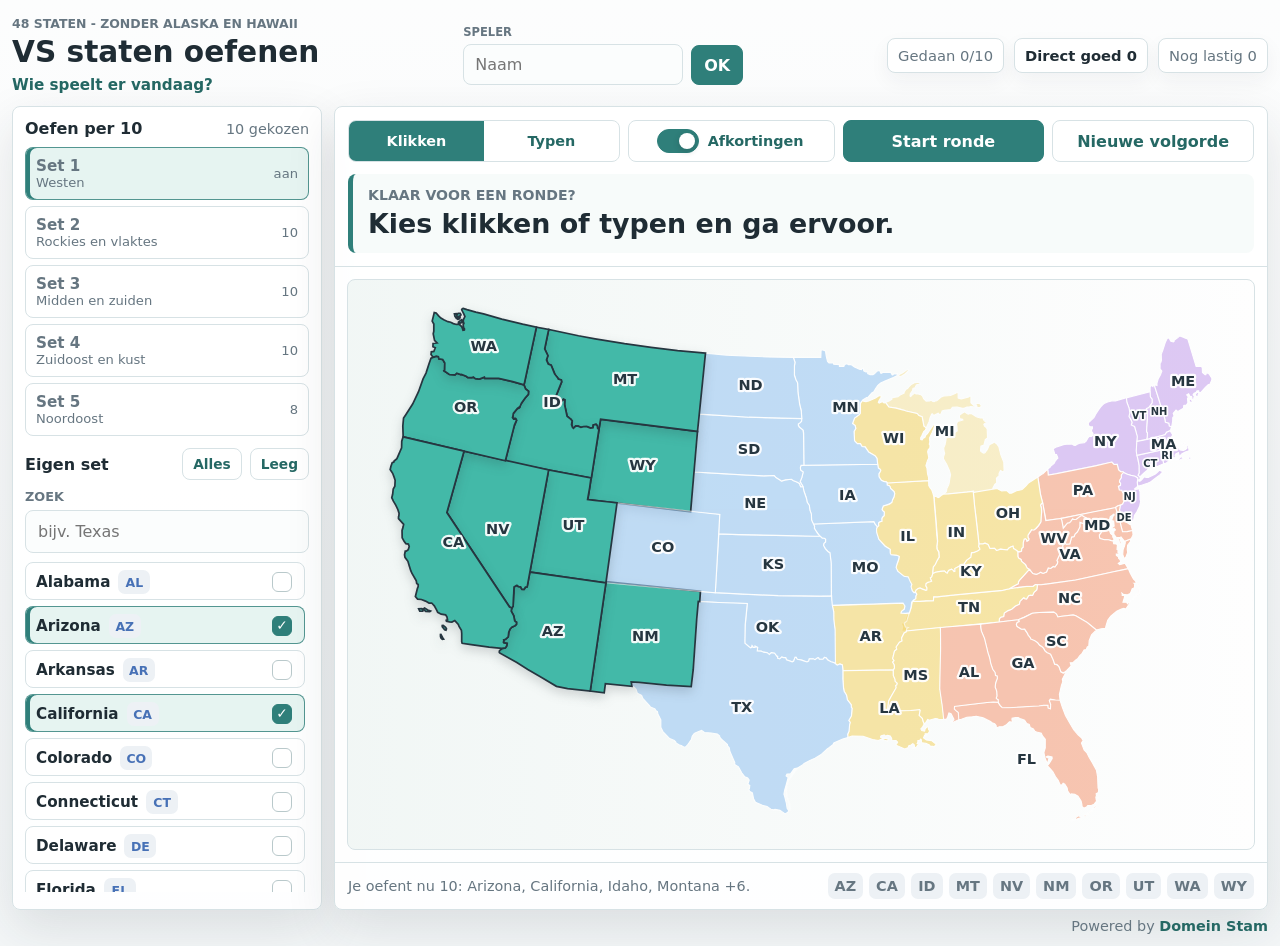
<file: vs-staten-spel/index.html>
<!doctype html>
<html lang="nl">
  <head>
    <meta charset="utf-8" />
    <meta name="robots" content="noindex, nofollow">
    <meta name="viewport" content="width=device-width, initial-scale=1" />
    <meta name="theme-color" content="#2f7f7a" />
    <meta name="mobile-web-app-capable" content="yes" />
    <meta name="apple-mobile-web-app-capable" content="yes" />
    <meta name="apple-mobile-web-app-title" content="VS Staten" />
    <title>VS Staten Oefenen</title>
    <link rel="manifest" href="manifest.webmanifest" />
    <link rel="icon" href="icon.svg" type="image/svg+xml" />
    <link rel="stylesheet" href="styles.css" />
  </head>
  <body>
    <main class="app-shell">
      <header class="topbar">
        <div>
          <p class="eyebrow">48 staten - zonder Alaska en Hawaii</p>
          <h1>VS staten oefenen</h1>
          <p class="player-greeting" id="playerGreeting">Wie speelt er vandaag?</p>
        </div>
        <form class="player-form" id="playerForm">
          <label>
            <span>Speler</span>
            <input id="playerNameInput" type="text" autocomplete="name" maxlength="24" placeholder="Naam" />
          </label>
          <button type="submit">OK</button>
        </form>
        <div class="score-panel" aria-live="polite">
          <span id="progressText">Gedaan 0/0</span>
          <strong id="scoreText">Direct goed 0</strong>
          <span id="streakText">Nog lastig 0</span>
        </div>
      </header>

      <section class="workspace">
        <aside class="side-panel" aria-label="Staten kiezen">
          <section class="panel-block">
            <div class="block-head">
              <h2>Oefen per 10</h2>
              <span id="selectedCount">10 gekozen</span>
            </div>
            <div class="batch-grid" id="batchGrid"></div>
          </section>

          <section class="panel-block state-picker">
            <div class="block-head">
              <h2>Eigen set</h2>
              <div class="small-actions">
                <button type="button" class="ghost-btn" id="selectAllBtn">Alles</button>
                <button type="button" class="ghost-btn" id="clearBtn">Leeg</button>
              </div>
            </div>
            <label class="search-box">
              <span>Zoek</span>
              <input id="searchInput" type="search" autocomplete="off" placeholder="bijv. Texas" />
            </label>
            <div class="state-list" id="stateList"></div>
          </section>
        </aside>

        <section class="play-panel" aria-label="Spel">
          <div class="quiz-bar">
            <div class="game-actions">
              <div class="mode-control" role="radiogroup" aria-label="Oefenmodus">
                <label>
                  <input type="radio" name="practiceMode" value="click" checked />
                  <span>Klikken</span>
                </label>
                <label>
                  <input type="radio" name="practiceMode" value="type" />
                  <span>Typen</span>
                </label>
              </div>
              <label class="toggle-control">
                <input id="labelToggle" type="checkbox" checked />
                <span>Afkortingen</span>
              </label>
              <button type="button" class="primary-btn" id="startBtn">Start ronde</button>
              <button type="button" class="secondary-btn" id="shuffleBtn">Nieuwe volgorde</button>
              <button type="button" class="secondary-btn repeat-btn is-hidden" id="repeatBtn">
                Herhaal moeilijke staten
              </button>
            </div>
            <div class="question-area">
              <p class="round-label" id="roundLabel">Klaar voor een ronde?</p>
              <h2 id="promptText">Kies klikken of typen en ga ervoor.</h2>
              <form class="typing-form" id="typingForm">
                <input
                  id="typedAnswer"
                  type="text"
                  autocomplete="off"
                  aria-label="Staat of afkorting"
                  placeholder="Staat of afkorting"
                  disabled
                />
                <button type="submit" id="typingSubmit" disabled>Controleer</button>
                <span id="typingMessage" aria-live="polite"></span>
              </form>
            </div>
          </div>

          <div class="map-shell">
            <div class="map-scroll" aria-label="Klikbare kaart van de Verenigde Staten">
              <div class="real-map" id="mapGrid">
                <div class="map-loading">Kaart laden...</div>
              </div>
            </div>
          </div>

          <footer class="selection-strip">
            <span id="selectionText">Set 1 staat klaar.</span>
            <div class="selected-tags" id="selectedTags"></div>
          </footer>
        </section>
      </section>
      <footer class="powered-by">Powered by <strong>Domein Stam</strong></footer>
    </main>

    <script src="app.js"></script>
  </body>
</html>
</file>
<file: azie-landen-spel/styles.css>
:root {
  color-scheme: light;
  --bg: #f4f7f8;
  --surface: #ffffff;
  --surface-soft: #eef5f3;
  --ink: #1f2c34;
  --muted: #667681;
  --line: #d7e2e5;
  --teal: #2f7f7a;
  --teal-dark: #256864;
  --blue: #4771b6;
  --amber: #f2b84b;
  --coral: #e35d5b;
  --green: #2f9f67;
  --shadow: 0 18px 50px rgba(31, 44, 52, 0.12);
}

* {
  box-sizing: border-box;
}

body {
  margin: 0;
  min-height: 100vh;
  background:
    linear-gradient(180deg, rgba(255, 255, 255, 0.75), rgba(244, 247, 248, 0.95)),
    var(--bg);
  color: var(--ink);
  font-family:
    Inter, ui-sans-serif, system-ui, -apple-system, BlinkMacSystemFont, "Segoe UI", sans-serif;
}

button,
input {
  font: inherit;
}

button {
  cursor: pointer;
}

.app-shell {
  width: min(1260px, calc(100% - 24px));
  margin: 0 auto;
  padding: 16px 0 12px;
}

.topbar {
  display: flex;
  align-items: center;
  justify-content: space-between;
  gap: 14px;
  margin-bottom: 12px;
}

.player-greeting {
  margin: 8px 0 0;
  color: var(--teal-dark);
  font-size: 0.95rem;
  font-weight: 800;
}

.player-form {
  display: grid;
  grid-template-columns: minmax(150px, 220px) auto;
  align-items: end;
  gap: 8px;
}

.player-form label {
  display: grid;
  gap: 5px;
}

.player-form span {
  color: var(--muted);
  font-size: 0.72rem;
  font-weight: 900;
  text-transform: uppercase;
}

.player-form input,
.typing-form input {
  width: 100%;
  border: 1px solid var(--line);
  border-radius: 8px;
  background: #fbfdfd;
  color: var(--ink);
  outline: none;
  padding: 10px 11px;
}

.player-form input:focus,
.typing-form input:focus {
  border-color: var(--teal);
  box-shadow: 0 0 0 3px rgba(47, 127, 122, 0.14);
}

.player-form button,
.typing-form button {
  min-height: 40px;
  border: 1px solid var(--teal);
  border-radius: 8px;
  background: var(--teal);
  color: #fff;
  font-weight: 900;
  padding: 0 12px;
}

.player-form button:hover,
.typing-form button:hover {
  background: var(--teal-dark);
}

.eyebrow,
.round-label {
  margin: 0 0 6px;
  color: var(--muted);
  font-size: 0.78rem;
  font-weight: 800;
  letter-spacing: 0;
  text-transform: uppercase;
}

h1,
h2 {
  margin: 0;
  letter-spacing: 0;
}

h1 {
  font-size: 1.75rem;
  line-height: 1.05;
}

h2 {
  font-size: 1rem;
}

.score-panel {
  display: grid;
  grid-template-columns: repeat(3, auto);
  align-items: center;
  gap: 10px;
  color: var(--muted);
  font-size: 0.92rem;
}

.score-panel span,
.score-panel strong {
  min-width: 78px;
  border: 1px solid var(--line);
  border-radius: 8px;
  background: var(--surface);
  padding: 8px 10px;
  text-align: center;
  box-shadow: 0 8px 20px rgba(31, 44, 52, 0.05);
}

.score-panel strong {
  color: var(--ink);
}

.workspace {
  display: grid;
  grid-template-columns: 310px minmax(0, 1fr);
  gap: 12px;
  align-items: stretch;
}

.side-panel,
.play-panel {
  border: 1px solid var(--line);
  border-radius: 8px;
  background: rgba(255, 255, 255, 0.94);
  box-shadow: var(--shadow);
}

.side-panel {
  display: flex;
  flex-direction: column;
  gap: 12px;
  padding: 12px;
}

.panel-block {
  display: grid;
  gap: 9px;
}

.block-head {
  display: flex;
  align-items: center;
  justify-content: space-between;
  gap: 10px;
}

.block-head span,
.selection-strip span {
  color: var(--muted);
  font-size: 0.9rem;
}

.batch-grid {
  display: grid;
  grid-template-columns: 1fr;
  gap: 6px;
}

.batch-btn,
.state-row,
.ghost-btn,
.primary-btn,
.secondary-btn {
  border: 1px solid var(--line);
  border-radius: 8px;
  background: var(--surface);
  color: var(--ink);
  transition:
    transform 160ms ease,
    border-color 160ms ease,
    background 160ms ease,
    box-shadow 160ms ease;
}

.batch-btn {
  display: grid;
  grid-template-columns: 1fr auto;
  gap: 10px;
  align-items: center;
  padding: 9px 10px;
  text-align: left;
}

.batch-btn strong,
.state-row strong {
  font-size: 0.95rem;
}

.batch-btn span,
.state-row span {
  color: var(--muted);
  font-size: 0.82rem;
}

.batch-btn:hover,
.state-row:hover,
.ghost-btn:hover,
.secondary-btn:hover {
  border-color: rgba(47, 127, 122, 0.55);
  background: var(--surface-soft);
}

.batch-btn.active,
.state-row.selected {
  border-color: rgba(47, 127, 122, 0.8);
  background: #e6f4f1;
  box-shadow: inset 4px 0 0 var(--teal);
}

.small-actions {
  display: flex;
  gap: 8px;
}

.ghost-btn {
  padding: 7px 10px;
  color: var(--teal-dark);
  font-size: 0.86rem;
  font-weight: 800;
}

.search-box {
  display: grid;
  gap: 6px;
}

.search-box span {
  color: var(--muted);
  font-size: 0.8rem;
  font-weight: 800;
  text-transform: uppercase;
}

.search-box input {
  width: 100%;
  border: 1px solid var(--line);
  border-radius: 8px;
  background: #fbfdfd;
  color: var(--ink);
  outline: none;
  padding: 11px 12px;
}

.search-box input:focus {
  border-color: var(--teal);
  box-shadow: 0 0 0 3px rgba(47, 127, 122, 0.14);
}

.state-list {
  display: grid;
  gap: 6px;
  max-height: 330px;
  overflow: auto;
  padding-right: 4px;
}

.state-row {
  display: grid;
  grid-template-columns: minmax(0, 1fr) 22px;
  align-items: center;
  gap: 9px;
  min-height: 38px;
  padding: 7px 10px;
  text-align: left;
}

.state-row .state-main {
  display: inline-flex;
  min-width: 0;
  align-items: baseline;
  gap: 8px;
  white-space: nowrap;
}

.state-row .state-main strong {
  min-width: 0;
  overflow: hidden;
  color: var(--ink);
  text-overflow: ellipsis;
}

.state-row .check {
  display: inline-grid;
  width: 20px;
  height: 20px;
  place-items: center;
  border: 1px solid #b9c9cb;
  border-radius: 6px;
  color: transparent;
}

.state-row.selected .check {
  border-color: var(--teal);
  background: var(--teal);
  color: #fff;
}

.state-row.selected .check::before {
  content: "\2713";
  color: #fff;
  font-size: 0.86rem;
  font-weight: 900;
  line-height: 1;
}

.play-panel {
  display: grid;
  grid-template-rows: auto minmax(0, 1fr) auto;
  min-width: 0;
  overflow: hidden;
}

.quiz-bar {
  display: grid;
  grid-template-columns: 1fr;
  justify-items: stretch;
  gap: 12px;
  border-bottom: 1px solid var(--line);
  padding: 13px;
}

.quiz-bar h2 {
  max-width: 760px;
  font-size: 1.6rem;
  line-height: 1.15;
}

.question-area {
  width: 100%;
  min-width: 0;
  border-left: 5px solid var(--teal);
  border-radius: 8px;
  background: #f7fbfa;
  padding: 13px 15px;
}

.question-area .round-label {
  font-size: 0.88rem;
}

.typing-form {
  display: grid;
  grid-template-columns: minmax(220px, 360px) auto;
  align-items: center;
  gap: 9px;
  max-width: 620px;
  margin-top: 10px;
}

.typing-form input {
  font-size: 1.08rem;
  font-weight: 800;
}

.typing-form.typing-hidden {
  display: none;
}

.typing-form input:disabled,
.typing-form button:disabled {
  cursor: not-allowed;
  opacity: 0.55;
}

.typing-form span {
  grid-column: 1 / -1;
  min-height: 18px;
  color: var(--muted);
  font-size: 0.88rem;
  font-weight: 800;
}

.game-actions {
  display: flex;
  flex-wrap: wrap;
  align-items: stretch;
  justify-self: stretch;
  width: 100%;
  gap: 8px;
}

.mode-control {
  display: inline-flex;
  flex: 1 1 220px;
  min-height: 42px;
  overflow: hidden;
  border: 1px solid var(--line);
  border-radius: 8px;
  background: var(--surface);
}

.mode-control label {
  position: relative;
  display: inline-flex;
  flex: 1;
}

.mode-control input {
  position: absolute;
  inset: 0;
  opacity: 0;
}

.mode-control span {
  display: inline-grid;
  min-width: 0;
  width: 100%;
  place-items: center;
  padding: 0 12px;
  color: var(--teal-dark);
  font-size: 0.9rem;
  font-weight: 900;
  transition:
    background 160ms ease,
    color 160ms ease;
}

.mode-control input:focus-visible + span {
  box-shadow: inset 0 0 0 3px rgba(47, 127, 122, 0.22);
}

.mode-control input:checked + span {
  background: var(--teal);
  color: #fff;
}

.toggle-control {
  display: inline-flex;
  flex: 1 1 155px;
  align-items: center;
  justify-content: center;
  gap: 9px;
  min-height: 42px;
  width: auto;
  border: 1px solid var(--line);
  border-radius: 8px;
  background: var(--surface);
  color: var(--teal-dark);
  padding: 0 12px 0 10px;
  font-size: 0.9rem;
  font-weight: 900;
  user-select: none;
}

.toggle-control input {
  position: relative;
  width: 42px;
  height: 24px;
  margin: 0;
  border: 1px solid #b7c9cc;
  border-radius: 999px;
  appearance: none;
  background: #dfe8eb;
  cursor: pointer;
  transition:
    background 160ms ease,
    border-color 160ms ease;
}

.toggle-control input::after {
  content: "";
  position: absolute;
  top: 3px;
  left: 3px;
  width: 16px;
  height: 16px;
  border-radius: 50%;
  background: #ffffff;
  box-shadow: 0 2px 6px rgba(31, 44, 52, 0.24);
  transition: transform 160ms ease;
}

.toggle-control input:checked {
  border-color: var(--teal);
  background: var(--teal);
}

.toggle-control input:checked::after {
  transform: translateX(18px);
}

.primary-btn,
.secondary-btn {
  flex: 1 1 150px;
  min-height: 42px;
  width: auto;
  padding: 0 14px;
  font-weight: 900;
}

.primary-btn {
  border-color: var(--teal);
  background: var(--teal);
  color: #fff;
}

.primary-btn:hover {
  border-color: var(--teal-dark);
  background: var(--teal-dark);
  transform: translateY(-1px);
}

.secondary-btn {
  color: var(--teal-dark);
}

.repeat-btn {
  flex-basis: 220px;
  border-color: rgba(227, 93, 91, 0.45);
  color: #9c3231;
}

.repeat-btn:not(.is-hidden) {
  display: inline-flex;
  align-items: center;
  justify-content: center;
}

.is-hidden {
  display: none !important;
}

.map-shell {
  min-height: 0;
  padding: 12px;
}

.map-scroll {
  width: 100%;
  height: 100%;
  min-height: 460px;
  overflow: auto;
  border: 1px solid var(--line);
  border-radius: 8px;
  background:
    linear-gradient(90deg, rgba(238, 245, 243, 0.75), rgba(255, 255, 255, 0.75)),
    #fafcfc;
}

.real-map {
  min-width: 600px;
  min-height: 100%;
  padding: 12px;
}

.map-loading {
  display: grid;
  min-height: 360px;
  place-items: center;
  color: var(--muted);
  font-weight: 800;
}

.azie-map {
  display: block;
  width: 100%;
  height: auto;
  background: #dcecf7;
  border-radius: 6px;
}

.azie-map #background path {
  fill: #eef0ec;
  stroke: #c3c9c4;
  stroke-width: 0.4;
  pointer-events: none;
}

.azie-map .country {
  fill: var(--base, #ddd);
  stroke: #ffffff;
  stroke-width: 1px;
  vector-effect: non-scaling-stroke;
  stroke-linejoin: round;
  paint-order: fill;
  cursor: pointer;
  outline: none;
  transition: fill 140ms ease, opacity 140ms ease;
}

.azie-map #tiny circle.country {
  stroke: #1f2c34;
  stroke-width: 1.1;
}

.azie-map .country:hover,
.azie-map .country:focus-visible {
  filter: brightness(0.93);
}

.azie-map .country.dimmed {
  opacity: 0.35;
}

.azie-map .country.done {
  fill: #9fd8b0;
}

.azie-map .country.correct {
  fill: #4fbf73;
  animation: pop 360ms ease;
}

.azie-map .country.wrong {
  fill: #ef7f78;
}

.azie-map .country.hint {
  fill: #ffffff;
  stroke: #111;
  stroke-width: 3px;
  animation: hint-blink 800ms ease-in-out infinite;
}

@keyframes hint-blink {
  0%, 100% { fill: #ffffff; opacity: 1; }
  50% { fill: #ffe100; opacity: 1; }
}

.azie-map .country.typing-target {
  fill: #1f2c34;
}

.country-label {
  fill: #1f2c34;
  font-family: Inter, ui-sans-serif, system-ui, -apple-system, "Segoe UI", sans-serif;
  font-size: calc(10px * var(--ls, 1));
  font-weight: 900;
  text-anchor: middle;
  dominant-baseline: central;
  paint-order: stroke;
  stroke: rgba(255, 255, 255, 0.95);
  stroke-width: calc(2.6px * var(--ls, 1));
  stroke-linejoin: round;
  pointer-events: none;
}

.labels-hidden .country-label {
  opacity: 0;
}

.country-label.dimmed-label {
  opacity: 0.4;
}

.country-label.typing-target-label {
  fill: #ffffff;
  stroke: #1f2c34;
}

.batch-name {
  display: inline-flex;
  align-items: center;
  gap: 8px;
}

.batch-dot {
  width: 12px;
  height: 12px;
  border-radius: 3px;
  border: 1px solid rgba(31, 44, 52, 0.3);
  flex: none;
}

.selection-strip {
  display: flex;
  align-items: center;
  justify-content: space-between;
  gap: 16px;
  border-top: 1px solid var(--line);
  padding: 10px 13px;
}

.powered-by {
  margin-top: 8px;
  color: var(--muted);
  font-size: 0.9rem;
  text-align: right;
}

.powered-by strong {
  color: var(--teal-dark);
}

.map-credit {
  margin-top: 2px;
  color: var(--muted);
  font-size: 0.72rem;
  text-align: right;
}

.selected-tags {
  display: flex;
  flex-wrap: wrap;
  justify-content: flex-end;
  gap: 6px;
}

.tag {
  display: inline-grid;
  min-width: 32px;
  place-items: center;
  border-radius: 7px;
  background: #edf1f5;
  color: var(--blue);
  font-size: 0.74rem;
  font-weight: 900;
  padding: 5px 7px;
}

@keyframes pop {
  50% {
    transform: scale(1.05);
  }
}

@keyframes shake {
  25% {
    transform: translateX(-4px);
  }
  50% {
    transform: translateX(4px);
  }
  75% {
    transform: translateX(-2px);
  }
}

@keyframes pulse {
  50% {
    box-shadow: 0 0 0 4px rgba(242, 184, 75, 0.24);
  }
}

@media (max-width: 1060px) {
  .workspace {
    grid-template-columns: 1fr;
  }

  .side-panel {
    display: grid;
    grid-template-columns: minmax(260px, 0.9fr) minmax(300px, 1.1fr);
    align-items: start;
  }

  .state-list {
    max-height: 250px;
  }
}

.exit-fullscreen-btn {
  display: none;
}

@media (max-width: 760px) {
  body.round-fullscreen .side-panel,
  body.round-fullscreen .topbar,
  body.round-fullscreen .powered-by,
  body.round-fullscreen .map-credit {
    display: none;
  }

  body.round-fullscreen .app-shell {
    width: 100%;
    padding: 0;
  }

  body.round-fullscreen .play-panel {
    position: fixed;
    inset: 0;
    z-index: 200;
    display: block;
    border-radius: 0;
    overflow-y: auto;
    -webkit-overflow-scrolling: touch;
  }

  body.round-fullscreen .exit-fullscreen-btn {
    position: sticky;
    top: 0;
    z-index: 5;
    display: flex;
    align-items: center;
    justify-content: center;
    gap: 6px;
    width: 100%;
    min-height: 24px;
    border: none;
    border-bottom: 1px solid var(--line);
    background: var(--surface);
    color: var(--teal-dark);
    font-weight: 900;
    font-size: 0.74rem;
  }

  body.round-fullscreen .map-scroll {
    height: 100%;
    min-height: 0;
    overflow: hidden;
  }

  body.round-fullscreen .play-panel {
    display: flex;
    flex-direction: column;
    overflow: hidden;
  }

  body.round-fullscreen .map-shell {
    flex: 1 1 auto;
    min-height: 0;
  }

  body.round-fullscreen .selection-strip {
    display: none;
  }

  body.round-fullscreen .real-map {
    min-width: 0;
    height: 100%;
    padding: 0;
  }

  body.round-fullscreen .azie-map {
    width: 100%;
    height: 100%;
    border-radius: 0;
  }

  body.round-fullscreen #shuffleBtn,
  body.round-fullscreen #repeatBtn,
  body.round-fullscreen .toggle-control,
  body.round-fullscreen .landscape-legend {
    display: none;
  }

  body.round-fullscreen .quiz-bar {
    padding: 3px 8px;
    gap: 3px;
  }

  body.round-fullscreen .game-actions {
    grid-template-columns: 1fr 1fr;
    gap: 4px;
  }

  body.round-fullscreen .mode-control {
    grid-column: auto;
    min-height: 28px;
  }

  body.round-fullscreen .mode-control span {
    padding: 0 6px;
    font-size: 0.76rem;
  }

  body.round-fullscreen #startBtn {
    min-height: 28px;
    font-size: 0.78rem;
    padding: 0 6px;
  }

  body.round-fullscreen .question-area {
    padding: 3px 9px;
    border-left-width: 3px;
  }

  body.round-fullscreen .round-label {
    display: none;
  }

  .exit-fullscreen-progress {
    color: var(--muted);
    font-weight: 700;
  }

  body.round-fullscreen .quiz-bar h2 {
    font-size: 0.86rem;
    line-height: 1.15;
  }

  body.round-fullscreen .typing-form {
    margin-top: 5px;
  }

  body.round-fullscreen .map-shell {
    padding: 4px;
  }

  .app-shell {
    width: min(100% - 10px, 1260px);
    padding: 8px 0;
  }

  .topbar,
  .quiz-bar,
  .selection-strip {
    align-items: stretch;
    flex-direction: column;
  }

  .player-form,
  .typing-form {
    grid-template-columns: 1fr;
  }

  h1 {
    font-size: 1.4rem;
  }

  .quiz-bar h2 {
    font-size: 1.3rem;
  }

  .score-panel {
    grid-template-columns: repeat(3, minmax(0, 1fr));
    gap: 6px;
  }

  .score-panel span,
  .score-panel strong {
    min-width: 0;
  }

  .side-panel {
    grid-template-columns: 1fr;
  }

  .side-panel,
  .play-panel {
    border-radius: 6px;
  }

  .side-panel {
    padding: 10px;
  }

  .batch-grid {
    grid-template-columns: repeat(3, minmax(0, 1fr));
  }

  .game-actions {
    display: grid;
    grid-template-columns: repeat(2, minmax(0, 1fr));
    width: 100%;
  }

  .primary-btn,
  .secondary-btn,
  .mode-control,
  .toggle-control {
    min-width: 0;
    width: 100%;
  }

  .mode-control,
  .toggle-control,
  .repeat-btn:not(.is-hidden) {
    grid-column: 1 / -1;
  }

  .mode-control label {
    flex: 1;
  }

  .map-scroll {
    min-height: 0;
  }

  .real-map {
    min-width: 0;
    padding: 4px;
  }


}

@media (max-width: 480px) {
  .batch-grid {
    grid-template-columns: 1fr;
  }

  .game-actions {
    grid-template-columns: 1fr;
  }

  .real-map {
    min-width: 0;
  }

  .map-scroll {
    min-height: 0;
  }
}

.toast {
  position: fixed;
  left: 50%;
  bottom: 22px;
  z-index: 500;
  max-width: min(90vw, 420px);
  padding: 11px 18px;
  border-radius: 999px;
  background: #1f2c34;
  color: #ffffff;
  font-size: 0.95rem;
  font-weight: 800;
  text-align: center;
  box-shadow: 0 10px 30px rgba(31, 44, 52, 0.3);
  opacity: 0;
  transform: translate(-50%, 20px);
  pointer-events: none;
  transition: opacity 200ms ease, transform 200ms ease;
}

.toast.show {
  opacity: 1;
  transform: translate(-50%, 0);
}

.name-gate {
  position: fixed;
  inset: 0;
  z-index: 600;
  display: grid;
  place-items: center;
  padding: 16px;
  background: rgba(31, 44, 52, 0.55);
}

.name-gate[hidden] {
  display: none;
}

.name-gate-card {
  display: grid;
  gap: 10px;
  width: min(100%, 380px);
  padding: 22px;
  border-radius: 14px;
  background: #ffffff;
  box-shadow: 0 24px 60px rgba(31, 44, 52, 0.35);
}

.name-gate-card h2 {
  font-size: 1.4rem;
}

.name-gate-card p {
  margin: 0;
  color: var(--muted);
}

.name-gate-card input {
  width: 100%;
  min-height: 46px;
  padding: 10px 12px;
  border: 1px solid var(--line);
  border-radius: 8px;
  font-size: 1.05rem;
  font-weight: 700;
}

.name-gate-card .primary-btn {
  width: 100%;
  flex: none;
}
</file>
<file: nl-waterwerken-spel/styles.css>
:root {
  color-scheme: light;
  --bg: #f4f7f8;
  --surface: #ffffff;
  --surface-soft: #eef5f3;
  --ink: #1f2c34;
  --muted: #667681;
  --line: #d7e2e5;
  --teal: #2f7f7a;
  --teal-dark: #256864;
  --blue: #4771b6;
  --amber: #f2b84b;
  --coral: #e35d5b;
  --green: #2f9f67;
  --shadow: 0 18px 50px rgba(31, 44, 52, 0.12);
}

* {
  box-sizing: border-box;
}

body {
  margin: 0;
  min-height: 100vh;
  background:
    linear-gradient(180deg, rgba(255, 255, 255, 0.75), rgba(244, 247, 248, 0.95)),
    var(--bg);
  color: var(--ink);
  font-family:
    Inter, ui-sans-serif, system-ui, -apple-system, BlinkMacSystemFont, "Segoe UI", sans-serif;
}

button,
input {
  font: inherit;
}

button {
  cursor: pointer;
}

.app-shell {
  width: min(1260px, calc(100% - 24px));
  margin: 0 auto;
  padding: 16px 0 12px;
}

.topbar {
  display: flex;
  align-items: center;
  justify-content: space-between;
  gap: 14px;
  margin-bottom: 12px;
}

.player-greeting {
  margin: 8px 0 0;
  color: var(--teal-dark);
  font-size: 0.95rem;
  font-weight: 800;
}

.player-form {
  display: grid;
  grid-template-columns: minmax(150px, 220px) auto;
  align-items: end;
  gap: 8px;
}

.player-form label {
  display: grid;
  gap: 5px;
}

.player-form span {
  color: var(--muted);
  font-size: 0.72rem;
  font-weight: 900;
  text-transform: uppercase;
}

.player-form input,
.typing-form input {
  width: 100%;
  border: 1px solid var(--line);
  border-radius: 8px;
  background: #fbfdfd;
  color: var(--ink);
  outline: none;
  padding: 10px 11px;
}

.player-form input:focus,
.typing-form input:focus {
  border-color: var(--teal);
  box-shadow: 0 0 0 3px rgba(47, 127, 122, 0.14);
}

.player-form button,
.typing-form button {
  min-height: 40px;
  border: 1px solid var(--teal);
  border-radius: 8px;
  background: var(--teal);
  color: #fff;
  font-weight: 900;
  padding: 0 12px;
}

.player-form button:hover,
.typing-form button:hover {
  background: var(--teal-dark);
}

.eyebrow,
.round-label {
  margin: 0 0 6px;
  color: var(--muted);
  font-size: 0.78rem;
  font-weight: 800;
  letter-spacing: 0;
  text-transform: uppercase;
}

h1,
h2 {
  margin: 0;
  letter-spacing: 0;
}

h1 {
  font-size: 1.75rem;
  line-height: 1.05;
}

h2 {
  font-size: 1rem;
}

.score-panel {
  display: grid;
  grid-template-columns: repeat(3, auto);
  align-items: center;
  gap: 10px;
  color: var(--muted);
  font-size: 0.92rem;
}

.score-panel span,
.score-panel strong {
  min-width: 78px;
  border: 1px solid var(--line);
  border-radius: 8px;
  background: var(--surface);
  padding: 8px 10px;
  text-align: center;
  box-shadow: 0 8px 20px rgba(31, 44, 52, 0.05);
}

.score-panel strong {
  color: var(--ink);
}

.workspace {
  display: grid;
  grid-template-columns: 310px minmax(0, 1fr);
  gap: 12px;
  align-items: stretch;
}

.side-panel,
.play-panel {
  border: 1px solid var(--line);
  border-radius: 8px;
  background: rgba(255, 255, 255, 0.94);
  box-shadow: var(--shadow);
}

.side-panel {
  display: flex;
  flex-direction: column;
  gap: 12px;
  padding: 12px;
}

.panel-block {
  display: grid;
  gap: 9px;
}

.block-head {
  display: flex;
  align-items: center;
  justify-content: space-between;
  gap: 10px;
}

.block-head span,
.selection-strip span {
  color: var(--muted);
  font-size: 0.9rem;
}

.batch-grid {
  display: grid;
  grid-template-columns: 1fr;
  gap: 6px;
}

.batch-btn,
.state-row,
.ghost-btn,
.primary-btn,
.secondary-btn {
  border: 1px solid var(--line);
  border-radius: 8px;
  background: var(--surface);
  color: var(--ink);
  transition:
    transform 160ms ease,
    border-color 160ms ease,
    background 160ms ease,
    box-shadow 160ms ease;
}

.batch-btn {
  display: grid;
  grid-template-columns: 1fr auto;
  gap: 10px;
  align-items: center;
  padding: 9px 10px;
  text-align: left;
}

.batch-btn strong,
.state-row strong {
  font-size: 0.95rem;
}

.batch-btn span,
.state-row span {
  color: var(--muted);
  font-size: 0.82rem;
}

.batch-btn:hover,
.state-row:hover,
.ghost-btn:hover,
.secondary-btn:hover {
  border-color: rgba(47, 127, 122, 0.55);
  background: var(--surface-soft);
}

.batch-btn.active,
.state-row.selected {
  border-color: rgba(47, 127, 122, 0.8);
  background: #e6f4f1;
  box-shadow: inset 4px 0 0 var(--teal);
}

.small-actions {
  display: flex;
  gap: 8px;
}

.ghost-btn {
  padding: 7px 10px;
  color: var(--teal-dark);
  font-size: 0.86rem;
  font-weight: 800;
}

.search-box {
  display: grid;
  gap: 6px;
}

.search-box span {
  color: var(--muted);
  font-size: 0.8rem;
  font-weight: 800;
  text-transform: uppercase;
}

.search-box input {
  width: 100%;
  border: 1px solid var(--line);
  border-radius: 8px;
  background: #fbfdfd;
  color: var(--ink);
  outline: none;
  padding: 11px 12px;
}

.search-box input:focus {
  border-color: var(--teal);
  box-shadow: 0 0 0 3px rgba(47, 127, 122, 0.14);
}

.state-list {
  display: grid;
  gap: 6px;
  max-height: 330px;
  overflow: auto;
  padding-right: 4px;
}

.state-row {
  display: grid;
  grid-template-columns: minmax(0, 1fr) 22px;
  align-items: center;
  gap: 9px;
  min-height: 38px;
  padding: 7px 10px;
  text-align: left;
}

.state-row .state-main {
  display: inline-flex;
  min-width: 0;
  align-items: baseline;
  gap: 8px;
  white-space: nowrap;
}

.state-row .state-main strong {
  min-width: 0;
  overflow: hidden;
  color: var(--ink);
  text-overflow: ellipsis;
}

.state-row .check {
  display: inline-grid;
  width: 20px;
  height: 20px;
  place-items: center;
  border: 1px solid #b9c9cb;
  border-radius: 6px;
  color: transparent;
}

.state-row.selected .check {
  border-color: var(--teal);
  background: var(--teal);
  color: #fff;
}

.state-row.selected .check::before {
  content: "\2713";
  color: #fff;
  font-size: 0.86rem;
  font-weight: 900;
  line-height: 1;
}

.play-panel {
  display: grid;
  grid-template-rows: auto minmax(0, 1fr) auto;
  min-width: 0;
  overflow: hidden;
}

.quiz-bar {
  display: grid;
  grid-template-columns: 1fr;
  justify-items: stretch;
  gap: 12px;
  border-bottom: 1px solid var(--line);
  padding: 13px;
}

.quiz-bar h2 {
  max-width: 760px;
  font-size: 1.6rem;
  line-height: 1.15;
}

.question-area {
  width: 100%;
  min-width: 0;
  border-left: 5px solid var(--teal);
  border-radius: 8px;
  background: #f7fbfa;
  padding: 13px 15px;
}

.question-area .round-label {
  font-size: 0.88rem;
}

.typing-form {
  display: grid;
  grid-template-columns: minmax(220px, 360px) auto;
  align-items: center;
  gap: 9px;
  max-width: 620px;
  margin-top: 10px;
}

.typing-form input {
  font-size: 1.08rem;
  font-weight: 800;
}

.typing-form.typing-hidden {
  display: none;
}

.typing-form input:disabled,
.typing-form button:disabled {
  cursor: not-allowed;
  opacity: 0.55;
}

.typing-form span {
  grid-column: 1 / -1;
  min-height: 18px;
  color: var(--muted);
  font-size: 0.88rem;
  font-weight: 800;
}

.game-actions {
  display: flex;
  flex-wrap: wrap;
  align-items: stretch;
  justify-self: stretch;
  width: 100%;
  gap: 8px;
}

.mode-control {
  display: inline-flex;
  flex: 1 1 220px;
  min-height: 42px;
  overflow: hidden;
  border: 1px solid var(--line);
  border-radius: 8px;
  background: var(--surface);
}

.mode-control label {
  position: relative;
  display: inline-flex;
  flex: 1;
}

.mode-control input {
  position: absolute;
  inset: 0;
  opacity: 0;
}

.mode-control span {
  display: inline-grid;
  min-width: 0;
  width: 100%;
  place-items: center;
  padding: 0 12px;
  color: var(--teal-dark);
  font-size: 0.9rem;
  font-weight: 900;
  transition:
    background 160ms ease,
    color 160ms ease;
}

.mode-control input:focus-visible + span {
  box-shadow: inset 0 0 0 3px rgba(47, 127, 122, 0.22);
}

.mode-control input:checked + span {
  background: var(--teal);
  color: #fff;
}

.toggle-control {
  display: inline-flex;
  flex: 1 1 155px;
  align-items: center;
  justify-content: center;
  gap: 9px;
  min-height: 42px;
  width: auto;
  border: 1px solid var(--line);
  border-radius: 8px;
  background: var(--surface);
  color: var(--teal-dark);
  padding: 0 12px 0 10px;
  font-size: 0.9rem;
  font-weight: 900;
  user-select: none;
}

.toggle-control input {
  position: relative;
  width: 42px;
  height: 24px;
  margin: 0;
  border: 1px solid #b7c9cc;
  border-radius: 999px;
  appearance: none;
  background: #dfe8eb;
  cursor: pointer;
  transition:
    background 160ms ease,
    border-color 160ms ease;
}

.toggle-control input::after {
  content: "";
  position: absolute;
  top: 3px;
  left: 3px;
  width: 16px;
  height: 16px;
  border-radius: 50%;
  background: #ffffff;
  box-shadow: 0 2px 6px rgba(31, 44, 52, 0.24);
  transition: transform 160ms ease;
}

.toggle-control input:checked {
  border-color: var(--teal);
  background: var(--teal);
}

.toggle-control input:checked::after {
  transform: translateX(18px);
}

.primary-btn,
.secondary-btn {
  flex: 1 1 150px;
  min-height: 42px;
  width: auto;
  padding: 0 14px;
  font-weight: 900;
}

.primary-btn {
  border-color: var(--teal);
  background: var(--teal);
  color: #fff;
}

.primary-btn:hover {
  border-color: var(--teal-dark);
  background: var(--teal-dark);
  transform: translateY(-1px);
}

.secondary-btn {
  color: var(--teal-dark);
}

.repeat-btn {
  flex-basis: 220px;
  border-color: rgba(227, 93, 91, 0.45);
  color: #9c3231;
}

.repeat-btn:not(.is-hidden) {
  display: inline-flex;
  align-items: center;
  justify-content: center;
}

.is-hidden {
  display: none !important;
}

.map-shell {
  min-height: 0;
  padding: 12px;
}

.landscape-legend {
  margin-bottom: 8px;
  padding: 8px 12px;
  border: 1px solid var(--line);
  border-radius: 8px;
  background: #fbfdfd;
  font-size: 0.78rem;
  color: var(--ink);
}

.landscape-legend summary {
  cursor: pointer;
  color: var(--teal-dark);
  font-weight: 800;
  list-style: revert;
}

.landscape-legend .legend-items {
  display: flex;
  flex-wrap: wrap;
  align-items: center;
  gap: 6px 14px;
  margin-top: 8px;
}

.legend-group-title {
  margin: 0;
  flex-basis: 100%;
  color: var(--muted);
  font-size: 0.72rem;
  font-weight: 900;
  text-transform: uppercase;
}

.legend-group-title:not(:first-child) {
  margin-top: 2px;
}

.legend-item {
  display: inline-flex;
  align-items: center;
  gap: 6px;
  white-space: nowrap;
}

.swatch {
  display: inline-block;
  width: 13px;
  height: 13px;
  border-radius: 3px;
  border: 1px solid rgba(31, 44, 52, 0.25);
}

.swatch[data-lz="zeeklei"] {
  background: #7ab86a;
}

.swatch[data-lz="rivierklei"] {
  background: #b7c95a;
}

.swatch[data-lz="laagveen"] {
  background: #b9a8d9;
}

.swatch[data-lz="duin"] {
  background: #f0e35a;
}

.swatch[data-lz="zand"] {
  background: #f6efb2;
}

.swatch[data-lz="heuvelland"] {
  background: #9a6741;
}

.swatch[data-lz="zeearm"] {
  background: #3a7bbf;
}

.swatch[data-lz="getijde"] {
  background: #5fb8a8;
}

.map-scroll {
  width: 100%;
  height: 100%;
  min-height: 460px;
  overflow: auto;
  border: 1px solid var(--line);
  border-radius: 8px;
  background:
    linear-gradient(90deg, rgba(238, 245, 243, 0.75), rgba(255, 255, 255, 0.75)),
    #fafcfc;
}

.real-map {
  min-width: 420px;
  min-height: 100%;
  padding: 12px;
}

.map-loading {
  display: grid;
  min-height: 360px;
  place-items: center;
  color: var(--muted);
  font-weight: 800;
}

.nl-map {
  display: block;
  width: 100%;
  height: auto;
  min-height: 460px;
  max-height: 78vh;
}

.nl-map #landmass path {
  fill: #f6efb2 !important;
  stroke: rgba(180, 190, 180, 0.4) !important;
  stroke-width: 0.5;
}

.nl-map .landscape {
  clip-path: url(#landClip);
}

.nl-map .landscape path {
  stroke: rgba(255, 255, 255, 0.5);
  stroke-width: 0.4;
  opacity: 0.92;
}

.nl-map .lz-zeeklei path {
  fill: #7ab86a;
}

.nl-map .lz-rivierklei path {
  fill: #b7c95a;
}

.nl-map .lz-laagveen path {
  fill: #b9a8d9;
}

.nl-map .lz-duin path {
  fill: #f0e35a;
}

.nl-map .lz-zand path {
  fill: #f6efb2;
}

.nl-map .lz-heuvelland path {
  fill: #9a6741;
}

.nl-map .lz-zeearm path {
  fill: #3a7bbf;
}

.nl-map .lz-getijde path {
  fill: #5fb8a8;
}

.nl-map .state-region {
  cursor: pointer;
  outline: none;
  transition:
    opacity 160ms ease,
    stroke 160ms ease,
    stroke-width 160ms ease;
}

.nl-map .state-region:hover,
.nl-map .state-region:focus {
  filter: brightness(1.08);
}

.nl-map .state-region.dimmed {
  opacity: 0.35;
}

.nl-map .state-region.selected {
  opacity: 1;
}

.nl-map .state-region.correct {
  stroke: #2f9f67 !important;
  stroke-width: 3 !important;
  animation: pop 360ms ease;
}

.nl-map .state-region.wrong {
  stroke: #c9463f !important;
  stroke-width: 3 !important;
  animation: shake 340ms ease;
}

.nl-map .state-region.hint {
  stroke: #f2c85d !important;
  stroke-width: 3 !important;
  animation: pulse 900ms ease infinite;
}

.nl-map .state-region.typing-target {
  stroke: #111820 !important;
  stroke-width: 3.2 !important;
  animation: pulse 1000ms ease infinite;
}

.nl-map .state-region.done {
  stroke: #2f9f67 !important;
  stroke-width: 1.6 !important;
}

.nl-map .river-line {
  fill: none;
  stroke: #5590d0;
  stroke-width: 3.2;
  stroke-linecap: round;
  stroke-linejoin: round;
  opacity: 0.9;
  pointer-events: none;
}

.nl-map .ref-city circle {
  fill: #93a4ab;
}

.nl-map .ref-city text {
  fill: #7c8c93;
  font-size: 9px;
  font-family: Inter, ui-sans-serif, system-ui, sans-serif;
  font-weight: 700;
  pointer-events: none;
}

.nl-map .ref-point {
  pointer-events: none;
}

.nl-map .state {
  fill: transparent !important;
  stroke: none !important;
  cursor: pointer;
  outline: none;
  transition: fill 160ms ease;
}

.nl-map .state.correct {
  fill: rgba(95, 202, 133, 0.55) !important;
  animation: pop 360ms ease;
}

.nl-map .state.wrong {
  fill: rgba(240, 124, 118, 0.55) !important;
  animation: shake 340ms ease;
}

.nl-map .state.hint {
  fill: rgba(242, 200, 93, 0.55) !important;
  animation: pulse 900ms ease infinite;
}

#mapGrid .nl-map .state.typing-target {
  fill: rgba(17, 24, 32, 0.18) !important;
  animation: pulse 1000ms ease infinite;
}

.state-label {
  fill: #1f2c34;
  font-family:
    Inter, ui-sans-serif, system-ui, -apple-system, BlinkMacSystemFont, "Segoe UI", sans-serif;
  font-size: 15px;
  font-weight: 900;
  pointer-events: none;
  text-anchor: middle;
  dominant-baseline: central;
  paint-order: stroke;
  stroke: rgba(255, 255, 255, 0.95);
  stroke-width: 2.6px;
  stroke-linejoin: round;
  opacity: 1;
  transition:
    opacity 160ms ease,
    fill 160ms ease;
}

.state-label.region-1,
.state-label.region-2,
.state-label.region-3 {
  fill: #1c7a6c;
}

.state-label.region-4 {
  fill: #1f2c34;
  stroke: rgba(255, 255, 255, 0.85);
}

.labels-hidden .state-label {
  opacity: 0;
}

.state-label.dimmed-label {
  opacity: 0.45;
}

.state-label.done-label {
  fill: #2f9f67;
}

.state-label.correct-label {
  fill: #2f9f67;
}

.state-label.wrong-label {
  fill: #c9463f;
}

.state-label.typing-target-label {
  fill: #111820;
  font-size: 18px;
  stroke: rgba(255, 255, 255, 0.98);
  stroke-width: 3.4px;
}

.selection-strip {
  display: flex;
  align-items: center;
  justify-content: space-between;
  gap: 16px;
  border-top: 1px solid var(--line);
  padding: 10px 13px;
}

.powered-by {
  margin-top: 8px;
  color: var(--muted);
  font-size: 0.9rem;
  text-align: right;
}

.powered-by strong {
  color: var(--teal-dark);
}

.map-credit {
  margin-top: 2px;
  color: var(--muted);
  font-size: 0.72rem;
  text-align: right;
}

.selected-tags {
  display: flex;
  flex-wrap: wrap;
  justify-content: flex-end;
  gap: 6px;
}

.tag {
  display: inline-grid;
  min-width: 32px;
  place-items: center;
  border-radius: 7px;
  background: #edf1f5;
  color: var(--blue);
  font-size: 0.74rem;
  font-weight: 900;
  padding: 5px 7px;
}

@keyframes pop {
  50% {
    transform: scale(1.05);
  }
}

@keyframes shake {
  25% {
    transform: translateX(-4px);
  }
  50% {
    transform: translateX(4px);
  }
  75% {
    transform: translateX(-2px);
  }
}

@keyframes pulse {
  50% {
    box-shadow: 0 0 0 4px rgba(242, 184, 75, 0.24);
  }
}

@media (max-width: 1060px) {
  .workspace {
    grid-template-columns: 1fr;
  }

  .side-panel {
    display: grid;
    grid-template-columns: minmax(260px, 0.9fr) minmax(300px, 1.1fr);
    align-items: start;
  }

  .state-list {
    max-height: 250px;
  }
}

.exit-fullscreen-btn {
  display: none;
}

@media (max-width: 760px) {
  body.round-fullscreen .side-panel,
  body.round-fullscreen .topbar,
  body.round-fullscreen .powered-by,
  body.round-fullscreen .map-credit {
    display: none;
  }

  body.round-fullscreen .app-shell {
    width: 100%;
    padding: 0;
  }

  body.round-fullscreen .play-panel {
    position: fixed;
    inset: 0;
    z-index: 200;
    display: block;
    border-radius: 0;
    overflow-y: auto;
    -webkit-overflow-scrolling: touch;
  }

  body.round-fullscreen .exit-fullscreen-btn {
    position: sticky;
    top: 0;
    z-index: 5;
    display: flex;
    align-items: center;
    justify-content: center;
    gap: 6px;
    width: 100%;
    min-height: 24px;
    border: none;
    border-bottom: 1px solid var(--line);
    background: var(--surface);
    color: var(--teal-dark);
    font-weight: 900;
    font-size: 0.74rem;
  }

  body.round-fullscreen .nl-map {
    min-height: calc(100vh - 100px);
  }

  body.round-fullscreen #shuffleBtn,
  body.round-fullscreen #repeatBtn,
  body.round-fullscreen .toggle-control,
  body.round-fullscreen .landscape-legend {
    display: none;
  }

  body.round-fullscreen .quiz-bar {
    padding: 3px 8px;
    gap: 3px;
  }

  body.round-fullscreen .game-actions {
    grid-template-columns: 1fr 1fr;
    gap: 4px;
  }

  body.round-fullscreen .mode-control {
    grid-column: auto;
    min-height: 28px;
  }

  body.round-fullscreen .mode-control span {
    padding: 0 6px;
    font-size: 0.76rem;
  }

  body.round-fullscreen #startBtn {
    min-height: 28px;
    font-size: 0.78rem;
    padding: 0 6px;
  }

  body.round-fullscreen .question-area {
    padding: 3px 9px;
    border-left-width: 3px;
  }

  body.round-fullscreen .round-label {
    display: none;
  }

  .exit-fullscreen-progress {
    color: var(--muted);
    font-weight: 700;
  }

  body.round-fullscreen .quiz-bar h2 {
    font-size: 0.86rem;
    line-height: 1.15;
  }

  body.round-fullscreen .typing-form {
    margin-top: 5px;
  }

  body.round-fullscreen .map-shell {
    padding: 4px;
  }

  .app-shell {
    width: min(100% - 10px, 1260px);
    padding: 8px 0;
  }

  .topbar,
  .quiz-bar,
  .selection-strip {
    align-items: stretch;
    flex-direction: column;
  }

  .player-form,
  .typing-form {
    grid-template-columns: 1fr;
  }

  h1 {
    font-size: 1.4rem;
  }

  .quiz-bar h2 {
    font-size: 1.3rem;
  }

  .score-panel {
    grid-template-columns: repeat(3, minmax(0, 1fr));
    gap: 6px;
  }

  .score-panel span,
  .score-panel strong {
    min-width: 0;
  }

  .side-panel {
    grid-template-columns: 1fr;
  }

  .side-panel,
  .play-panel {
    border-radius: 6px;
  }

  .side-panel {
    padding: 10px;
  }

  .batch-grid {
    grid-template-columns: repeat(3, minmax(0, 1fr));
  }

  .game-actions {
    display: grid;
    grid-template-columns: repeat(2, minmax(0, 1fr));
    width: 100%;
  }

  .primary-btn,
  .secondary-btn,
  .mode-control,
  .toggle-control {
    min-width: 0;
    width: 100%;
  }

  .mode-control,
  .toggle-control,
  .repeat-btn:not(.is-hidden) {
    grid-column: 1 / -1;
  }

  .mode-control label {
    flex: 1;
  }

  .map-scroll {
    min-height: 380px;
  }

  .real-map {
    min-width: 340px;
    padding: 8px;
  }

  .nl-map {
    min-height: 370px;
  }

  .state-label {
    font-size: 10px;
    stroke-width: 2px;
  }
}

@media (max-width: 480px) {
  .batch-grid {
    grid-template-columns: 1fr;
  }

  .game-actions {
    grid-template-columns: 1fr;
  }

  .real-map {
    min-width: 300px;
  }

  .map-scroll {
    min-height: 340px;
  }
}
</file>
<file: vs-staten-spel/styles.css>
:root {
  color-scheme: light;
  --bg: #f4f7f8;
  --surface: #ffffff;
  --surface-soft: #eef5f3;
  --ink: #1f2c34;
  --muted: #667681;
  --line: #d7e2e5;
  --teal: #2f7f7a;
  --teal-dark: #256864;
  --blue: #4771b6;
  --amber: #f2b84b;
  --coral: #e35d5b;
  --green: #2f9f67;
  --shadow: 0 18px 50px rgba(31, 44, 52, 0.12);
}

* {
  box-sizing: border-box;
}

body {
  margin: 0;
  min-height: 100vh;
  background:
    linear-gradient(180deg, rgba(255, 255, 255, 0.75), rgba(244, 247, 248, 0.95)),
    var(--bg);
  color: var(--ink);
  font-family:
    Inter, ui-sans-serif, system-ui, -apple-system, BlinkMacSystemFont, "Segoe UI", sans-serif;
}

button,
input {
  font: inherit;
}

button {
  cursor: pointer;
}

.app-shell {
  width: min(1260px, calc(100% - 24px));
  margin: 0 auto;
  padding: 16px 0 12px;
}

.topbar {
  display: flex;
  align-items: center;
  justify-content: space-between;
  gap: 14px;
  margin-bottom: 12px;
}

.player-greeting {
  margin: 8px 0 0;
  color: var(--teal-dark);
  font-size: 0.95rem;
  font-weight: 800;
}

.player-form {
  display: grid;
  grid-template-columns: minmax(150px, 220px) auto;
  align-items: end;
  gap: 8px;
}

.player-form label {
  display: grid;
  gap: 5px;
}

.player-form span {
  color: var(--muted);
  font-size: 0.72rem;
  font-weight: 900;
  text-transform: uppercase;
}

.player-form input,
.typing-form input {
  width: 100%;
  border: 1px solid var(--line);
  border-radius: 8px;
  background: #fbfdfd;
  color: var(--ink);
  outline: none;
  padding: 10px 11px;
}

.player-form input:focus,
.typing-form input:focus {
  border-color: var(--teal);
  box-shadow: 0 0 0 3px rgba(47, 127, 122, 0.14);
}

.player-form button,
.typing-form button {
  min-height: 40px;
  border: 1px solid var(--teal);
  border-radius: 8px;
  background: var(--teal);
  color: #fff;
  font-weight: 900;
  padding: 0 12px;
}

.player-form button:hover,
.typing-form button:hover {
  background: var(--teal-dark);
}

.eyebrow,
.round-label {
  margin: 0 0 6px;
  color: var(--muted);
  font-size: 0.78rem;
  font-weight: 800;
  letter-spacing: 0;
  text-transform: uppercase;
}

h1,
h2 {
  margin: 0;
  letter-spacing: 0;
}

h1 {
  font-size: 1.85rem;
  line-height: 1.05;
}

h2 {
  font-size: 1rem;
}

.score-panel {
  display: grid;
  grid-template-columns: repeat(3, auto);
  align-items: center;
  gap: 10px;
  color: var(--muted);
  font-size: 0.92rem;
}

.score-panel span,
.score-panel strong {
  min-width: 78px;
  border: 1px solid var(--line);
  border-radius: 8px;
  background: var(--surface);
  padding: 8px 10px;
  text-align: center;
  box-shadow: 0 8px 20px rgba(31, 44, 52, 0.05);
}

.score-panel strong {
  color: var(--ink);
}

.workspace {
  display: grid;
  grid-template-columns: 310px minmax(0, 1fr);
  gap: 12px;
  align-items: stretch;
}

.side-panel,
.play-panel {
  border: 1px solid var(--line);
  border-radius: 8px;
  background: rgba(255, 255, 255, 0.94);
  box-shadow: var(--shadow);
}

.side-panel {
  display: flex;
  flex-direction: column;
  gap: 12px;
  padding: 12px;
}

.panel-block {
  display: grid;
  gap: 9px;
}

.block-head {
  display: flex;
  align-items: center;
  justify-content: space-between;
  gap: 10px;
}

.block-head span,
.selection-strip span {
  color: var(--muted);
  font-size: 0.9rem;
}

.batch-grid {
  display: grid;
  grid-template-columns: 1fr;
  gap: 6px;
}

.batch-btn,
.state-row,
.ghost-btn,
.primary-btn,
.secondary-btn {
  border: 1px solid var(--line);
  border-radius: 8px;
  background: var(--surface);
  color: var(--ink);
  transition:
    transform 160ms ease,
    border-color 160ms ease,
    background 160ms ease,
    box-shadow 160ms ease;
}

.batch-btn {
  display: grid;
  grid-template-columns: 1fr auto;
  gap: 10px;
  align-items: center;
  padding: 9px 10px;
  text-align: left;
}

.batch-btn strong,
.state-row strong {
  font-size: 0.95rem;
}

.batch-btn span,
.state-row span {
  color: var(--muted);
  font-size: 0.82rem;
}

.batch-btn:hover,
.state-row:hover,
.ghost-btn:hover,
.secondary-btn:hover {
  border-color: rgba(47, 127, 122, 0.55);
  background: var(--surface-soft);
}

.batch-btn.active,
.state-row.selected {
  border-color: rgba(47, 127, 122, 0.8);
  background: #e6f4f1;
  box-shadow: inset 4px 0 0 var(--teal);
}

.small-actions {
  display: flex;
  gap: 8px;
}

.ghost-btn {
  padding: 7px 10px;
  color: var(--teal-dark);
  font-size: 0.86rem;
  font-weight: 800;
}

.search-box {
  display: grid;
  gap: 6px;
}

.search-box span {
  color: var(--muted);
  font-size: 0.8rem;
  font-weight: 800;
  text-transform: uppercase;
}

.search-box input {
  width: 100%;
  border: 1px solid var(--line);
  border-radius: 8px;
  background: #fbfdfd;
  color: var(--ink);
  outline: none;
  padding: 11px 12px;
}

.search-box input:focus {
  border-color: var(--teal);
  box-shadow: 0 0 0 3px rgba(47, 127, 122, 0.14);
}

.state-list {
  display: grid;
  gap: 6px;
  max-height: 330px;
  overflow: auto;
  padding-right: 4px;
}

.state-row {
  display: grid;
  grid-template-columns: minmax(0, 1fr) 22px;
  align-items: center;
  gap: 9px;
  min-height: 38px;
  padding: 7px 10px;
  text-align: left;
}

.state-row .state-main {
  display: inline-flex;
  min-width: 0;
  align-items: baseline;
  gap: 8px;
  white-space: nowrap;
}

.state-row .state-main strong {
  min-width: 0;
  overflow: hidden;
  color: var(--ink);
  text-overflow: ellipsis;
}

.state-row .state-code {
  display: inline-grid;
  min-width: 32px;
  height: 24px;
  flex: 0 0 auto;
  place-items: center;
  border-radius: 7px;
  background: #edf1f5;
  color: var(--blue);
  font-size: 0.78rem;
  font-weight: 900;
}

.state-row .check {
  display: inline-grid;
  width: 20px;
  height: 20px;
  place-items: center;
  border: 1px solid #b9c9cb;
  border-radius: 6px;
  color: transparent;
}

.state-row.selected .check {
  border-color: var(--teal);
  background: var(--teal);
  color: #fff;
}

.state-row.selected .check::before {
  content: "\2713";
  color: #fff;
  font-size: 0.86rem;
  font-weight: 900;
  line-height: 1;
}

.play-panel {
  display: grid;
  grid-template-rows: auto minmax(0, 1fr) auto;
  min-width: 0;
  overflow: hidden;
}

.quiz-bar {
  display: grid;
  grid-template-columns: 1fr;
  justify-items: stretch;
  gap: 12px;
  border-bottom: 1px solid var(--line);
  padding: 13px;
}

.quiz-bar h2 {
  max-width: 760px;
  font-size: 1.68rem;
  line-height: 1.15;
}

.question-area {
  width: 100%;
  min-width: 0;
  border-left: 5px solid var(--teal);
  border-radius: 8px;
  background: #f7fbfa;
  padding: 13px 15px;
}

.question-area .round-label {
  font-size: 0.88rem;
}

.typing-form {
  display: grid;
  grid-template-columns: minmax(220px, 360px) auto;
  align-items: center;
  gap: 9px;
  max-width: 620px;
  margin-top: 10px;
}

.typing-form input {
  font-size: 1.08rem;
  font-weight: 800;
}

.typing-form.typing-hidden {
  display: none;
}

.typing-form input:disabled,
.typing-form button:disabled {
  cursor: not-allowed;
  opacity: 0.55;
}

.typing-form span {
  grid-column: 1 / -1;
  min-height: 18px;
  color: var(--muted);
  font-size: 0.88rem;
  font-weight: 800;
}

.game-actions {
  display: flex;
  flex-wrap: wrap;
  align-items: stretch;
  justify-self: stretch;
  width: 100%;
  gap: 8px;
}

.mode-control {
  display: inline-flex;
  flex: 1 1 220px;
  min-height: 42px;
  overflow: hidden;
  border: 1px solid var(--line);
  border-radius: 8px;
  background: var(--surface);
}

.mode-control label {
  position: relative;
  display: inline-flex;
  flex: 1;
}

.mode-control input {
  position: absolute;
  inset: 0;
  opacity: 0;
}

.mode-control span {
  display: inline-grid;
  min-width: 0;
  width: 100%;
  place-items: center;
  padding: 0 12px;
  color: var(--teal-dark);
  font-size: 0.9rem;
  font-weight: 900;
  transition:
    background 160ms ease,
    color 160ms ease;
}

.mode-control input:focus-visible + span {
  box-shadow: inset 0 0 0 3px rgba(47, 127, 122, 0.22);
}

.mode-control input:checked + span {
  background: var(--teal);
  color: #fff;
}

.toggle-control {
  display: inline-flex;
  flex: 1 1 155px;
  align-items: center;
  justify-content: center;
  gap: 9px;
  min-height: 42px;
  width: auto;
  border: 1px solid var(--line);
  border-radius: 8px;
  background: var(--surface);
  color: var(--teal-dark);
  padding: 0 12px 0 10px;
  font-size: 0.9rem;
  font-weight: 900;
  user-select: none;
}

.toggle-control input {
  position: relative;
  width: 42px;
  height: 24px;
  margin: 0;
  border: 1px solid #b7c9cc;
  border-radius: 999px;
  appearance: none;
  background: #dfe8eb;
  cursor: pointer;
  transition:
    background 160ms ease,
    border-color 160ms ease;
}

.toggle-control input::after {
  content: "";
  position: absolute;
  top: 3px;
  left: 3px;
  width: 16px;
  height: 16px;
  border-radius: 50%;
  background: #ffffff;
  box-shadow: 0 2px 6px rgba(31, 44, 52, 0.24);
  transition: transform 160ms ease;
}

.toggle-control input:checked {
  border-color: var(--teal);
  background: var(--teal);
}

.toggle-control input:checked::after {
  transform: translateX(18px);
}

.primary-btn,
.secondary-btn {
  flex: 1 1 150px;
  min-height: 42px;
  width: auto;
  padding: 0 14px;
  font-weight: 900;
}

.primary-btn {
  border-color: var(--teal);
  background: var(--teal);
  color: #fff;
}

.primary-btn:hover {
  border-color: var(--teal-dark);
  background: var(--teal-dark);
  transform: translateY(-1px);
}

.secondary-btn {
  color: var(--teal-dark);
}

.repeat-btn {
  flex-basis: 220px;
  border-color: rgba(227, 93, 91, 0.45);
  color: #9c3231;
}

.repeat-btn:not(.is-hidden) {
  display: inline-flex;
  align-items: center;
  justify-content: center;
}

.is-hidden {
  display: none !important;
}

.map-shell {
  min-height: 0;
  padding: 12px;
}

.map-scroll {
  width: 100%;
  height: 100%;
  min-height: 390px;
  overflow: auto;
  border: 1px solid var(--line);
  border-radius: 8px;
  background:
    linear-gradient(90deg, rgba(238, 245, 243, 0.75), rgba(255, 255, 255, 0.75)),
    #fafcfc;
}

.real-map {
  min-width: 680px;
  min-height: 100%;
  padding: 12px;
}

.map-loading {
  display: grid;
  min-height: 360px;
  place-items: center;
  color: var(--muted);
  font-weight: 800;
}

.us-map {
  display: block;
  width: 100%;
  height: auto;
  min-height: 360px;
}

.us-map .state,
.us-map .state path {
  fill: #dfe9ed !important;
  stroke: #ffffff !important;
  stroke-width: 1.25 !important;
  cursor: pointer;
  outline: none;
  transition:
    fill 160ms ease,
    filter 160ms ease,
    opacity 160ms ease,
    stroke 160ms ease;
}

.us-map .state:hover,
.us-map .state:hover path,
.us-map .state:focus,
.us-map .state:focus path {
  fill: #c8dded !important;
  filter: drop-shadow(0 4px 5px rgba(31, 44, 52, 0.2));
}

.us-map .state.region-1,
.us-map .state.region-1 path {
  fill: #8bd2c7 !important;
}

.us-map .state.region-2,
.us-map .state.region-2 path {
  fill: #9cc8f2 !important;
}

.us-map .state.region-3,
.us-map .state.region-3 path {
  fill: #f4d66f !important;
}

.us-map .state.region-4,
.us-map .state.region-4 path {
  fill: #f4a07f !important;
}

.us-map .state.region-5,
.us-map .state.region-5 path {
  fill: #c8a6ee !important;
}

.us-map .state.region-1:hover,
.us-map .state.region-1:hover path,
.us-map .state.region-1:focus,
.us-map .state.region-1:focus path {
  fill: #61c4b5 !important;
}

.us-map .state.region-2:hover,
.us-map .state.region-2:hover path,
.us-map .state.region-2:focus,
.us-map .state.region-2:focus path {
  fill: #73b1ec !important;
}

.us-map .state.region-3:hover,
.us-map .state.region-3:hover path,
.us-map .state.region-3:focus,
.us-map .state.region-3:focus path {
  fill: #efc849 !important;
}

.us-map .state.region-4:hover,
.us-map .state.region-4:hover path,
.us-map .state.region-4:focus,
.us-map .state.region-4:focus path {
  fill: #ee845c !important;
}

.us-map .state.region-5:hover,
.us-map .state.region-5:hover path,
.us-map .state.region-5:focus,
.us-map .state.region-5:focus path {
  fill: #b58be4 !important;
}

.us-map .state.selected,
.us-map .state.selected path {
  stroke: #263640 !important;
  stroke-width: 1.9 !important;
  filter: drop-shadow(0 5px 6px rgba(31, 44, 52, 0.18));
}

.us-map .state.selected.region-1,
.us-map .state.selected.region-1 path {
  fill: #43b9a8 !important;
}

.us-map .state.selected.region-2,
.us-map .state.selected.region-2 path {
  fill: #5fa2e6 !important;
}

.us-map .state.selected.region-3,
.us-map .state.selected.region-3 path {
  fill: #eec036 !important;
}

.us-map .state.selected.region-4,
.us-map .state.selected.region-4 path {
  fill: #e9724b !important;
}

.us-map .state.selected.region-5,
.us-map .state.selected.region-5 path {
  fill: #a778db !important;
}

.us-map .state.dimmed,
.us-map .state.dimmed path {
  opacity: 0.6;
}

.us-map .state.correct,
.us-map .state.correct path {
  fill: #5fca85 !important;
  animation: pop 360ms ease;
}

.us-map .state.wrong,
.us-map .state.wrong path {
  fill: #f07c76 !important;
  animation: shake 340ms ease;
}

.us-map .state.hint,
.us-map .state.hint path {
  fill: #f2c85d !important;
  animation: pulse 900ms ease infinite;
}

.us-map .state.done,
.us-map .state.done path {
  fill: #9eddb5 !important;
}

#mapGrid .us-map .state.typing-target,
#mapGrid .us-map .state.typing-target path {
  fill: #111820 !important;
  stroke: #ffffff !important;
  stroke-width: 2.8 !important;
  filter: drop-shadow(0 6px 8px rgba(31, 44, 52, 0.28));
  animation: pulse 1000ms ease infinite;
}

.state-label {
  fill: #263640;
  font-family:
    Inter, ui-sans-serif, system-ui, -apple-system, BlinkMacSystemFont, "Segoe UI", sans-serif;
  font-size: 16px;
  font-weight: 900;
  pointer-events: none;
  text-anchor: middle;
  dominant-baseline: middle;
  paint-order: stroke;
  stroke: rgba(255, 255, 255, 0.92);
  stroke-width: 5px;
  stroke-linejoin: round;
  opacity: 1;
  transition: opacity 160ms ease;
}

.state-label.small {
  font-size: 11px;
  stroke-width: 4px;
}

.labels-hidden .state-label {
  opacity: 0;
}

.state-label.typing-target-label {
  fill: #ffffff;
  stroke: rgba(17, 24, 32, 0.85);
}

.selection-strip {
  display: flex;
  align-items: center;
  justify-content: space-between;
  gap: 16px;
  border-top: 1px solid var(--line);
  padding: 10px 13px;
}

.powered-by {
  margin-top: 8px;
  color: var(--muted);
  font-size: 0.9rem;
  text-align: right;
}

.powered-by strong {
  color: var(--teal-dark);
}

.selected-tags {
  display: flex;
  flex-wrap: wrap;
  justify-content: flex-end;
  gap: 6px;
}

.tag {
  display: inline-grid;
  min-width: 32px;
  place-items: center;
  border-radius: 7px;
  background: #edf1f5;
  color: var(--blue);
  font-size: 0.74rem;
  font-weight: 900;
  padding: 5px 7px;
}

@keyframes pop {
  50% {
    transform: scale(1.05);
  }
}

@keyframes shake {
  25% {
    transform: translateX(-4px);
  }
  50% {
    transform: translateX(4px);
  }
  75% {
    transform: translateX(-2px);
  }
}

@keyframes pulse {
  50% {
    box-shadow: 0 0 0 4px rgba(242, 184, 75, 0.24);
  }
}

@media (max-width: 1060px) {
  .workspace {
    grid-template-columns: 1fr;
  }

  .side-panel {
    display: grid;
    grid-template-columns: minmax(260px, 0.9fr) minmax(300px, 1.1fr);
    align-items: start;
  }

  .state-list {
    max-height: 250px;
  }
}

@media (max-width: 760px) {
  .app-shell {
    width: min(100% - 10px, 1260px);
    padding: 8px 0;
  }

  .topbar,
  .quiz-bar,
  .selection-strip {
    align-items: stretch;
    flex-direction: column;
  }

  .player-form,
  .typing-form {
    grid-template-columns: 1fr;
  }

  h1 {
    font-size: 1.45rem;
  }

  .quiz-bar h2 {
    font-size: 1.35rem;
  }

  .score-panel {
    grid-template-columns: repeat(3, minmax(0, 1fr));
    gap: 6px;
  }

  .score-panel span,
  .score-panel strong {
    min-width: 0;
  }

  .side-panel {
    grid-template-columns: 1fr;
  }

  .side-panel,
  .play-panel {
    border-radius: 6px;
  }

  .side-panel {
    padding: 10px;
  }

  .batch-grid {
    grid-template-columns: repeat(2, minmax(0, 1fr));
  }

  .game-actions {
    display: grid;
    grid-template-columns: repeat(2, minmax(0, 1fr));
    width: 100%;
  }

  .primary-btn,
  .secondary-btn,
  .mode-control,
  .toggle-control {
    min-width: 0;
    width: 100%;
  }

  .mode-control,
  .toggle-control,
  .repeat-btn:not(.is-hidden) {
    grid-column: 1 / -1;
  }

  .mode-control label {
    flex: 1;
  }

  .map-scroll {
    min-height: 320px;
  }

  .real-map {
    min-width: 560px;
    padding: 8px;
  }

  .us-map {
    min-height: 310px;
  }

  .state-label {
    font-size: 13px;
    stroke-width: 4px;
  }

  .state-label.small {
    font-size: 9px;
    stroke-width: 3px;
  }
}

@media (max-width: 480px) {
  .batch-grid {
    grid-template-columns: 1fr;
  }

  .game-actions {
    grid-template-columns: 1fr;
  }

  .real-map {
    min-width: 500px;
  }

  .map-scroll {
    min-height: 290px;
  }
}
</file>
